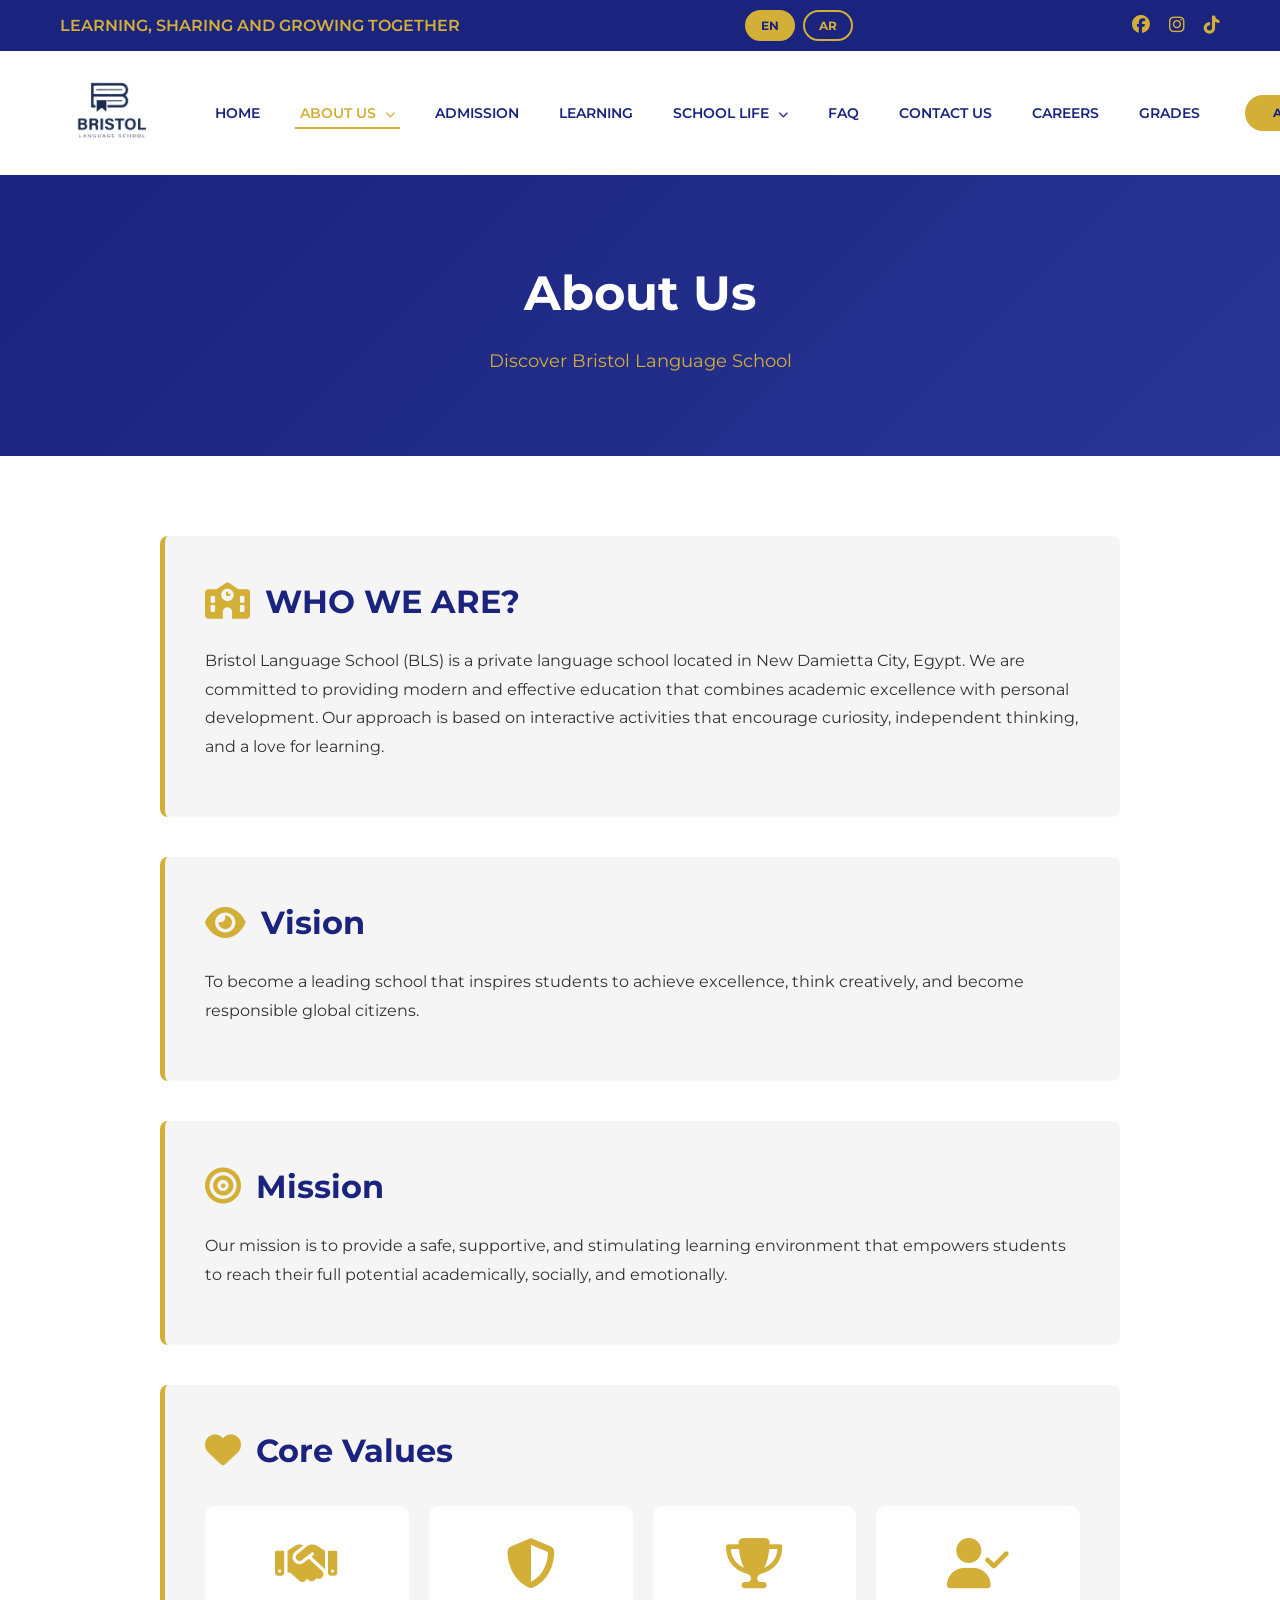
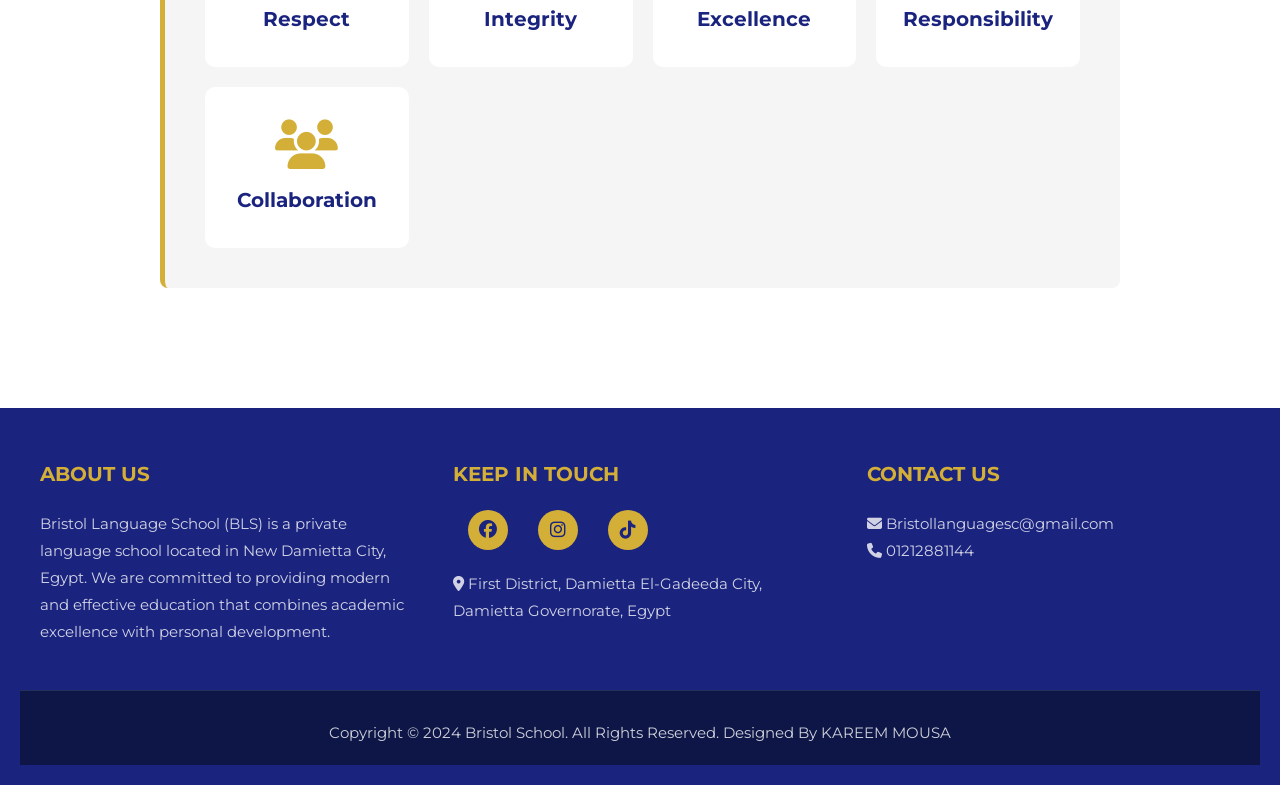
<file: about.html>
<!DOCTYPE html>
<html lang="en">
<head>
    <link rel="stylesheet" href="rtl_styles.css">
    <meta charset="UTF-8">
    <meta name="viewport" content="width=device-width, initial-scale=1.0">
    <title>About Us - Bristol Language School</title>
    <link rel="icon" type="image/png" href="MY DATA/craiyon_045154_image.png">
    <link rel="stylesheet" href="style.css">
    <link rel="preconnect" href="https://fonts.googleapis.com">
    <link href="https://fonts.googleapis.com/css2?family=Montserrat:wght@400;600;700;900&display=swap" rel="stylesheet">
    <link rel="stylesheet" href="https://cdnjs.cloudflare.com/ajax/libs/font-awesome/6.4.0/css/all.min.css">
    
    <style>
        :root {
            --primary-color: #1a237e;
            --secondary-color: #d4af37;
            --text-color: #333333;
            --light-gray: #f5f5f5;
            --white: #ffffff;
            --main-font: 'Montserrat', Arial, sans-serif;
        }
        * {
            margin: 0;
            padding: 0;
            box-sizing: border-box;
        }
        body {
            font-family: var(--main-font);
            color: var(--text-color);
            line-height: 1.6;
        }
        .top-bar {
            background-color: var(--primary-color);
            color: var(--white);
            padding: 10px 0;
        }
        .top-bar .container {
            max-width: 1200px;
            margin: 0 auto;
            padding: 0 20px;
            display: flex;
            justify-content: space-between;
            align-items: center;
        }
        .slogan {
            font-size: 16px;
            text-transform: uppercase;
            font-weight: 600;
            color: var(--secondary-color);
        }
        .social-links a {
            color: var(--secondary-color);
            margin-left: 15px;
            font-size: 18px;
            transition: color 0.3s;
        }
        .social-links a:hover {
            color: var(--white);
        }
        .header {
            background-color: var(--white);
            position: sticky;
            top: 0;
            z-index: 1000;
        }
        .header, .header *, .header::before, .header::after, .header .container, .header .container::before, .header .container::after {
            border: none !important;
            border-top: none !important;
            border-bottom: none !important;
            box-shadow: none !important;
            outline: none !important;
        }
        .header .container {
            max-width: 1200px;
            margin: 0 auto;
            padding: 2px 10px;
            display: flex;
            justify-content: space-between;
            align-items: center;
            gap: 40px;
        }
        .logo {
            flex-shrink: 0;
            display: flex;
            align-items: center;
        }
        .logo img {
            height: 120px;
            width: auto;
            object-fit: contain;
            transition: transform 0.3s ease;
        }
        .logo img:hover {
            transform: scale(1.05);
        }
        .main-menu {
            flex: 1;
            display: flex;
            justify-content: center;
        }
        .nav-menu {
            display: flex;
            list-style: none;
            gap: 30px;
            margin: 0;
            padding: 0;
            align-items: center;
        }
        .nav-menu li {
            margin: 0;
            padding: 0;
        }
        .nav-menu a {
            text-transform: uppercase;
            font-weight: 600;
            font-size: 14px;
            padding: 10px 5px;
            position: relative;
            color: var(--primary-color);
            white-space: nowrap;
            display: inline-block;
            text-decoration: none;
            transition: color 0.3s;
        }
        .nav-menu a:hover, .nav-menu a.active {
            color: var(--secondary-color);
        }
        .nav-menu a::after {
            content: '';
            position: absolute;
            bottom: 5px;
            left: 0;
            width: 0;
            height: 2px;
            background-color: var(--secondary-color);
            transition: width 0.3s ease;
        }
        .nav-menu a:hover::after, .nav-menu a.active::after {
            width: 100%;
        }
        .dropdown {
            position: relative;
        }
        .dropdown > a i {
            font-size: 10px;
            margin-left: 5px;
            transition: transform 0.3s ease;
        }
        .dropdown:hover > a i {
            transform: rotate(180deg);
        }
        .dropdown-menu {
            position: absolute;
            top: 100%;
            left: 0;
            background-color: var(--white);
            box-shadow: 0 5px 15px rgba(0,0,0,0.15);
            border-radius: 8px;
            min-width: 180px;
            opacity: 0;
            visibility: hidden;
            transform: translateY(-10px);
            transition: all 0.3s ease;
            list-style: none;
            padding: 10px 0;
            margin: 0;
            z-index: 100;
        }
        .dropdown:hover .dropdown-menu {
            opacity: 1;
            visibility: visible;
            transform: translateY(0);
        }
        .dropdown-menu li {
            margin: 0;
        }
        .dropdown-menu a {
            display: block;
            padding: 12px 20px;
            color: var(--primary-color);
            font-size: 13px;
            text-transform: uppercase;
            font-weight: 600;
            transition: all 0.3s ease;
        }
        .dropdown-menu a::after {
            display: none;
        }
        .dropdown-menu a:hover {
            background-color: var(--secondary-color);
            color: var(--primary-color);
            padding-left: 25px;
        }
        .btn-apply {
            background-color: var(--secondary-color);
            color: var(--primary-color);
            padding: 12px 28px;
            border-radius: 200px;
            font-weight: 700;
            font-size: 12px;
            text-transform: uppercase;
            white-space: nowrap;
            flex-shrink: 0;
            display: inline-block;
            line-height: 1;
            text-decoration: none;
            transition: all 0.3s;
        }
        .btn-apply:hover {
            background-color: var(--primary-color);
            color: var(--secondary-color);
            border: 2px solid var(--secondary-color);
            padding: 10px 26px;
        }
        .mobile-menu-toggle {
            display: none;
            background: none;
            border: none;
            font-size: 24px;
            color: var(--primary-color);
            cursor: pointer;
            flex-shrink: 0;
        }
        .menu-overlay {
            position: fixed;
            inset: 0;
            background: rgba(0,0,0,0.5);
            z-index: 998;
            opacity: 0;
            visibility: hidden;
            transition: all 0.3s;
        }
        .menu-overlay.active {
            opacity: 1;
            visibility: visible;
        }
        .page-header {
            background: linear-gradient(135deg, var(--primary-color) 0%, #283593 100%);
            padding: 80px 20px;
            text-align: center;
            color: var(--white);
        }
        .page-header h1 {
            font-size: 48px;
            font-weight: 700;
            margin-bottom: 15px;
        }
        .page-header p {
            font-size: 18px;
            color: var(--secondary-color);
        }
        .about-section {
            padding: 80px 20px;
            background-color: var(--white);
        }
        .container {
            max-width: 1000px;
            margin: 0 auto;
        }
        .content-box {
            background-color: var(--light-gray);
            border-left: 5px solid var(--secondary-color);
            padding: 40px;
            margin-bottom: 40px;
            border-radius: 8px;
            transition: all 0.3s ease;
        }
        .content-box:hover {
            transform: translateX(10px);
            box-shadow: 0 5px 20px rgba(0,0,0,0.1);
        }
        .content-box h2 {
            color: var(--primary-color);
            font-size: 32px;
            margin-bottom: 20px;
            font-weight: 700;
            display: flex;
            align-items: center;
            gap: 15px;
        }
        .content-box h2 i {
            color: var(--secondary-color);
            font-size: 36px;
        }
        .content-box p {
            font-size: 16px;
            line-height: 1.8;
            margin-bottom: 15px;
            color: var(--text-color);
        }
        .values-grid {
            display: grid;
            grid-template-columns: repeat(auto-fit, minmax(200px, 1fr));
            gap: 20px;
            margin-top: 30px;
        }
        .value-item {
            background-color: var(--white);
            padding: 30px 20px;
            border-radius: 10px;
            text-align: center;
            transition: all 0.3s ease;
            border: 2px solid transparent;
        }
        .value-item:hover {
            transform: translateY(-10px);
            border-color: var(--secondary-color);
            box-shadow: 0 10px 25px rgba(0,0,0,0.1);
        }
        .value-item i {
            font-size: 50px;
            color: var(--secondary-color);
            margin-bottom: 15px;
            display: block;
        }
        .value-item h3 {
            color: var(--primary-color);
            font-size: 20px;
            font-weight: 700;
        }
        .footer {
            background-color: var(--primary-color);
            color: var(--white);
            padding: 50px 20px 20px;
        }
        .footer-content {
            max-width: 1200px;
            margin: 0 auto;
            display: grid;
            grid-template-columns: repeat(3, 1fr);
            gap: 40px;
            margin-bottom: 30px;
        }
        .footer-col h4 {
            color: var(--secondary-color);
            font-size: 20px;
            font-weight: 700;
            margin-bottom: 20px;
        }
        .footer-col p {
            color: rgba(255,255,255,0.8);
            line-height: 1.8;
            margin-bottom: 15px;
        }
        .footer-social {
            display: flex;
            gap: 15px;
            margin-top: 20px;
        }
        .footer-social a {
            width: 40px;
            height: 40px;
            background-color: var(--secondary-color);
            color: var(--primary-color);
            display: flex;
            align-items: center;
            justify-content: center;
            border-radius: 50%;
            text-decoration: none;
            transition: all 0.3s;
        }
        .footer-social a:hover {
            background-color: var(--white);
            transform: scale(1.1);
        }
        .footer-bottom {
            text-align: center;
            padding-top: 30px;
            border-top: 1px solid rgba(255,255,255,0.1);
            color: rgba(255,255,255,0.8);
        }
        @media (max-width: 1024px) {
            .main-menu {
                position: fixed;
                top: 0;
                left: -100%;
                width: 280px;
                height: 100vh;
                background-color: var(--white);
                box-shadow: 2px 0 10px rgba(0,0,0,0.3);
                transition: left 0.3s ease;
                z-index: 999;
                overflow-y: auto;
                padding-top: 80px;
                display: block;
            }
            .main-menu.active {
                left: 0;
            }
            .nav-menu {
                flex-direction: column;
                gap: 0;
                width: 100%;
            }
            .nav-menu li {
                width: 100%;
                border-bottom: 1px solid #eee;
            }
            .nav-menu a {
                display: block;
                padding: 15px 20px;
                width: 100%;
            }
            .mobile-menu-toggle {
                display: block;
                z-index: 1001;
            }
            .dropdown-menu {
                position: static;
                opacity: 1;
                visibility: visible;
                transform: none;
                box-shadow: none;
                background: var(--light-gray);
                display: none;
                padding: 0;
                border-radius: 0;
            }
            .dropdown.active .dropdown-menu {
                display: block;
            }
            .dropdown-menu li {
                border-bottom: 1px solid #ddd;
            }
            .dropdown-menu a {
                padding: 12px 20px 12px 40px;
                font-size: 14px;
            }
            .footer-content {
                grid-template-columns: 1fr;
            }
            .values-grid {
                grid-template-columns: 1fr;
            }
        }
        @media (max-width: 768px) {
            .top-bar {
                padding: 8px 0;
            }
            .top-bar .container {
                padding: 0 15px;
                gap: 10px;
            }
            .slogan {
                font-size: 9px;
                white-space: normal;
                line-height: 1.3;
                max-width: 58%;
            }
            .social-links {
                display: flex;
                gap: 5px;
                align-items: center;
            }
            .social-links a {
                font-size: 17px;
                margin-left: 0;
                width: 34px;
                height: 34px;
                display: inline-flex;
                align-items: center;
                justify-content: center;
            }
            .header .container {
                padding: 5px 10px;
            }
            .logo img {
                height: 70px;
            }
            .mobile-menu-toggle {
                font-size: 22px;
            }
            .page-header h1 {
                font-size: 36px;
            }
            .content-box {
                padding: 25px 20px;
            }
            .content-box h2 {
                font-size: 26px;
            }
            .about-section {
                padding: 40px 15px;
            }
        }
    </style>
</head>
<body>
<div class="top-bar">
    <div class="container">
        <div class="slogan" data-translate="topBar.slogan">Learning, Sharing and Growing Together</div>
        <div class="lang-switcher">
            <button class="lang-btn active" data-lang="en">EN</button>
            <button class="lang-btn" data-lang="ar">AR</button>
        </div>
        <div class="social-links">
            <a href="https://www.facebook.com/share/1DAwFXqKfG/?mibextid=wwXIfr" target="_blank"><i class="fab fa-facebook"></i></a>
            <a href="#" target="_blank"><i class="fab fa-instagram"></i></a>
            <a href="https://www.tiktok.com/@bristol.schools?is_from_webapp=1&sender_device=pc" target="_blank"><i class="fab fa-tiktok"></i></a>
        </div>
    </div>
</div>

<header class="header">
    <div class="container">
        <div class="logo">
            <img src="mydata/craiyon_045154_image.png" alt="Bristol School Logo">
        </div>
        <nav class="main-menu">
            <ul class="nav-menu">
                <li><a href="index.html" data-translate="nav.home">Home</a></li>
                <li class="dropdown">
                    <a href="about.html" class="active"><span data-translate="nav.about">About Us</span> <i class="fas fa-chevron-down"></i></a>
                    <ul class="dropdown-menu">
                        <li><a href="about.html#who-we-are" data-translate="nav.whoWeAre">Who We Are</a></li>
                        <li><a href="about.html#vision" data-translate="nav.vision">Vision & Mission</a></li>
                        <li><a href="about.html#values" data-translate="nav.values">Core Values</a></li>
                    </ul>
                </li>
                <li><a href="admission.html" data-translate="nav.admission">Admission</a></li>
                <li><a href="learning.html" data-translate="nav.learning">Learning</a></li>
                <li class="dropdown">
                    <a href="#"><span data-translate="nav.schoolLife">School Life</span> <i class="fas fa-chevron-down"></i></a>
                    <ul class="dropdown-menu">
                        <li><a href="gallery.html" data-translate="nav.gallery">Gallery</a></li>
                    </ul>
                </li>
                <li><a href="faq.html" data-translate="nav.faq">FAQ</a></li>
                <li><a href="contact.html" data-translate="nav.contact">Contact Us</a></li>
                <li><a href="careers.html" data-translate="nav.careers">Careers</a></li>
                <li><a href="grades.html" data-translate="nav.grades">Grades</a></li>
            </ul>
        </nav>
        <a href="admission.html" class="btn-apply" data-translate="nav.applyNow">APPLY NOW</a>
        <button class="mobile-menu-toggle">
            <i class="fas fa-bars"></i>
        </button>
    </div>
</header>

<section class="page-header">
    <h1 data-translate="aboutPage.title">About Us</h1>
    <p data-translate="aboutPage.subtitle">Discover Bristol Language School</p>
</section>

<section class="about-section">
    <div class="container">
        <div id="who-we-are" class="content-box" style="scroll-margin-top: 150px;">
            <h2><i class="fas fa-school"></i> <span data-translate="whoWeAre.title">Who We Are</span></h2>
            <p data-translate="whoWeAre.paragraph1">Bristol Language School (BLS) is a leading educational institution located in New Damietta City, Egypt. We are dedicated to providing high-quality education that nurtures academic excellence, character development, and global awareness.</p>
        </div>

        <div id="vision" class="content-box" style="scroll-margin-top: 150px;">
            <h2><i class="fas fa-eye"></i> <span data-translate="aboutPage.visionTitle">Vision</span></h2>
            <p data-translate="aboutPage.visionText">To become a leading school that inspires students to achieve excellence, think creatively, and become responsible global citizens.</p>
        </div>

        <div class="content-box">
            <h2><i class="fas fa-bullseye"></i> <span data-translate="aboutPage.missionTitle">Mission</span></h2>
            <p data-translate="aboutPage.missionText">Our mission is to provide a safe, supportive, and stimulating learning environment that empowers students to reach their full potential academically, socially, and emotionally.</p>
        </div>

        <div id="values" class="content-box">
            <h2><i class="fas fa-heart"></i> <span data-translate="aboutPage.valuesTitle">Core Values</span></h2>
            <div class="values-grid">
                <div class="value-item">
                    <i class="fas fa-handshake"></i>
                    <h3 data-translate="aboutPage.respect">Respect</h3>
                </div>
                <div class="value-item">
                    <i class="fas fa-shield-alt"></i>
                    <h3 data-translate="aboutPage.integrity">Integrity</h3>
                </div>
                <div class="value-item">
                    <i class="fas fa-trophy"></i>
                    <h3 data-translate="aboutPage.excellence">Excellence</h3>
                </div>
                <div class="value-item">
                    <i class="fas fa-user-check"></i>
                    <h3 data-translate="aboutPage.responsibility">Responsibility</h3>
                </div>
                <div class="value-item">
                    <i class="fas fa-users"></i>
                    <h3 data-translate="aboutPage.collaboration">Collaboration</h3>
                </div>
            </div>
        </div>
    </div>
</section>

<footer class="footer">
    <div class="footer-content">
        <div class="footer-col">
            <h4 data-translate="footer.aboutTitle">ABOUT US</h4>
            <p data-translate="footer.aboutText">Bristol Language School (BLS) is a private language school located in New Damietta City, Egypt. We are committed to providing modern and effective education that combines academic excellence with personal development.</p>
        </div>
        <div class="footer-col">
            <h4 data-translate="footer.keepInTouch">KEEP IN TOUCH</h4>
            <div class="footer-social">
                <a href="https://www.facebook.com/share/1DAwFXqKfG/?mibextid=wwXIfr"><i class="fab fa-facebook"></i></a>
                <a href="#"><i class="fab fa-instagram"></i></a>
                <a href="https://www.tiktok.com/@bristol.schools?is_from_webapp=1&sender_device=pc"><i class="fab fa-tiktok"></i></a>
            </div>
            <p style="margin-top: 20px;">
                <i class="fas fa-map-marker-alt"></i> First District, Damietta El-Gadeeda City, Damietta Governorate, Egypt
            </p>
        </div>
        <div class="footer-col">
            <h4 data-translate="footer.contactTitle">CONTACT US</h4>
            <p>
                <i class="fas fa-envelope"></i> Bristollanguagesc@gmail.com<br>
                <i class="fas fa-phone"></i> 01212881144
            </p>
        </div>
    </div>
    <div class="footer-bottom">
        <p data-translate="footer.copyright">Copyright © 2024 Bristol School. All Rights Reserved. Designed By KAREEM MOUSA</p>
    </div>
</footer>

<a href="index.html" class="back-to-home">
    <i class="fas fa-home"></i>
</a>

<a href="#" class="back-to-top">
    <i class="fas fa-chevron-up"></i>
</a>

<div class="menu-overlay"></div>

<script src="script.js"></script>
<script src="translations_file.js"></script>
<script src="language_switcher.js"></script>
</body>
</html>
</file>
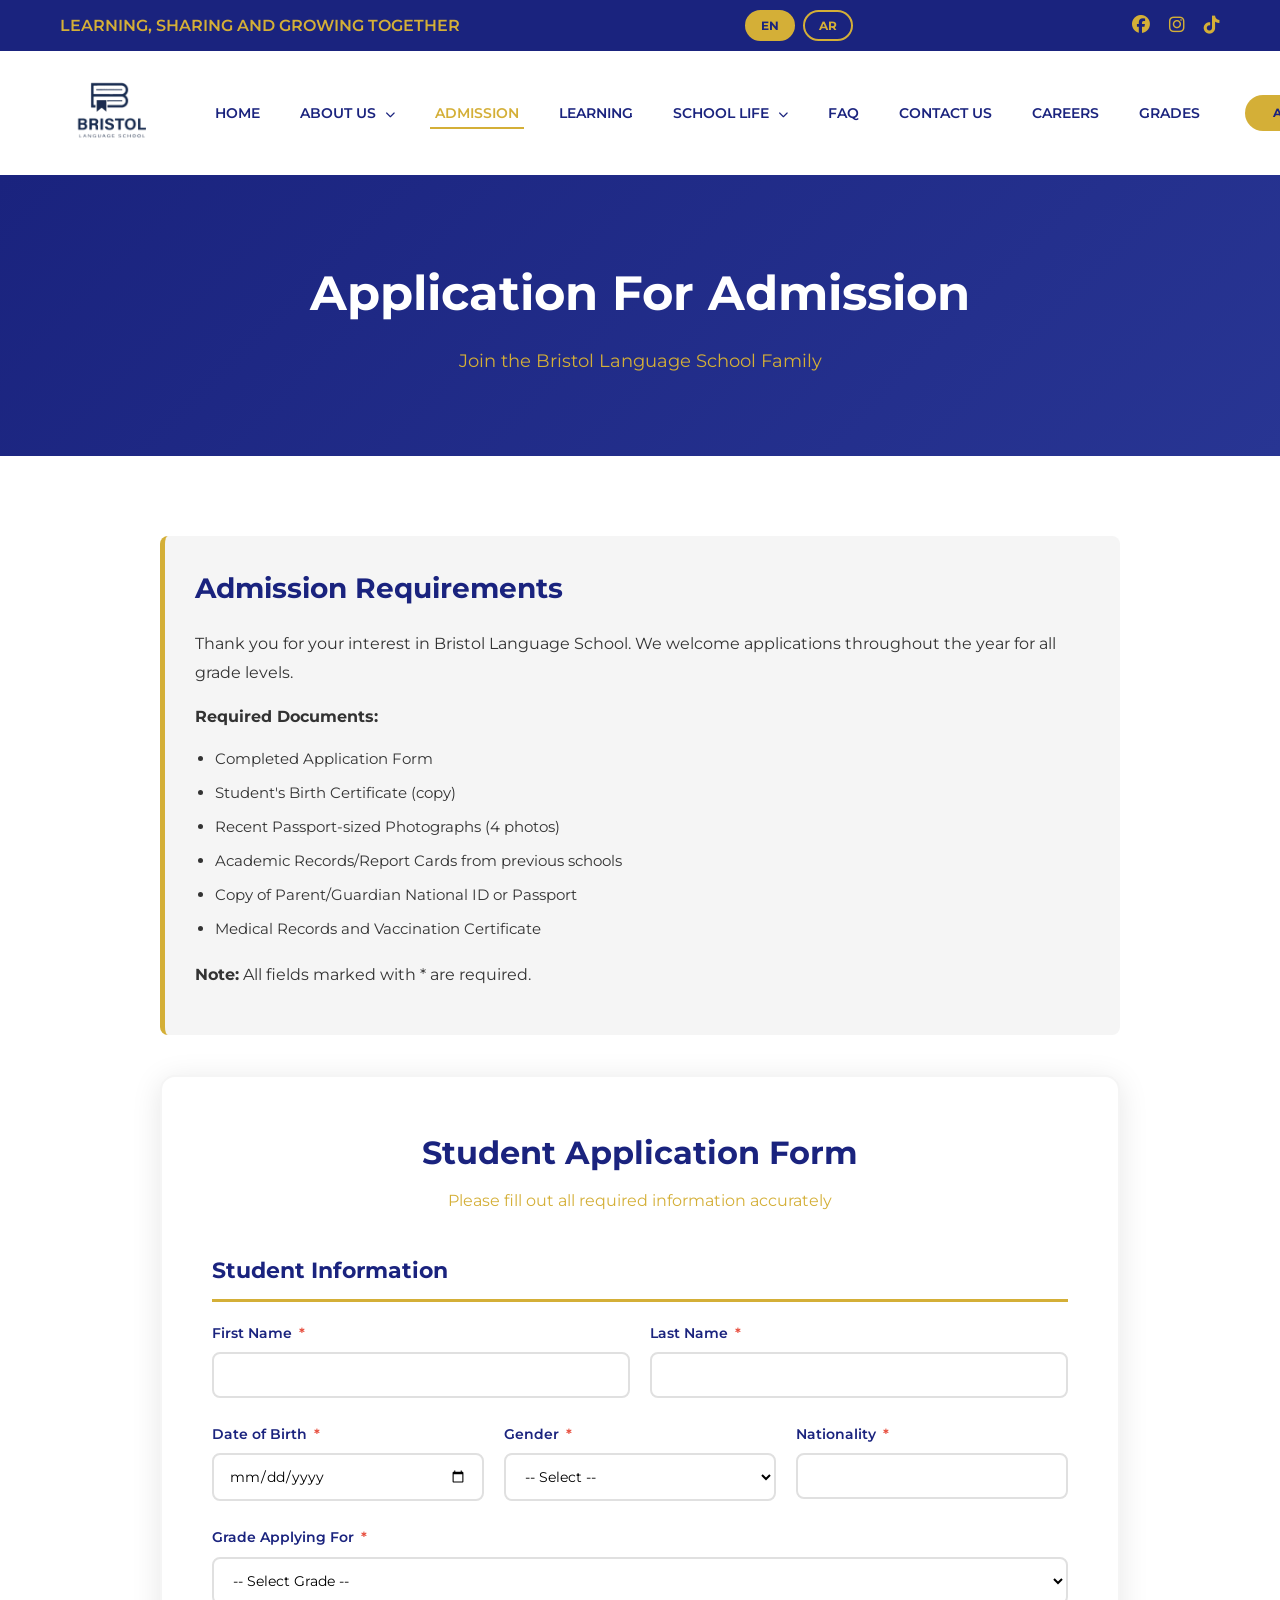
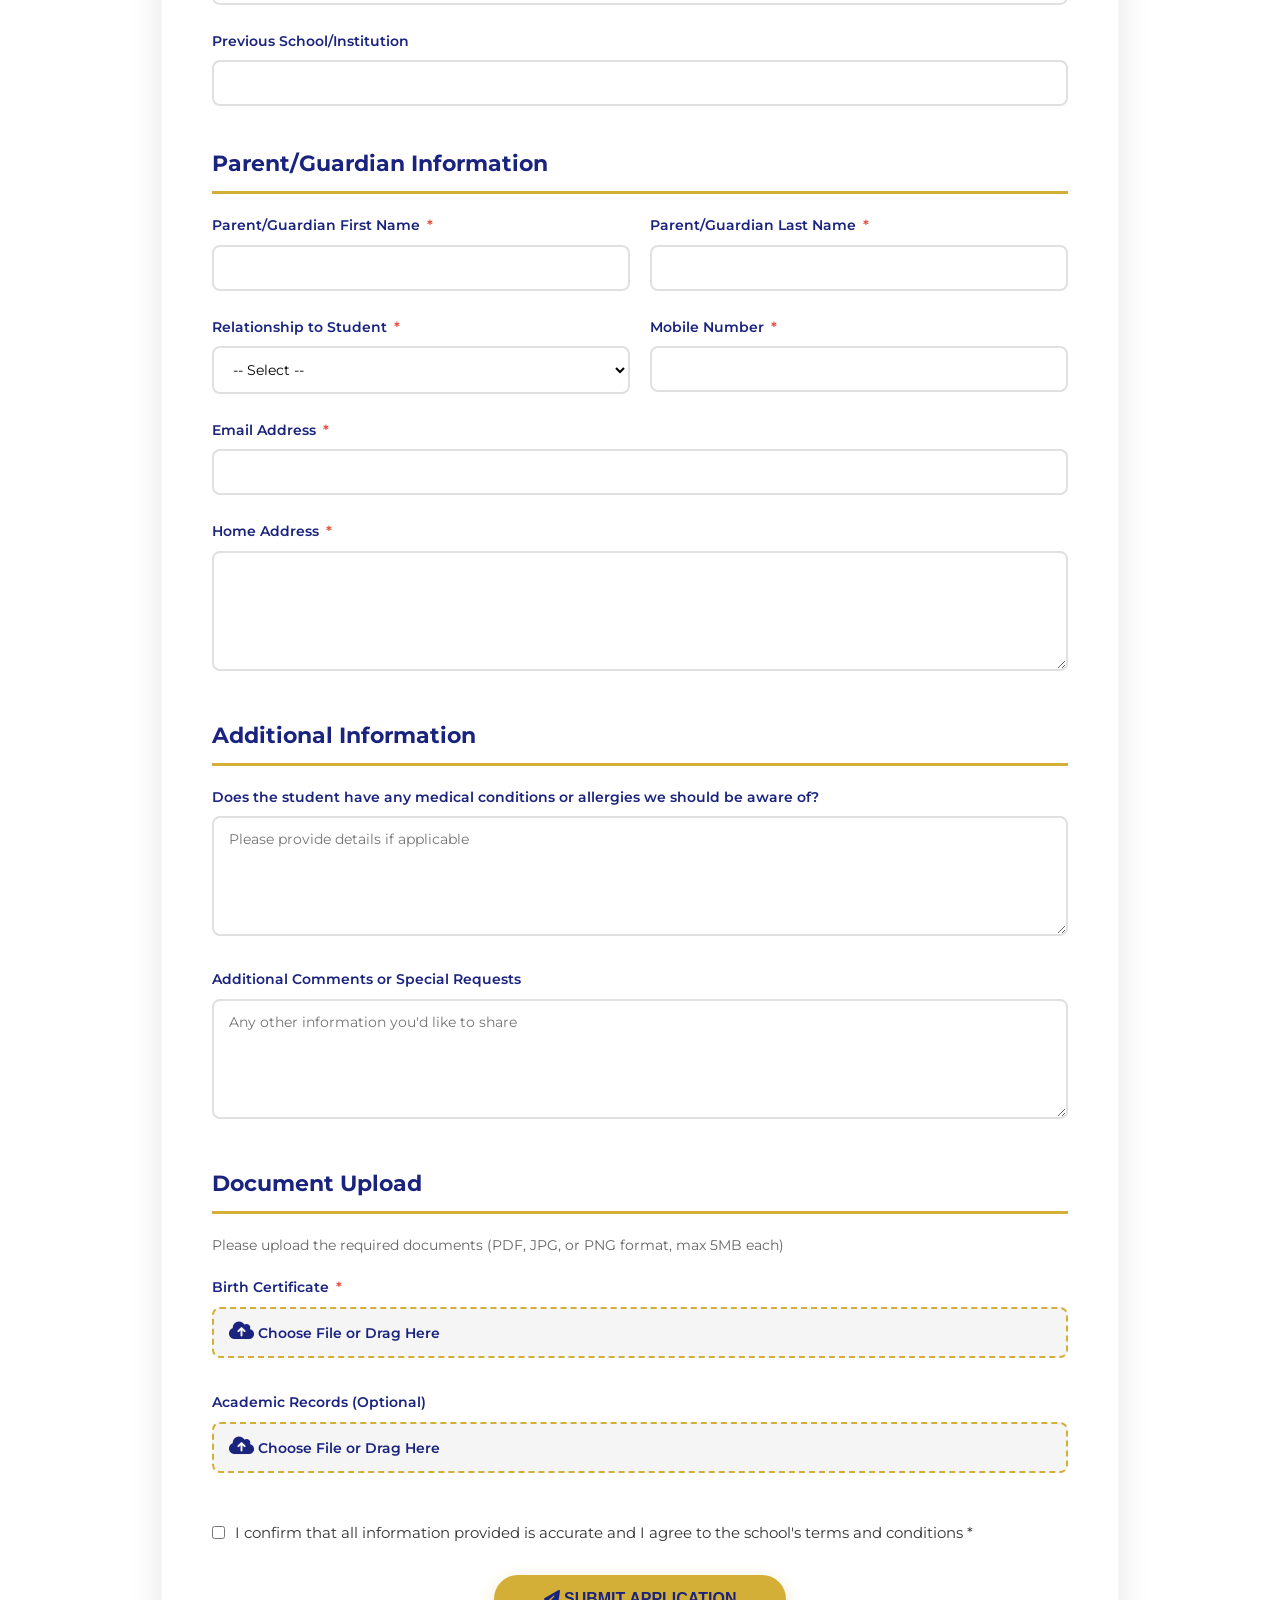
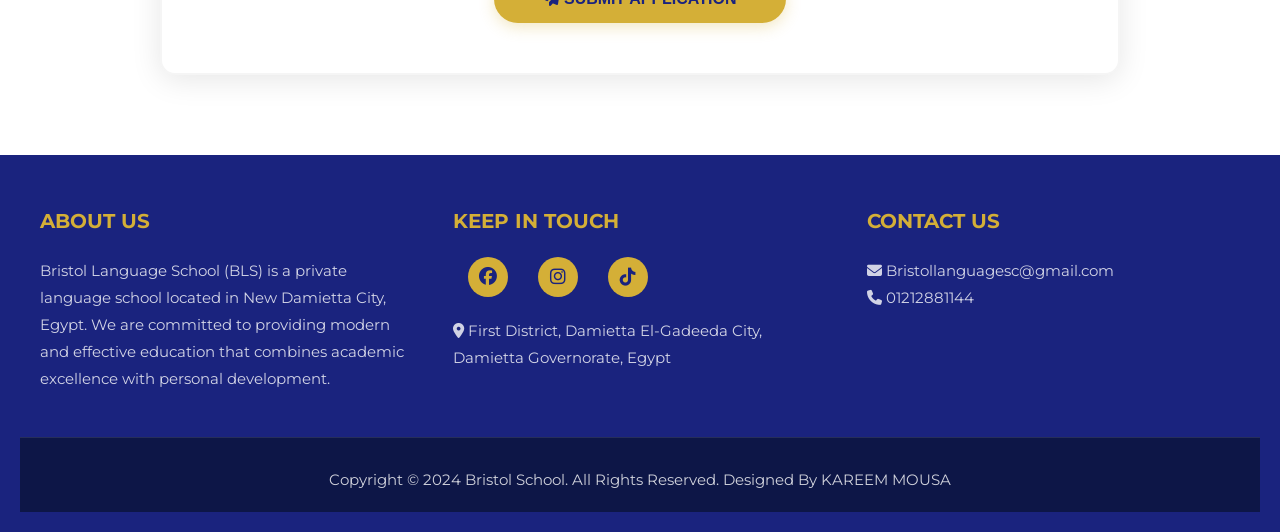
<file: admission.html>
<!DOCTYPE html>
<html lang="en">
<head>
    <link rel="stylesheet" href="rtl_styles.css">
    <meta charset="UTF-8">
    <meta name="viewport" content="width=device-width, initial-scale=1.0">
    <title>Application For Admission - Bristol Language School</title>
    <link rel="icon" type="image/png" href="MY DATA/craiyon_045154_image.png">
    <link rel="stylesheet" href="style.css">
    <link rel="preconnect" href="https://fonts.googleapis.com">
    <link href="https://fonts.googleapis.com/css2?family=Montserrat:wght@400;600;700;900&display=swap" rel="stylesheet">
    <link rel="stylesheet" href="https://cdnjs.cloudflare.com/ajax/libs/font-awesome/6.4.0/css/all.min.css">
    
    <style>
        :root {
            --primary-color: #1a237e;
            --secondary-color: #d4af37;
            --text-color: #333333;
            --light-gray: #f5f5f5;
            --white: #ffffff;
            --main-font: 'Montserrat', Arial, sans-serif;
        }
        * {
            margin: 0;
            padding: 0;
            box-sizing: border-box;
        }
        body {
            font-family: var(--main-font);
            color: var(--text-color);
            line-height: 1.6;
        }
        .top-bar {
            background-color: var(--primary-color);
            color: var(--white);
            padding: 10px 0;
            border: none;
        }
        .top-bar .container {
            max-width: 1200px;
            margin: 0 auto;
            padding: 0 20px;
            display: flex;
            justify-content: space-between;
            align-items: center;
        }
        .slogan {
            font-size: 16px;
            text-transform: uppercase;
            font-weight: 600;
            color: var(--secondary-color);
        }
        .social-links a {
            color: var(--secondary-color);
            margin-left: 15px;
            font-size: 18px;
            transition: color 0.3s;
        }
        .social-links a:hover {
            color: var(--white);
        }
        .header {
            background-color: var(--white);
            position: sticky;
            top: 0;
            z-index: 1000;
        }
        .header, .header *, .header::before, .header::after, .header .container, .header .container::before, .header .container::after {
            border: none !important;
            border-top: none !important;
            border-bottom: none !important;
            box-shadow: none !important;
            outline: none !important;
        }
        .header .container {
            max-width: 1200px;
            margin: 0 auto;
            padding: 2px 10px;
            display: flex;
            justify-content: space-between;
            align-items: center;
            gap: 40px;
        }
        .logo {
            flex-shrink: 0;
            display: flex;
            align-items: center;
        }
        .logo, .logo *, .logo::before, .logo::after, .logo img {
            border: none !important;
            box-shadow: none !important;
            outline: none !important;
        }
        .logo img {
            height: 120px;
            width: auto;
            object-fit: contain;
            transition: transform 0.3s ease;
        }
        .logo img:hover {
            transform: scale(1.05);
        }
        .main-menu {
            flex: 1;
            display: flex;
            justify-content: center;
        }
        .nav-menu {
            display: flex;
            list-style: none;
            gap: 30px;
            margin: 0;
            padding: 0;
            align-items: center;
        }
        .nav-menu li {
            margin: 0;
            padding: 0;
        }
        .nav-menu a {
            text-transform: uppercase;
            font-weight: 600;
            font-size: 14px;
            padding: 10px 5px;
            position: relative;
            color: var(--primary-color);
            white-space: nowrap;
            display: inline-block;
            text-decoration: none;
            transition: color 0.3s;
        }
        .nav-menu a:hover, .nav-menu a.active {
            color: var(--secondary-color);
        }
        .nav-menu a::after {
            content: '';
            position: absolute;
            bottom: 5px;
            left: 0;
            width: 0;
            height: 2px;
            background-color: var(--secondary-color);
            transition: width 0.3s ease;
        }
        .nav-menu a:hover::after, .nav-menu a.active::after {
            width: 100%;
        }
        .dropdown {
            position: relative;
        }
        .dropdown > a i {
            font-size: 10px;
            margin-left: 5px;
            transition: transform 0.3s ease;
        }
        .dropdown:hover > a i {
            transform: rotate(180deg);
        }
        .dropdown-menu {
            position: absolute;
            top: 100%;
            left: 0;
            background-color: var(--white);
            box-shadow: 0 5px 15px rgba(0,0,0,0.15);
            border-radius: 8px;
            min-width: 180px;
            opacity: 0;
            visibility: hidden;
            transform: translateY(-10px);
            transition: all 0.3s ease;
            list-style: none;
            padding: 10px 0;
            margin: 0;
            z-index: 100;
        }
        .dropdown:hover .dropdown-menu {
            opacity: 1;
            visibility: visible;
            transform: translateY(0);
        }
        .dropdown-menu li {
            margin: 0;
        }
        .dropdown-menu a {
            display: block;
            padding: 12px 20px;
            color: var(--primary-color);
            font-size: 13px;
            text-transform: uppercase;
            font-weight: 600;
            transition: all 0.3s ease;
        }
        .dropdown-menu a::after {
            display: none;
        }
        .dropdown-menu a:hover {
            background-color: var(--secondary-color);
            color: var(--primary-color);
            padding-left: 25px;
        }
        .btn-apply {
            background-color: var(--secondary-color);
            color: var(--primary-color);
            padding: 12px 28px;
            border-radius: 200px;
            font-weight: 700;
            font-size: 12px;
            text-transform: uppercase;
            white-space: nowrap;
            flex-shrink: 0;
            display: inline-block;
            line-height: 1;
            text-decoration: none;
            transition: all 0.3s;
        }
        .btn-apply:hover {
            background-color: var(--primary-color);
            color: var(--secondary-color);
            border: 2px solid var(--secondary-color);
            padding: 10px 26px;
        }
        .mobile-menu-toggle {
            display: none;
            background: none;
            border: none;
            font-size: 24px;
            color: var(--primary-color);
            cursor: pointer;
            flex-shrink: 0;
        }
        .menu-overlay {
            position: fixed;
            inset: 0;
            background: rgba(0,0,0,0.5);
            z-index: 998;
            opacity: 0;
            visibility: hidden;
            transition: all 0.3s;
        }
        .menu-overlay.active {
            opacity: 1;
            visibility: visible;
        }
        .page-header {
            background: linear-gradient(135deg, var(--primary-color) 0%, #283593 100%);
            padding: 80px 20px;
            text-align: center;
            color: var(--white);
        }
        .page-header h1 {
            font-size: 48px;
            font-weight: 700;
            margin-bottom: 15px;
        }
        .page-header p {
            font-size: 18px;
            color: var(--secondary-color);
        }
        .admission-section {
            padding: 80px 20px;
            background-color: var(--white);
        }
        .container {
            max-width: 1000px;
            margin: 0 auto;
        }
        .info-box {
            background-color: var(--light-gray);
            border-left: 5px solid var(--secondary-color);
            padding: 30px;
            margin-bottom: 40px;
            border-radius: 8px;
        }
        .info-box h2 {
            color: var(--primary-color);
            font-size: 28px;
            margin-bottom: 20px;
            font-weight: 700;
        }
        .info-box p {
            font-size: 16px;
            line-height: 1.8;
            margin-bottom: 15px;
        }
        .info-box ul {
            margin-left: 20px;
            margin-top: 15px;
        }
        .info-box ul li {
            margin-bottom: 10px;
            font-size: 15px;
        }
        .application-form {
            background-color: var(--white);
            padding: 50px;
            border-radius: 15px;
            box-shadow: 0 5px 30px rgba(0,0,0,0.1);
            border: 2px solid var(--light-gray);
        }
        .application-form h2 {
            color: var(--primary-color);
            font-size: 32px;
            margin-bottom: 10px;
            font-weight: 700;
            text-align: center;
        }
        .application-form .subtitle {
            text-align: center;
            color: var(--secondary-color);
            font-size: 16px;
            margin-bottom: 40px;
        }
        .form-section {
            margin-bottom: 40px;
        }
        .form-section h3 {
            color: var(--primary-color);
            font-size: 22px;
            margin-bottom: 20px;
            font-weight: 700;
            border-bottom: 3px solid var(--secondary-color);
            padding-bottom: 10px;
        }
        .form-group {
            margin-bottom: 25px;
        }
        .form-group label {
            display: block;
            margin-bottom: 8px;
            color: var(--primary-color);
            font-weight: 600;
            font-size: 14px;
        }
        .form-group label .required {
            color: #e74c3c;
            margin-left: 3px;
        }
        .form-group input, .form-group textarea, .form-group select {
            width: 100%;
            padding: 12px 15px;
            border: 2px solid #e0e0e0;
            border-radius: 8px;
            font-family: var(--main-font);
            font-size: 14px;
            transition: border-color 0.3s;
            background-color: var(--white);
        }
        .form-group input:focus, .form-group textarea:focus, .form-group select:focus {
            outline: none;
            border-color: var(--secondary-color);
        }
        .form-group select {
            cursor: pointer;
        }
        .form-group textarea {
            resize: vertical;
            min-height: 120px;
        }
        .form-row {
            display: grid;
            grid-template-columns: 1fr 1fr;
            gap: 20px;
        }
        .form-row-3 {
            display: grid;
            grid-template-columns: 1fr 1fr 1fr;
            gap: 20px;
        }
        .file-upload {
            position: relative;
            display: inline-block;
            width: 100%;
        }
        .file-upload input[type="file"] {
            position: absolute;
            opacity: 0;
            width: 100%;
            height: 100%;
            cursor: pointer;
        }
        .file-upload-label {
            display: flex;
            align-items: center;
            justify-content: center;
            gap: 10px;
            padding: 12px 15px;
            background-color: var(--light-gray);
            border: 2px dashed var(--secondary-color);
            border-radius: 8px;
            cursor: pointer;
            transition: all 0.3s;
        }
        .file-upload-label:hover {
            background-color: var(--secondary-color);
            color: var(--primary-color);
        }
        .file-upload-label i {
            font-size: 20px;
        }
        .checkbox-group {
            display: flex;
            align-items: center;
            gap: 10px;
            margin-bottom: 20px;
        }
        .checkbox-group input[type="checkbox"] {
            width: auto;
            cursor: pointer;
        }
        .checkbox-group label {
            margin: 0;
            cursor: pointer;
            font-weight: 400;
        }
        .submit-btn {
            background-color: var(--secondary-color);
            color: var(--primary-color);
            padding: 15px 50px;
            border: none;
            border-radius: 50px;
            font-weight: 700;
            font-size: 16px;
            text-transform: uppercase;
            cursor: pointer;
            transition: all 0.3s;
            display: block;
            margin: 30px auto 0;
            box-shadow: 0 4px 15px rgba(212, 175, 55, 0.3);
        }
        .submit-btn:hover {
            background-color: var(--primary-color);
            color: var(--secondary-color);
            transform: translateY(-2px);
            box-shadow: 0 6px 20px rgba(0,0,0,0.2);
        }
        .footer {
            background-color: var(--primary-color);
            color: var(--white);
            padding: 50px 20px 20px;
        }
        .footer-content {
            max-width: 1200px;
            margin: 0 auto;
            display: grid;
            grid-template-columns: repeat(3, 1fr);
            gap: 40px;
            margin-bottom: 30px;
        }
        .footer-col h4 {
            color: var(--secondary-color);
            font-size: 20px;
            font-weight: 700;
            margin-bottom: 20px;
        }
        .footer-col p {
            color: rgba(255,255,255,0.8);
            line-height: 1.8;
            margin-bottom: 15px;
        }
        .footer-social {
            display: flex;
            gap: 15px;
            margin-top: 20px;
        }
        .footer-social a {
            width: 40px;
            height: 40px;
            background-color: var(--secondary-color);
            color: var(--primary-color);
            display: flex;
            align-items: center;
            justify-content: center;
            border-radius: 50%;
            text-decoration: none;
            transition: all 0.3s;
        }
        .footer-social a:hover {
            background-color: var(--white);
            transform: scale(1.1);
        }
        .footer-bottom {
            text-align: center;
            padding-top: 30px;
            border-top: 1px solid rgba(255,255,255,0.1);
            color: rgba(255,255,255,0.8);
        }
        @media (max-width: 1024px) {
            .main-menu {
                position: fixed;
                top: 0;
                left: -100%;
                width: 280px;
                height: 100vh;
                background-color: var(--white);
                box-shadow: 2px 0 10px rgba(0,0,0,0.3);
                transition: left 0.3s ease;
                z-index: 999;
                overflow-y: auto;
                padding-top: 80px;
                display: block;
            }
            .main-menu.active {
                left: 0;
            }
            .nav-menu {
                flex-direction: column;
                gap: 0;
                width: 100%;
            }
            .nav-menu li {
                width: 100%;
                border-bottom: 1px solid #eee;
            }
            .nav-menu a {
                display: block;
                padding: 15px 20px;
                width: 100%;
            }
            .mobile-menu-toggle {
                display: block;
                z-index: 1001;
            }
            .dropdown-menu {
                position: static;
                opacity: 1;
                visibility: visible;
                transform: none;
                box-shadow: none;
                background: var(--light-gray);
                display: none !important;
                padding: 0;
                border-radius: 0;
                max-height: 0;
                overflow: hidden;
                transition: max-height 0.3s ease;
            }
            .dropdown.active .dropdown-menu {
                display: block !important;
                max-height: 500px;
            }
            .dropdown-menu li {
                border-bottom: 1px solid #ddd;
            }
            .dropdown-menu a {
                padding: 12px 20px 12px 40px;
                font-size: 14px;
            }
            .footer-content {
                grid-template-columns: 1fr;
            }
        }
        @media (max-width: 768px) {
            .top-bar {
                padding: 8px 0;
            }
            .top-bar .container {
                padding: 0 15px;
                gap: 10px;
            }
            .slogan {
                font-size: 8px;
                white-space: normal;
                line-height: 1.2;
                max-width: 55%;
            }
            .social-links {
                display: flex;
                gap: 5px;
                align-items: center;
            }
            .social-links a {
                font-size: 16px;
                margin-left: 0;
                width: 32px;
                height: 32px;
                display: inline-flex;
                align-items: center;
                justify-content: center;
            }
            .header .container {
                padding: 5px 10px;
            }
            .logo img {
                height: 70px;
            }
            .mobile-menu-toggle {
                font-size: 22px;
            }
            .page-header h1 {
                font-size: 36px;
            }
            .form-row, .form-row-3 {
                grid-template-columns: 1fr;
            }
            .application-form {
                padding: 30px 20px;
            }
            .info-box {
                padding: 20px;
            }
        }
    </style>
</head>
<body>
<div class="top-bar">
    <div class="container">
        <div class="slogan" data-translate="topBar.slogan">Learning, Sharing and Growing Together</div>
        <div class="lang-switcher">
            <button class="lang-btn active" data-lang="en">EN</button>
            <button class="lang-btn" data-lang="ar">AR</button>
        </div>
        <div class="social-links">
            <a href="https://www.facebook.com/share/1DAwFXqKfG/?mibextid=wwXIfr" target="_blank"><i class="fab fa-facebook"></i></a>
            <a href="#" target="_blank"><i class="fab fa-instagram"></i></a>
            <a href="https://www.tiktok.com/@bristol.schools?is_from_webapp=1&sender_device=pc" target="_blank"><i class="fab fa-tiktok"></i></a>
        </div>
    </div>
</div>

<header class="header">
    <div class="container">
        <div class="logo">
            <img src="mydata/craiyon_045154_image.png" alt="Bristol School Logo">
        </div>
        <nav class="main-menu">
            <ul class="nav-menu">
                <li><a href="index.html" data-translate="nav.home">Home</a></li>
                <li class="dropdown">
                    <a href="about.html"><span data-translate="nav.about">About Us</span> <i class="fas fa-chevron-down"></i></a>
                    <ul class="dropdown-menu">
                        <li><a href="about.html#who-we-are" data-translate="nav.whoWeAre">Who We Are</a></li>
                        <li><a href="about.html" data-translate="nav.moreAbout">More About</a></li>
                    </ul>
                </li>
                <li><a href="admission.html" data-translate="nav.admission" class="active">Admission</a></li>
                <li><a href="learning.html" data-translate="nav.learning">Learning</a></li>
                <li class="dropdown">
                    <a href="#"><span data-translate="nav.schoolLife">School Life</span> <i class="fas fa-chevron-down"></i></a>
                    <ul class="dropdown-menu">
                        <li><a href="gallery.html" data-translate="nav.gallery">Gallery</a></li>
                    </ul>
                </li>
                <li><a href="faq.html" data-translate="nav.faq">FAQ</a></li>
                <li><a href="contact.html" data-translate="nav.contact">Contact Us</a></li>
                <li><a href="careers.html" data-translate="nav.careers">Careers</a></li>
                <li><a href="grades.html" data-translate="nav.grades">Grades</a></li>            
            </ul>
        </nav>
        <a href="admission.html" class="btn-apply" data-translate="nav.applyNow">APPLY NOW</a>
        <button class="mobile-menu-toggle">
            <i class="fas fa-bars"></i>
        </button>
    </div>
</header>

<section class="page-header">
    <h1 data-translate="admissionPage.title">Application For Admission</h1>
    <p data-translate="admissionPage.subtitle">Join the Bristol Language School Family</p>
</section>

<section class="admission-section">
    <div class="container">
        <div class="info-box">
            <h2 data-translate="admissionPage.requirementsTitle">Admission Requirements</h2>
            <p data-translate="admissionPage.thankYou">Thank you for your interest in Bristol Language School. We welcome applications throughout the year for all grade levels.</p>
            
            <p><strong data-translate="admissionPage.requiredDocs">Required Documents:</strong></p>
            <ul>
                <li data-translate="admissionPage.doc1">Completed Application Form</li>
                <li data-translate="admissionPage.doc2">Student's Birth Certificate (copy)</li>
                <li data-translate="admissionPage.doc3">Recent Passport-sized Photographs (4 photos)</li>
                <li data-translate="admissionPage.doc4">Academic Records/Report Cards from previous schools</li>
                <li data-translate="admissionPage.doc5">Copy of Parent/Guardian National ID or Passport</li>
                <li data-translate="admissionPage.doc6">Medical Records and Vaccination Certificate</li>
            </ul>

            <p style="margin-top: 20px;"><strong data-translate="admissionPage.note">Note:</strong> <span data-translate="admissionPage.noteText">All fields marked with <span style="color: #e74c3c;">*</span> are required.</span></p>
        </div>

        <div class="application-form">
            <h2 data-translate="admissionPage.formTitle">Student Application Form</h2>
            <p class="subtitle" data-translate="admissionPage.formSubtitle">Please fill out all required information accurately</p>

            <form action="https://formsubmit.co/INFO.Bristol@proton.me" method="POST" enctype="multipart/form-data">
                
                <input type="hidden" name="_subject" value="New Student Application - Bristol Language School">
                <input type="hidden" name="_captcha" value="false">
                <input type="hidden" name="_template" value="table">
                <input type="hidden" name="_next" value="https://bristollanguageschool-bls.netlify.app/thank-you.html">
                
                <div class="form-section">
                    <h3 data-translate="admissionPage.studentInfo">Student Information</h3>
                    
                    <div class="form-row">
                        <div class="form-group">
                            <label for="studentFirstName"><span data-translate="admissionPage.firstName">First Name</span> <span class="required">*</span></label>
                            <input type="text" id="studentFirstName" name="Student_First_Name" required>
                        </div>
                        <div class="form-group">
                            <label for="studentLastName"><span data-translate="admissionPage.lastName">Last Name</span> <span class="required">*</span></label>
                            <input type="text" id="studentLastName" name="Student_Last_Name" required>
                        </div>
                    </div>

                    <div class="form-row-3">
                        <div class="form-group">
                            <label for="dateOfBirth"><span data-translate="admissionPage.dateOfBirth">Date of Birth</span> <span class="required">*</span></label>
                            <input type="date" id="dateOfBirth" name="Date_of_Birth" required>
                        </div>
                        <div class="form-group">
                            <label for="gender"><span data-translate="admissionPage.gender">Gender</span> <span class="required">*</span></label>
                            <select id="gender" name="Gender" required>
                                <option value="" data-translate="admissionPage.selectGender">-- Select --</option>
                                <option value="male" data-translate="admissionPage.male">Male</option>
                                <option value="female" data-translate="admissionPage.female">Female</option>
                            </select>
                        </div>
                        <div class="form-group">
                            <label for="nationality"><span data-translate="admissionPage.nationality">Nationality</span> <span class="required">*</span></label>
                            <input type="text" id="nationality" name="Nationality" required>
                        </div>
                    </div>

                    <div class="form-group">
                        <label for="gradeApplying"><span data-translate="admissionPage.gradeApplying">Grade Applying For</span> <span class="required">*</span></label>
                        <select id="gradeApplying" name="Grade_Applying_For" required>
                            <option value="" data-translate="admissionPage.selectGrade">-- Select Grade --</option>
                            <option value="pre-kg" data-translate="admissionPage.preKg">Pre-Kindergarten</option>
                            <option value="kg1" data-translate="admissionPage.kg1">KG 1</option>
<option value="kg2" data-translate="admissionPage.kg2">KG 2</option>
<option value="grade1" data-translate="admissionPage.grade1">Grade 1</option>
<option value="grade2" data-translate="admissionPage.grade2">Grade 2</option>
<option value="grade3" data-translate="admissionPage.grade3">Grade 3</option>
<option value="grade4" data-translate="admissionPage.grade4">Grade 4</option>
<option value="grade5" data-translate="admissionPage.grade5">Grade 5</option>
<option value="grade6" data-translate="admissionPage.grade6">Grade 6</option>
<option value="grade7" data-translate="admissionPage.grade7">Grade 7</option>
<option value="grade8" data-translate="admissionPage.grade8">Grade 8</option>
<option value="grade9" data-translate="admissionPage.grade9">Grade 9</option>
<option value="grade10" data-translate="admissionPage.grade10">Grade 10</option>
<option value="grade11" data-translate="admissionPage.grade11">Grade 11</option>
<option value="grade12" data-translate="admissionPage.grade12">Grade 12</option>
                        </select>
                    </div>

                    <div class="form-group">
                        <label for="previousSchool" data-translate="admissionPage.previousSchool">Previous School/Institution</label>
                        <input type="text" id="previousSchool" name="Previous_School">
                    </div>
                </div>

                <div class="form-section">
                    <h3 data-translate="admissionPage.parentInfo">Parent/Guardian Information</h3>
                    
                    <div class="form-row">
                        <div class="form-group">
                            <label for="parentFirstName"><span data-translate="admissionPage.parentFirstName">Parent/Guardian First Name</span> <span class="required">*</span></label>
                            <input type="text" id="parentFirstName" name="Parent_First_Name" required>
                        </div>
                        <div class="form-group">
                            <label for="parentLastName"><span data-translate="admissionPage.parentLastName">Parent/Guardian Last Name</span> <span class="required">*</span></label>
                            <input type="text" id="parentLastName" name="Parent_Last_Name" required>
                        </div>
                    </div>

                    <div class="form-row">
                        <div class="form-group">
                            <label for="relationship"><span data-translate="admissionPage.relationship">Relationship to Student</span> <span class="required">*</span></label>
                            <select id="relationship" name="Relationship" required>
                                <option value="" data-translate="admissionPage.selectRelationship">-- Select --</option>
                                <option value="father" data-translate="admissionPage.father">Father</option>
                                <option value="mother" data-translate="admissionPage.mother">Mother</option>
                                <option value="guardian" data-translate="admissionPage.guardian">Legal Guardian</option>
                            </select>
                        </div>
                        <div class="form-group">
                            <label for="parentPhone"><span data-translate="admissionPage.mobileNumber">Mobile Number</span> <span class="required">*</span></label>
                            <input type="tel" id="parentPhone" name="Parent_Phone" required>
                        </div>
                    </div>

                    <div class="form-group">
                        <label for="parentEmail"><span data-translate="admissionPage.emailAddress">Email Address</span> <span class="required">*</span></label>
                        <input type="email" id="parentEmail" name="Parent_Email" required>
                    </div>

                    <div class="form-group">
                        <label for="address"><span data-translate="admissionPage.homeAddress">Home Address</span> <span class="required">*</span></label>
                        <textarea id="address" name="Address" required></textarea>
                    </div>
                </div>

                <div class="form-section">
                    <h3 data-translate="admissionPage.additionalInfo">Additional Information</h3>
                    
                    <div class="form-group">
                        <label for="medicalConditions" data-translate="admissionPage.medicalConditions">Does the student have any medical conditions or allergies we should be aware of?</label>
                        <textarea id="medicalConditions" name="Medical_Conditions" data-translate="admissionPage.medicalPlaceholder" placeholder="Please provide details if applicable"></textarea>
                    </div>

                    <div class="form-group">
                        <label for="additionalInfo" data-translate="admissionPage.additionalComments">Additional Comments or Special Requests</label>
                        <textarea id="additionalInfo" name="Additional_Info" data-translate="admissionPage.additionalPlaceholder" placeholder="Any other information you'd like to share"></textarea>
                    </div>
                </div>

                <div class="form-section">
                    <h3 data-translate="admissionPage.documentUpload">Document Upload</h3>
                    <p style="margin-bottom: 20px; font-size: 14px; color: #666;" data-translate="admissionPage.uploadNote">Please upload the required documents (PDF, JPG, or PNG format, max 5MB each)</p>
                    
                    <div class="form-group">
                        <label><span data-translate="admissionPage.birthCertificate">Birth Certificate</span> <span class="required">*</span></label>
                        <div class="file-upload">
                            <input type="file" id="birthCertificate" name="Birth_Certificate" accept=".pdf,.jpg,.jpeg,.png" required>
                            <label for="birthCertificate" class="file-upload-label">
                                <i class="fas fa-cloud-upload-alt"></i>
                                <span data-translate="admissionPage.chooseFile">Choose File or Drag Here</span>
                            </label>
                        </div>
                    </div>

                    <div class="form-group">
                        <label data-translate="admissionPage.academicRecords">Academic Records (Optional)</label>
                        <div class="file-upload">
                            <input type="file" id="academicRecords" name="Academic_Records" accept=".pdf,.jpg,.jpeg,.png">
                            <label for="academicRecords" class="file-upload-label">
                                <i class="fas fa-cloud-upload-alt"></i>
                                <span data-translate="admissionPage.chooseFile">Choose File or Drag Here</span>
                            </label>
                        </div>
                    </div>
                </div>

                <div class="checkbox-group">
                    <input type="checkbox" id="termsAccept" name="Terms_Accepted" required>
                    <label for="termsAccept"><span data-translate="admissionPage.terms">I confirm that all information provided is accurate and I agree to the school's terms and conditions</span> <span class="required">*</span></label>
                </div>

                <button type="submit" class="submit-btn">
                    <i class="fas fa-paper-plane"></i> <span data-translate="admissionPage.submitBtn">Submit Application</span>
                </button>
            </form>
        </div>
    </div>
</section>

<footer class="footer">
    <div class="footer-content">
        <div class="footer-col">
            <h4 data-translate="footer.aboutTitle">ABOUT US</h4>
            <p data-translate="footer.aboutText">Bristol Language School (BLS) is a private language school located in New Damietta City, Egypt. We are committed to providing modern and effective education that combines academic excellence with personal development.</p>
        </div>
        <div class="footer-col">
            <h4 data-translate="footer.keepInTouch">KEEP IN TOUCH</h4>
            <div class="footer-social">
                <a href="https://www.facebook.com/share/1DAwFXqKfG/?mibextid=wwXIfr"><i class="fab fa-facebook"></i></a>
                <a href="#"><i class="fab fa-instagram"></i></a>
                <a href="https://www.tiktok.com/@bristol.schools?is_from_webapp=1&sender_device=pc"><i class="fab fa-tiktok"></i></a>
            </div>
            <p style="margin-top: 20px;">
                <i class="fas fa-map-marker-alt"></i> First District, Damietta El-Gadeeda City, Damietta Governorate, Egypt
            </p>
        </div>
        <div class="footer-col">
            <h4 data-translate="footer.contactTitle">CONTACT US</h4>
            <p>
                <i class="fas fa-envelope"></i> Bristollanguagesc@gmail.com<br>
                <i class="fas fa-phone"></i> 01212881144
            </p>
        </div>
    </div>
    <div class="footer-bottom">
        <p data-translate="footer.copyright">Copyright © 2024 Bristol School. All Rights Reserved. Designed By KAREEM MOUSA</p>
    </div>
</footer>

<a href="index.html" class="back-to-home">
    <i class="fas fa-home"></i>
</a>

<a href="#" class="back-to-top">
    <i class="fas fa-chevron-up"></i>
</a>

<div class="menu-overlay"></div>

<script src="script.js"></script>
<script>
    document.querySelectorAll('input[type="file"]').forEach(input => {
        input.addEventListener('change', function() {
            const label = this.nextElementSibling?.querySelector('span');
            if (label) {
                if (this.files.length > 0) {
                    label.textContent = this.files[0].name;
                } else {
                    label.textContent = 'Choose File or Drag Here';
                }
            }
        });
    });
</script>
<script src="translations_file.js"></script>
<script src="language_switcher.js"></script>    
</body>
</html>
</file>
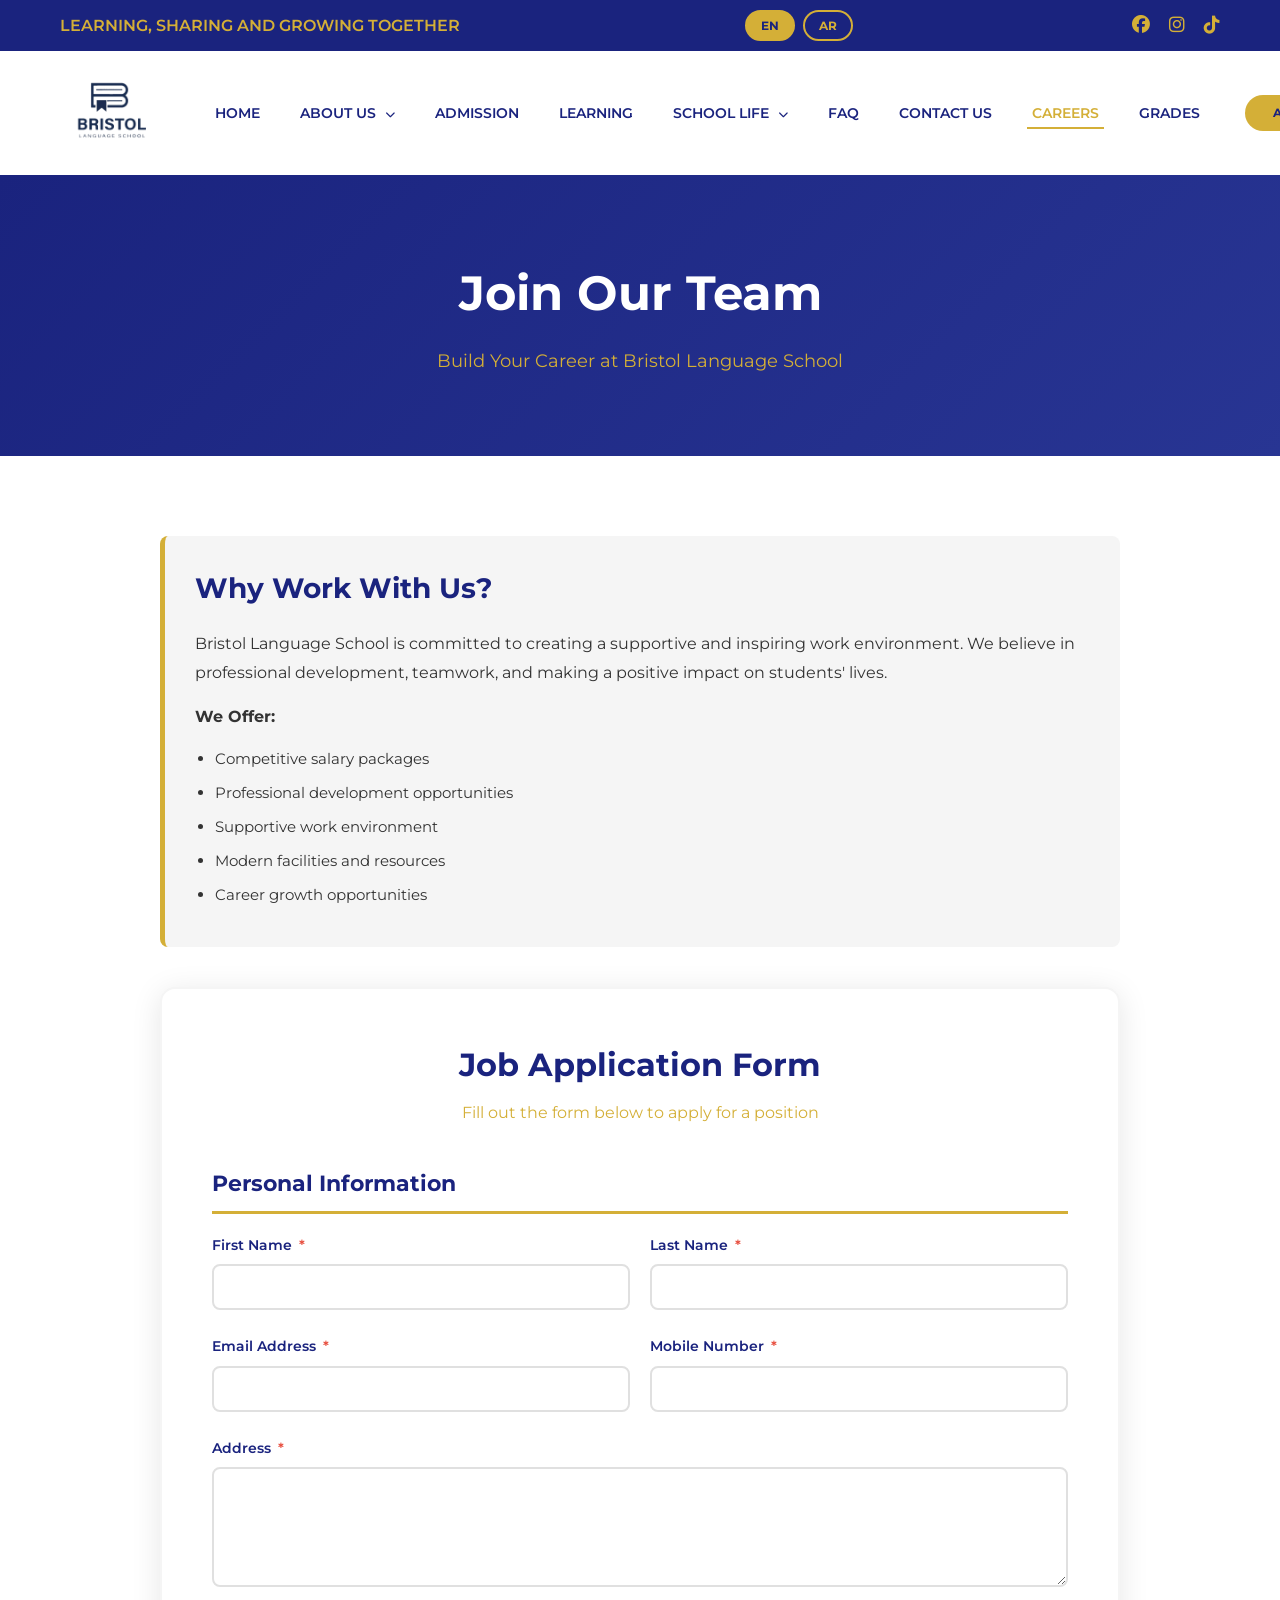
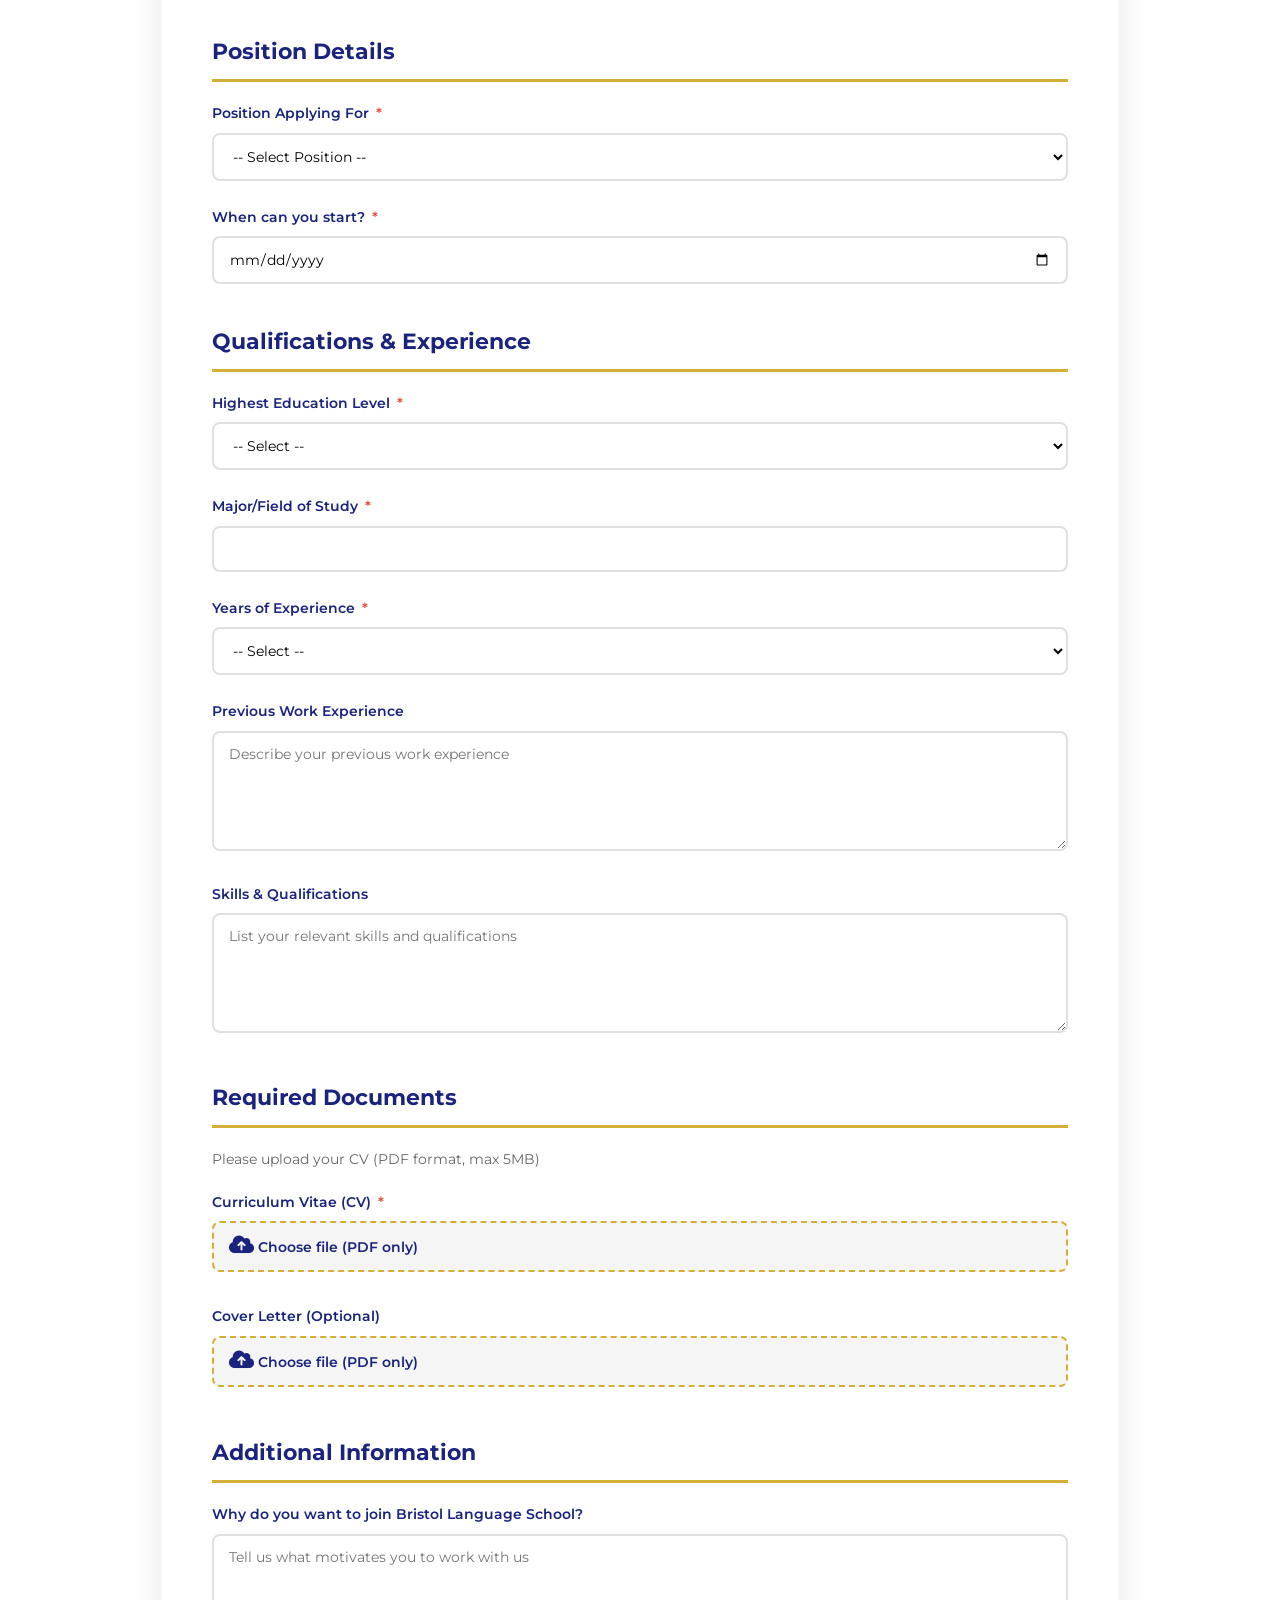
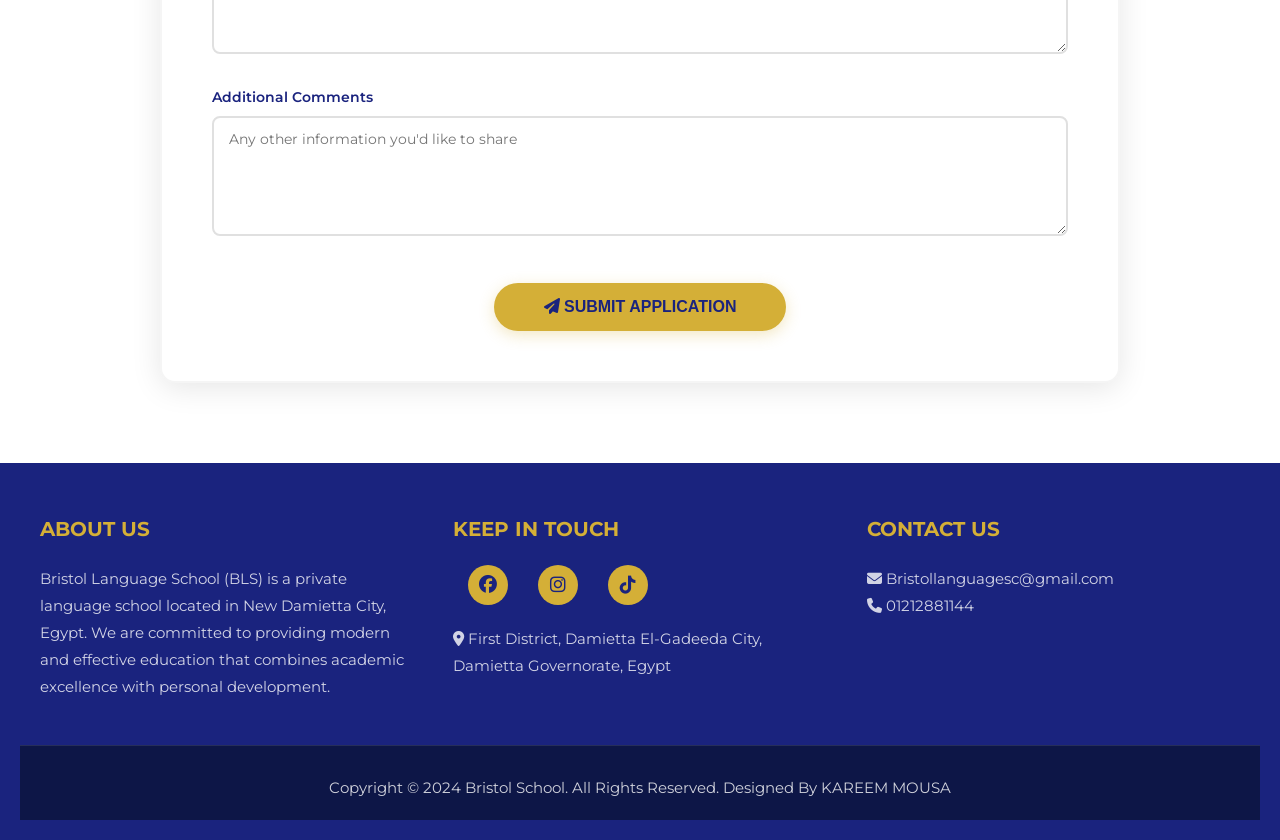
<file: careers.html>
<!DOCTYPE html>
<html lang="en">
<head>
    <!-- RTL Support CSS -->
    <link rel="stylesheet" href="rtl_styles.css">
    <meta charset="UTF-8">
    <meta name="viewport" content="width=device-width, initial-scale=1.0">
    <title>Careers - Bristol Language School</title>
    <link rel="icon" type="image/png" href="MY DATA/craiyon_045154_image.png">
    <link rel="stylesheet" href="style.css">
    <!-- Fonts -->
    <link rel="preconnect" href="https://fonts.googleapis.com">
    <link href="https://fonts.googleapis.com/css2?family=Montserrat:wght@400;600;700;900&display=swap" rel="stylesheet">
    
    <!-- Font Awesome -->
    <link rel="stylesheet" href="https://cdnjs.cloudflare.com/ajax/libs/font-awesome/6.4.0/css/all.min.css">
    
    <style>
        :root {
            --primary-color: #1a237e;
            --secondary-color: #d4af37;
            --text-color: #333333;
            --light-gray: #f5f5f5;
            --white: #ffffff;
            --main-font: 'Montserrat', Arial, sans-serif;
        }

        * {
            margin: 0;
            padding: 0;
            box-sizing: border-box;
        }

        body {
            font-family: var(--main-font);
            color: var(--text-color);
            line-height: 1.6;
        }

        /* Top Bar */
        .top-bar {
            background-color: var(--primary-color);
            color: var(--white);
            padding: 10px 0;
        }

        .top-bar .container {
            max-width: 1200px;
            margin: 0 auto;
            padding: 0 20px;
            display: flex;
            justify-content: space-between;
            align-items: center;
        }

        .slogan {
            font-size: 16px;
            text-transform: uppercase;
            font-weight: 600;
            color: var(--secondary-color);
        }

        .social-links a {
            color: var(--secondary-color);
            margin-left: 15px;
            font-size: 18px;
            transition: color 0.3s;
        }

        .social-links a:hover {
            color: var(--white);
        }

        /* Header */
        .header {
            background-color: var(--white);
            position: sticky;
            top: 0;
            z-index: 1000;
        }

        .header,
        .header *,
        .header::before,
        .header::after,
        .header .container,
        .header .container::before,
        .header .container::after {
            border: none !important;
            box-shadow: none !important;
            outline: none !important;
        }

        .header .container {
            max-width: 1200px;
            margin: 0 auto;
            padding: 2px 10px;
            display: flex;
            justify-content: space-between;
            align-items: center;
            gap: 40px;
        }

        .logo {
            flex-shrink: 0;
            display: flex;
            align-items: center;
        }

        .logo img {
            height: 120px;
            width: auto;
            object-fit: contain;
            transition: transform 0.3s ease;
        }

        .logo img:hover {
            transform: scale(1.05);
        }

        .main-menu {
            flex: 1;
            display: flex;
            justify-content: center;
        }

        .nav-menu {
            display: flex;
            list-style: none;
            gap: 30px;
            margin: 0;
            padding: 0;
            align-items: center;
        }

        .nav-menu li {
            margin: 0;
            padding: 0;
        }

        .nav-menu a {
            text-transform: uppercase;
            font-weight: 600;
            font-size: 14px;
            padding: 10px 5px;
            position: relative;
            color: var(--primary-color);
            white-space: nowrap;
            display: inline-block;
            text-decoration: none;
            transition: color 0.3s;
        }

        .nav-menu a:hover,
        .nav-menu a.active {
            color: var(--secondary-color);
        }

        .nav-menu a::after {
            content: '';
            position: absolute;
            bottom: 5px;
            left: 0;
            width: 0;
            height: 2px;
            background-color: var(--secondary-color);
            transition: width 0.3s ease;
        }

        .nav-menu a:hover::after,
        .nav-menu a.active::after {
            width: 100%;
        }

        /* Dropdown Menu */
        .dropdown {
            position: relative;
        }

        .dropdown > a i {
            font-size: 10px;
            margin-left: 5px;
            transition: transform 0.3s ease;
        }

        .dropdown:hover > a i {
            transform: rotate(180deg);
        }

        .dropdown-menu {
            position: absolute;
            top: 100%;
            left: 0;
            background-color: var(--white);
            box-shadow: 0 5px 15px rgba(0,0,0,0.15);
            border-radius: 8px;
            min-width: 180px;
            opacity: 0;
            visibility: hidden;
            transform: translateY(-10px);
            transition: all 0.3s ease;
            list-style: none;
            padding: 10px 0;
            margin: 0;
            z-index: 100;
        }

        .dropdown:hover .dropdown-menu {
            opacity: 1;
            visibility: visible;
            transform: translateY(0);
        }

        .dropdown-menu li {
            margin: 0;
        }

        .dropdown-menu a {
            display: block;
            padding: 12px 20px;
            color: var(--primary-color);
            font-size: 13px;
            text-transform: uppercase;
            font-weight: 600;
            transition: all 0.3s ease;
        }

        .dropdown-menu a::after {
            display: none;
        }

        .dropdown-menu a:hover {
            background-color: var(--secondary-color);
            color: var(--primary-color);
            padding-left: 25px;
        }

        .btn-apply {
            background-color: var(--secondary-color);
            color: var(--primary-color);
            padding: 12px 28px;
            border-radius: 200px;
            font-weight: 700;
            font-size: 12px;
            text-transform: uppercase;
            white-space: nowrap;
            flex-shrink: 0;
            display: inline-block;
            line-height: 1;
            text-decoration: none;
            transition: all 0.3s;
        }

        .btn-apply:hover {
            background-color: var(--primary-color);
            color: var(--secondary-color);
            border: 2px solid var(--secondary-color);
            padding: 10px 26px;
        }

        .mobile-menu-toggle {
            display: none;
            background: none;
            border: none;
            font-size: 24px;
            color: var(--primary-color);
            cursor: pointer;
            flex-shrink: 0;
        }

        /* Menu Overlay */
        .menu-overlay {
            position: fixed;
            inset: 0;
            background: rgba(0,0,0,0.5);
            z-index: 998;
            opacity: 0;
            visibility: hidden;
            transition: all 0.3s;
        }

        .menu-overlay.active {
            opacity: 1;
            visibility: visible;
        }

        /* Page Header */
        .page-header {
            background: linear-gradient(135deg, var(--primary-color) 0%, #283593 100%);
            padding: 80px 20px;
            text-align: center;
            color: var(--white);
        }

        .page-header h1 {
            font-size: 48px;
            font-weight: 700;
            margin-bottom: 15px;
        }

        .page-header p {
            font-size: 18px;
            color: var(--secondary-color);
        }

        /* Careers Section */
        .careers-section {
            padding: 80px 20px;
            background-color: var(--white);
        }

        .container {
            max-width: 1000px;
            margin: 0 auto;
        }

        /* Info Box */
        .info-box {
            background-color: var(--light-gray);
            border-left: 5px solid var(--secondary-color);
            padding: 30px;
            margin-bottom: 40px;
            border-radius: 8px;
        }

        .info-box h2 {
            color: var(--primary-color);
            font-size: 28px;
            margin-bottom: 20px;
            font-weight: 700;
        }

        .info-box p {
            font-size: 16px;
            line-height: 1.8;
            margin-bottom: 15px;
        }

        .info-box ul {
            margin-left: 20px;
            margin-top: 15px;
        }

        .info-box ul li {
            margin-bottom: 10px;
            font-size: 15px;
        }

        /* Available Positions */
        .positions-grid {
            display: grid;
            grid-template-columns: repeat(auto-fit, minmax(300px, 1fr));
            gap: 25px;
            margin-bottom: 60px;
        }

        .position-card {
            background-color: var(--white);
            border: 2px solid var(--light-gray);
            border-radius: 12px;
            padding: 30px;
            transition: all 0.3s ease;
        }

        .position-card:hover {
            border-color: var(--secondary-color);
            transform: translateY(-5px);
            box-shadow: 0 10px 30px rgba(0,0,0,0.1);
        }

        .position-card i {
            font-size: 40px;
            color: var(--secondary-color);
            margin-bottom: 15px;
            display: block;
        }

        .position-card h3 {
            color: var(--primary-color);
            font-size: 22px;
            font-weight: 700;
            margin-bottom: 10px;
        }

        .position-card p {
            font-size: 14px;
            color: var(--text-color);
            margin-bottom: 15px;
        }

        .position-card .requirements {
            list-style: none;
            padding: 0;
            margin: 15px 0;
        }

        .position-card .requirements li {
            padding: 5px 0;
            font-size: 13px;
            color: var(--text-color);
        }

        .position-card .requirements li::before {
            content: "✓ ";
            color: var(--secondary-color);
            font-weight: bold;
        }

        /* Application Form */
        .application-form {
            background-color: var(--white);
            padding: 50px;
            border-radius: 15px;
            box-shadow: 0 5px 30px rgba(0,0,0,0.1);
            border: 2px solid var(--light-gray);
        }

        .application-form h2 {
            color: var(--primary-color);
            font-size: 32px;
            margin-bottom: 10px;
            font-weight: 700;
            text-align: center;
        }

        .application-form .subtitle {
            text-align: center;
            color: var(--secondary-color);
            font-size: 16px;
            margin-bottom: 40px;
        }

        .form-section {
            margin-bottom: 40px;
        }

        .form-section h3 {
            color: var(--primary-color);
            font-size: 22px;
            margin-bottom: 20px;
            font-weight: 700;
            border-bottom: 3px solid var(--secondary-color);
            padding-bottom: 10px;
        }

        .form-group {
            margin-bottom: 25px;
        }

        .form-group label {
            display: block;
            margin-bottom: 8px;
            color: var(--primary-color);
            font-weight: 600;
            font-size: 14px;
        }

        .form-group label .required {
            color: #e74c3c;
            margin-left: 3px;
        }

        .form-group input,
        .form-group textarea,
        .form-group select {
            width: 100%;
            padding: 12px 15px;
            border: 2px solid #e0e0e0;
            border-radius: 8px;
            font-family: var(--main-font);
            font-size: 14px;
            transition: border-color 0.3s;
            background-color: var(--white);
        }

        .form-group input:focus,
        .form-group textarea:focus,
        .form-group select:focus {
            outline: none;
            border-color: var(--secondary-color);
        }

        .form-group select {
            cursor: pointer;
        }

        .form-group textarea {
            resize: vertical;
            min-height: 120px;
        }

        .form-row {
            display: grid;
            grid-template-columns: 1fr 1fr;
            gap: 20px;
        }

        .file-upload {
            position: relative;
            display: inline-block;
            width: 100%;
        }

        .file-upload input[type="file"] {
            position: absolute;
            opacity: 0;
            width: 100%;
            height: 100%;
            cursor: pointer;
        }

        .file-upload-label {
            display: flex;
            align-items: center;
            justify-content: center;
            gap: 10px;
            padding: 12px 15px;
            background-color: var(--light-gray);
            border: 2px dashed var(--secondary-color);
            border-radius: 8px;
            cursor: pointer;
            transition: all 0.3s;
        }

        .file-upload-label:hover {
            background-color: var(--secondary-color);
            color: var(--primary-color);
        }

        .file-upload-label i {
            font-size: 20px;
        }

        .submit-btn {
            background-color: var(--secondary-color);
            color: var(--primary-color);
            padding: 15px 50px;
            border: none;
            border-radius: 50px;
            font-weight: 700;
            font-size: 16px;
            text-transform: uppercase;
            cursor: pointer;
            transition: all 0.3s;
            display: block;
            margin: 30px auto 0;
            box-shadow: 0 4px 15px rgba(212, 175, 55, 0.3);
        }

        .submit-btn:hover {
            background-color: var(--primary-color);
            color: var(--secondary-color);
            transform: translateY(-2px);
            box-shadow: 0 6px 20px rgba(0,0,0,0.2);
        }

        /* Footer */
        .footer {
            background-color: var(--primary-color);
            color: var(--white);
            padding: 50px 20px 20px;
        }

        .footer-content {
            max-width: 1200px;
            margin: 0 auto;
            display: grid;
            grid-template-columns: repeat(3, 1fr);
            gap: 40px;
            margin-bottom: 30px;
        }

        .footer-col h4 {
            color: var(--secondary-color);
            font-size: 20px;
            font-weight: 700;
            margin-bottom: 20px;
        }

        .footer-col p {
            color: rgba(255,255,255,0.8);
            line-height: 1.8;
            margin-bottom: 15px;
        }

        .footer-social {
            display: flex;
            gap: 15px;
            margin-top: 20px;
        }

        .footer-social a {
            width: 40px;
            height: 40px;
            background-color: var(--secondary-color);
            color: var(--primary-color);
            display: flex;
            align-items: center;
            justify-content: center;
            border-radius: 50%;
            text-decoration: none;
            transition: all 0.3s;
        }

        .footer-social a:hover {
            background-color: var(--white);
            transform: scale(1.1);
        }

        .footer-bottom {
            text-align: center;
            padding-top: 30px;
            border-top: 1px solid rgba(255,255,255,0.1);
            color: rgba(255,255,255,0.8);
        }

        /* Responsive */
        @media (max-width: 1024px) {
            .main-menu {
                position: fixed;
                top: 0;
                left: -100%;
                width: 280px;
                height: 100vh;
                background-color: var(--white);
                box-shadow: 2px 0 10px rgba(0,0,0,0.3);
                transition: left 0.3s ease;
                z-index: 999;
                overflow-y: auto;
                padding-top: 80px;
                display: block;
            }
            
            .main-menu.active {
                left: 0;
            }
            
            .nav-menu {
                flex-direction: column;
                gap: 0;
                width: 100%;
            }
            
            .nav-menu li {
                width: 100%;
                border-bottom: 1px solid #eee;
            }
            
            .nav-menu a {
                display: block;
                padding: 15px 20px;
                width: 100%;
            }
            
            .mobile-menu-toggle {
                display: block;
                z-index: 1001;
            }

            .dropdown-menu {
                position: static;
                opacity: 1;
                visibility: visible;
                transform: none;
                box-shadow: none;
                background: var(--light-gray);
                display: none;
                padding: 0;
                border-radius: 0;
            }
            
            .dropdown.active .dropdown-menu {
                display: block;
            }
            
            .dropdown-menu li {
                border-bottom: 1px solid #ddd;
            }
            
            .dropdown-menu a {
                padding: 12px 20px 12px 40px;
                font-size: 14px;
            }

            .footer-content {
                grid-template-columns: 1fr;
            }

            .positions-grid {
                grid-template-columns: 1fr;
            }
        }

        @media (max-width: 768px) {
            .top-bar {
                padding: 8px 0;
            }
            
            .top-bar .container {
                padding: 0 15px;
                gap: 10px;
            }
            
            .slogan {
                font-size: 9px;
                white-space: normal;
                line-height: 1.3;
                max-width: 58%;
            }
            
            .social-links {
                display: flex;
                gap: 5px;
                align-items: center;
            }
            
            .social-links a {
                font-size: 17px;
                margin-left: 0;
                width: 34px;
                height: 34px;
                display: inline-flex;
                align-items: center;
                justify-content: center;
            }
            
            .header .container {
                padding: 5px 10px;
            }
            
            .logo img {
                height: 70px;
            }
            
            .mobile-menu-toggle {
                font-size: 22px;
            }
            
            .page-header h1 {
                font-size: 36px;
            }

            .form-row {
                grid-template-columns: 1fr;
            }

            .application-form {
                padding: 30px 20px;
            }

            .info-box {
                padding: 20px;
            }
        }
    </style>
</head>
<body>
    <!-- Top Bar -->
<div class="top-bar">
    <div class="container">
        <div class="slogan" data-translate="topBar.slogan">Learning, Sharing and Growing Together</div>
        
        <!-- Language Switcher Buttons -->
        <div class="lang-switcher">
            <button class="lang-btn active" data-lang="en">EN</button>
            <button class="lang-btn" data-lang="ar">AR</button>
        </div>
        
        <div class="social-links">
            <a href="https://www.facebook.com/share/1DAwFXqKfG/?mibextid=wwXIfr" target="_blank"><i class="fab fa-facebook"></i></a>
            <a href="#" target="_blank"><i class="fab fa-instagram"></i></a>
            <a href="https://www.tiktok.com/@bristol.schools?is_from_webapp=1&sender_device=pc" target="_blank"><i class="fab fa-tiktok"></i></a>
        </div>
    </div>
</div>

    <!-- Header -->
    <header class="header">
        <div class="container">
            <div class="logo">
                <img src="mydata/craiyon_045154_image.png" alt="Bristol School Logo">
            </div>
            <nav class="main-menu">
                <ul class="nav-menu">
                    <li><a href="index.html" data-translate="nav.home">Home</a></li>
                    <li class="dropdown">
                        <a href="about.html"><span data-translate="nav.about">About Us</span> <i class="fas fa-chevron-down"></i></a>
                        <ul class="dropdown-menu">
                            <li><a href="about.html#who-we-are" data-translate="nav.whoWeAre">Who We Are</a></li>
                            <li><a href="about.html" data-translate="nav.moreAbout">More About</a></li>
                        </ul>
                    </li>
                    <li><a href="admission.html" data-translate="nav.admission">Admission</a></li>
                    <li><a href="learning.html" data-translate="nav.learning">Learning</a></li>
                    <li class="dropdown">
                        <a href="#"><span data-translate="nav.schoolLife">School Life</span> <i class="fas fa-chevron-down"></i></a>
                        <ul class="dropdown-menu">
                            <li><a href="gallery.html" data-translate="nav.gallery">Gallery</a></li>
                        </ul>
                    </li>
                    <li><a href="faq.html" data-translate="nav.faq">FAQ</a></li>
                    <li><a href="contact.html" data-translate="nav.contact">Contact Us</a></li>
                    <li><a href="careers.html" class="active" data-translate="nav.careers">Careers</a></li>
                    <li><a href="grades.html" data-translate="nav.grades">Grades</a></li>
                </ul>
            </nav>
            
            <a href="admission.html" class="btn-apply" data-translate="nav.applyNow">APPLY NOW</a>
            
            <button class="mobile-menu-toggle">
                <i class="fas fa-bars"></i>
            </button>
        </div>
    </header>

    <!-- Page Header -->
    <section class="page-header">
        <h1 data-translate="careersPage.title">Join Our Team</h1>
        <p data-translate="careersPage.subtitle">Build Your Career at Bristol Language School</p>
    </section>

    <!-- Careers Section -->
    <section class="careers-section">
        <div class="container">
            <!-- Information Box -->
            <div class="info-box">
                <h2 data-translate="careersPage.whyWorkTitle">Why Work With Us?</h2>
                <p data-translate="careersPage.whyWorkText">Bristol Language School is committed to creating a supportive and inspiring work environment. We believe in professional development, teamwork, and making a positive impact on students' lives.</p>
                
                <p><strong data-translate="careersPage.weOffer">We Offer:</strong></p>
                <ul>
                    <li data-translate="careersPage.offer1">Competitive salary packages</li>
                    <li data-translate="careersPage.offer2">Professional development opportunities</li>
                    <li data-translate="careersPage.offer3">Supportive work environment</li>
                    <li data-translate="careersPage.offer4">Modern facilities and resources</li>
                    <li data-translate="careersPage.offer5">Career growth opportunities</li>
                </ul>
            </div>

            <!-- Application Form -->
            <div class="application-form">
                <h2 data-translate="careersPage.formTitle">Employment Application Form</h2>
                <p class="subtitle" data-translate="careersPage.formSubtitle">Fill out the form below to apply for a position</p>

                <form id="careersForm" action="https://formsubmit.co/SAIFMADOY706@GMAIL.COM" method="POST" enctype="multipart/form-data">
                    
                    <input type="hidden" name="_subject" id="emailSubject" value="New Job Application - Bristol Language School">
                    <input type="hidden" name="_captcha" value="false">
                    <input type="hidden" name="_template" value="table">
                    <input type="hidden" name="_next" value="https://bls-tau.vercel.app/thank-you-careers.html">
                    
                    <!-- Personal Information -->
                    <div class="form-section">
                        <h3 data-translate="careersPage.personalInfo">Personal Information</h3>
                        
                        <div class="form-row">
                            <div class="form-group">
                                <label for="firstName"><span data-translate="careersPage.firstName">First Name</span> <span class="required">*</span></label>
                                <input type="text" id="firstName" name="First_Name" required>
                            </div>
                            <div class="form-group">
                                <label for="lastName"><span data-translate="careersPage.lastName">Last Name</span> <span class="required">*</span></label>
                                <input type="text" id="lastName" name="Last_Name" required>
                            </div>
                        </div>

                        <div class="form-row">
                            <div class="form-group">
                                <label for="email"><span data-translate="careersPage.email">Email Address</span> <span class="required">*</span></label>
                                <input type="email" id="email" name="Email" required>
                            </div>
                            <div class="form-group">
                                <label for="phone"><span data-translate="careersPage.phone">Mobile Number</span> <span class="required">*</span></label>
                                <input type="tel" id="phone" name="Phone" required>
                            </div>
                        </div>

                        <div class="form-group">
                            <label for="address"><span data-translate="careersPage.address">Address</span> <span class="required">*</span></label>
                            <textarea id="address" name="Address" required></textarea>
                        </div>
                    </div>

                    <!-- Position Applied For -->
                    <div class="form-section">
                        <h3 data-translate="careersPage.positionDetails">Position Details</h3>
                        
                        <div class="form-group">
                            <label for="position"><span data-translate="careersPage.positionApplying">Position Applied For</span> <span class="required">*</span></label>
                            <select id="position" name="Position" required>
                                <option value="" data-translate="careersPage.selectPosition">-- Select Position --</option>
                                <option value="English Teacher" data-translate="careersPage.englishTeacher">English Teacher</option>
                                <option value="Math Teacher" data-translate="careersPage.mathTeacher">Math Teacher</option>
                                <option value="Science Teacher" data-translate="careersPage.scienceTeacher">Science Teacher</option>
                                <option value="Arabic Teacher" data-translate="careersPage.arabicTeacher">Arabic Teacher</option>
                                <option value="Administrative Staff" data-translate="careersPage.adminStaff">Administrative Staff</option>
                                <option value="IT Support" data-translate="careersPage.itSupport">IT Support</option>
                                <option value="Social Specialist" data-translate="careersPage.specialist">Social Specialist</option>
                                <option value="Security" data-translate="careersPage.security">Security</option>
                                <option value="Cleaning Staff" data-translate="careersPage.cleaningStaff">Cleaning Staff</option>
                                <option value="Kindergarten Teacher" data-translate="careersPage.kindergartenTeacher">Kindergarten Teacher</option>
                                <option value="Physical Education Teacher" data-translate="careersPage.peTeacher">Physical Education Teacher</option>
                                <option value="Music Teacher" data-translate="careersPage.musicTeacher">Music Teacher</option>
                                <option value="Librarian" data-translate="careersPage.librarian">Librarian</option>
                                <option value="Public Relations" data-translate="careersPage.publicRelations">Public Relations</option>
                                <option value="Other" data-translate="careersPage.other">Other</option>
                            </select>
                        </div>

                        <div class="form-group">
                            <label for="availability"><span data-translate="careersPage.availability">When Can You Start?</span> <span class="required">*</span></label>
                            <input type="date" id="availability" name="Start_Date" required>
                        </div>
                    </div>

                    <!-- Qualifications -->
                    <div class="form-section">
                        <h3 data-translate="careersPage.qualifications">Qualifications & Experience</h3>
                        
                        <div class="form-group">
                            <label for="education"><span data-translate="careersPage.education">Highest Education Level</span> <span class="required">*</span></label>
                            <select id="education" name="Education" required>
                                <option value="" data-translate="careersPage.selectEducation">-- Select --</option>
                                <option value="High School" data-translate="careersPage.highSchool">High School</option>
                                <option value="Bachelor's Degree" data-translate="careersPage.bachelors">Bachelor's Degree</option>
                                <option value="Master's Degree" data-translate="careersPage.masters">Master's Degree</option>
                                <option value="PhD" data-translate="careersPage.phd">PhD</option>
                            </select>
                        </div>

                        <div class="form-group">
                            <label for="major"><span data-translate="careersPage.major">Major/Field of Study</span> <span class="required">*</span></label>
                            <input type="text" id="major" name="Major" required>
                        </div>

                        <div class="form-group">
                            <label for="experience"><span data-translate="careersPage.experience">Years of Experience</span> <span class="required">*</span></label>
                            <select id="experience" name="Experience" required>
                                <option value="" data-translate="careersPage.selectExperience">-- Select --</option>
                                <option value="No Experience" data-translate="careersPage.noExp">No Experience</option>
                                <option value="1-2 years" data-translate="careersPage.exp1">1-2 years</option>
                                <option value="3-5 years" data-translate="careersPage.exp2">3-5 years</option>
                                <option value="5+ years" data-translate="careersPage.exp3">5+ years</option>
                            </select>
                        </div>

                        <div class="form-group">
                            <label for="previousWork" data-translate="careersPage.previousWork">Previous Work Experience</label>
                            <textarea id="previousWork" name="Previous_Experience" data-translate="careersPage.previousPlaceholder" placeholder="Describe your previous work experience"></textarea>
                        </div>

                        <div class="form-group">
                            <label for="skills" data-translate="careersPage.skills">Skills & Qualifications</label>
                            <textarea id="skills" name="Skills" data-translate="careersPage.skillsPlaceholder" placeholder="List your relevant skills and qualifications"></textarea>
                        </div>
                    </div>

                    <!-- Documents Upload -->
                    <div class="form-section">
                        <h3 data-translate="careersPage.documents">Required Documents</h3>
                        <p style="margin-bottom: 20px; font-size: 14px; color: #666;" data-translate="careersPage.documentsNote">Please upload your CV/Resume (PDF format, max 5MB)</p>
                        
                        <div class="form-group">
                            <label><span data-translate="careersPage.cv">CV/Resume</span> <span class="required">*</span></label>
                            <div class="file-upload">
                                <input type="file" id="cv" name="CV" accept=".pdf" required>
                                <label for="cv" class="file-upload-label">
                                    <i class="fas fa-cloud-upload-alt"></i>
                                    <span data-translate="careersPage.cvNote">Choose File (PDF only)</span>
                                </label>
                            </div>
                        </div>

                        <div class="form-group">
                            <label data-translate="careersPage.coverLetter">Cover Letter (Optional)</label>
                            <div class="file-upload">
                                <input type="file" id="coverLetter" name="Cover_Letter" accept=".pdf">
                                <label for="coverLetter" class="file-upload-label">
                                    <i class="fas fa-cloud-upload-alt"></i>
                                    <span data-translate="careersPage.cvNote">Choose File (PDF only)</span>
                                </label>
                            </div>
                        </div>
                    </div>

                    <!-- Additional Information -->
                    <div class="form-section">
                        <h3 data-translate="careersPage.additionalInfo">Additional Information</h3>
                        
                        <div class="form-group">
                            <label for="whyJoin" data-translate="careersPage.whyJoin">Why do you want to join Bristol Language School?</label>
                            <textarea id="whyJoin" name="Why_Join_BLS" data-translate="careersPage.whyPlaceholder" placeholder="Tell us what motivates you to work with us"></textarea>
                        </div>

                        <div class="form-group">
                            <label for="additionalInfo" data-translate="careersPage.additionalComments">Additional Comments</label>
                            <textarea id="additionalInfo" name="Additional_Info" data-translate="careersPage.additionalPlaceholder" placeholder="Any other information you'd like to share"></textarea>
                        </div>
                    </div>

                    <button type="submit" class="submit-btn">
                        <i class="fas fa-paper-plane"></i> <span data-translate="careersPage.submit">Submit Application</span>
                    </button>
                </form>
            </div>
        </div>
    </section>

    <!-- Footer -->
    <footer class="footer">
        <div class="footer-content">
            <div class="footer-col">
                <h4 data-translate="footer.aboutTitle">ABOUT US</h4>
                <p data-translate="footer.aboutText">Bristol Language School (BLS) is a private language school located in New Damietta City, Egypt. We are committed to providing modern and effective education that combines academic excellence with personal development.</p>
            </div>
            
            <div class="footer-col">
                <h4 data-translate="footer.keepInTouch">KEEP IN TOUCH</h4>
                <div class="footer-social">
                    <a href="https://www.facebook.com/share/1DAwFXqKfG/?mibextid=wwXIfr"><i class="fab fa-facebook"></i></a>
                    <a href="#"><i class="fab fa-instagram"></i></a>
                    <a href="https://www.tiktok.com/@bristol.schools?is_from_webapp=1&sender_device=pc"><i class="fab fa-tiktok"></i></a>
                </div>
                <p style="margin-top: 20px;">
                    <i class="fas fa-map-marker-alt"></i> First District, Damietta El-Gadeeda City, Damietta Governorate, Egypt
                </p>
            </div>
            
            <div class="footer-col">
                <h4 data-translate="footer.contactTitle">CONTACT US</h4>
                <p>
                    <i class="fas fa-envelope"></i> Bristollanguagesc@gmail.com<br>
                    <i class="fas fa-phone"></i> 01212881144
                </p>
            </div>
        </div>
        
        <div class="footer-bottom">
            <p data-translate="footer.copyright">Copyright © 2024 Bristol School. All Rights Reserved. Designed By KAREEM MOUSA</p>
        </div>
    </footer>

    <!-- Back to Home Button -->
    <a href="index.html" class="back-to-home">
        <i class="fas fa-home"></i>
    </a>

    <!-- Back to Top Button -->
    <a href="#" class="back-to-top">
        <i class="fas fa-chevron-up"></i>
    </a>

    <!-- Menu Overlay -->
    <div class="menu-overlay"></div>

    <!-- JavaScript -->
    <script src="script.js"></script>
    
    <script>
        // File upload label update
        document.querySelectorAll('input[type="file"]').forEach(input => {
            input.addEventListener('change', function() {
                const label = this.nextElementSibling?.querySelector('span');
                if (label) {
                    if (this.files.length > 0) {
                        label.textContent = this.files[0].name;
                    } else {
                        label.textContent = 'Choose File (PDF only)';
                    }
                }
            });
        });

        // Dynamic email subject based on selected position
        document.getElementById('position').addEventListener('change', function() {
            const pos = this.value;
            const subject = pos
                ? 'New Application – ' + pos + ' | Bristol Language School'
                : 'New Job Application - Bristol Language School';
            document.getElementById('emailSubject').value = subject;
        });

        // Form validation for file size
        document.getElementById('careersForm').addEventListener('submit', function(e) {
            const cvFile = document.getElementById('cv').files[0];
            const coverLetterFile = document.getElementById('coverLetter').files[0];
            
            if (cvFile && cvFile.size > 5 * 1024 * 1024) {
                e.preventDefault();
                alert('CV file size must be less than 5MB');
                return false;
            }
            
            if (coverLetterFile && coverLetterFile.size > 5 * 1024 * 1024) {
                e.preventDefault();
                alert('Cover Letter file size must be less than 5MB');
                return false;
            }
        });
    </script>
    <!-- Translation System Scripts -->
    <script src="translations_file.js"></script>
    <script src="language_switcher.js"></script>
</body>
</html>
</file>
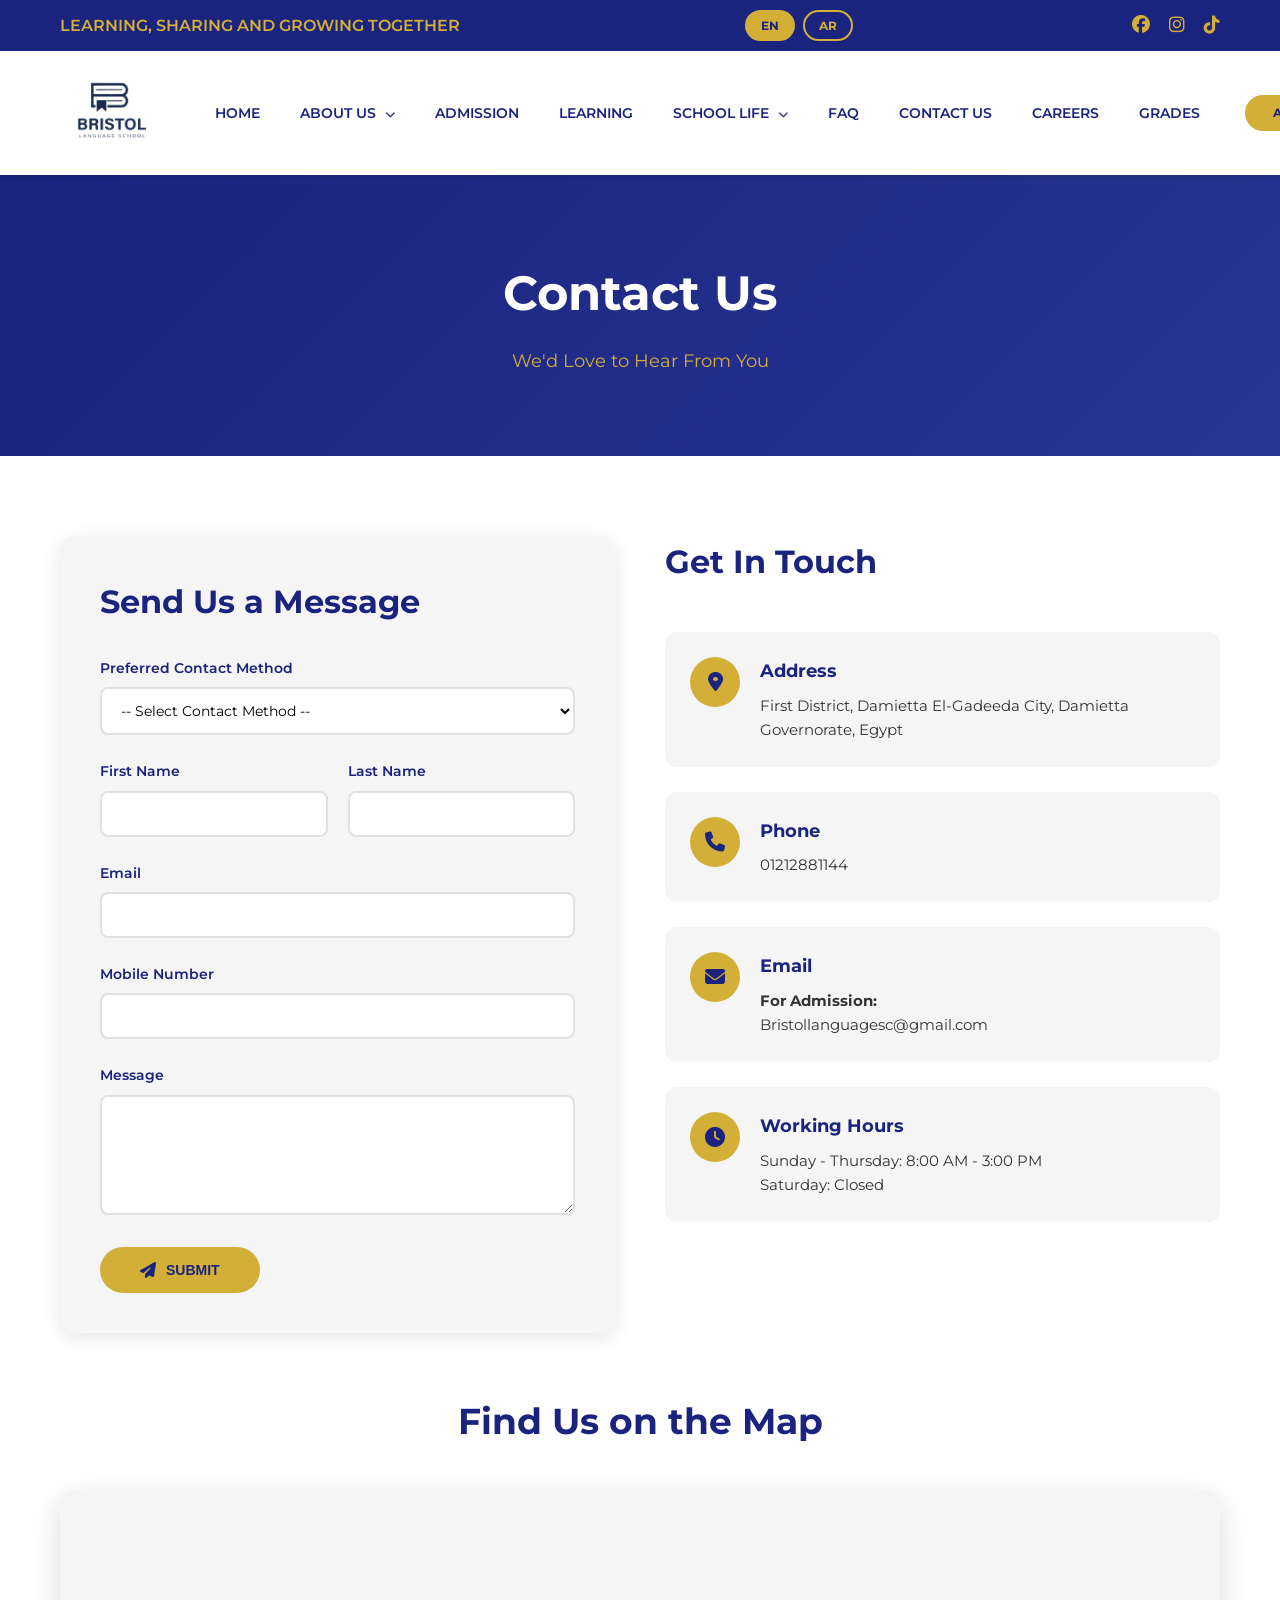
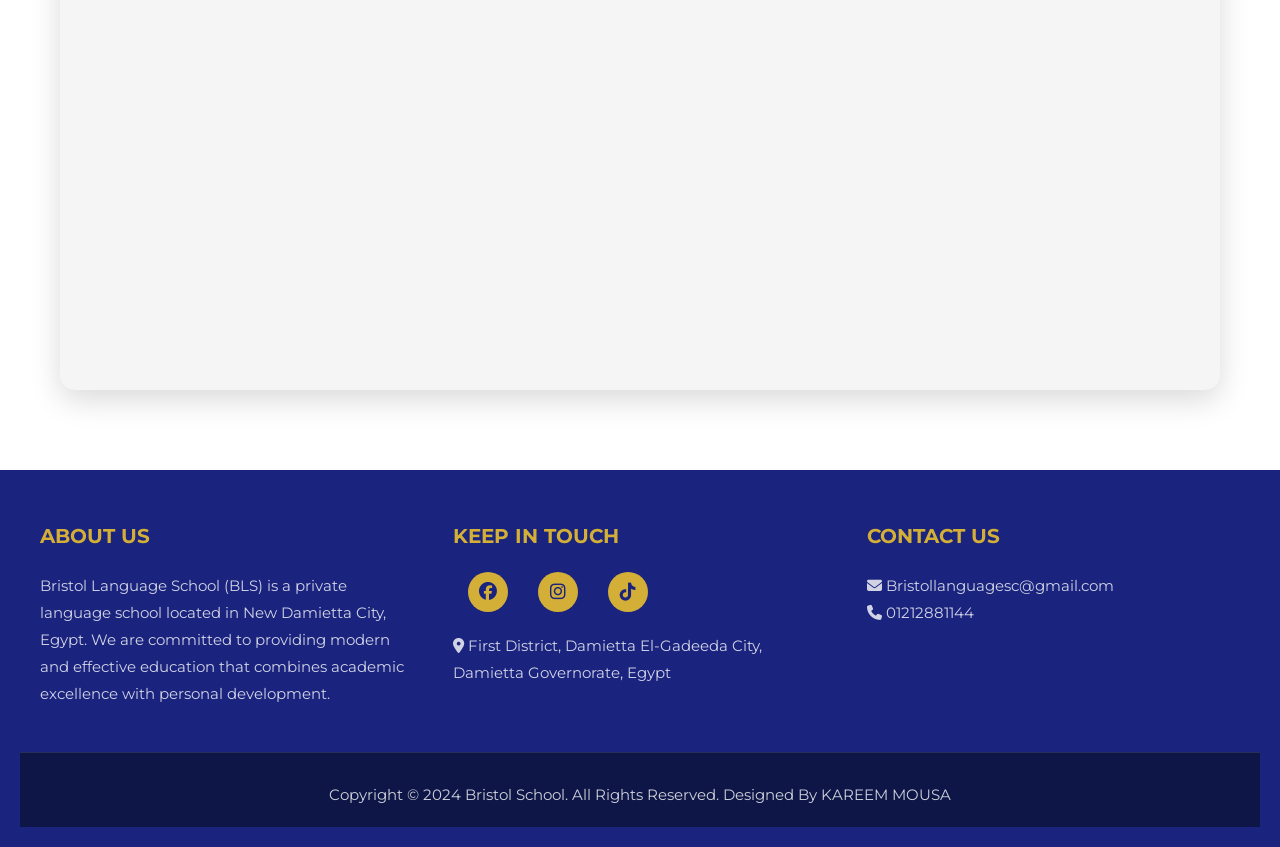
<file: contact.html>
<!DOCTYPE html>
<html lang="en">
<head>
    <link rel="stylesheet" href="rtl_styles.css">
    <meta charset="UTF-8">
    <meta name="viewport" content="width=device-width, initial-scale=1.0">
    <title>Contact Us - Bristol Language School</title>
    <link rel="icon" type="image/png" href="MY DATA/craiyon_045154_image.png">
    <link rel="stylesheet" href="style.css">
    <link rel="preconnect" href="https://fonts.googleapis.com">
    <link href="https://fonts.googleapis.com/css2?family=Montserrat:wght@400;600;700;900&display=swap" rel="stylesheet">
    <link rel="stylesheet" href="https://cdnjs.cloudflare.com/ajax/libs/font-awesome/6.4.0/css/all.min.css">
    
    <style>
        :root {
            --primary-color: #1a237e;
            --secondary-color: #d4af37;
            --text-color: #333333;
            --light-gray: #f5f5f5;
            --white: #ffffff;
            --main-font: 'Montserrat', Arial, sans-serif;
        }

        * {
            margin: 0;
            padding: 0;
            box-sizing: border-box;
        }

        body {
            font-family: var(--main-font);
            color: var(--text-color);
            line-height: 1.6;
        }

        .top-bar {
            background-color: var(--primary-color);
            color: var(--white);
            padding: 10px 0;
        }

        .top-bar .container {
            max-width: 1200px;
            margin: 0 auto;
            padding: 0 20px;
            display: flex;
            justify-content: space-between;
            align-items: center;
        }

        .slogan {
            font-size: 16px;
            text-transform: uppercase;
            font-weight: 600;
            color: var(--secondary-color);
        }

        .social-links a {
            color: var(--secondary-color);
            margin-left: 15px;
            font-size: 18px;
            transition: color 0.3s;
        }

        .social-links a:hover {
            color: var(--white);
        }

        .header {
            background-color: var(--white);
            box-shadow: 0 2px 5px rgba(0,0,0,0.1);
            position: sticky;
            top: 0;
            z-index: 1000;
        }

        .header .container {
            max-width: 1200px;
            margin: 0 auto;
            padding: 2px 10px;
            display: flex;
            justify-content: space-between;
            align-items: center;
            gap: 40px;
        }

        .logo {
            flex-shrink: 0;
            display: flex;
            align-items: center;
        }

        .logo img {
            height: 120px;
            width: auto;
            object-fit: contain;
            transition: transform 0.3s ease;
        }

        .logo img:hover {
            transform: scale(1.05);
        }

        .header,
        .header .container,
        .logo,
        .logo img {
            border: none !important;
            border-bottom: none !important;
        }
        
        .header {
            box-shadow: 0 2px 5px rgba(0,0,0,0.1) !important;
        }

        .main-menu {
            flex: 1;
            display: flex;
            justify-content: center;
        }

        .nav-menu {
            display: flex;
            list-style: none;
            gap: 30px;
            margin: 0;
            padding: 0;
            align-items: center;
        }

        .nav-menu li {
            margin: 0;
            padding: 0;
        }

        .nav-menu a {
            text-transform: uppercase;
            font-weight: 600;
            font-size: 14px;
            padding: 10px 5px;
            position: relative;
            color: var(--primary-color);
            white-space: nowrap;
            display: inline-block;
            text-decoration: none;
            transition: color 0.3s;
        }

        .nav-menu a:hover,
        .nav-menu a.active {
            color: var(--secondary-color);
        }

        .nav-menu a::after {
            content: '';
            position: absolute;
            bottom: 5px;
            left: 0;
            width: 0;
            height: 2px;
            background-color: var(--secondary-color);
            transition: width 0.3s ease;
        }

        .nav-menu a:hover::after,
        .nav-menu a.active::after {
            width: 100%;
        }

        .logo a::after {
            display: none !important;
        }

        .btn-apply {
            background-color: var(--secondary-color);
            color: var(--primary-color);
            padding: 12px 28px;
            border-radius: 200px;
            font-weight: 700;
            font-size: 12px;
            text-transform: uppercase;
            white-space: nowrap;
            flex-shrink: 0;
            display: inline-block;
            line-height: 1;
            text-decoration: none;
            transition: all 0.3s;
        }

        .btn-apply:hover {
            background-color: var(--primary-color);
            color: var(--secondary-color);
            border: 2px solid var(--secondary-color);
            padding: 10px 26px;
        }

        .mobile-menu-toggle {
            display: none;
            background: none;
            border: none;
            font-size: 24px;
            color: var(--primary-color);
            cursor: pointer;
            flex-shrink: 0;
        }

        .menu-overlay {
            position: fixed;
            inset: 0;
            background: rgba(0,0,0,0.5);
            z-index: 998;
            opacity: 0;
            visibility: hidden;
            transition: all 0.3s;
        }

        .menu-overlay.active {
            opacity: 1;
            visibility: visible;
        }

        .dropdown {
            position: relative;
        }

        .dropdown > a i {
            font-size: 10px;
            margin-left: 5px;
            transition: transform 0.3s ease;
        }

        .dropdown:hover > a i {
            transform: rotate(180deg);
        }

        .dropdown-menu {
            position: absolute;
            top: 100%;
            left: 0;
            background-color: var(--white);
            box-shadow: 0 5px 15px rgba(0,0,0,0.15);
            border-radius: 8px;
            min-width: 180px;
            opacity: 0;
            visibility: hidden;
            transform: translateY(-10px);
            transition: all 0.3s ease;
            list-style: none;
            padding: 10px 0;
            margin: 0;
            z-index: 100;
        }

        .dropdown:hover .dropdown-menu {
            opacity: 1;
            visibility: visible;
            transform: translateY(0);
        }

        .dropdown-menu li {
            margin: 0;
        }

        .dropdown-menu a {
            display: block;
            padding: 12px 20px;
            color: var(--primary-color);
            font-size: 13px;
            text-transform: uppercase;
            font-weight: 600;
            transition: all 0.3s ease;
        }

        .dropdown-menu a::after {
            display: none;
        }

        .dropdown-menu a:hover {
            background-color: var(--secondary-color);
            color: var(--primary-color);
            padding-left: 25px;
        }

        .page-header {
            background: linear-gradient(135deg, var(--primary-color) 0%, #283593 100%);
            padding: 80px 20px;
            text-align: center;
            color: var(--white);
        }

        .page-header h1 {
            font-size: 48px;
            font-weight: 700;
            margin-bottom: 15px;
        }

        .page-header p {
            font-size: 18px;
            color: var(--secondary-color);
        }

        .contact-section {
            padding: 80px 20px;
            background-color: var(--white);
        }

        .container {
            max-width: 1200px;
            margin: 0 auto;
        }

        .contact-grid {
            display: grid;
            grid-template-columns: 1fr 1fr;
            gap: 50px;
            margin-bottom: 60px;
        }

        .contact-form {
            background-color: var(--light-gray);
            padding: 40px;
            border-radius: 15px;
            box-shadow: 0 5px 20px rgba(0,0,0,0.1);
        }

        .contact-form h2 {
            color: var(--primary-color);
            font-size: 32px;
            margin-bottom: 30px;
            font-weight: 700;
        }

        .form-group {
            margin-bottom: 25px;
        }

        .form-group label {
            display: block;
            margin-bottom: 8px;
            color: var(--primary-color);
            font-weight: 600;
            font-size: 14px;
        }

        .form-group input,
        .form-group textarea,
        .form-group select {
            width: 100%;
            padding: 12px 15px;
            border: 2px solid #e0e0e0;
            border-radius: 8px;
            font-family: var(--main-font);
            font-size: 14px;
            transition: border-color 0.3s;
            background-color: var(--white);
        }

        .form-group input:focus,
        .form-group textarea:focus,
        .form-group select:focus {
            outline: none;
            border-color: var(--secondary-color);
        }
        
        .form-group select {
            cursor: pointer;
        }

        .form-group textarea {
            resize: vertical;
            min-height: 120px;
        }

        .form-row {
            display: grid;
            grid-template-columns: 1fr 1fr;
            gap: 20px;
        }

        .submit-btn {
            background-color: var(--secondary-color);
            color: var(--primary-color);
            padding: 15px 40px;
            border: none;
            border-radius: 50px;
            font-weight: 700;
            font-size: 14px;
            text-transform: uppercase;
            cursor: pointer;
            transition: all 0.3s;
            display: inline-flex;
            align-items: center;
            gap: 10px;
        }

        .submit-btn:hover {
            background-color: var(--primary-color);
            color: var(--secondary-color);
            transform: translateY(-2px);
            box-shadow: 0 5px 15px rgba(0,0,0,0.2);
        }
        
        .submit-btn i {
            font-size: 16px;
        }

        .contact-info {
            display: flex;
            flex-direction: column;
            gap: 25px;
        }

        .contact-info h2 {
            color: var(--primary-color);
            font-size: 32px;
            margin-bottom: 20px;
            font-weight: 700;
        }

        .info-card {
            background-color: var(--light-gray);
            padding: 25px;
            border-radius: 12px;
            display: flex;
            align-items: flex-start;
            gap: 20px;
            transition: all 0.3s;
        }

        .info-card:hover {
            transform: translateX(10px);
            box-shadow: 0 5px 20px rgba(0,0,0,0.1);
        }

        .info-icon {
            width: 50px;
            height: 50px;
            background-color: var(--secondary-color);
            color: var(--primary-color);
            border-radius: 50%;
            display: flex;
            align-items: center;
            justify-content: center;
            font-size: 20px;
            flex-shrink: 0;
        }

        .info-content h3 {
            color: var(--primary-color);
            font-size: 18px;
            font-weight: 700;
            margin-bottom: 8px;
        }

        .info-content p {
            margin: 0;
            font-size: 15px;
            line-height: 1.6;
        }

        .info-content a {
            color: var(--text-color);
            text-decoration: none;
            transition: color 0.3s;
        }

        .info-content a:hover {
            color: var(--secondary-color);
        }

        .map-section {
            margin-top: 60px;
        }

        .map-section h2 {
            color: var(--primary-color);
            font-size: 36px;
            text-align: center;
            margin-bottom: 40px;
            font-weight: 700;
        }

        .map-container {
            border-radius: 15px;
            overflow: hidden;
            box-shadow: 0 10px 30px rgba(0,0,0,0.15);
            height: 500px;
        }

        .map-container iframe {
            width: 100%;
            height: 100%;
            border: 0;
        }

        .footer {
            background-color: var(--primary-color);
            color: var(--white);
            padding: 50px 20px 20px;
        }

        .footer-content {
            max-width: 1200px;
            margin: 0 auto;
            display: grid;
            grid-template-columns: repeat(3, 1fr);
            gap: 40px;
            margin-bottom: 30px;
        }

        .footer-col h4 {
            color: var(--secondary-color);
            font-size: 20px;
            font-weight: 700;
            margin-bottom: 20px;
        }

        .footer-col p {
            color: rgba(255,255,255,0.8);
            line-height: 1.8;
            margin-bottom: 15px;
        }

        .footer-social {
            display: flex;
            gap: 15px;
            margin-top: 20px;
        }

        .footer-social a {
            width: 40px;
            height: 40px;
            background-color: var(--secondary-color);
            color: var(--primary-color);
            display: flex;
            align-items: center;
            justify-content: center;
            border-radius: 50%;
            text-decoration: none;
            transition: all 0.3s;
        }

        .footer-social a:hover {
            background-color: var(--white);
            transform: scale(1.1);
        }

        .footer-bottom {
            text-align: center;
            padding-top: 30px;
            border-top: 1px solid rgba(255,255,255,0.1);
            color: rgba(255,255,255,0.8);
        }

        .success-message {
            display: none;
            background-color: #4caf50;
            color: white;
            padding: 15px;
            border-radius: 8px;
            margin-bottom: 20px;
            text-align: center;
        }

        .success-message.show {
            display: block;
        }

        @media (max-width: 1024px) {
            .main-menu {
                position: fixed;
                top: 0;
                left: -100%;
                width: 280px;
                height: 100vh;
                background-color: var(--white);
                box-shadow: 2px 0 10px rgba(0,0,0,0.3);
                transition: left 0.3s ease;
                z-index: 999;
                overflow-y: auto;
                padding-top: 80px;
                display: block;
            }
            
            .main-menu.active {
                left: 0;
            }
            
            .nav-menu {
                flex-direction: column;
                gap: 0;
                width: 100%;
            }
            
            .nav-menu li {
                width: 100%;
                border-bottom: 1px solid #eee;
            }
            
            .nav-menu a {
                display: block;
                padding: 15px 20px;
                width: 100%;
            }
            
            .mobile-menu-toggle {
                display: block;
                z-index: 1001;
            }
            
            .dropdown-menu {
                position: static;
                opacity: 1;
                visibility: visible;
                transform: none;
                box-shadow: none;
                background: var(--light-gray);
                display: none;
                padding: 0;
                border-radius: 0;
            }
            
            .dropdown.active .dropdown-menu {
                display: block;
            }
            
            .dropdown-menu li {
                border-bottom: 1px solid #ddd;
            }
            
            .dropdown-menu a {
                padding: 12px 20px 12px 40px;
                font-size: 14px;
            }

            .contact-grid {
                grid-template-columns: 1fr;
            }

            .footer-content {
                grid-template-columns: 1fr;
            }
        }

        @media (max-width: 768px) {
            .top-bar {
                padding: 8px 0;
            }
            
            .top-bar .container {
                padding: 0 15px;
                gap: 10px;
            }
            
            .slogan {
                font-size: 8px;
                white-space: normal;
                line-height: 1.2;
                max-width: 55%;
            }
            
            .social-links {
                display: flex;
                gap: 5px;
                align-items: center;
            }
            
            .social-links a {
                font-size: 16px;
                margin-left: 0;
                width: 32px;
                height: 32px;
                display: inline-flex;
                align-items: center;
                justify-content: center;
            }
            
            .header .container {
                padding: 5px 10px;
            }
            
            .logo img {
                height: 70px;
            }
            
            .mobile-menu-toggle {
                font-size: 22px;
            }
            
            .page-header h1 {
                font-size: 36px;
            }

            .form-row {
                grid-template-columns: 1fr;
            }

            .contact-form {
                padding: 30px 20px;
            }

            .map-container {
                height: 400px;
            }
        }
    </style>
</head>
<body>
<div class="top-bar">
    <div class="container">
        <div class="slogan" data-translate="topBar.slogan">Learning, Sharing and Growing Together</div>
        <div class="lang-switcher">
            <button class="lang-btn active" data-lang="en">EN</button>
            <button class="lang-btn" data-lang="ar">AR</button>
        </div>
        <div class="social-links">
            <a href="https://www.facebook.com/share/1DAwFXqKfG/?mibextid=wwXIfr" target="_blank"><i class="fab fa-facebook"></i></a>
            <a href="#" target="_blank"><i class="fab fa-instagram"></i></a>
            <a href="https://www.tiktok.com/@bristol.schools?is_from_webapp=1&sender_device=pc" target="_blank"><i class="fab fa-tiktok"></i></a>
        </div>
    </div>
</div>

<header class="header">
    <div class="container">
        <div class="logo">
            <img src="mydata/craiyon_045154_image.png" alt="Bristol School Logo">
        </div>
        <nav class="main-menu">
            <ul class="nav-menu">
                <li><a href="index.html" data-translate="nav.home">Home</a></li>
                <li class="dropdown">
                    <a href="about.html"><span data-translate="nav.about">About Us</span> <i class="fas fa-chevron-down"></i></a>
                    <ul class="dropdown-menu">
                        <li><a href="about.html#who-we-are" data-translate="nav.whoWeAre">Who We Are</a></li>
                        <li><a href="about.html" data-translate="nav.moreAbout">More About</a></li>
                    </ul>
                </li>
                <li><a href="admission.html" data-translate="nav.admission">Admission</a></li>
                <li><a href="learning.html" data-translate="nav.learning">Learning</a></li>
                <li class="dropdown">
                    <a href="#"><span data-translate="nav.schoolLife">School Life</span> <i class="fas fa-chevron-down"></i></a>
                    <ul class="dropdown-menu">
                        <li><a href="gallery.html" data-translate="nav.gallery">Gallery</a></li>
                    </ul>
                </li>
                <li><a href="faq.html" data-translate="nav.faq">FAQ</a></li>
                <li><a href="contact.html" data-translate="nav.contact">Contact Us</a></li>
                <li><a href="careers.html" data-translate="nav.careers">Careers</a></li>
                <li><a href="grades.html" data-translate="nav.grades">Grades</a></li>
            </ul>
        </nav>
        <a href="admission.html" class="btn-apply" data-translate="nav.applyNow">APPLY NOW</a>
        <button class="mobile-menu-toggle">
            <i class="fas fa-bars"></i>
        </button>
    </div>
</header>

<section class="page-header">
    <h1 data-translate="contactPage.title">Contact Us</h1>
    <p data-translate="contactPage.subtitle">We'd Love to Hear From You</p>
</section>

<section class="contact-section">
    <div class="container">
        <div class="contact-grid">
            <div class="contact-form">
                <h2 data-translate="contactPage.sendMessage">Send Us a Message</h2>
                <div id="successMessage" class="success-message">
                    Thank you! Your message has been sent successfully.
                </div>
                <form id="contactForm">
                    <div class="form-group">
                        <label for="contactMethod" data-translate="contactPage.contactMethod">Preferred Contact Method *</label>
                        <select id="contactMethod" name="contactMethod" required>
                            <option value="" data-translate="contactPage.selectMethod">-- Select Contact Method --</option>
                            <option value="email" data-translate="contactPage.email">Email</option>
                            <option value="whatsapp" data-translate="contactPage.whatsapp">WhatsApp</option>
                        </select>
                    </div>
                    
                    <div class="form-row">
                        <div class="form-group">
                            <label for="firstName" data-translate="contactPage.firstName">First Name *</label>
                            <input type="text" id="firstName" name="firstName" required>
                        </div>
                        <div class="form-group">
                            <label for="lastName" data-translate="contactPage.lastName">Last Name *</label>
                            <input type="text" id="lastName" name="lastName" required>
                        </div>
                    </div>
                    
                    <div class="form-group" id="emailGroup">
                        <label for="email" data-translate="contactPage.email">Email *</label>
                        <input type="email" id="email" name="email">
                    </div>
                    
                    <div class="form-group">
                        <label for="phone" data-translate="contactPage.mobileNumber">Mobile Number *</label>
                        <input type="tel" id="phone" name="phone" required>
                    </div>
                    
                    <div class="form-group">
                        <label for="message" data-translate="contactPage.message">Message *</label>
                        <textarea id="message" name="message" required></textarea>
                    </div>
                    
                    <button type="submit" class="submit-btn">
                        <i class="fas fa-paper-plane"></i> <span data-translate="contactPage.submit">Submit</span>
                    </button>
                </form>
            </div>

            <div class="contact-info">
                <h2 data-translate="contactPage.getInTouch">Get In Touch</h2>
                
                <div class="info-card">
                    <div class="info-icon">
                        <i class="fas fa-map-marker-alt"></i>
                    </div>
                    <div class="info-content">
                        <h3 data-translate="contactPage.address">Address</h3>
                        <p>First District, Damietta El-Gadeeda City, Damietta Governorate, Egypt</p>
                    </div>
                </div>

                <div class="info-card">
                    <div class="info-icon">
                        <i class="fas fa-phone"></i>
                    </div>
                    <div class="info-content">
                        <h3 data-translate="contactPage.phone">Phone</h3>
                        <p><a href="tel:01212881144">01212881144</a></p>
                    </div>
                </div>

                <div class="info-card">
                    <div class="info-icon">
                        <i class="fas fa-envelope"></i>
                    </div>
                    <div class="info-content">
                        <h3 data-translate="contactPage.email">Email</h3>
                        <p><strong data-translate="contactPage.forAdmission">For Admission:</strong><br>
                        <a href="mailto:Bristollanguagesc@gmail.com">Bristollanguagesc@gmail.com</a></p>
                    </div>
                </div>

                <div class="info-card">
                    <div class="info-icon">
                        <i class="fas fa-clock"></i>
                    </div>
                    <div class="info-content">
                        <h3 data-translate="contactPage.workingHours">Working Hours</h3>
                        <p data-translate="contactPage.hours">Sunday - Thursday: 8:00 AM - 3:00 PM<br>Saturday: Closed</p>
                    </div>
                </div>
            </div>
        </div>

        <div class="map-section">
            <h2 data-translate="contactPage.findUs">Find Us on the Map</h2>
            <div class="map-container">
                <iframe 
                    src="https://www.google.com/maps/embed?pb=!1m18!1m12!1m3!1d1653.7174971897933!2d31.67949469606075!3d31.432024218041263!2m3!1f0!2f0!3f0!3m2!1i1024!2i768!4f13.1!3m3!1m2!1s0x14f9e3a1984d339f%3A0x6a761fa4770bb7f7!2z2KfZhNit2Ykg2KfZhNin2YjZhCwgRGFtaWV0dGEgRWwtR2FkZWVkYSBDaXR5LCBEYW1pZXR0YSBHb3Zlcm5vcmF0ZQ!5e0!3m2!1sen!2seg!4v1768697957029!5m2!1sen!2seg"
                    allowfullscreen="" 
                    loading="lazy">
                </iframe>
            </div>
        </div>
    </div>
</section>

<footer class="footer">
    <div class="footer-content">
        <div class="footer-col">
            <h4 data-translate="footer.aboutTitle">ABOUT US</h4>
            <p data-translate="footer.aboutText">Bristol Language School (BLS) is a private language school located in New Damietta City, Egypt. We are committed to providing modern and effective education that combines academic excellence with personal development.</p>
        </div>
        <div class="footer-col">
            <h4 data-translate="footer.keepInTouch">KEEP IN TOUCH</h4>
            <div class="footer-social">
                <a href="https://www.facebook.com/share/1DAwFXqKfG/?mibextid=wwXIfr"><i class="fab fa-facebook"></i></a>
                <a href="#"><i class="fab fa-instagram"></i></a>
                <a href="https://www.tiktok.com/@bristol.schools?is_from_webapp=1&sender_device=pc"><i class="fab fa-tiktok"></i></a>
            </div>
            <p style="margin-top: 20px;">
                <i class="fas fa-map-marker-alt"></i> First District, Damietta El-Gadeeda City, Damietta Governorate, Egypt
            </p>
        </div>
        <div class="footer-col">
            <h4 data-translate="footer.contactTitle">CONTACT US</h4>
            <p>
                <i class="fas fa-envelope"></i> Bristollanguagesc@gmail.com<br>
                <i class="fas fa-phone"></i> 01212881144
            </p>
        </div>
    </div>
    <div class="footer-bottom">
        <p data-translate="footer.copyright">Copyright © 2024 Bristol School. All Rights Reserved. Designed By KAREEM MOUSA</p>
    </div>
</footer>

<div class="menu-overlay"></div>
<a href="index.html" class="back-to-home">
    <i class="fas fa-home"></i>
</a>

<a href="#" class="back-to-top">
    <i class="fas fa-chevron-up"></i>
</a>

<div class="menu-overlay"></div>

<script src="script.js"></script>

<script>
    // Contact Form Handler ONLY
    const contactForm = document.getElementById('contactForm');
    const contactMethodSelect = document.getElementById('contactMethod');
    const emailGroup = document.getElementById('emailGroup');
    const emailInput = document.getElementById('email');

    // إظهار/إخفاء حقل الإيميل حسب الاختيار
    if (contactMethodSelect) {
        contactMethodSelect.addEventListener('change', function() {
            if (this.value === 'whatsapp') {
                emailGroup.style.display = 'none';
                emailInput.required = false;
                emailInput.value = '';
            } else if (this.value === 'email') {
                emailGroup.style.display = 'block';
                emailInput.required = true;
            } else {
                emailGroup.style.display = 'block';
                emailInput.required = false;
            }
        });
    }

    // معالجة إرسال الفورم
    if (contactForm) {
        contactForm.addEventListener('submit', function(e) {
            e.preventDefault();

            const contactMethod = document.getElementById('contactMethod').value;
            const firstName = document.getElementById('firstName').value.trim();
            const lastName = document.getElementById('lastName').value.trim();
            const phone = document.getElementById('phone').value.trim();
            const message = document.getElementById('message').value.trim();
            const email = document.getElementById('email').value.trim();

            if (!contactMethod) {
                alert('Please select a contact method');
                return;
            }

            if (contactMethod === 'whatsapp') {
                const whatsappMessage = `*Hello Bristol Language School*%0A%0A*Name:* ${firstName} ${lastName}%0A*Phone:* ${phone}%0A%0A*Message:*%0A${message}%0A%0A_Thank you for your interest in Bristol Language School!_`;
                const schoolWhatsApp = '201212881144';
                const whatsappURL = `https://wa.me/${schoolWhatsApp}?text=${whatsappMessage}`;
                window.open(whatsappURL, '_blank');
                
            } else if (contactMethod === 'email') {
                if (!email) {
                    alert('Please enter your email address');
                    return;
                }
                
                const subject = `Contact Form Submission - ${firstName} ${lastName}`;
                const body = `Name: ${firstName} ${lastName}%0D%0AEmail: ${email}%0D%0APhone: ${phone}%0D%0A%0D%0AMessage:%0D%0A${message}`;
                const schoolEmail = 'Bristollanguagesc@gmail.com';
                const mailtoURL = `mailto:${schoolEmail}?subject=${subject}&body=${body}`;
                window.location.href = mailtoURL;
            }

            setTimeout(function() {
                contactForm.reset();
                emailGroup.style.display = 'block';
            }, 1000);
        });
    }
</script>

<!-- Translation System Scripts -->
<script src="translations_file.js"></script>
<script src="language_switcher.js"></script>
</body>
</html>
</file>
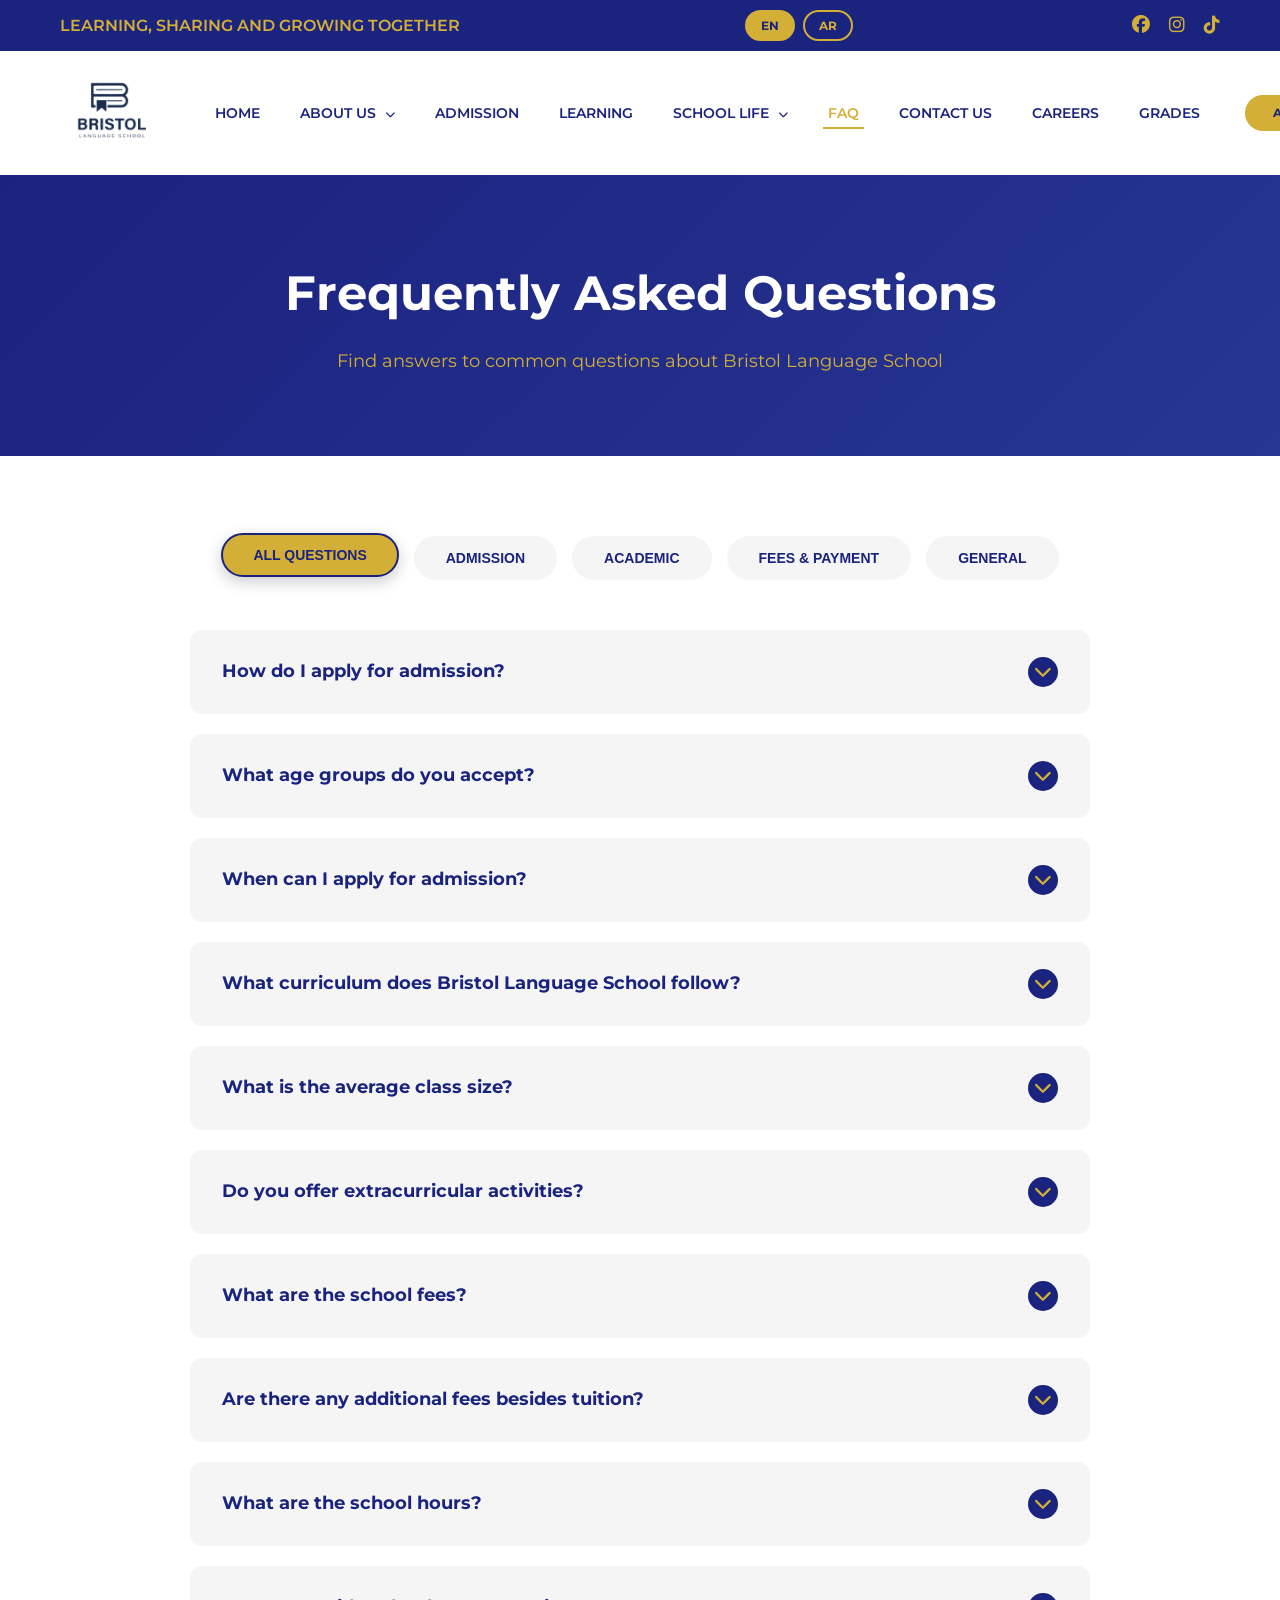
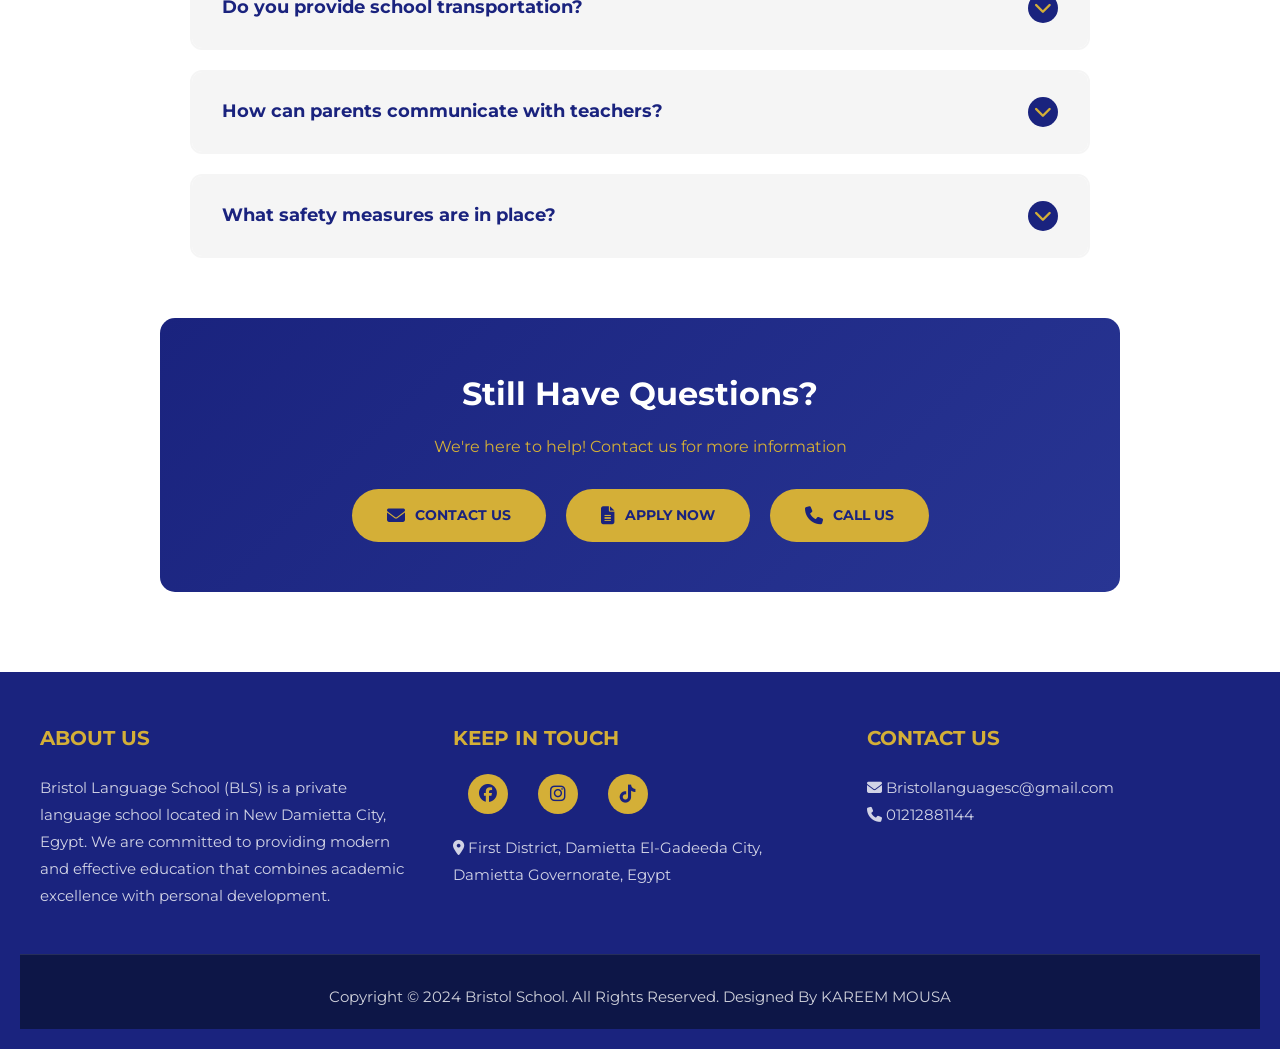
<file: faq.html>
<!DOCTYPE html>
<html lang="en">
<head>
    <link rel="stylesheet" href="rtl_styles.css">
    <meta charset="UTF-8">
    <meta name="viewport" content="width=device-width, initial-scale=1.0">
    <title>FAQ - Bristol Language School</title>
    <link rel="icon" type="image/png" href="MY DATA/craiyon_045154_image.png">
    <link rel="stylesheet" href="style.css">
    <link rel="preconnect" href="https://fonts.googleapis.com">
    <link href="https://fonts.googleapis.com/css2?family=Montserrat:wght@400;600;700;900&display=swap" rel="stylesheet">
    <link rel="stylesheet" href="https://cdnjs.cloudflare.com/ajax/libs/font-awesome/6.4.0/css/all.min.css">
    
    <style>
        :root {
            --primary-color: #1a237e;
            --secondary-color: #d4af37;
            --text-color: #333333;
            --light-gray: #f5f5f5;
            --white: #ffffff;
            --main-font: 'Montserrat', Arial, sans-serif;
        }

        * {
            margin: 0;
            padding: 0;
            box-sizing: border-box;
        }

        body {
            font-family: var(--main-font);
            color: var(--text-color);
            line-height: 1.6;
        }

        .top-bar {
            background-color: var(--primary-color);
            color: var(--white);
            padding: 10px 0;
        }

        .top-bar .container {
            max-width: 1200px;
            margin: 0 auto;
            padding: 0 20px;
            display: flex;
            justify-content: space-between;
            align-items: center;
        }

        .slogan {
            font-size: 16px;
            text-transform: uppercase;
            font-weight: 600;
            color: var(--secondary-color);
        }

        .social-links a {
            color: var(--secondary-color);
            margin-left: 15px;
            font-size: 18px;
            transition: color 0.3s;
        }

        .social-links a:hover {
            color: var(--white);
        }

        .header {
            background-color: var(--white);
            position: sticky;
            top: 0;
            z-index: 1000;
        }

        .header,
        .header *,
        .header::before,
        .header::after,
        .header .container,
        .header .container::before,
        .header .container::after {
            border: none !important;
            border-top: none !important;
            border-bottom: none !important;
            box-shadow: none !important;
            outline: none !important;
        }

        .header .container {
            max-width: 1200px;
            margin: 0 auto;
            padding: 2px 10px;
            display: flex;
            justify-content: space-between;
            align-items: center;
            gap: 40px;
        }

        .logo {
            flex-shrink: 0;
            display: flex;
            align-items: center;
        }

        .logo img {
            height: 120px;
            width: auto;
            object-fit: contain;
            transition: transform 0.3s ease;
        }

        .logo img:hover {
            transform: scale(1.05);
        }

        .main-menu {
            flex: 1;
            display: flex;
            justify-content: center;
        }

        .nav-menu {
            display: flex;
            list-style: none;
            gap: 30px;
            margin: 0;
            padding: 0;
            align-items: center;
        }

        .nav-menu li {
            margin: 0;
            padding: 0;
        }

        .nav-menu a {
            text-transform: uppercase;
            font-weight: 600;
            font-size: 14px;
            padding: 10px 5px;
            position: relative;
            color: var(--primary-color);
            white-space: nowrap;
            display: inline-block;
            text-decoration: none;
            transition: color 0.3s;
        }

        .nav-menu a:hover,
        .nav-menu a.active {
            color: var(--secondary-color);
        }

        .nav-menu a::after {
            content: '';
            position: absolute;
            bottom: 5px;
            left: 0;
            width: 0;
            height: 2px;
            background-color: var(--secondary-color);
            transition: width 0.3s ease;
        }

        .nav-menu a:hover::after,
        .nav-menu a.active::after {
            width: 100%;
        }

        .dropdown {
            position: relative;
        }

        .dropdown > a i {
            font-size: 10px;
            margin-left: 5px;
            transition: transform 0.3s ease;
        }

        .dropdown:hover > a i {
            transform: rotate(180deg);
        }

        .dropdown-menu {
            position: absolute;
            top: 100%;
            left: 0;
            background-color: var(--white);
            box-shadow: 0 5px 15px rgba(0,0,0,0.15);
            border-radius: 8px;
            min-width: 180px;
            opacity: 0;
            visibility: hidden;
            transform: translateY(-10px);
            transition: all 0.3s ease;
            list-style: none;
            padding: 10px 0;
            margin: 0;
            z-index: 100;
        }

        .dropdown:hover .dropdown-menu {
            opacity: 1;
            visibility: visible;
            transform: translateY(0);
        }

        .dropdown-menu li {
            margin: 0;
        }

        .dropdown-menu a {
            display: block;
            padding: 12px 20px;
            color: var(--primary-color);
            font-size: 13px;
            text-transform: uppercase;
            font-weight: 600;
            transition: all 0.3s ease;
        }

        .dropdown-menu a::after {
            display: none;
        }

        .dropdown-menu a:hover {
            background-color: var(--secondary-color);
            color: var(--primary-color);
            padding-left: 25px;
        }

        .btn-apply {
            background-color: var(--secondary-color);
            color: var(--primary-color);
            padding: 12px 28px;
            border-radius: 200px;
            font-weight: 700;
            font-size: 12px;
            text-transform: uppercase;
            white-space: nowrap;
            flex-shrink: 0;
            display: inline-block;
            line-height: 1;
            text-decoration: none;
            transition: all 0.3s;
        }

        .btn-apply:hover {
            background-color: var(--primary-color);
            color: var(--secondary-color);
            border: 2px solid var(--secondary-color);
            padding: 10px 26px;
        }

        .mobile-menu-toggle {
            display: none;
            background: none;
            border: none;
            font-size: 24px;
            color: var(--primary-color);
            cursor: pointer;
            flex-shrink: 0;
        }

        .menu-overlay {
            position: fixed;
            inset: 0;
            background: rgba(0,0,0,0.5);
            z-index: 998;
            opacity: 0;
            visibility: hidden;
            transition: all 0.3s;
        }

        .menu-overlay.active {
            opacity: 1;
            visibility: visible;
        }

        .page-header {
            background: linear-gradient(135deg, var(--primary-color) 0%, #283593 100%);
            padding: 80px 20px;
            text-align: center;
            color: var(--white);
        }

        .page-header h1 {
            font-size: 48px;
            font-weight: 700;
            margin-bottom: 15px;
        }

        .page-header p {
            font-size: 18px;
            color: var(--secondary-color);
        }

        .faq-section {
            padding: 80px 20px;
            background-color: var(--white);
        }

        .container {
            max-width: 1000px;
            margin: 0 auto;
        }

        .faq-categories {
            display: flex;
            justify-content: center;
            gap: 15px;
            margin-bottom: 50px;
            flex-wrap: wrap;
        }

        .category-tab {
            background-color: var(--light-gray);
            color: var(--primary-color);
            padding: 12px 30px;
            border: 2px solid transparent;
            border-radius: 50px;
            font-weight: 700;
            font-size: 14px;
            text-transform: uppercase;
            cursor: pointer;
            transition: all 0.3s;
        }

        .category-tab:hover,
        .category-tab.active {
            background-color: var(--secondary-color);
            color: var(--primary-color);
            border-color: var(--primary-color);
            transform: translateY(-3px);
            box-shadow: 0 5px 15px rgba(0,0,0,0.2);
        }

        .faq-container {
            max-width: 900px;
            margin: 0 auto;
        }

        .faq-item {
            background-color: var(--white);
            border: 2px solid var(--light-gray);
            border-radius: 12px;
            margin-bottom: 20px;
            overflow: hidden;
            transition: all 0.3s ease;
        }

        .faq-item:hover {
            border-color: var(--secondary-color);
            box-shadow: 0 5px 20px rgba(0,0,0,0.1);
        }

        .faq-question {
            padding: 25px 30px;
            cursor: pointer;
            display: flex;
            justify-content: space-between;
            align-items: center;
            gap: 20px;
            background-color: var(--light-gray);
            transition: all 0.3s ease;
        }

        .faq-item.active .faq-question {
            background-color: var(--secondary-color);
        }

        .faq-question h3 {
            color: var(--primary-color);
            font-size: 18px;
            font-weight: 700;
            margin: 0;
            flex: 1;
        }

        .faq-icon {
            width: 30px;
            height: 30px;
            background-color: var(--primary-color);
            color: var(--secondary-color);
            border-radius: 50%;
            display: flex;
            align-items: center;
            justify-content: center;
            font-size: 18px;
            transition: all 0.3s ease;
            flex-shrink: 0;
        }

        .faq-item.active .faq-icon {
            transform: rotate(180deg);
            background-color: var(--primary-color);
        }

        .faq-answer {
            max-height: 0;
            overflow: hidden;
            transition: max-height 0.4s ease;
        }

        .faq-item.active .faq-answer {
            max-height: 500px;
        }

        .faq-answer-content {
            padding: 25px 30px;
            color: var(--text-color);
            font-size: 15px;
            line-height: 1.8;
            background-color: var(--white);
        }

        .faq-answer-content p {
            margin-bottom: 15px;
        }

        .faq-answer-content ul {
            margin-left: 20px;
            margin-top: 10px;
        }

        .faq-answer-content li {
            margin-bottom: 8px;
        }

        .faq-cta {
            background: linear-gradient(135deg, var(--primary-color) 0%, #283593 100%);
            padding: 50px 30px;
            text-align: center;
            border-radius: 15px;
            margin-top: 60px;
        }

        .faq-cta h2 {
            color: var(--white);
            font-size: 32px;
            font-weight: 700;
            margin-bottom: 15px;
        }

        .faq-cta p {
            color: var(--secondary-color);
            font-size: 16px;
            margin-bottom: 30px;
        }

        .cta-buttons {
            display: flex;
            gap: 20px;
            justify-content: center;
            flex-wrap: wrap;
        }

        .btn-cta {
            background-color: var(--secondary-color);
            color: var(--primary-color);
            padding: 15px 35px;
            border-radius: 50px;
            font-weight: 700;
            font-size: 14px;
            text-transform: uppercase;
            text-decoration: none;
            display: inline-flex;
            align-items: center;
            gap: 10px;
            transition: all 0.3s;
        }

        .btn-cta:hover {
            background-color: var(--white);
            transform: translateY(-3px);
            box-shadow: 0 10px 30px rgba(0,0,0,0.3);
        }

        .btn-cta i {
            font-size: 18px;
        }

        .footer {
            background-color: var(--primary-color);
            color: var(--white);
            padding: 50px 20px 20px;
        }

        .footer-content {
            max-width: 1200px;
            margin: 0 auto;
            display: grid;
            grid-template-columns: repeat(3, 1fr);
            gap: 40px;
            margin-bottom: 30px;
        }

        .footer-col h4 {
            color: var(--secondary-color);
            font-size: 20px;
            font-weight: 700;
            margin-bottom: 20px;
        }

        .footer-col p {
            color: rgba(255,255,255,0.8);
            line-height: 1.8;
            margin-bottom: 15px;
        }

        .footer-social {
            display: flex;
            gap: 15px;
            margin-top: 20px;
        }

        .footer-social a {
            width: 40px;
            height: 40px;
            background-color: var(--secondary-color);
            color: var(--primary-color);
            display: flex;
            align-items: center;
            justify-content: center;
            border-radius: 50%;
            text-decoration: none;
            transition: all 0.3s;
        }

        .footer-social a:hover {
            background-color: var(--white);
            transform: scale(1.1);
        }

        .footer-bottom {
            text-align: center;
            padding-top: 30px;
            border-top: 1px solid rgba(255,255,255,0.1);
            color: rgba(255,255,255,0.8);
        }

        @media (max-width: 1024px) {
            .main-menu {
                position: fixed;
                top: 0;
                left: -100%;
                width: 280px;
                height: 100vh;
                background-color: var(--white);
                box-shadow: 2px 0 10px rgba(0,0,0,0.3);
                transition: left 0.3s ease;
                z-index: 999;
                overflow-y: auto;
                padding-top: 80px;
                display: block;
            }
            
            .main-menu.active {
                left: 0;
            }
            
            .nav-menu {
                flex-direction: column;
                gap: 0;
                width: 100%;
            }
            
            .nav-menu li {
                width: 100%;
                border-bottom: 1px solid #eee;
            }
            
            .nav-menu a {
                display: block;
                padding: 15px 20px;
                width: 100%;
            }
            
            .mobile-menu-toggle {
                display: block;
                z-index: 1001;
            }

            .dropdown-menu {
                position: static;
                opacity: 1;
                visibility: visible;
                transform: none;
                box-shadow: none;
                background: var(--light-gray);
                display: none;
                padding: 0;
                border-radius: 0;
            }
            
            .dropdown.active .dropdown-menu {
                display: block;
            }
            
            .dropdown-menu li {
                border-bottom: 1px solid #ddd;
            }
            
            .dropdown-menu a {
                padding: 12px 20px 12px 40px;
                font-size: 14px;
            }

            .footer-content {
                grid-template-columns: 1fr;
            }

            .faq-categories {
                gap: 10px;
            }

            .category-tab {
                padding: 10px 20px;
                font-size: 12px;
            }
        }

        @media (max-width: 768px) {
            .top-bar {
                padding: 8px 0;
            }
            
            .top-bar .container {
                padding: 0 15px;
                gap: 10px;
            }
            
            .slogan {
                font-size: 9px;
                white-space: normal;
                line-height: 1.3;
                max-width: 58%;
            }
            
            .social-links {
                display: flex;
                gap: 5px;
                align-items: center;
            }
            
            .social-links a {
                font-size: 17px;
                margin-left: 0;
                width: 34px;
                height: 34px;
                display: inline-flex;
                align-items: center;
                justify-content: center;
            }
            
            .header .container {
                padding: 5px 10px;
            }
            
            .logo img {
                height: 70px;
            }
            
            .mobile-menu-toggle {
                font-size: 22px;
            }
            
            .page-header h1 {
                font-size: 36px;
            }

            .faq-section {
                padding: 40px 15px;
            }

            .faq-categories {
                flex-direction: column;
                gap: 10px;
            }

            .category-tab {
                width: 100%;
            }

            .faq-question {
                padding: 20px;
            }

            .faq-question h3 {
                font-size: 16px;
            }

            .faq-answer-content {
                padding: 20px;
                font-size: 14px;
            }

            .faq-cta {
                padding: 30px 20px;
            }

            .faq-cta h2 {
                font-size: 24px;
            }

            .cta-buttons {
                flex-direction: column;
            }

            .btn-cta {
                width: 100%;
                justify-content: center;
            }
        }
    </style>
</head>
<body>
<div class="top-bar">
    <div class="container">
        <div class="slogan" data-translate="topBar.slogan">Learning, Sharing and Growing Together</div>
        <div class="lang-switcher">
            <button class="lang-btn active" data-lang="en">EN</button>
            <button class="lang-btn" data-lang="ar">AR</button>
        </div>
        <div class="social-links">
            <a href="https://www.facebook.com/share/1DAwFXqKfG/?mibextid=wwXIfr" target="_blank"><i class="fab fa-facebook"></i></a>
            <a href="#" target="_blank"><i class="fab fa-instagram"></i></a>
            <a href="https://www.tiktok.com/@bristol.schools?is_from_webapp=1&sender_device=pc" target="_blank"><i class="fab fa-tiktok"></i></a>
        </div>
    </div>
</div>

<header class="header">
    <div class="container">
        <div class="logo">
            <img src="mydata/craiyon_045154_image.png" alt="Bristol School Logo">
        </div>
        <nav class="main-menu">
            <ul class="nav-menu">
                <li><a href="index.html" data-translate="nav.home">Home</a></li>
                <li class="dropdown">
                    <a href="about.html"><span data-translate="nav.about">About Us</span> <i class="fas fa-chevron-down"></i></a>
                    <ul class="dropdown-menu">
                        <li><a href="about.html#who-we-are" data-translate="nav.whoWeAre">Who We Are</a></li>
                        <li><a href="about.html" data-translate="nav.moreAbout">More About</a></li>
                    </ul>
                </li>
                <li><a href="admission.html" data-translate="nav.admission">Admission</a></li>
                <li><a href="learning.html" data-translate="nav.learning">Learning</a></li>
                <li class="dropdown">
                    <a href="#"><span data-translate="nav.schoolLife">School Life</span> <i class="fas fa-chevron-down"></i></a>
                    <ul class="dropdown-menu">
                        <li><a href="gallery.html" data-translate="nav.gallery">Gallery</a></li>
                    </ul>
                </li>
                <li><a href="faq.html" data-translate="nav.faq" class="active">FAQ</a></li>
                <li><a href="contact.html" data-translate="nav.contact">Contact Us</a></li>
                <li><a href="careers.html" data-translate="nav.careers">Careers</a></li>
                <li><a href="grades.html" data-translate="nav.grades">Grades</a></li>
            </ul>
        </nav>
        <a href="admission.html" class="btn-apply" data-translate="nav.applyNow">APPLY NOW</a>
        <button class="mobile-menu-toggle">
            <i class="fas fa-bars"></i>
        </button>
    </div>
</header>

<section class="page-header">
    <h1 data-translate="faqPage.title">Frequently Asked Questions</h1>
    <p data-translate="faqPage.subtitle">Find Answers to Common Questions</p>
</section>

<section class="faq-section">
    <div class="container">
        
        <div class="faq-categories">
            <button class="category-tab active" data-category="all" data-translate="faqPage.allQuestions">All Questions</button>
            <button class="category-tab" data-category="admission" data-translate="faqPage.admission">Admission</button>
            <button class="category-tab" data-category="academic" data-translate="faqPage.academic">Academic</button>
            <button class="category-tab" data-category="fees" data-translate="faqPage.fees">Fees & Payment</button>
            <button class="category-tab" data-category="general" data-translate="faqPage.general">General</button>
        </div>

        <div class="faq-container">
            
            <!-- Admission Questions -->
            <div class="faq-item" data-category="admission">
                <div class="faq-question">
                    <h3 data-translate="faqPage.q1">What is the admission process at Bristol Language School?</h3>
                    <div class="faq-icon"><i class="fas fa-chevron-down"></i></div>
                </div>
                <div class="faq-answer">
                    <div class="faq-answer-content">
                        <p data-translate="faqPage.a1_intro">The admission process includes the following steps:</p>
                        <ul>
                            <li data-translate="faqPage.a1_step1">Complete the online application form on our website</li>
                            <li data-translate="faqPage.a1_step2">Submit required documents (birth certificate, photos, medical records)</li>
                            <li data-translate="faqPage.a1_step3">Attend an interview with the admissions team</li>
                            <li data-translate="faqPage.a1_step4">Receive admission decision within 5-7 working days</li>
                            <li data-translate="faqPage.a1_step5">Complete registration and pay required fees</li>
                        </ul>
                        <p data-translate="faqPage.a1_outro">For more details, please visit our Admission page or contact our admissions office.</p>
                    </div>
                </div>
            </div>

            <div class="faq-item" data-category="admission">
                <div class="faq-question">
                    <h3 data-translate="faqPage.q2">What age groups do you accept?</h3>
                    <div class="faq-icon"><i class="fas fa-chevron-down"></i></div>
                </div>
                <div class="faq-answer">
                    <div class="faq-answer-content">
                        <p data-translate="faqPage.a2">Bristol Language School accepts students from Pre-Kindergarten through Grade 12. We welcome children starting from age 3 up to 18 years old across all educational stages including Kindergarten, Primary, Preparatory, and Secondary levels.</p>
                    </div>
                </div>
            </div>

            <div class="faq-item" data-category="admission">
                <div class="faq-question">
                    <h3 data-translate="faqPage.q3">When can I apply for admission?</h3>
                    <div class="faq-icon"><i class="fas fa-chevron-down"></i></div>
                </div>
                <div class="faq-answer">
                    <div class="faq-answer-content">
                        <p data-translate="faqPage.a3">We accept applications throughout the year. However, we recommend applying early to secure your child's place. The main admission period is typically from March to June for the upcoming academic year starting in September.</p>
                    </div>
                </div>
            </div>

            <!-- Academic Questions -->
            <div class="faq-item" data-category="academic">
                <div class="faq-question">
                    <h3 data-translate="faqPage.q4">What curriculum does Bristol Language School follow?</h3>
                    <div class="faq-icon"><i class="fas fa-chevron-down"></i></div>
                </div>
                <div class="faq-answer">
                    <div class="faq-answer-content">
                        <p data-translate="faqPage.a4">We follow an internationally recognized curriculum that combines academic excellence with the Egyptian National Curriculum requirements. Our approach focuses on developing critical thinking, creativity, and global citizenship while respecting local values and culture.</p>
                    </div>
                </div>
            </div>

            <div class="faq-item" data-category="academic">
                <div class="faq-question">
                    <h3 data-translate="faqPage.q5">What is the average class size?</h3>
                    <div class="faq-icon"><i class="fas fa-chevron-down"></i></div>
                </div>
                <div class="faq-answer">
                    <div class="faq-answer-content">
                        <p data-translate="faqPage.a5">We maintain small class sizes to ensure personalized attention for each student. Our average class size is 20-25 students, allowing teachers to focus on individual learning needs and provide quality education.</p>
                    </div>
                </div>
            </div>

            <div class="faq-item" data-category="academic">
                <div class="faq-question">
                    <h3 data-translate="faqPage.q6">Do you offer extra-curricular activities?</h3>
                    <div class="faq-icon"><i class="fas fa-chevron-down"></i></div>
                </div>
                <div class="faq-answer">
                    <div class="faq-answer-content">
                        <p data-translate="faqPage.a6_intro">Yes! We offer a wide range of extra-curricular activities including:</p>
                        <ul>
                            <li data-translate="faqPage.a6_item1">Sports (football, basketball, swimming)</li>
                            <li data-translate="faqPage.a6_item2">Arts and crafts</li>
                            <li data-translate="faqPage.a6_item3">Music and drama</li>
                            <li data-translate="faqPage.a6_item4">Technology and robotics clubs</li>
                            <li data-translate="faqPage.a6_item5">Language clubs</li>
                        </ul>
                    </div>
                </div>
            </div>

            <!-- Fees Questions -->
            <div class="faq-item" data-category="fees">
                <div class="faq-question">
                    <h3 data-translate="faqPage.q7">What are the school fees?</h3>
                    <div class="faq-icon"><i class="fas fa-chevron-down"></i></div>
                </div>
                <div class="faq-answer">
                    <div class="faq-answer-content">
                        <p data-translate="faqPage.a7">School fees vary depending on the grade level. For detailed information about tuition fees and payment plans, please contact our admissions office at 01212881144 or email Bristollanguagesc@gmail.com. We offer flexible payment options to support families.</p>
                    </div>
                </div>
            </div>

            <div class="faq-item" data-category="fees">
                <div class="faq-question">
                    <h3 data-translate="faqPage.q8">Are there any additional fees besides tuition?</h3>
                    <div class="faq-icon"><i class="fas fa-chevron-down"></i></div>
                </div>
                <div class="faq-answer">
                    <div class="faq-answer-content">
                        <p data-translate="faqPage.a8_intro">In addition to tuition, there may be fees for:</p>
                        <ul>
                            <li data-translate="faqPage.a8_item1">Registration and admission</li>
                            <li data-translate="faqPage.a8_item2">Books and materials</li>
                            <li data-translate="faqPage.a8_item3">Uniforms</li>
                            <li data-translate="faqPage.a8_item4">Transportation (optional)</li>
                            <li data-translate="faqPage.a8_item5">Extra-curricular activities (optional)</li>
                        </ul>
                        <p data-translate="faqPage.a8_outro">A complete breakdown of all fees will be provided during the admission process.</p>
                    </div>
                </div>
            </div>

            <!-- General Questions -->
            <div class="faq-item" data-category="general">
                <div class="faq-question">
                    <h3 data-translate="faqPage.q9">What are the school hours?</h3>
                    <div class="faq-icon"><i class="fas fa-chevron-down"></i></div>
                </div>
                <div class="faq-answer">
                    <div class="faq-answer-content">
                        <p data-translate="faqPage.a9">Our regular school hours are Sunday through Thursday, from 8:00 AM to 3:00 PM. The school is closed on Fridays and Saturdays. Specific schedules may vary by grade level.</p>
                    </div>
                </div>
            </div>

            <div class="faq-item" data-category="general">
                <div class="faq-question">
                    <h3 data-translate="faqPage.q10">Do you provide school transportation?</h3>
                    <div class="faq-icon"><i class="fas fa-chevron-down"></i></div>
                </div>
                <div class="faq-answer">
                    <div class="faq-answer-content">
                        <p data-translate="faqPage.a10">Yes, we offer safe and reliable school bus services covering various areas in New Damietta City. Transportation fees are separate from tuition. Please contact our office for routes and availability.</p>
                    </div>
                </div>
            </div>

            <div class="faq-item" data-category="general">
                <div class="faq-question">
                    <h3 data-translate="faqPage.q11">How can parents communicate with teachers?</h3>
                    <div class="faq-icon"><i class="fas fa-chevron-down"></i></div>
                </div>
                <div class="faq-answer">
                    <div class="faq-answer-content">
                        <p data-translate="faqPage.a11_intro">We encourage open communication between parents and teachers through:</p>
                        <ul>
                            <li data-translate="faqPage.a11_item1">Parent-teacher meetings (scheduled throughout the year)</li>
                            <li data-translate="faqPage.a11_item2">Email communication</li>
                            <li data-translate="faqPage.a11_item3">School communication app</li>
                            <li data-translate="faqPage.a11_item4">Phone calls for urgent matters</li>
                            <li data-translate="faqPage.a11_item5">Progress reports sent home regularly</li>
                        </ul>
                    </div>
                </div>
            </div>

            <div class="faq-item" data-category="general">
                <div class="faq-question">
                    <h3 data-translate="faqPage.q12">What safety measures are in place?</h3>
                    <div class="faq-icon"><i class="fas fa-chevron-down"></i></div>
                </div>
                <div class="faq-answer">
                    <div class="faq-answer-content">
                        <p data-translate="faqPage.a12_intro">Student safety is our top priority. We have:</p>
                        <ul>
                            <li data-translate="faqPage.a12_item1">Secure campus with controlled entry points</li>
                            <li data-translate="faqPage.a12_item2">CCTV surveillance throughout the school</li>
                            <li data-translate="faqPage.a12_item3">Trained security staff on-site</li>
                            <li data-translate="faqPage.a12_item4">Emergency response procedures</li>
                            <li data-translate="faqPage.a12_item5">Regular safety drills</li>
                            <li data-translate="faqPage.a12_item6">Health clinic with qualified nurse</li>
                        </ul>
                    </div>
                </div>
            </div>

        </div>

        <!-- Contact CTA -->
        <div class="faq-cta">
            <h2 data-translate="faqPage.stillQuestions">Still Have Questions?</h2>
            <p data-translate="faqPage.stillQuestionsText">We're here to help! Contact us for more information</p>
            <div class="cta-buttons">
                <a href="contact.html" class="btn-cta">
                    <i class="fas fa-envelope"></i>
                    <span data-translate="faqPage.contactUs">Contact Us</span>
                </a>
                <a href="admission.html" class="btn-cta">
                    <i class="fas fa-file-alt"></i>
                    <span data-translate="faqPage.applyNow">Apply Now</span>
                </a>
                <a href="tel:01212881144" class="btn-cta">
                    <i class="fas fa-phone"></i>
                    <span data-translate="faqPage.callUs">Call Us</span>
                </a>
            </div>
        </div>

    </div>
</section>

<footer class="footer">
    <div class="footer-content">
        <div class="footer-col">
            <h4 data-translate="footer.aboutTitle">ABOUT US</h4>
            <p data-translate="footer.aboutText">Bristol Language School (BLS) is a private language school located in New Damietta City, Egypt. We are committed to providing modern and effective education that combines academic excellence with personal development.</p>
        </div>
        <div class="footer-col">
            <h4 data-translate="footer.keepInTouch">KEEP IN TOUCH</h4>
            <div class="footer-social">
                <a href="https://www.facebook.com/share/1DAwFXqKfG/?mibextid=wwXIfr"><i class="fab fa-facebook"></i></a>
                <a href="#"><i class="fab fa-instagram"></i></a>
                <a href="https://www.tiktok.com/@bristol.schools?is_from_webapp=1&sender_device=pc"><i class="fab fa-tiktok"></i></a>
            </div>
            <p style="margin-top: 20px;">
                <i class="fas fa-map-marker-alt"></i> First District, Damietta El-Gadeeda City, Damietta Governorate, Egypt
            </p>
        </div>
        <div class="footer-col">
            <h4 data-translate="footer.contactTitle">CONTACT US</h4>
            <p>
                <i class="fas fa-envelope"></i> Bristollanguagesc@gmail.com<br>
                <i class="fas fa-phone"></i> 01212881144
            </p>
        </div>
    </div>
    <div class="footer-bottom">
        <p data-translate="footer.copyright">Copyright © 2024 Bristol School. All Rights Reserved. Designed By KAREEM MOUSA</p>
    </div>
</footer>

<a href="index.html" class="back-to-home">
    <i class="fas fa-home"></i>
</a>

<a href="#" class="back-to-top">
    <i class="fas fa-chevron-up"></i>
</a>

<div class="menu-overlay"></div>

<script src="script.js"></script>
<script>
    // FAQ Accordion Functionality
    document.querySelectorAll('.faq-question').forEach(question => {
        question.addEventListener('click', () => {
            const faqItem = question.parentElement;
            const isActive = faqItem.classList.contains('active');
            
            // Close all other FAQs
            document.querySelectorAll('.faq-item').forEach(item => {
                item.classList.remove('active');
            });
            
            // Toggle current FAQ
            if (!isActive) {
                faqItem.classList.add('active');
            }
        });
    });

    // Category Filter Functionality
    document.querySelectorAll('.category-tab').forEach(tab => {
        tab.addEventListener('click', () => {
            // Remove active from all tabs
            document.querySelectorAll('.category-tab').forEach(t => t.classList.remove('active'));
            tab.classList.add('active');

            const category = tab.dataset.category;

            // Filter FAQ items
            document.querySelectorAll('.faq-item').forEach(item => {
                if (category === 'all' || item.dataset.category === category) {
                    item.style.display = 'block';
                    setTimeout(() => {
                        item.style.opacity = '1';
                        item.style.transform = 'translateY(0)';
                    }, 10);
                } else {
                    item.style.opacity = '0';
                    item.style.transform = 'translateY(20px)';
                    setTimeout(() => {
                        item.style.display = 'none';
                    }, 300);
                }
            });

            // Close all active FAQs when switching categories
            document.querySelectorAll('.faq-item').forEach(item => {
                item.classList.remove('active');
            });
        });
    });
</script>
<script src="translations_file.js"></script>
<script src="language_switcher.js"></script>
</body>
</html>
</file>
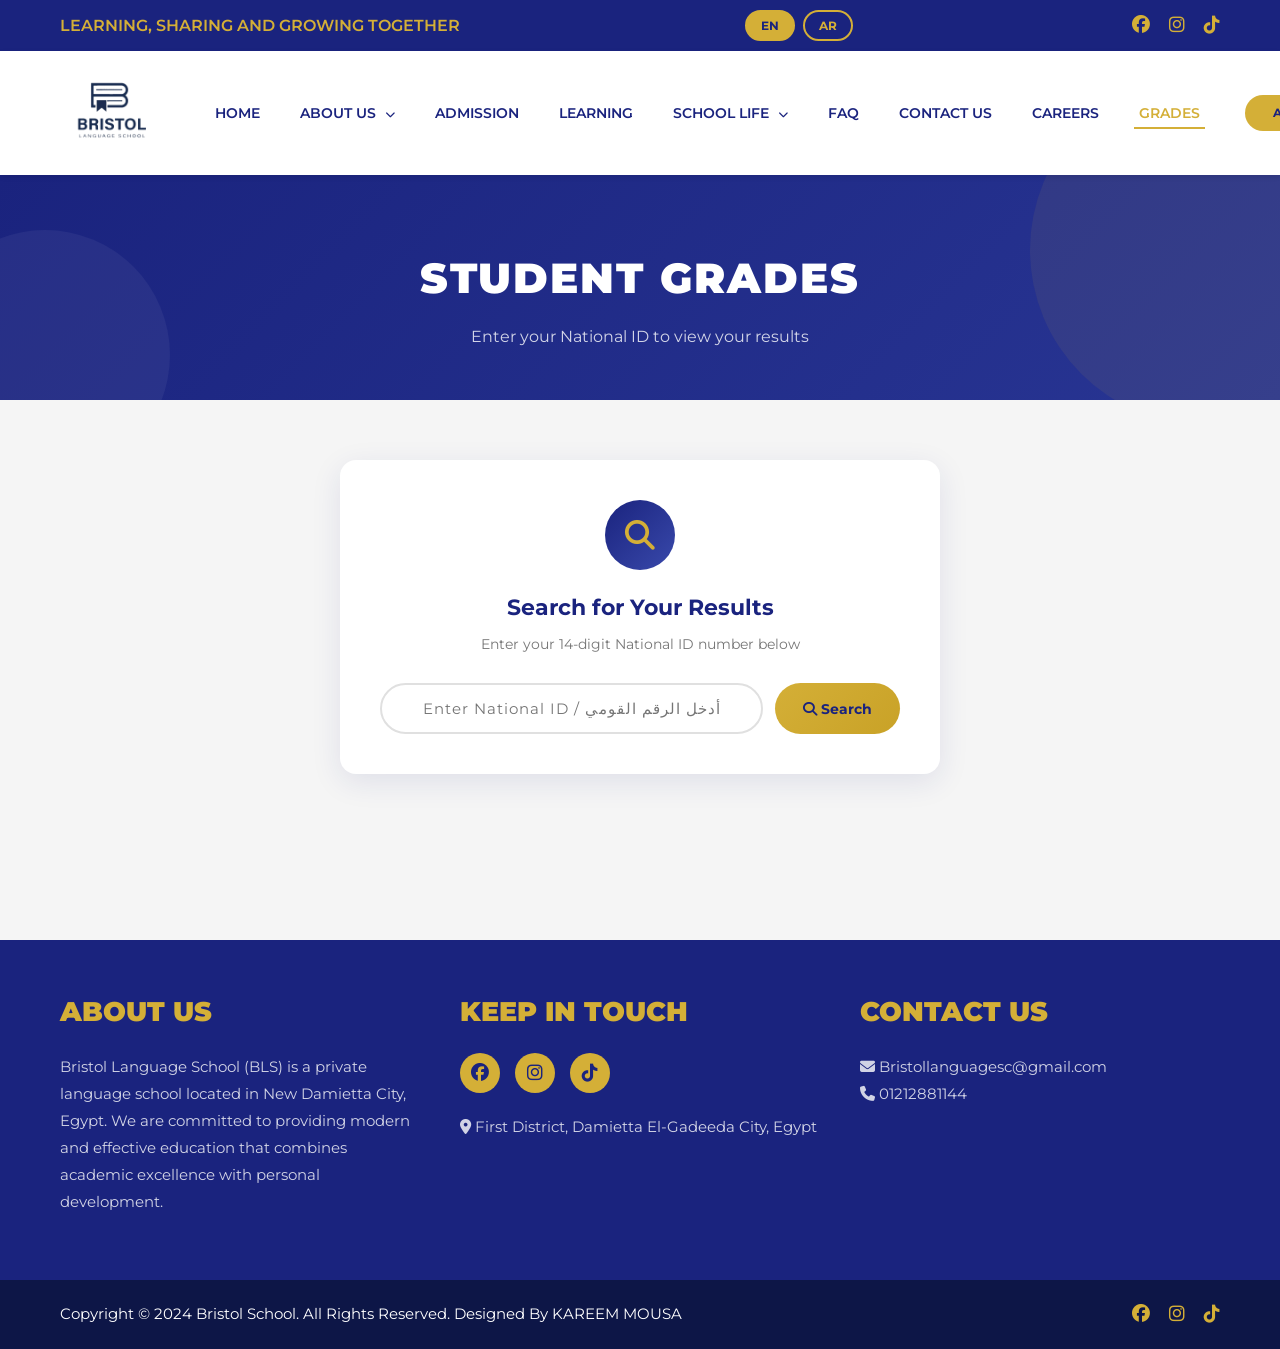
<file: grades.html>
<!DOCTYPE html>
<html lang="en">
<head>
    <link rel="stylesheet" href="rtl_styles.css">
    <meta charset="UTF-8">
    <meta name="viewport" content="width=device-width, initial-scale=1.0">
    <title>Student Grades - Bristol Language School</title>
    <link rel="icon" type="image/png" href="mydata/craiyon_045154_image.png">
    <link rel="preconnect" href="https://fonts.googleapis.com">
    <link href="https://fonts.googleapis.com/css2?family=Montserrat:wght@400;600;700;900&display=swap" rel="stylesheet">
    <link rel="stylesheet" href="https://cdnjs.cloudflare.com/ajax/libs/font-awesome/6.4.0/css/all.min.css">
    <link rel="stylesheet" href="style.css">

    <style>
        /* ===========================
           Page Header
        =========================== */
        .page-header {
            background: linear-gradient(135deg, var(--primary-color) 0%, #283593 100%);
            color: var(--white);
            padding: 70px 0 50px;
            text-align: center;
            position: relative;
            overflow: hidden;
        }

        .page-header::before {
            content: '';
            position: absolute;
            width: 350px; height: 350px;
            background: rgba(212,175,55,0.08);
            border-radius: 50%;
            top: -100px; right: -100px;
        }

        .page-header::after {
            content: '';
            position: absolute;
            width: 250px; height: 250px;
            background: rgba(255,255,255,0.05);
            border-radius: 50%;
            bottom: -80px; left: -80px;
        }

        .page-header h1 {
            font-size: 42px;
            font-weight: 900;
            text-transform: uppercase;
            letter-spacing: 2px;
            margin-bottom: 12px;
            position: relative;
            z-index: 1;
        }

        .page-header h1 span {
            color: var(--secondary-color);
        }

        .page-header p {
            font-size: 16px;
            color: rgba(255,255,255,0.8);
            position: relative;
            z-index: 1;
        }

        /* ===========================
           Search Section
        =========================== */
        .grades-section {
            padding: 60px 0;
            background: var(--light-gray);
            min-height: 60vh;
        }

        .search-card {
            background: var(--white);
            border-radius: 16px;
            padding: 40px;
            box-shadow: 0 8px 30px rgba(26,35,126,0.1);
            max-width: 600px;
            margin: 0 auto 40px;
            text-align: center;
        }

        .search-card .search-icon-wrap {
            width: 70px; height: 70px;
            background: linear-gradient(135deg, var(--primary-color), #3949ab);
            border-radius: 50%;
            display: flex;
            align-items: center;
            justify-content: center;
            margin: 0 auto 20px;
        }

        .search-card .search-icon-wrap i {
            font-size: 30px;
            color: var(--secondary-color);
        }

        .search-card h2 {
            color: var(--primary-color);
            font-size: 22px;
            font-weight: 700;
            margin-bottom: 8px;
        }

        .search-card p {
            color: #777;
            font-size: 14px;
            margin-bottom: 28px;
        }

        .search-input-group {
            display: flex;
            gap: 12px;
            align-items: stretch;
        }

        .search-input-group input {
            flex: 1;
            padding: 14px 20px;
            border: 2px solid #e0e0e0;
            border-radius: 50px;
            font-size: 15px;
            font-family: var(--main-font);
            outline: none;
            transition: border-color 0.3s;
            text-align: center;
            letter-spacing: 1px;
            direction: ltr;
        }

        .search-input-group input:focus {
            border-color: var(--primary-color);
        }

        .search-btn {
            background: linear-gradient(135deg, var(--secondary-color), #c9a227);
            color: var(--primary-color);
            border: none;
            padding: 14px 28px;
            border-radius: 50px;
            font-weight: 700;
            font-size: 14px;
            cursor: pointer;
            font-family: var(--main-font);
            transition: all 0.3s;
            white-space: nowrap;
        }

        .search-btn:hover {
            transform: translateY(-2px);
            box-shadow: 0 6px 20px rgba(212,175,55,0.4);
        }

        /* ===========================
           Error Message
        =========================== */
        .error-msg {
            display: none;
            background: #fff3f3;
            border: 1px solid #ffcdd2;
            border-radius: 10px;
            padding: 14px 20px;
            color: #c62828;
            font-size: 14px;
            margin-top: 16px;
            text-align: center;
        }

        .error-msg.show { display: block; }

        /* ===========================
           Result Card
        =========================== */
        .result-wrapper {
            display: none;
            max-width: 800px;
            margin: 0 auto;
            animation: slideUp 0.5s ease;
        }

        .result-wrapper.show { display: block; }

        @keyframes slideUp {
            from { opacity: 0; transform: translateY(30px); }
            to { opacity: 1; transform: translateY(0); }
        }

        .result-card {
            background: var(--white);
            border-radius: 16px;
            overflow: hidden;
            box-shadow: 0 10px 40px rgba(26,35,126,0.12);
        }

        /* Student Header */
        .student-header {
            background: linear-gradient(135deg, var(--primary-color) 0%, #283593 100%);
            padding: 28px 32px;
            display: flex;
            align-items: center;
            gap: 20px;
        }

        .student-avatar {
            width: 65px; height: 65px;
            background: var(--secondary-color);
            border-radius: 50%;
            display: flex;
            align-items: center;
            justify-content: center;
            flex-shrink: 0;
        }

        .student-avatar i {
            font-size: 28px;
            color: var(--primary-color);
        }

        .student-info h3 {
            color: var(--white);
            font-size: 20px;
            font-weight: 700;
            margin-bottom: 5px;
        }

        .student-info .meta {
            display: flex;
            gap: 16px;
            flex-wrap: wrap;
        }

        .student-info .meta span {
            color: rgba(255,255,255,0.75);
            font-size: 13px;
            display: flex;
            align-items: center;
            gap: 5px;
        }

        .student-info .meta span i {
            color: var(--secondary-color);
            font-size: 12px;
        }

        /* Result Badge */
        .result-badge-section {
            padding: 24px 32px;
            background: #f8f9ff;
            border-bottom: 1px solid #eee;
            display: flex;
            align-items: center;
            justify-content: space-between;
            flex-wrap: wrap;
            gap: 16px;
        }

        .result-badge {
            display: inline-flex;
            align-items: center;
            gap: 10px;
            padding: 10px 24px;
            border-radius: 50px;
            font-weight: 700;
            font-size: 16px;
        }

        .result-badge.pass {
            background: #e8f5e9;
            color: #2e7d32;
            border: 2px solid #a5d6a7;
        }

        .result-badge.fail {
            background: #ffebee;
            color: #c62828;
            border: 2px solid #ef9a9a;
        }

        .total-score {
            text-align: center;
        }

        .total-score .score-num {
            font-size: 32px;
            font-weight: 900;
            color: var(--primary-color);
            line-height: 1;
        }

        .total-score .score-label {
            font-size: 12px;
            color: #999;
            margin-top: 4px;
        }

        /* Subjects Grid */
        .subjects-section {
            padding: 28px 32px;
        }

        .subjects-section h4 {
            font-size: 14px;
            font-weight: 700;
            text-transform: uppercase;
            letter-spacing: 1px;
            color: #999;
            margin-bottom: 18px;
        }

        .subjects-grid {
            display: grid;
            grid-template-columns: repeat(auto-fill, minmax(200px, 1fr));
            gap: 14px;
        }

        .subject-item {
            background: #f8f9ff;
            border-radius: 12px;
            padding: 16px;
            border: 1px solid #eef0ff;
            transition: transform 0.2s, box-shadow 0.2s;
        }

        .subject-item:hover {
            transform: translateY(-3px);
            box-shadow: 0 6px 20px rgba(26,35,126,0.08);
        }

        .subject-item .subj-name {
            font-size: 13px;
            color: #777;
            margin-bottom: 8px;
            font-weight: 600;
        }

        .subject-item .subj-score-row {
            display: flex;
            align-items: baseline;
            gap: 4px;
            margin-bottom: 8px;
        }

        .subject-item .subj-score {
            font-size: 26px;
            font-weight: 900;
            color: var(--primary-color);
            line-height: 1;
        }

        .subject-item .subj-max {
            font-size: 13px;
            color: #aaa;
        }

        .subject-item .subj-bar-bg {
            height: 5px;
            background: #e8eaf6;
            border-radius: 10px;
            overflow: hidden;
        }

        .subject-item .subj-bar-fill {
            height: 100%;
            border-radius: 10px;
            background: linear-gradient(90deg, var(--primary-color), #5c6bc0);
            transition: width 0.8s ease;
        }

        .subject-item .subj-bar-fill.high { background: linear-gradient(90deg, #2e7d32, #66bb6a); }
        .subject-item .subj-bar-fill.mid  { background: linear-gradient(90deg, #e65100, #ffa726); }
        .subject-item .subj-bar-fill.low  { background: linear-gradient(90deg, #c62828, #ef5350); }

        /* Print / New Search buttons */
        .result-actions {
            padding: 20px 32px;
            background: #f8f9ff;
            border-top: 1px solid #eee;
            display: flex;
            gap: 12px;
            flex-wrap: wrap;
            justify-content: center;
        }

        .btn-action {
            padding: 11px 26px;
            border-radius: 50px;
            font-weight: 700;
            font-size: 13px;
            cursor: pointer;
            font-family: var(--main-font);
            transition: all 0.3s;
            display: inline-flex;
            align-items: center;
            gap: 8px;
            text-decoration: none;
            border: none;
        }

        .btn-action.primary {
            background: var(--primary-color);
            color: var(--white);
        }

        .btn-action.primary:hover {
            background: #283593;
            transform: translateY(-2px);
        }

        .btn-action.outline {
            background: transparent;
            color: var(--primary-color);
            border: 2px solid var(--primary-color);
        }

        .btn-action.outline:hover {
            background: var(--primary-color);
            color: var(--white);
        }

        /* ===========================
           RTL Support
        =========================== */
        body.rtl .search-input-group {
            flex-direction: row-reverse;
        }

        body.rtl .student-header {
            flex-direction: row-reverse;
        }

        body.rtl .student-info h3,
        body.rtl .student-info .meta {
            text-align: right;
        }

        body.rtl .result-badge-section {
            flex-direction: row-reverse;
        }

        body.rtl .subjects-section h4,
        body.rtl .subject-item .subj-name {
            text-align: right;
        }

        body.rtl .subject-item .subj-score-row {
            flex-direction: row-reverse;
        }

        body.rtl .subj-bar-fill {
            background: linear-gradient(270deg, var(--primary-color), #5c6bc0);
        }

        body.rtl .subj-bar-fill.high { background: linear-gradient(270deg, #2e7d32, #66bb6a); }
        body.rtl .subj-bar-fill.mid  { background: linear-gradient(270deg, #e65100, #ffa726); }
        body.rtl .subj-bar-fill.low  { background: linear-gradient(270deg, #c62828, #ef5350); }

        /* ===========================
           Responsive
        =========================== */
        @media (max-width: 768px) {
            .page-header h1 { font-size: 28px; }

            .search-card { padding: 28px 20px; }

            .search-input-group { flex-direction: column; }

            .search-btn { border-radius: 50px; }

            .student-header { padding: 20px; flex-wrap: wrap; }

            .result-badge-section { flex-direction: column; text-align: center; }

            .subjects-section { padding: 20px; }

            .subjects-grid { grid-template-columns: repeat(2, 1fr); }

            .result-actions { padding: 16px 20px; }
        }

        @media (max-width: 480px) {
            .subjects-grid { grid-template-columns: 1fr 1fr; gap: 10px; }
            .subject-item { padding: 12px; }
            .subject-item .subj-score { font-size: 22px; }
        }

        @media print {
            .top-bar, .header, .result-actions, .search-card, .back-to-top { display: none !important; }
            .result-wrapper { display: block !important; }
            .grades-section { padding: 10px 0; background: white; }
        }
    </style>
</head>
<body>

<!-- TOP BAR -->
<div class="top-bar">
    <div class="container">
        <div class="slogan" data-translate="topBar.slogan">Learning, Sharing and Growing Together</div>
        <div class="lang-switcher">
            <button class="lang-btn active" data-lang="en">EN</button>
            <button class="lang-btn" data-lang="ar">AR</button>
        </div>
        <div class="social-links">
            <a href="https://www.facebook.com/share/1DAwFXqKfG/?mibextid=wwXIfr" target="_blank"><i class="fab fa-facebook"></i></a>
            <a href="#" target="_blank"><i class="fab fa-instagram"></i></a>
            <a href="https://www.tiktok.com/@bristol.schools?is_from_webapp=1&sender_device=pc" target="_blank"><i class="fab fa-tiktok"></i></a>
        </div>
    </div>
</div>

<!-- HEADER -->
<header class="header">
    <div class="container">
        <div class="logo">
            <img src="mydata/craiyon_045154_image.png" alt="Bristol School Logo">
        </div>
        <nav class="main-menu">
            <ul>
                <li><a href="index.html" data-translate="nav.home">Home</a></li>
                <li class="dropdown">
                    <a href="about.html"><span data-translate="nav.about">About Us</span> <i class="fas fa-chevron-down"></i></a>
                    <ul class="dropdown-menu">
                        <li><a href="about.html#who-we-are" data-translate="nav.whoWeAre">Who We Are</a></li>
                        <li><a href="about.html" data-translate="nav.moreAbout">More About</a></li>
                    </ul>
                </li>
                <li><a href="admission.html" data-translate="nav.admission">Admission</a></li>
                <li><a href="learning.html" data-translate="nav.learning">Learning</a></li>
                <li class="dropdown">
                    <a href="#"><span data-translate="nav.schoolLife">School Life</span> <i class="fas fa-chevron-down"></i></a>
                    <ul class="dropdown-menu">
                        <li><a href="gallery.html" data-translate="nav.gallery">Gallery</a></li>
                    </ul>
                </li>
                <li><a href="faq.html" data-translate="nav.faq">FAQ</a></li>
                <li><a href="contact.html" data-translate="nav.contact">Contact Us</a></li>
                <li><a href="careers.html" data-translate="nav.careers">Careers</a></li>
                <li><a href="grades.html" class="active" data-translate="nav.grades">Grades</a></li>
            </ul>
            <a href="admission.html" class="btn-apply mobile-only" data-translate="nav.applyNow">APPLY NOW</a>
        </nav>
        <a href="admission.html" class="btn-apply desktop-only" data-translate="nav.applyNow">APPLY NOW</a>
        <button class="mobile-menu-toggle"><i class="fas fa-bars"></i></button>
    </div>
</header>

<!-- PAGE HEADER -->
<section class="page-header">
    <div class="container">
        <h1 data-translate="grades.pageTitle">STUDENT <span>GRADES</span></h1>
        <p data-translate="grades.pageSubtitle">Enter your National ID to view your results</p>
    </div>
</section>

<!-- GRADES SECTION -->
<section class="grades-section">
    <div class="container">

        <!-- Search Card -->
        <div class="search-card scroll-animate">
            <div class="search-icon-wrap">
                <i class="fas fa-search"></i>
            </div>
            <h2 data-translate="grades.searchTitle">Search for Your Results</h2>
            <p data-translate="grades.searchSubtitle">Enter your 14-digit National ID number below</p>

            <div class="search-input-group">
                <input
                    type="text"
                    id="nationalIdInput"
                    maxlength="14"
                    inputmode="numeric"
                    pattern="[0-9]*"
                    data-translate-placeholder="grades.inputPlaceholder"
                    placeholder="Enter National ID / أدخل الرقم القومي"
                >
                <button class="search-btn" onclick="searchStudent()">
                    <i class="fas fa-search"></i>
                    <span data-translate="grades.searchBtn">Search</span>
                </button>
            </div>

            <div class="error-msg" id="errorMsg">
                <i class="fas fa-exclamation-circle"></i>
                <span id="errorText">National ID not found. Please check and try again.</span>
            </div>
        </div>

        <!-- Result -->
        <div class="result-wrapper" id="resultWrapper">
            <div class="result-card">

                <!-- Student Header -->
                <div class="student-header">
                    <div class="student-avatar">
                        <i class="fas fa-user-graduate"></i>
                    </div>
                    <div class="student-info">
                        <h3 id="resultName">—</h3>
                        <div class="meta">
                            <span><i class="fas fa-id-card"></i> <span id="resultId">—</span></span>
                            <span><i class="fas fa-graduation-cap"></i> <span id="resultGrade" data-translate="grades.grade3">Grade 3</span></span>
                            <span><i class="fas fa-calendar"></i> <span data-translate="grades.term1">Term 2 — 2025/2026</span></span>
                        </div>
                    </div>
                </div>

                <!-- Result Badge -->
                <div class="result-badge-section">
                    <div class="result-badge" id="resultBadge">
                        <i class="fas fa-check-circle"></i>
                        <span id="resultStatus">PASS</span>
                    </div>
                    <div class="total-score">
                        <div class="score-num" id="resultTotal">—</div>
                        <div class="score-label" data-translate="grades.outOf45">out of 45</div>
                    </div>
                </div>

                <!-- Subjects -->
                <div class="subjects-section">
                    <h4 data-translate="grades.subjectsTitle">Subject Grades</h4>
                    <div class="subjects-grid" id="subjectsGrid">
                        <!-- filled by JS -->
                    </div>
                </div>

                <!-- Actions -->
                <div class="result-actions">
                    <button class="btn-action primary" onclick="window.print()">
                        <i class="fas fa-print"></i>
                        <span data-translate="grades.print">Print Result</span>
                    </button>
                    <button class="btn-action outline" onclick="resetSearch()">
                        <i class="fas fa-redo"></i>
                        <span data-translate="grades.newSearch">New Search</span>
                    </button>
                </div>

            </div>
        </div>

    </div>
</section>

<!-- FOOTER -->
<footer class="footer scroll-animate">
    <div class="footer-widgets">
        <div class="container">
            <div class="footer-col">
                <h4 data-translate="footer.aboutTitle">ABOUT US</h4>
                <p data-translate="footer.aboutText">Bristol Language School (BLS) is a private language school located in New Damietta City, Egypt.</p>
            </div>
            <div class="footer-col scroll-animate" data-delay="0.2">
                <h4 data-translate="footer.keepInTouch">KEEP IN TOUCH</h4>
                <div class="social-icons">
                    <a href="https://www.facebook.com/share/1DAwFXqKfG/?mibextid=wwXIfr"><i class="fab fa-facebook"></i></a>
                    <a href="#"><i class="fab fa-instagram"></i></a>
                    <a href="https://www.tiktok.com/@bristol.schools?is_from_webapp=1&sender_device=pc"><i class="fab fa-tiktok"></i></a>
                </div>
                <p class="address"><i class="fas fa-map-marker-alt"></i> First District, Damietta El-Gadeeda City, Egypt</p>
            </div>
            <div class="footer-col scroll-animate" data-delay="0.3">
                <h4 data-translate="footer.contactTitle">CONTACT US</h4>
                <p><i class="fas fa-envelope"></i> Bristollanguagesc@gmail.com<br><i class="fas fa-phone"></i> 01212881144</p>
            </div>
        </div>
    </div>
    <div class="footer-bottom">
        <div class="container">
            <p data-translate="footer.copyright">Copyright © 2024 Bristol School. All Rights Reserved. Designed By KAREEM MOUSA</p>
            <div class="footer-social">
                <a href="https://www.facebook.com/share/1DAwFXqKfG/?mibextid=wwXIfr"><i class="fab fa-facebook"></i></a>
                <a href="#"><i class="fab fa-instagram"></i></a>
                <a href="https://www.tiktok.com/@bristol.schools?is_from_webapp=1&sender_device=pc"><i class="fab fa-tiktok"></i></a>
            </div>
        </div>
    </div>
</footer>

<a href="#" class="back-to-top"><i class="fas fa-chevron-up"></i></a>
<div class="menu-overlay"></div>



<script src="script.js"></script>
<script src="translations_file.js"></script>
<script src="language_switcher.js"></script>

<script>
// ============================================================
// ALL STUDENTS DATA - auto-generated from Excel sheets
// ============================================================
const ALL_STUDENTS_DATA = [{"id":"31612041100269","name":"آيسل أيمن السيد لطفى أبو النور","grade":"grade3","gradeName":"الصف الثالث الابتدائي","subjects":{"لغة عربية":98.75,"لغة انجليزية":98.5,"رياضيات":93.25,"تربية دينية":96.5,"لغة انجليزية (مستوى رفيع)":97.25,"لغة اجنبية ثانية":100.0,"القيم واحترام الاخر":100.0,"متعدد الخصائص":100.0,"تربية فنية":"اجتاز","تربية بدنية":"اجتاز","تربية موسيقية":"اجتاز","أنشطة التوكاتسو":"اجتاز"}},{"id":"31607281100467","name":"آيسل ابراهيم ابراهيم ابراهيم طه الصواف","grade":"grade3","gradeName":"الصف الثالث الابتدائي","subjects":{"لغة عربية":83.125,"لغة انجليزية":91.75,"رياضيات":68.125,"تربية دينية":74.0,"لغة انجليزية (مستوى رفيع)":70.625,"لغة اجنبية ثانية":99.0,"القيم واحترام الاخر":100.0,"متعدد الخصائص":100.0,"تربية فنية":"اجتاز","تربية بدنية":"اجتاز","تربية موسيقية":"اجتاز","أنشطة التوكاتسو":"اجتاز"}},{"id":"31702271100283","name":"ايلين ايمن السيد احمد المنير","grade":"grade3","gradeName":"الصف الثالث الابتدائي","subjects":{"لغة عربية":93.875,"لغة انجليزية":99.0,"رياضيات":97.5,"تربية دينية":84.625,"لغة انجليزية (مستوى رفيع)":91.75,"لغة اجنبية ثانية":100.0,"القيم واحترام الاخر":100.0,"متعدد الخصائص":100.0,"تربية فنية":"اجتاز","تربية بدنية":"اجتاز","تربية موسيقية":"اجتاز","أنشطة التوكاتسو":"اجتاز"}},{"id":"31610011100741","name":"ايلين حسام محمد ابراهيم الطنطاوى","grade":"grade3","gradeName":"الصف الثالث الابتدائي","subjects":{"لغة عربية":96.5,"لغة انجليزية":99.75,"رياضيات":92.75,"تربية دينية":97.625,"لغة انجليزية (مستوى رفيع)":99.125,"لغة اجنبية ثانية":100.0,"القيم واحترام الاخر":100.0,"متعدد الخصائص":100.0,"تربية فنية":"اجتاز","تربية بدنية":"اجتاز","تربية موسيقية":"اجتاز","أنشطة التوكاتسو":"اجتاز"}},{"id":"31609101100564","name":"أروي محمود عبدالله المتولي خيرالدين","grade":"grade3","gradeName":"الصف الثالث الابتدائي","subjects":{"لغة عربية":100.0,"لغة انجليزية":99.5,"رياضيات":100.0,"تربية دينية":97.875,"لغة انجليزية (مستوى رفيع)":98.25,"لغة اجنبية ثانية":100.0,"القيم واحترام الاخر":100.0,"متعدد الخصائص":100.0,"تربية فنية":"اجتاز","تربية بدنية":"اجتاز","تربية موسيقية":"اجتاز","أنشطة التوكاتسو":"اجتاز"}},{"id":"31708261101387","name":"أسمى محمد يكن ابراهيم خالد","grade":"grade3","gradeName":"الصف الثالث الابتدائي","subjects":{"لغة عربية":93.125,"لغة انجليزية":96.75,"رياضيات":93.625,"تربية دينية":87.0,"لغة انجليزية (مستوى رفيع)":85.0,"لغة اجنبية ثانية":99.25,"القيم واحترام الاخر":100.0,"متعدد الخصائص":100.0,"تربية فنية":"اجتاز","تربية بدنية":"اجتاز","تربية موسيقية":"اجتاز","أنشطة التوكاتسو":"اجتاز"}},{"id":"31703111100046","name":"تاليا احمد حسن فاضل ابراهيم المتولى","grade":"grade3","gradeName":"الصف الثالث الابتدائي","subjects":{"لغة عربية":100.0,"لغة انجليزية":99.25,"رياضيات":99.0,"تربية دينية":97.625,"لغة انجليزية (مستوى رفيع)":98.5,"لغة اجنبية ثانية":100.0,"القيم واحترام الاخر":100.0,"متعدد الخصائص":100.0,"تربية فنية":"اجتاز","تربية بدنية":"اجتاز","تربية موسيقية":"اجتاز","أنشطة التوكاتسو":"اجتاز"}},{"id":"31606161100726","name":"تلا عاصم عطيه عطوه حامد الحوره","grade":"grade3","gradeName":"الصف الثالث الابتدائي","subjects":{"لغة عربية":96.875,"لغة انجليزية":99.5,"رياضيات":100.0,"تربية دينية":98.875,"لغة انجليزية (مستوى رفيع)":98.75,"لغة اجنبية ثانية":100.0,"القيم واحترام الاخر":100.0,"متعدد الخصائص":100.0,"تربية فنية":"اجتاز","تربية بدنية":"اجتاز","تربية موسيقية":"اجتاز","أنشطة التوكاتسو":"اجتاز"}},{"id":"31703141100288","name":"حبيبه ثروت وفيق عبدالرحمن سلامه","grade":"grade3","gradeName":"الصف الثالث الابتدائي","subjects":{"لغة عربية":93.875,"لغة انجليزية":97.0,"رياضيات":96.125,"تربية دينية":95.5,"لغة انجليزية (مستوى رفيع)":87.25,"لغة اجنبية ثانية":99.75,"القيم واحترام الاخر":100.0,"متعدد الخصائص":100.0,"تربية فنية":"اجتاز","تربية بدنية":"اجتاز","تربية موسيقية":"اجتاز","أنشطة التوكاتسو":"اجتاز"}},{"id":"31611021202425","name":"خديجه محمد حامد عبده ابراهيم","grade":"grade3","gradeName":"الصف الثالث الابتدائي","subjects":{"لغة عربية":97.25,"لغة انجليزية":98.25,"رياضيات":90.0,"تربية دينية":95.5,"لغة انجليزية (مستوى رفيع)":85.875,"لغة اجنبية ثانية":100.0,"القيم واحترام الاخر":100.0,"متعدد الخصائص":100.0,"تربية فنية":"اجتاز","تربية بدنية":"اجتاز","تربية موسيقية":"اجتاز","أنشطة التوكاتسو":"اجتاز"}},{"id":"31604121101042","name":"خديجه منير عبد المجيد احمد شلاطه","grade":"grade3","gradeName":"الصف الثالث الابتدائي","subjects":{"لغة عربية":91.375,"لغة انجليزية":99.5,"رياضيات":91.0,"تربية دينية":73.0,"لغة انجليزية (مستوى رفيع)":98.125,"لغة اجنبية ثانية":100.0,"القيم واحترام الاخر":100.0,"متعدد الخصائص":100.0,"تربية فنية":"اجتاز","تربية بدنية":"اجتاز","تربية موسيقية":"اجتاز","أنشطة التوكاتسو":"اجتاز"}},{"id":"31705221101148","name":"خديجه محمد محمد احمد احمد عامر","grade":"grade3","gradeName":"الصف الثالث الابتدائي","subjects":{"لغة عربية":94.25,"لغة انجليزية":100.0,"رياضيات":97.875,"تربية دينية":91.75,"لغة انجليزية (مستوى رفيع)":97.0,"لغة اجنبية ثانية":100.0,"القيم واحترام الاخر":100.0,"متعدد الخصائص":100.0,"تربية فنية":"اجتاز","تربية بدنية":"اجتاز","تربية موسيقية":"اجتاز","أنشطة التوكاتسو":"اجتاز"}},{"id":"31703171100223","name":"رناس محمد ياسين سعدا","grade":"grade3","gradeName":"الصف الثالث الابتدائي","subjects":{"لغة عربية":94.75,"لغة انجليزية":95.75,"رياضيات":92.25,"تربية دينية":90.875,"لغة انجليزية (مستوى رفيع)":91.5,"لغة اجنبية ثانية":100.0,"القيم واحترام الاخر":100.0,"متعدد الخصائص":100.0,"تربية فنية":"اجتاز","تربية بدنية":"اجتاز","تربية موسيقية":"اجتاز","أنشطة التوكاتسو":"اجتاز"}},{"id":"31707308801203","name":"رهف شادي حسن على على الشيخ","grade":"grade3","gradeName":"الصف الثالث الابتدائي","subjects":{"لغة عربية":97.75,"لغة انجليزية":98.75,"رياضيات":99.0,"تربية دينية":97.25,"لغة انجليزية (مستوى رفيع)":96.75,"لغة اجنبية ثانية":100.0,"القيم واحترام الاخر":100.0,"متعدد الخصائص":100.0,"تربية فنية":"اجتاز","تربية بدنية":"اجتاز","تربية موسيقية":"اجتاز","أنشطة التوكاتسو":"اجتاز"}},{"id":"31702281100206","name":"روفان محمد فايز ابو هبره","grade":"grade3","gradeName":"الصف الثالث الابتدائي","subjects":{"لغة عربية":"غ","لغة انجليزية":"غ","رياضيات":"غ","تربية دينية":"غ","لغة انجليزية (مستوى رفيع)":"غ","لغة اجنبية ثانية":"غ","القيم واحترام الاخر":"غ","متعدد الخصائص":"غ","تربية فنية":"غ","تربية بدنية":"غ","تربية موسيقية":"غ","أنشطة التوكاتسو":"غ"}},{"id":"31701011108306","name":"ريتال علاء عبدالرحمن عبدالحميد بدران","grade":"grade3","gradeName":"الصف الثالث الابتدائي","subjects":{"لغة عربية":96.25,"لغة انجليزية":99.25,"رياضيات":94.375,"تربية دينية":88.75,"لغة انجليزية (مستوى رفيع)":89.75,"لغة اجنبية ثانية":100.0,"القيم واحترام الاخر":100.0,"متعدد الخصائص":100.0,"تربية فنية":"اجتاز","تربية بدنية":"اجتاز","تربية موسيقية":"اجتاز","أنشطة التوكاتسو":"اجتاز"}},{"id":"31704111100646","name":"ريفان احمد عبدالحليم محمد الشناوى","grade":"grade3","gradeName":"الصف الثالث الابتدائي","subjects":{"لغة عربية":98.5,"لغة انجليزية":97.0,"رياضيات":100.0,"تربية دينية":98.875,"لغة انجليزية (مستوى رفيع)":98.75,"لغة اجنبية ثانية":100.0,"القيم واحترام الاخر":100.0,"متعدد الخصائص":100.0,"تربية فنية":"اجتاز","تربية بدنية":"اجتاز","تربية موسيقية":"اجتاز","أنشطة التوكاتسو":"اجتاز"}},{"id":"31701051100944","name":"ريماس اسلام جمال عبدالناصر سعد سليم","grade":"grade3","gradeName":"الصف الثالث الابتدائي","subjects":{"لغة عربية":99.75,"لغة انجليزية":100.0,"رياضيات":99.5,"تربية دينية":88.875,"لغة انجليزية (مستوى رفيع)":98.75,"لغة اجنبية ثانية":100.0,"القيم واحترام الاخر":100.0,"متعدد الخصائص":100.0,"تربية فنية":"اجتاز","تربية بدنية":"اجتاز","تربية موسيقية":"اجتاز","أنشطة التوكاتسو":"اجتاز"}},{"id":"31609121100129","name":"زينه محمود علي محمد عزو","grade":"grade3","gradeName":"الصف الثالث الابتدائي","subjects":{"لغة عربية":97.625,"لغة انجليزية":99.25,"رياضيات":99.0,"تربية دينية":94.25,"لغة انجليزية (مستوى رفيع)":95.125,"لغة اجنبية ثانية":100.0,"القيم واحترام الاخر":100.0,"متعدد الخصائص":100.0,"تربية فنية":"اجتاز","تربية بدنية":"اجتاز","تربية موسيقية":"اجتاز","أنشطة التوكاتسو":"اجتاز"}},{"id":"31702021100628","name":"سدره محمد عبد الله حمزه نوفل","grade":"grade3","gradeName":"الصف الثالث الابتدائي","subjects":{"لغة عربية":88.0,"لغة انجليزية":96.5,"رياضيات":83.625,"تربية دينية":89.0,"لغة انجليزية (مستوى رفيع)":80.0,"لغة اجنبية ثانية":100.0,"القيم واحترام الاخر":100.0,"متعدد الخصائص":100.0,"تربية فنية":"اجتاز","تربية بدنية":"اجتاز","تربية موسيقية":"اجتاز","أنشطة التوكاتسو":"اجتاز"}},{"id":"31706251200848","name":"سيلا محمد المهدي عبد الغني محمد","grade":"grade3","gradeName":"الصف الثالث الابتدائي","subjects":{"لغة عربية":92.375,"لغة انجليزية":97.5,"رياضيات":94.25,"تربية دينية":94.0,"لغة انجليزية (مستوى رفيع)":93.75,"لغة اجنبية ثانية":99.5,"القيم واحترام الاخر":100.0,"متعدد الخصائص":100.0,"تربية فنية":"اجتاز","تربية بدنية":"اجتاز","تربية موسيقية":"اجتاز","أنشطة التوكاتسو":"اجتاز"}},{"id":"31706201101482","name":"سيلا محمود محمد محمود خليل عكاش","grade":"grade3","gradeName":"الصف الثالث الابتدائي","subjects":{"لغة عربية":94.5,"لغة انجليزية":100.0,"رياضيات":97.75,"تربية دينية":90.375,"لغة انجليزية (مستوى رفيع)":99.25,"لغة اجنبية ثانية":100.0,"القيم واحترام الاخر":100.0,"متعدد الخصائص":100.0,"تربية فنية":"اجتاز","تربية بدنية":"اجتاز","تربية موسيقية":"اجتاز","أنشطة التوكاتسو":"اجتاز"}},{"id":"31608041203745","name":"صبا ايهاب سعيد على على القط","grade":"grade3","gradeName":"الصف الثالث الابتدائي","subjects":{"لغة عربية":96.875,"لغة انجليزية":99.0,"رياضيات":95.75,"تربية دينية":90.875,"لغة انجليزية (مستوى رفيع)":98.0,"لغة اجنبية ثانية":95.0,"القيم واحترام الاخر":100.0,"متعدد الخصائص":100.0,"تربية فنية":"اجتاز","تربية بدنية":"اجتاز","تربية موسيقية":"اجتاز","أنشطة التوكاتسو":"اجتاز"}},{"id":"31706011101184","name":"عاليا محمد علي محمد نصر الدين البساطي","grade":"grade3","gradeName":"الصف الثالث الابتدائي","subjects":{"لغة عربية":96.875,"لغة انجليزية":98.25,"رياضيات":96.75,"تربية دينية":98.5,"لغة انجليزية (مستوى رفيع)":98.0,"لغة اجنبية ثانية":100.0,"القيم واحترام الاخر":100.0,"متعدد الخصائص":100.0,"تربية فنية":"اجتاز","تربية بدنية":"اجتاز","تربية موسيقية":"اجتاز","أنشطة التوكاتسو":"اجتاز"}},{"id":"31709181100408","name":"فريدة عز الدين احمد عز الدين ناصف","grade":"grade3","gradeName":"الصف الثالث الابتدائي","subjects":{"لغة عربية":96.625,"لغة انجليزية":95.5,"رياضيات":93.625,"تربية دينية":87.0,"لغة انجليزية (مستوى رفيع)":75.875,"لغة اجنبية ثانية":100.0,"القيم واحترام الاخر":100.0,"متعدد الخصائص":100.0,"تربية فنية":"اجتاز","تربية بدنية":"اجتاز","تربية موسيقية":"اجتاز","أنشطة التوكاتسو":"اجتاز"}},{"id":"31603021100727","name":"فريدة محمد على ظريف عياد","grade":"grade3","gradeName":"الصف الثالث الابتدائي","subjects":{"لغة عربية":74.875,"لغة انجليزية":77.875,"رياضيات":79.75,"تربية دينية":56.375,"لغة انجليزية (مستوى رفيع)":58.375,"لغة اجنبية ثانية":99.5,"القيم واحترام الاخر":100.0,"متعدد الخصائص":100.0,"تربية فنية":"اجتاز","تربية بدنية":"اجتاز","تربية موسيقية":"اجتاز","أنشطة التوكاتسو":"اجتاز"}},{"id":"31707251100165","name":"فريدة محمد محمود ابراهيم محمد الغزنوى","grade":"grade3","gradeName":"الصف الثالث الابتدائي","subjects":{"لغة عربية":93.25,"لغة انجليزية":99.25,"رياضيات":95.875,"تربية دينية":83.875,"لغة انجليزية (مستوى رفيع)":86.5,"لغة اجنبية ثانية":94.0,"القيم واحترام الاخر":100.0,"متعدد الخصائص":100.0,"تربية فنية":"اجتاز","تربية بدنية":"اجتاز","تربية موسيقية":"اجتاز","أنشطة التوكاتسو":"اجتاز"}},{"id":"31607141101242","name":"فيروز عمرو عبد الفتاح عبدالله عامر","grade":"grade3","gradeName":"الصف الثالث الابتدائي","subjects":{"لغة عربية":98.875,"لغة انجليزية":99.0,"رياضيات":99.75,"تربية دينية":99.0,"لغة انجليزية (مستوى رفيع)":98.0,"لغة اجنبية ثانية":100.0,"القيم واحترام الاخر":100.0,"متعدد الخصائص":100.0,"تربية فنية":"اجتاز","تربية بدنية":"اجتاز","تربية موسيقية":"اجتاز","أنشطة التوكاتسو":"اجتاز"}},{"id":"31606261101401","name":"كادى رامي صادق مصطفي اسماعيل سليم","grade":"grade3","gradeName":"الصف الثالث الابتدائي","subjects":{"لغة عربية":96.0,"لغة انجليزية":99.5,"رياضيات":94.0,"تربية دينية":94.125,"لغة انجليزية (مستوى رفيع)":95.875,"لغة اجنبية ثانية":100.0,"القيم واحترام الاخر":100.0,"متعدد الخصائص":100.0,"تربية فنية":"اجتاز","تربية بدنية":"اجتاز","تربية موسيقية":"اجتاز","أنشطة التوكاتسو":"اجتاز"}},{"id":"31606161100866","name":"كارما اسلام محمد احمد على المسعودي","grade":"grade3","gradeName":"الصف الثالث الابتدائي","subjects":{"لغة عربية":99.375,"لغة انجليزية":98.0,"رياضيات":99.625,"تربية دينية":98.25,"لغة انجليزية (مستوى رفيع)":98.875,"لغة اجنبية ثانية":100.0,"القيم واحترام الاخر":100.0,"متعدد الخصائص":100.0,"تربية فنية":"اجتاز","تربية بدنية":"اجتاز","تربية موسيقية":"اجتاز","أنشطة التوكاتسو":"اجتاز"}},{"id":"31707151101768","name":"كارما اشرف رمضان مختار الجوجرى","grade":"grade3","gradeName":"الصف الثالث الابتدائي","subjects":{"لغة عربية":97.25,"لغة انجليزية":100.0,"رياضيات":96.0,"تربية دينية":97.75,"لغة انجليزية (مستوى رفيع)":95.0,"لغة اجنبية ثانية":100.0,"القيم واحترام الاخر":100.0,"متعدد الخصائص":100.0,"تربية فنية":"اجتاز","تربية بدنية":"اجتاز","تربية موسيقية":"اجتاز","أنشطة التوكاتسو":"اجتاز"}},{"id":"31703061100244","name":"كارما محمد احمد لطفي عبدالله","grade":"grade3","gradeName":"الصف الثالث الابتدائي","subjects":{"لغة عربية":97.375,"لغة انجليزية":100.0,"رياضيات":99.375,"تربية دينية":98.0,"لغة انجليزية (مستوى رفيع)":95.0,"لغة اجنبية ثانية":100.0,"القيم واحترام الاخر":100.0,"متعدد الخصائص":100.0,"تربية فنية":"اجتاز","تربية بدنية":"اجتاز","تربية موسيقية":"اجتاز","أنشطة التوكاتسو":"اجتاز"}},{"id":"31710011102161","name":"كارما محمود جمال فتحى ربيع الخضري","grade":"grade3","gradeName":"الصف الثالث الابتدائي","subjects":{"لغة عربية":97.25,"لغة انجليزية":96.5,"رياضيات":99.125,"تربية دينية":95.125,"لغة انجليزية (مستوى رفيع)":93.625,"لغة اجنبية ثانية":100.0,"القيم واحترام الاخر":100.0,"متعدد الخصائص":100.0,"تربية فنية":"اجتاز","تربية بدنية":"اجتاز","تربية موسيقية":"اجتاز","أنشطة التوكاتسو":"اجتاز"}},{"id":"31707071100329","name":"كارما نبيه نبيه نبيه عبدالعزيز حسن","grade":"grade3","gradeName":"الصف الثالث الابتدائي","subjects":{"لغة عربية":97.0,"لغة انجليزية":98.75,"رياضيات":92.625,"تربية دينية":80.0,"لغة انجليزية (مستوى رفيع)":94.0,"لغة اجنبية ثانية":100.0,"القيم واحترام الاخر":100.0,"متعدد الخصائص":100.0,"تربية فنية":"اجتاز","تربية بدنية":"اجتاز","تربية موسيقية":"اجتاز","أنشطة التوكاتسو":"اجتاز"}},{"id":"31710301100669","name":"كارميلا خالد محمد صفوت محمود الرملي","grade":"grade3","gradeName":"الصف الثالث الابتدائي","subjects":{"لغة عربية":94.75,"لغة انجليزية":99.125,"رياضيات":99.375,"تربية دينية":97.0,"لغة انجليزية (مستوى رفيع)":97.75,"لغة اجنبية ثانية":100.0,"القيم واحترام الاخر":100.0,"متعدد الخصائص":100.0,"تربية فنية":"اجتاز","تربية بدنية":"اجتاز","تربية موسيقية":"اجتاز","أنشطة التوكاتسو":"اجتاز"}},{"id":"31703101100528","name":"كرمة كريم اسامه محمد العزب","grade":"grade3","gradeName":"الصف الثالث الابتدائي","subjects":{"لغة عربية":95.125,"لغة انجليزية":99.25,"رياضيات":95.875,"تربية دينية":85.0,"لغة انجليزية (مستوى رفيع)":96.75,"لغة اجنبية ثانية":99.25,"القيم واحترام الاخر":100.0,"متعدد الخصائص":100.0,"تربية فنية":"اجتاز","تربية بدنية":"اجتاز","تربية موسيقية":"اجتاز","أنشطة التوكاتسو":"اجتاز"}},{"id":"31608231100764","name":"لارا خالد محمد عيسى احمد ابو الخير","grade":"grade3","gradeName":"الصف الثالث الابتدائي","subjects":{"لغة عربية":"غ","لغة انجليزية":"غ","رياضيات":"غ","تربية دينية":"غ","لغة انجليزية (مستوى رفيع)":"غ","لغة اجنبية ثانية":"غ","القيم واحترام الاخر":"غ","متعدد الخصائص":"غ","تربية فنية":"غ","تربية بدنية":"غ","تربية موسيقية":"غ","أنشطة التوكاتسو":"غ"}},{"id":"31707298800963","name":"لارا علاء الدين محمد الراجحي محمد شلبي","grade":"grade3","gradeName":"الصف الثالث الابتدائي","subjects":{"لغة عربية":96.25,"لغة انجليزية":92.375,"رياضيات":93.0,"تربية دينية":89.625,"لغة انجليزية (مستوى رفيع)":83.625,"لغة اجنبية ثانية":100.0,"القيم واحترام الاخر":100.0,"متعدد الخصائص":100.0,"تربية فنية":"اجتاز","تربية بدنية":"اجتاز","تربية موسيقية":"اجتاز","أنشطة التوكاتسو":"اجتاز"}},{"id":"31703111100283","name":"لارين معتز محمد اسماعيل عبده شلبي","grade":"grade3","gradeName":"الصف الثالث الابتدائي","subjects":{"لغة عربية":96.625,"لغة انجليزية":99.0,"رياضيات":86.375,"تربية دينية":87.875,"لغة انجليزية (مستوى رفيع)":95.75,"لغة اجنبية ثانية":97.0,"القيم واحترام الاخر":100.0,"متعدد الخصائص":100.0,"تربية فنية":"اجتاز","تربية بدنية":"اجتاز","تربية موسيقية":"اجتاز","أنشطة التوكاتسو":"اجتاز"}},{"id":"31610011105085","name":"لانا محمد ممدوح على كسبه","grade":"grade3","gradeName":"الصف الثالث الابتدائي","subjects":{"لغة عربية":96.875,"لغة انجليزية":98.0,"رياضيات":99.0,"تربية دينية":92.0,"لغة انجليزية (مستوى رفيع)":88.75,"لغة اجنبية ثانية":100.0,"القيم واحترام الاخر":100.0,"متعدد الخصائص":100.0,"تربية فنية":"اجتاز","تربية بدنية":"اجتاز","تربية موسيقية":"اجتاز","أنشطة التوكاتسو":"اجتاز"}},{"id":"31707271101583","name":"لانا محمد منصور عبدالقادر ابراهيم","grade":"grade3","gradeName":"الصف الثالث الابتدائي","subjects":{"لغة عربية":91.125,"لغة انجليزية":97.25,"رياضيات":99.0,"تربية دينية":94.0,"لغة انجليزية (مستوى رفيع)":94.75,"لغة اجنبية ثانية":100.0,"القيم واحترام الاخر":100.0,"متعدد الخصائص":100.0,"تربية فنية":"اجتاز","تربية بدنية":"اجتاز","تربية موسيقية":"اجتاز","أنشطة التوكاتسو":"اجتاز"}},{"id":"31701011104424","name":"ليان نادر الدسوقي محمد على هلال","grade":"grade3","gradeName":"الصف الثالث الابتدائي","subjects":{"لغة عربية":97.5,"لغة انجليزية":97.5,"رياضيات":97.0,"تربية دينية":97.5,"لغة انجليزية (مستوى رفيع)":91.25,"لغة اجنبية ثانية":100.0,"القيم واحترام الاخر":100.0,"متعدد الخصائص":100.0,"تربية فنية":"اجتاز","تربية بدنية":"اجتاز","تربية موسيقية":"اجتاز","أنشطة التوكاتسو":"اجتاز"}},{"id":"31610011105107","name":"لين محمد ممدوح على كسبه","grade":"grade3","gradeName":"الصف الثالث الابتدائي","subjects":{"لغة عربية":97.25,"لغة انجليزية":96.75,"رياضيات":99.0,"تربية دينية":98.75,"لغة انجليزية (مستوى رفيع)":97.625,"لغة اجنبية ثانية":100.0,"القيم واحترام الاخر":100.0,"متعدد الخصائص":100.0,"تربية فنية":"اجتاز","تربية بدنية":"اجتاز","تربية موسيقية":"اجتاز","أنشطة التوكاتسو":"اجتاز"}},{"id":"31801051100663","name":"ماريه عبدالله على على حسن سكرانه","grade":"grade3","gradeName":"الصف الثالث الابتدائي","subjects":{"لغة عربية":87.625,"لغة انجليزية":84.5,"رياضيات":84.875,"تربية دينية":78.5,"لغة انجليزية (مستوى رفيع)":69.5,"لغة اجنبية ثانية":100.0,"القيم واحترام الاخر":100.0,"متعدد الخصائص":100.0,"تربية فنية":"اجتاز","تربية بدنية":"اجتاز","تربية موسيقية":"اجتاز","أنشطة التوكاتسو":"اجتاز"}},{"id":"31612221100526","name":"مايا محمود عبدالخالق محمود عبدالسلام عطا","grade":"grade3","gradeName":"الصف الثالث الابتدائي","subjects":{"لغة عربية":94.875,"لغة انجليزية":97.0,"رياضيات":95.75,"تربية دينية":90.75,"لغة انجليزية (مستوى رفيع)":83.375,"لغة اجنبية ثانية":100.0,"القيم واحترام الاخر":100.0,"متعدد الخصائص":100.0,"تربية فنية":"اجتاز","تربية بدنية":"اجتاز","تربية موسيقية":"اجتاز","أنشطة التوكاتسو":"اجتاز"}},{"id":"31706101100225","name":"نسرين عبد الهادي محمد ابو النصر على","grade":"grade3","gradeName":"الصف الثالث الابتدائي","subjects":{"لغة عربية":"غ","لغة انجليزية":"غ","رياضيات":"غ","تربية دينية":"غ","لغة انجليزية (مستوى رفيع)":"غ","لغة اجنبية ثانية":"غ","القيم واحترام الاخر":"غ","متعدد الخصائص":"غ","تربية فنية":"غ","تربية بدنية":"غ","تربية موسيقية":"غ","أنشطة التوكاتسو":"غ"}},{"id":"31606060300503","name":"نور محمد محمد الشعباني","grade":"grade3","gradeName":"الصف الثالث الابتدائي","subjects":{"لغة عربية":90.0,"لغة انجليزية":98.0,"رياضيات":95.75,"تربية دينية":93.875,"لغة انجليزية (مستوى رفيع)":90.375,"لغة اجنبية ثانية":100.0,"القيم واحترام الاخر":100.0,"متعدد الخصائص":100.0,"تربية فنية":"اجتاز","تربية بدنية":"اجتاز","تربية موسيقية":"اجتاز","أنشطة التوكاتسو":"اجتاز"}},{"id":"31605211202464","name":"هنا محمد العدل محمد العدل","grade":"grade3","gradeName":"الصف الثالث الابتدائي","subjects":{"لغة عربية":94.75,"لغة انجليزية":97.0,"رياضيات":96.125,"تربية دينية":92.25,"لغة انجليزية (مستوى رفيع)":90.5,"لغة اجنبية ثانية":100.0,"القيم واحترام الاخر":100.0,"متعدد الخصائص":100.0,"تربية فنية":"اجتاز","تربية بدنية":"اجتاز","تربية موسيقية":"اجتاز","أنشطة التوكاتسو":"اجتاز"}},{"id":"31709281100367","name":"ياسمينا اسامه عبدالسلام الهادى محمود","grade":"grade3","gradeName":"الصف الثالث الابتدائي","subjects":{"لغة عربية":94.75,"لغة انجليزية":92.875,"رياضيات":91.875,"تربية دينية":88.5,"لغة انجليزية (مستوى رفيع)":78.25,"لغة اجنبية ثانية":99.5,"القيم واحترام الاخر":100.0,"متعدد الخصائص":100.0,"تربية فنية":"اجتاز","تربية بدنية":"اجتاز","تربية موسيقية":"اجتاز","أنشطة التوكاتسو":"اجتاز"}},{"id":"31704091204415","name":"ابراهيم احمد ابراهيم عبد الحافظ محمد","grade":"grade3","gradeName":"الصف الثالث الابتدائي","subjects":{"لغة عربية":90.5,"لغة انجليزية":96.125,"رياضيات":92.0,"تربية دينية":94.625,"لغة انجليزية (مستوى رفيع)":89.125,"لغة اجنبية ثانية":96.75,"القيم واحترام الاخر":100.0,"متعدد الخصائص":100.0,"تربية فنية":"اجتاز","تربية بدنية":"اجتاز","تربية موسيقية":"اجتاز","أنشطة التوكاتسو":"اجتاز"}},{"id":"31707031205659","name":"ابراهيم أمجد عبدالعزيز عبدالحليم حمزه","grade":"grade3","gradeName":"الصف الثالث الابتدائي","subjects":{"لغة عربية":66.625,"لغة انجليزية":88.5,"رياضيات":92.375,"تربية دينية":63.25,"لغة انجليزية (مستوى رفيع)":79.5,"لغة اجنبية ثانية":96.5,"القيم واحترام الاخر":100.0,"متعدد الخصائص":100.0,"تربية فنية":"اجتاز","تربية بدنية":"اجتاز","تربية موسيقية":"اجتاز","أنشطة التوكاتسو":"اجتاز"}},{"id":"31608041101411","name":"أحمد محمد احمد السيد بلبول","grade":"grade3","gradeName":"الصف الثالث الابتدائي","subjects":{"لغة عربية":96.625,"لغة انجليزية":99.5,"رياضيات":99.625,"تربية دينية":97.125,"لغة انجليزية (مستوى رفيع)":98.5,"لغة اجنبية ثانية":100.0,"القيم واحترام الاخر":100.0,"متعدد الخصائص":100.0,"تربية فنية":"اجتاز","تربية بدنية":"اجتاز","تربية موسيقية":"اجتاز","أنشطة التوكاتسو":"اجتاز"}},{"id":"31705111100391","name":"أحمد محمد عبدالسلام عبده الحطاب","grade":"grade3","gradeName":"الصف الثالث الابتدائي","subjects":{"لغة عربية":92.0,"لغة انجليزية":96.0,"رياضيات":98.625,"تربية دينية":90.25,"لغة انجليزية (مستوى رفيع)":92.75,"لغة اجنبية ثانية":100.0,"القيم واحترام الاخر":100.0,"متعدد الخصائص":100.0,"تربية فنية":"اجتاز","تربية بدنية":"اجتاز","تربية موسيقية":"اجتاز","أنشطة التوكاتسو":"اجتاز"}},{"id":"31703031100118","name":"آدم محمد عصام مختار السيد ابراهيم تفاحه","grade":"grade3","gradeName":"الصف الثالث الابتدائي","subjects":{"لغة عربية":58.375,"لغة انجليزية":54.875,"رياضيات":71.5,"تربية دينية":55.0,"لغة انجليزية (مستوى رفيع)":53.375,"لغة اجنبية ثانية":100.0,"القيم واحترام الاخر":100.0,"متعدد الخصائص":100.0,"تربية فنية":"اجتاز","تربية بدنية":"اجتاز","تربية موسيقية":"اجتاز","أنشطة التوكاتسو":"اجتاز"}},{"id":"31710161100833","name":"آدم محمد محمودى عبد السيد العيوطي","grade":"grade3","gradeName":"الصف الثالث الابتدائي","subjects":{"لغة عربية":98.0,"لغة انجليزية":98.75,"رياضيات":98.75,"تربية دينية":98.125,"لغة انجليزية (مستوى رفيع)":97.625,"لغة اجنبية ثانية":100.0,"القيم واحترام الاخر":100.0,"متعدد الخصائص":100.0,"تربية فنية":"اجتاز","تربية بدنية":"اجتاز","تربية موسيقية":"اجتاز","أنشطة التوكاتسو":"اجتاز"}},{"id":"31710011102676","name":"آدم محمود جمال فتحي ربيع الخضري","grade":"grade3","gradeName":"الصف الثالث الابتدائي","subjects":{"لغة عربية":83.875,"لغة انجليزية":93.0,"رياضيات":92.125,"تربية دينية":87.625,"لغة انجليزية (مستوى رفيع)":79.5,"لغة اجنبية ثانية":100.0,"القيم واحترام الاخر":100.0,"متعدد الخصائص":100.0,"تربية فنية":"اجتاز","تربية بدنية":"اجتاز","تربية موسيقية":"اجتاز","أنشطة التوكاتسو":"اجتاز"}},{"id":"31706011100293","name":"آدم محمود صبرى احمد عربانو","grade":"grade3","gradeName":"الصف الثالث الابتدائي","subjects":{"لغة عربية":97.375,"لغة انجليزية":89.875,"رياضيات":95.125,"تربية دينية":86.5,"لغة انجليزية (مستوى رفيع)":85.25,"لغة اجنبية ثانية":100.0,"القيم واحترام الاخر":100.0,"متعدد الخصائص":100.0,"تربية فنية":"اجتاز","تربية بدنية":"اجتاز","تربية موسيقية":"اجتاز","أنشطة التوكاتسو":"اجتاز"}},{"id":"31610011100679","name":"آدم محمود محمد المرسى عبدالحميد ابو النور بدران","grade":"grade3","gradeName":"الصف الثالث الابتدائي","subjects":{"لغة عربية":91.125,"لغة انجليزية":98.75,"رياضيات":93.75,"تربية دينية":93.625,"لغة انجليزية (مستوى رفيع)":98.625,"لغة اجنبية ثانية":100.0,"القيم واحترام الاخر":100.0,"متعدد الخصائص":100.0,"تربية فنية":"اجتاز","تربية بدنية":"اجتاز","تربية موسيقية":"اجتاز","أنشطة التوكاتسو":"اجتاز"}},{"id":"31705131100894","name":"آسر احمد صلاح محمد السيد ابو العينين","grade":"grade3","gradeName":"الصف الثالث الابتدائي","subjects":{"لغة عربية":93.375,"لغة انجليزية":98.75,"رياضيات":96.25,"تربية دينية":95.25,"لغة انجليزية (مستوى رفيع)":96.5,"لغة اجنبية ثانية":93.0,"القيم واحترام الاخر":100.0,"متعدد الخصائص":100.0,"تربية فنية":"اجتاز","تربية بدنية":"اجتاز","تربية موسيقية":"اجتاز","أنشطة التوكاتسو":"اجتاز"}},{"id":"31705211100615","name":"آسر حسام فوزي عبدالعزيز محمد عماره","grade":"grade3","gradeName":"الصف الثالث الابتدائي","subjects":{"لغة عربية":99.625,"لغة انجليزية":99.0,"رياضيات":99.375,"تربية دينية":99.75,"لغة انجليزية (مستوى رفيع)":100.0,"لغة اجنبية ثانية":100.0,"القيم واحترام الاخر":100.0,"متعدد الخصائص":100.0,"تربية فنية":"اجتاز","تربية بدنية":"اجتاز","تربية موسيقية":"اجتاز","أنشطة التوكاتسو":"اجتاز"}},{"id":"31606201101577","name":"آسر محمد احمد طاهر الشامخ","grade":"grade3","gradeName":"الصف الثالث الابتدائي","subjects":{"لغة عربية":99.0,"لغة انجليزية":96.25,"رياضيات":98.875,"تربية دينية":95.75,"لغة انجليزية (مستوى رفيع)":96.0,"لغة اجنبية ثانية":100.0,"القيم واحترام الاخر":100.0,"متعدد الخصائص":100.0,"تربية فنية":"اجتاز","تربية بدنية":"اجتاز","تربية موسيقية":"اجتاز","أنشطة التوكاتسو":"اجتاز"}},{"id":"31707071207751","name":"آمن حماده السعيد حسن على","grade":"grade3","gradeName":"الصف الثالث الابتدائي","subjects":{"لغة عربية":95.625,"لغة انجليزية":92.125,"رياضيات":92.5,"تربية دينية":95.75,"لغة انجليزية (مستوى رفيع)":69.375,"لغة اجنبية ثانية":97.0,"القيم واحترام الاخر":100.0,"متعدد الخصائص":100.0,"تربية فنية":"اجتاز","تربية بدنية":"اجتاز","تربية موسيقية":"اجتاز","أنشطة التوكاتسو":"اجتاز"}},{"id":"31706201100338","name":"آمن محمد مسعد أنور الامام","grade":"grade3","gradeName":"الصف الثالث الابتدائي","subjects":{"لغة عربية":92.625,"لغة انجليزية":96.5,"رياضيات":89.0,"تربية دينية":88.75,"لغة انجليزية (مستوى رفيع)":89.75,"لغة اجنبية ثانية":100.0,"القيم واحترام الاخر":100.0,"متعدد الخصائص":100.0,"تربية فنية":"اجتاز","تربية بدنية":"اجتاز","تربية موسيقية":"اجتاز","أنشطة التوكاتسو":"اجتاز"}},{"id":"31604181101076","name":"انس احمد السيد السيد بلبول","grade":"grade3","gradeName":"الصف الثالث الابتدائي","subjects":{"لغة عربية":90.0,"لغة انجليزية":95.5,"رياضيات":91.75,"تربية دينية":92.625,"لغة انجليزية (مستوى رفيع)":95.25,"لغة اجنبية ثانية":100.0,"القيم واحترام الاخر":100.0,"متعدد الخصائص":100.0,"تربية فنية":"اجتاز","تربية بدنية":"اجتاز","تربية موسيقية":"اجتاز","أنشطة التوكاتسو":"اجتاز"}},{"id":"31706288800373","name":"انس عبدالله محمد نصر سعد خطاب","grade":"grade3","gradeName":"الصف الثالث الابتدائي","subjects":{"لغة عربية":91.625,"لغة انجليزية":95.625,"رياضيات":98.875,"تربية دينية":94.0,"لغة انجليزية (مستوى رفيع)":96.75,"لغة اجنبية ثانية":100.0,"القيم واحترام الاخر":100.0,"متعدد الخصائص":100.0,"تربية فنية":"اجتاز","تربية بدنية":"اجتاز","تربية موسيقية":"اجتاز","أنشطة التوكاتسو":"اجتاز"}},{"id":"31604151201955","name":"اياد احمد حمدي حسن السيد قنديل","grade":"grade3","gradeName":"الصف الثالث الابتدائي","subjects":{"لغة عربية":98.875,"لغة انجليزية":98.5,"رياضيات":98.0,"تربية دينية":91.75,"لغة انجليزية (مستوى رفيع)":92.5,"لغة اجنبية ثانية":99.5,"القيم واحترام الاخر":100.0,"متعدد الخصائص":100.0,"تربية فنية":"اجتاز","تربية بدنية":"اجتاز","تربية موسيقية":"اجتاز","أنشطة التوكاتسو":"اجتاز"}},{"id":"31611031201575","name":"حازم كارم ابراهيم محمد السيد الديسطي","grade":"grade3","gradeName":"الصف الثالث الابتدائي","subjects":{"لغة عربية":98.5,"لغة انجليزية":99.5,"رياضيات":99.75,"تربية دينية":95.875,"لغة انجليزية (مستوى رفيع)":94.5,"لغة اجنبية ثانية":100.0,"القيم واحترام الاخر":100.0,"متعدد الخصائص":100.0,"تربية فنية":"اجتاز","تربية بدنية":"اجتاز","تربية موسيقية":"اجتاز","أنشطة التوكاتسو":"اجتاز"}},{"id":"31707191100314","name":"حمزه عمر طاهر عمر الشافعي","grade":"grade3","gradeName":"الصف الثالث الابتدائي","subjects":{"لغة عربية":97.75,"لغة انجليزية":96.25,"رياضيات":99.375,"تربية دينية":92.625,"لغة انجليزية (مستوى رفيع)":97.0,"لغة اجنبية ثانية":100.0,"القيم واحترام الاخر":100.0,"متعدد الخصائص":100.0,"تربية فنية":"اجتاز","تربية بدنية":"اجتاز","تربية موسيقية":"اجتاز","أنشطة التوكاتسو":"اجتاز"}},{"id":"31606261101355","name":"ريان رامي صادق مصطفى اسماعيل سليم","grade":"grade3","gradeName":"الصف الثالث الابتدائي","subjects":{"لغة عربية":96.875,"لغة انجليزية":93.75,"رياضيات":99.0,"تربية دينية":90.125,"لغة انجليزية (مستوى رفيع)":88.875,"لغة اجنبية ثانية":100.0,"القيم واحترام الاخر":100.0,"متعدد الخصائص":100.0,"تربية فنية":"اجتاز","تربية بدنية":"اجتاز","تربية موسيقية":"اجتاز","أنشطة التوكاتسو":"اجتاز"}},{"id":"31606171100473","name":"زياد محمد مسعد محمد مصطفى المشمشى","grade":"grade3","gradeName":"الصف الثالث الابتدائي","subjects":{"لغة عربية":97.25,"لغة انجليزية":99.25,"رياضيات":93.125,"تربية دينية":92.625,"لغة انجليزية (مستوى رفيع)":96.125,"لغة اجنبية ثانية":100.0,"القيم واحترام الاخر":100.0,"متعدد الخصائص":100.0,"تربية فنية":"اجتاز","تربية بدنية":"اجتاز","تربية موسيقية":"اجتاز","أنشطة التوكاتسو":"اجتاز"}},{"id":"31607028800118","name":"زين الدين  محمد رمضان المرسى جاد على","grade":"grade3","gradeName":"الصف الثالث الابتدائي","subjects":{"لغة عربية":93.625,"لغة انجليزية":92.5,"رياضيات":97.625,"تربية دينية":95.0,"لغة انجليزية (مستوى رفيع)":81.875,"لغة اجنبية ثانية":100.0,"القيم واحترام الاخر":100.0,"متعدد الخصائص":100.0,"تربية فنية":"اجتاز","تربية بدنية":"اجتاز","تربية موسيقية":"اجتاز","أنشطة التوكاتسو":"اجتاز"}},{"id":"31606171100457","name":"زين الدين محمد مسعد محمد مصطفى المشمشى","grade":"grade3","gradeName":"الصف الثالث الابتدائي","subjects":{"لغة عربية":92.75,"لغة انجليزية":100.0,"رياضيات":100.0,"تربية دينية":97.25,"لغة انجليزية (مستوى رفيع)":99.0,"لغة اجنبية ثانية":100.0,"القيم واحترام الاخر":100.0,"متعدد الخصائص":100.0,"تربية فنية":"اجتاز","تربية بدنية":"اجتاز","تربية موسيقية":"اجتاز","أنشطة التوكاتسو":"اجتاز"}},{"id":"31703140201072","name":"سليم محمد حامد محمد عبدالخالق الحوراني","grade":"grade3","gradeName":"الصف الثالث الابتدائي","subjects":{"لغة عربية":99.125,"لغة انجليزية":98.375,"رياضيات":100.0,"تربية دينية":97.0,"لغة انجليزية (مستوى رفيع)":96.25,"لغة اجنبية ثانية":100.0,"القيم واحترام الاخر":100.0,"متعدد الخصائص":100.0,"تربية فنية":"اجتاز","تربية بدنية":"اجتاز","تربية موسيقية":"اجتاز","أنشطة التوكاتسو":"اجتاز"}},{"id":"31707131101354","name":"سيف محمد ابراهيم عرفه مصطفي","grade":"grade3","gradeName":"الصف الثالث الابتدائي","subjects":{"لغة عربية":95.625,"لغة انجليزية":96.75,"رياضيات":99.375,"تربية دينية":96.25,"لغة انجليزية (مستوى رفيع)":93.25,"لغة اجنبية ثانية":99.75,"القيم واحترام الاخر":100.0,"متعدد الخصائص":100.0,"تربية فنية":"اجتاز","تربية بدنية":"اجتاز","تربية موسيقية":"اجتاز","أنشطة التوكاتسو":"اجتاز"}},{"id":"31706018801939","name":"عمر احمد محمد احمد مشالي","grade":"grade3","gradeName":"الصف الثالث الابتدائي","subjects":{"لغة عربية":92.375,"لغة انجليزية":99.5,"رياضيات":93.875,"تربية دينية":84.25,"لغة انجليزية (مستوى رفيع)":93.25,"لغة اجنبية ثانية":100.0,"القيم واحترام الاخر":100.0,"متعدد الخصائص":100.0,"تربية فنية":"اجتاز","تربية بدنية":"اجتاز","تربية موسيقية":"اجتاز","أنشطة التوكاتسو":"اجتاز"}},{"id":"31702221100657","name":"عمر مصطفي فرج مصطفي النجار","grade":"grade3","gradeName":"الصف الثالث الابتدائي","subjects":{"لغة عربية":92.25,"لغة انجليزية":97.125,"رياضيات":92.375,"تربية دينية":87.875,"لغة انجليزية (مستوى رفيع)":95.875,"لغة اجنبية ثانية":100.0,"القيم واحترام الاخر":100.0,"متعدد الخصائص":100.0,"تربية فنية":"اجتاز","تربية بدنية":"اجتاز","تربية موسيقية":"اجتاز","أنشطة التوكاتسو":"اجتاز"}},{"id":"31610061101854","name":"عمران محمود المتولى على المتولى قنديل","grade":"grade3","gradeName":"الصف الثالث الابتدائي","subjects":{"لغة عربية":98.375,"لغة انجليزية":98.25,"رياضيات":96.25,"تربية دينية":90.25,"لغة انجليزية (مستوى رفيع)":98.375,"لغة اجنبية ثانية":99.75,"القيم واحترام الاخر":100.0,"متعدد الخصائص":100.0,"تربية فنية":"اجتاز","تربية بدنية":"اجتاز","تربية موسيقية":"اجتاز","أنشطة التوكاتسو":"اجتاز"}},{"id":"31801011105212","name":"مازن مصطفى محمد وهبه محمد الادهم","grade":"grade3","gradeName":"الصف الثالث الابتدائي","subjects":{"لغة عربية":96.125,"لغة انجليزية":91.5,"رياضيات":91.5,"تربية دينية":92.0,"لغة انجليزية (مستوى رفيع)":86.75,"لغة اجنبية ثانية":100.0,"القيم واحترام الاخر":100.0,"متعدد الخصائص":100.0,"تربية فنية":"اجتاز","تربية بدنية":"اجتاز","تربية موسيقية":"اجتاز","أنشطة التوكاتسو":"اجتاز"}},{"id":"31609038800097","name":"مالك احمد احمد السيد محمد المزين","grade":"grade3","gradeName":"الصف الثالث الابتدائي","subjects":{"لغة عربية":93.125,"لغة انجليزية":99.5,"رياضيات":96.125,"تربية دينية":94.0,"لغة انجليزية (مستوى رفيع)":94.25,"لغة اجنبية ثانية":100.0,"القيم واحترام الاخر":100.0,"متعدد الخصائص":100.0,"تربية فنية":"اجتاز","تربية بدنية":"اجتاز","تربية موسيقية":"اجتاز","أنشطة التوكاتسو":"اجتاز"}},{"id":"31708011402772","name":"مالك رشاد محمد عبدالفتاح محمد","grade":"grade3","gradeName":"الصف الثالث الابتدائي","subjects":{"لغة عربية":95.375,"لغة انجليزية":93.0,"رياضيات":96.375,"تربية دينية":94.375,"لغة انجليزية (مستوى رفيع)":92.25,"لغة اجنبية ثانية":100.0,"القيم واحترام الاخر":100.0,"متعدد الخصائص":100.0,"تربية فنية":"اجتاز","تربية بدنية":"اجتاز","تربية موسيقية":"اجتاز","أنشطة التوكاتسو":"اجتاز"}},{"id":"31603161100794","name":"مالك محمد احمد حسن الفار","grade":"grade3","gradeName":"الصف الثالث الابتدائي","subjects":{"لغة عربية":74.625,"لغة انجليزية":79.75,"رياضيات":65.25,"تربية دينية":65.5,"لغة انجليزية (مستوى رفيع)":63.5,"لغة اجنبية ثانية":99.75,"القيم واحترام الاخر":100.0,"متعدد الخصائص":100.0,"تربية فنية":"اجتاز","تربية بدنية":"اجتاز","تربية موسيقية":"اجتاز","أنشطة التوكاتسو":"اجتاز"}},{"id":"31708241101119","name":"مالك محمود محمد عبدالباقي حبيش","grade":"grade3","gradeName":"الصف الثالث الابتدائي","subjects":{"لغة عربية":98.875,"لغة انجليزية":97.0,"رياضيات":97.75,"تربية دينية":98.0,"لغة انجليزية (مستوى رفيع)":99.25,"لغة اجنبية ثانية":100.0,"القيم واحترام الاخر":100.0,"متعدد الخصائص":100.0,"تربية فنية":"اجتاز","تربية بدنية":"اجتاز","تربية موسيقية":"اجتاز","أنشطة التوكاتسو":"اجتاز"}},{"id":"31711031100536","name":"محمد احمد عبدالهادى السعيد العوادلي","grade":"grade3","gradeName":"الصف الثالث الابتدائي","subjects":{"لغة عربية":91.875,"لغة انجليزية":90.25,"رياضيات":87.875,"تربية دينية":91.375,"لغة انجليزية (مستوى رفيع)":64.125,"لغة اجنبية ثانية":100.0,"القيم واحترام الاخر":100.0,"متعدد الخصائص":100.0,"تربية فنية":"اجتاز","تربية بدنية":"اجتاز","تربية موسيقية":"اجتاز","أنشطة التوكاتسو":"اجتاز"}},{"id":"31603091100597","name":"محمد سعد شوقي محمد أحمد أبو احمد","grade":"grade3","gradeName":"الصف الثالث الابتدائي","subjects":{"لغة عربية":95.625,"لغة انجليزية":95.75,"رياضيات":96.125,"تربية دينية":99.25,"لغة انجليزية (مستوى رفيع)":97.5,"لغة اجنبية ثانية":99.75,"القيم واحترام الاخر":100.0,"متعدد الخصائص":100.0,"تربية فنية":"اجتاز","تربية بدنية":"اجتاز","تربية موسيقية":"اجتاز","أنشطة التوكاتسو":"اجتاز"}},{"id":"31703211101457","name":"محمد سمير الشربيني لبيب محمد","grade":"grade3","gradeName":"الصف الثالث الابتدائي","subjects":{"لغة عربية":97.125,"لغة انجليزية":98.5,"رياضيات":98.75,"تربية دينية":94.25,"لغة انجليزية (مستوى رفيع)":98.5,"لغة اجنبية ثانية":100.0,"القيم واحترام الاخر":100.0,"متعدد الخصائص":100.0,"تربية فنية":"اجتاز","تربية بدنية":"اجتاز","تربية موسيقية":"اجتاز","أنشطة التوكاتسو":"اجتاز"}},{"id":"31705311100213","name":"محمد على سمير على مصطفى المى","grade":"grade3","gradeName":"الصف الثالث الابتدائي","subjects":{"لغة عربية":97.875,"لغة انجليزية":98.0,"رياضيات":95.625,"تربية دينية":98.75,"لغة انجليزية (مستوى رفيع)":94.75,"لغة اجنبية ثانية":100.0,"القيم واحترام الاخر":100.0,"متعدد الخصائص":100.0,"تربية فنية":"اجتاز","تربية بدنية":"اجتاز","تربية موسيقية":"اجتاز","أنشطة التوكاتسو":"اجتاز"}},{"id":"31603141100232","name":"محمد عماد محمد زكي الطوخي","grade":"grade3","gradeName":"الصف الثالث الابتدائي","subjects":{"لغة عربية":79.125,"لغة انجليزية":84.625,"رياضيات":90.5,"تربية دينية":66.5,"لغة انجليزية (مستوى رفيع)":61.875,"لغة اجنبية ثانية":90.5,"القيم واحترام الاخر":100.0,"متعدد الخصائص":100.0,"تربية فنية":"اجتاز","تربية بدنية":"اجتاز","تربية موسيقية":"اجتاز","أنشطة التوكاتسو":"اجتاز"}},{"id":"31606301100896","name":"محمد محمود ابراهيم عباس المحجوب","grade":"grade3","gradeName":"الصف الثالث الابتدائي","subjects":{"لغة عربية":99.625,"لغة انجليزية":98.625,"رياضيات":100.0,"تربية دينية":98.5,"لغة انجليزية (مستوى رفيع)":96.75,"لغة اجنبية ثانية":100.0,"القيم واحترام الاخر":100.0,"متعدد الخصائص":100.0,"تربية فنية":"اجتاز","تربية بدنية":"اجتاز","تربية موسيقية":"اجتاز","أنشطة التوكاتسو":"اجتاز"}},{"id":"31704211100694","name":"محمد معتز عوض بركات عوض العدل","grade":"grade3","gradeName":"الصف الثالث الابتدائي","subjects":{"لغة عربية":97.875,"لغة انجليزية":96.5,"رياضيات":89.5,"تربية دينية":94.5,"لغة انجليزية (مستوى رفيع)":88.5,"لغة اجنبية ثانية":100.0,"القيم واحترام الاخر":100.0,"متعدد الخصائص":100.0,"تربية فنية":"اجتاز","تربية بدنية":"اجتاز","تربية موسيقية":"اجتاز","أنشطة التوكاتسو":"اجتاز"}},{"id":"31705011100254","name":"مروان رامي سلامه عباس سلامه","grade":"grade3","gradeName":"الصف الثالث الابتدائي","subjects":{"لغة عربية":95.0,"لغة انجليزية":99.5,"رياضيات":99.875,"تربية دينية":98.875,"لغة انجليزية (مستوى رفيع)":98.5,"لغة اجنبية ثانية":99.75,"القيم واحترام الاخر":100.0,"متعدد الخصائص":100.0,"تربية فنية":"اجتاز","تربية بدنية":"اجتاز","تربية موسيقية":"اجتاز","أنشطة التوكاتسو":"اجتاز"}},{"id":"31801221203012","name":"مصطفى محمد محب عبدالمهدي ابراهيم","grade":"grade3","gradeName":"الصف الثالث الابتدائي","subjects":{"لغة عربية":99.5,"لغة انجليزية":95.625,"رياضيات":97.875,"تربية دينية":94.0,"لغة انجليزية (مستوى رفيع)":97.75,"لغة اجنبية ثانية":99.5,"القيم واحترام الاخر":100.0,"متعدد الخصائص":100.0,"تربية فنية":"اجتاز","تربية بدنية":"اجتاز","تربية موسيقية":"اجتاز","أنشطة التوكاتسو":"اجتاز"}},{"id":"31704281100136","name":"معاذ عبدالرحمن محمد احمد محمد","grade":"grade3","gradeName":"الصف الثالث الابتدائي","subjects":{"لغة عربية":99.75,"لغة انجليزية":99.75,"رياضيات":99.0,"تربية دينية":100.0,"لغة انجليزية (مستوى رفيع)":97.5,"لغة اجنبية ثانية":100.0,"القيم واحترام الاخر":100.0,"متعدد الخصائص":100.0,"تربية فنية":"اجتاز","تربية بدنية":"اجتاز","تربية موسيقية":"اجتاز","أنشطة التوكاتسو":"اجتاز"}},{"id":"31706091100639","name":"مليك مجدي اسامه محمود خليل","grade":"grade3","gradeName":"الصف الثالث الابتدائي","subjects":{"لغة عربية":98.125,"لغة انجليزية":99.25,"رياضيات":98.375,"تربية دينية":99.0,"لغة انجليزية (مستوى رفيع)":92.0,"لغة اجنبية ثانية":100.0,"القيم واحترام الاخر":100.0,"متعدد الخصائص":100.0,"تربية فنية":"اجتاز","تربية بدنية":"اجتاز","تربية موسيقية":"اجتاز","أنشطة التوكاتسو":"اجتاز"}},{"id":"31604081101095","name":"ياسين عبدالمنعم عاطف صديق سعيد","grade":"grade3","gradeName":"الصف الثالث الابتدائي","subjects":{"لغة عربية":84.5,"لغة انجليزية":89.5,"رياضيات":95.25,"تربية دينية":86.875,"لغة انجليزية (مستوى رفيع)":82.875,"لغة اجنبية ثانية":100.0,"القيم واحترام الاخر":100.0,"متعدد الخصائص":100.0,"تربية فنية":"اجتاز","تربية بدنية":"اجتاز","تربية موسيقية":"اجتاز","أنشطة التوكاتسو":"اجتاز"}},{"id":"31606261101517","name":"ياسين مصطفى ابراهيم امين جبر","grade":"grade3","gradeName":"الصف الثالث الابتدائي","subjects":{"لغة عربية":95.25,"لغة انجليزية":99.25,"رياضيات":92.75,"تربية دينية":93.125,"لغة انجليزية (مستوى رفيع)":97.25,"لغة اجنبية ثانية":100.0,"القيم واحترام الاخر":100.0,"متعدد الخصائص":100.0,"تربية فنية":"اجتاز","تربية بدنية":"اجتاز","تربية موسيقية":"اجتاز","أنشطة التوكاتسو":"اجتاز"}},{"id":"31703041100256","name":"يامن تامر محمد محمد الشريف","grade":"grade3","gradeName":"الصف الثالث الابتدائي","subjects":{"لغة عربية":97.25,"لغة انجليزية":95.375,"رياضيات":95.75,"تربية دينية":90.625,"لغة انجليزية (مستوى رفيع)":81.125,"لغة اجنبية ثانية":97.0,"القيم واحترام الاخر":100.0,"متعدد الخصائص":100.0,"تربية فنية":"اجتاز","تربية بدنية":"اجتاز","تربية موسيقية":"اجتاز","أنشطة التوكاتسو":"اجتاز"}},{"id":"31607041100338","name":"يزيد ابراهيم محمد السيد نبهان","grade":"grade3","gradeName":"الصف الثالث الابتدائي","subjects":{"لغة عربية":86.25,"لغة انجليزية":99.75,"رياضيات":93.5,"تربية دينية":95.375,"لغة انجليزية (مستوى رفيع)":95.875,"لغة اجنبية ثانية":99.75,"القيم واحترام الاخر":100.0,"متعدد الخصائص":100.0,"تربية فنية":"اجتاز","تربية بدنية":"اجتاز","تربية موسيقية":"اجتاز","أنشطة التوكاتسو":"اجتاز"}},{"id":"31706121101058","name":"يوسف احمد السيد احمد ابراهيم موافي","grade":"grade3","gradeName":"الصف الثالث الابتدائي","subjects":{"لغة عربية":99.625,"لغة انجليزية":100.0,"رياضيات":99.875,"تربية دينية":99.0,"لغة انجليزية (مستوى رفيع)":90.0,"لغة اجنبية ثانية":100.0,"القيم واحترام الاخر":100.0,"متعدد الخصائص":100.0,"تربية فنية":"اجتاز","تربية بدنية":"اجتاز","تربية موسيقية":"اجتاز","أنشطة التوكاتسو":"اجتاز"}},{"id":"31711201100137","name":"يوسف احمد مصطفى كامل طاهرابو الخير","grade":"grade3","gradeName":"الصف الثالث الابتدائي","subjects":{"لغة عربية":97.0,"لغة انجليزية":94.5,"رياضيات":98.5,"تربية دينية":94.875,"لغة انجليزية (مستوى رفيع)":92.375,"لغة اجنبية ثانية":100.0,"القيم واحترام الاخر":100.0,"متعدد الخصائص":100.0,"تربية فنية":"اجتاز","تربية بدنية":"اجتاز","تربية موسيقية":"اجتاز","أنشطة التوكاتسو":"اجتاز"}},{"id":"31707068801219","name":"يوسف حازم عز الرجال عبداللطيف السيد","grade":"grade3","gradeName":"الصف الثالث الابتدائي","subjects":{"لغة عربية":73.0,"لغة انجليزية":61.875,"رياضيات":86.375,"تربية دينية":67.875,"لغة انجليزية (مستوى رفيع)":52.25,"لغة اجنبية ثانية":93.0,"القيم واحترام الاخر":100.0,"متعدد الخصائص":100.0,"تربية فنية":"اجتاز","تربية بدنية":"اجتاز","تربية موسيقية":"اجتاز","أنشطة التوكاتسو":"اجتاز"}},{"id":"31605261100298","name":"يوسف عمرو محمد عصام محمد السعيد عيسي","grade":"grade3","gradeName":"الصف الثالث الابتدائي","subjects":{"لغة عربية":98.125,"لغة انجليزية":97.5,"رياضيات":95.875,"تربية دينية":100.0,"لغة انجليزية (مستوى رفيع)":100.0,"لغة اجنبية ثانية":100.0,"القيم واحترام الاخر":100.0,"متعدد الخصائص":100.0,"تربية فنية":"اجتاز","تربية بدنية":"اجتاز","تربية موسيقية":"اجتاز","أنشطة التوكاتسو":"اجتاز"}},{"id":"31609071603914","name":"يوسف محمد فهمى محمد مهدى فارس","grade":"grade3","gradeName":"الصف الثالث الابتدائي","subjects":{"لغة عربية":95.375,"لغة انجليزية":95.5,"رياضيات":98.5,"تربية دينية":95.875,"لغة انجليزية (مستوى رفيع)":84.5,"لغة اجنبية ثانية":99.5,"القيم واحترام الاخر":100.0,"متعدد الخصائص":100.0,"تربية فنية":"اجتاز","تربية بدنية":"اجتاز","تربية موسيقية":"اجتاز","أنشطة التوكاتسو":"اجتاز"}},{"id":"31502021100548","name":"أميره ابراهيم ابراهيم ابراهيم طه الصواف","grade":"grade4","gradeName":"الصف الرابع الابتدائي","subjects":{"لغة عربية":96.875,"لغة انجليزية":93.25,"رياضيات":82.75,"علوم":75.375,"دراسات":96.75,"تكنولوجيا المعلومات":71.5,"تربية دينية":96.125,"لغة انجليزية (مستوى رفيع)":86.5,"لغة اجنبية ثانية":98.75,"مهارات مهنية":100.0,"القيم واحترام الاخر":100.0,"تربية فنية":"اجتاز","تربية بدنية":"اجتاز","تربية موسيقية":"اجتاز","أنشطة التوكاتسو":"اجتاز"}},{"id":"31508268801083","name":"أيسل هاني محمد محمد الجندى","grade":"grade4","gradeName":"الصف الرابع الابتدائي","subjects":{"لغة عربية":98.0,"لغة انجليزية":99.875,"رياضيات":88.0,"علوم":91.0,"دراسات":92.25,"تكنولوجيا المعلومات":88.0,"تربية دينية":95.0,"لغة انجليزية (مستوى رفيع)":98.25,"لغة اجنبية ثانية":97.125,"مهارات مهنية":100.0,"القيم واحترام الاخر":100.0,"تربية فنية":"اجتاز","تربية بدنية":"اجتاز","تربية موسيقية":"اجتاز","أنشطة التوكاتسو":"اجتاز"}},{"id":"31604061100149","name":"ايلين عاطف جمال يحى حسين","grade":"grade4","gradeName":"الصف الرابع الابتدائي","subjects":{"لغة عربية":97.25,"لغة انجليزية":98.5,"رياضيات":89.0,"علوم":85.375,"دراسات":89.0,"تكنولوجيا المعلومات":84.0,"تربية دينية":89.875,"لغة انجليزية (مستوى رفيع)":95.875,"لغة اجنبية ثانية":99.0,"مهارات مهنية":100.0,"القيم واحترام الاخر":100.0,"تربية فنية":"اجتاز","تربية بدنية":"اجتاز","تربية موسيقية":"اجتاز","أنشطة التوكاتسو":"اجتاز"}},{"id":"31604111100587","name":"تالا اشرف ابراهيم علي علي زهران","grade":"grade4","gradeName":"الصف الرابع الابتدائي","subjects":{"لغة عربية":"غ","لغة انجليزية":"غ","رياضيات":"غ","علوم":"غ","دراسات":"غ","تكنولوجيا المعلومات":"غ","تربية دينية":"غ","لغة انجليزية (مستوى رفيع)":"غ","لغة اجنبية ثانية":"غ","مهارات مهنية":"غ","القيم واحترام الاخر":"غ","تربية فنية":"غ","تربية بدنية":"غ","تربية موسيقية":"غ","أنشطة التوكاتسو":"غ"}},{"id":"31604201101701","name":"جورى حامد محمد عبدالحميد الطنطاوى","grade":"grade4","gradeName":"الصف الرابع الابتدائي","subjects":{"لغة عربية":89.875,"لغة انجليزية":95.375,"رياضيات":91.125,"علوم":79.5,"دراسات":77.25,"تكنولوجيا المعلومات":89.0,"تربية دينية":86.75,"لغة انجليزية (مستوى رفيع)":96.25,"لغة اجنبية ثانية":99.0,"مهارات مهنية":100.0,"القيم واحترام الاخر":100.0,"تربية فنية":"اجتاز","تربية بدنية":"اجتاز","تربية موسيقية":"اجتاز","أنشطة التوكاتسو":"اجتاز"}},{"id":"31512061100341","name":"جورى رائف محمد احمد الملاح","grade":"grade4","gradeName":"الصف الرابع الابتدائي","subjects":{"لغة عربية":95.25,"لغة انجليزية":96.875,"رياضيات":83.875,"علوم":86.625,"دراسات":84.25,"تكنولوجيا المعلومات":85.25,"تربية دينية":91.625,"لغة انجليزية (مستوى رفيع)":94.125,"لغة اجنبية ثانية":86.0,"مهارات مهنية":100.0,"القيم واحترام الاخر":100.0,"تربية فنية":"اجتاز","تربية بدنية":"اجتاز","تربية موسيقية":"اجتاز","أنشطة التوكاتسو":"اجتاز"}},{"id":"31603251100548","name":"جوليا مصطفي كامل محمد رجب","grade":"grade4","gradeName":"الصف الرابع الابتدائي","subjects":{"لغة عربية":92.875,"لغة انجليزية":88.75,"رياضيات":63.0,"علوم":72.0,"دراسات":83.25,"تكنولوجيا المعلومات":66.0,"تربية دينية":79.75,"لغة انجليزية (مستوى رفيع)":70.875,"لغة اجنبية ثانية":82.0,"مهارات مهنية":100.0,"القيم واحترام الاخر":100.0,"تربية فنية":"اجتاز","تربية بدنية":"اجتاز","تربية موسيقية":"اجتاز","أنشطة التوكاتسو":"اجتاز"}},{"id":"31511031101207","name":"ديالا سامح ابراهيم مصطفى الدهشان","grade":"grade4","gradeName":"الصف الرابع الابتدائي","subjects":{"لغة عربية":89.375,"لغة انجليزية":87.625,"رياضيات":67.875,"علوم":51.0,"دراسات":74.75,"تكنولوجيا المعلومات":53.5,"تربية دينية":64.0,"لغة انجليزية (مستوى رفيع)":70.375,"لغة اجنبية ثانية":87.125,"مهارات مهنية":100.0,"القيم واحترام الاخر":100.0,"تربية فنية":"اجتاز","تربية بدنية":"اجتاز","تربية موسيقية":"اجتاز","أنشطة التوكاتسو":"اجتاز"}},{"id":"31604250201967","name":"ديمة حسن فاضل مصطفى ابراهيم","grade":"grade4","gradeName":"الصف الرابع الابتدائي","subjects":{"لغة عربية":85.875,"لغة انجليزية":97.25,"رياضيات":77.0,"علوم":80.25,"دراسات":69.75,"تكنولوجيا المعلومات":85.5,"تربية دينية":72.5,"لغة انجليزية (مستوى رفيع)":98.0,"لغة اجنبية ثانية":96.5,"مهارات مهنية":100.0,"القيم واحترام الاخر":100.0,"تربية فنية":"اجتاز","تربية بدنية":"اجتاز","تربية موسيقية":"اجتاز","أنشطة التوكاتسو":"اجتاز"}},{"id":"31611201101562","name":"رهف عمار رضا السيد البهنسي","grade":"grade4","gradeName":"الصف الرابع الابتدائي","subjects":{"لغة عربية":94.625,"لغة انجليزية":93.5,"رياضيات":88.375,"علوم":87.0,"دراسات":89.75,"تكنولوجيا المعلومات":81.25,"تربية دينية":93.375,"لغة انجليزية (مستوى رفيع)":85.375,"لغة اجنبية ثانية":89.375,"مهارات مهنية":100.0,"القيم واحترام الاخر":100.0,"تربية فنية":"اجتاز","تربية بدنية":"اجتاز","تربية موسيقية":"اجتاز","أنشطة التوكاتسو":"اجتاز"}},{"id":"31603151100303","name":"ريتال احمد محمد مسعود السروى","grade":"grade4","gradeName":"الصف الرابع الابتدائي","subjects":{"لغة عربية":95.875,"لغة انجليزية":99.125,"رياضيات":85.125,"علوم":84.5,"دراسات":85.0,"تكنولوجيا المعلومات":86.75,"تربية دينية":89.5,"لغة انجليزية (مستوى رفيع)":91.25,"لغة اجنبية ثانية":100.0,"مهارات مهنية":100.0,"القيم واحترام الاخر":100.0,"تربية فنية":"اجتاز","تربية بدنية":"اجتاز","تربية موسيقية":"اجتاز","أنشطة التوكاتسو":"اجتاز"}},{"id":"31509191100849","name":"ريتال محمد محمد السيد درويش","grade":"grade4","gradeName":"الصف الرابع الابتدائي","subjects":{"لغة عربية":92.75,"لغة انجليزية":99.0,"رياضيات":99.5,"علوم":92.75,"دراسات":96.25,"تكنولوجيا المعلومات":100.0,"تربية دينية":97.25,"لغة انجليزية (مستوى رفيع)":94.75,"لغة اجنبية ثانية":100.0,"مهارات مهنية":100.0,"القيم واحترام الاخر":100.0,"تربية فنية":"اجتاز","تربية بدنية":"اجتاز","تربية موسيقية":"اجتاز","أنشطة التوكاتسو":"اجتاز"}},{"id":"31508131500086","name":"زينه عبدالعزيز ابراهيم عبدالعزيز","grade":"grade4","gradeName":"الصف الرابع الابتدائي","subjects":{"لغة عربية":97.375,"لغة انجليزية":97.375,"رياضيات":99.75,"علوم":92.25,"دراسات":98.75,"تكنولوجيا المعلومات":95.75,"تربية دينية":98.875,"لغة انجليزية (مستوى رفيع)":96.625,"لغة اجنبية ثانية":99.75,"مهارات مهنية":100.0,"القيم واحترام الاخر":100.0,"تربية فنية":"اجتاز","تربية بدنية":"اجتاز","تربية موسيقية":"اجتاز","أنشطة التوكاتسو":"اجتاز"}},{"id":"31701258800903","name":"ساره سامر حسام الدين عبدالكريم عطا الله","grade":"grade4","gradeName":"الصف الرابع الابتدائي","subjects":{"لغة عربية":97.0,"لغة انجليزية":98.0,"رياضيات":93.0,"علوم":82.625,"دراسات":88.75,"تكنولوجيا المعلومات":79.5,"تربية دينية":88.875,"لغة انجليزية (مستوى رفيع)":91.75,"لغة اجنبية ثانية":99.75,"مهارات مهنية":100.0,"القيم واحترام الاخر":100.0,"تربية فنية":"اجتاز","تربية بدنية":"اجتاز","تربية موسيقية":"اجتاز","أنشطة التوكاتسو":"اجتاز"}},{"id":"31609211101221","name":"سيلا سامح عوض عبدة البرش","grade":"grade4","gradeName":"الصف الرابع الابتدائي","subjects":{"لغة عربية":95.5,"لغة انجليزية":96.125,"رياضيات":95.625,"علوم":95.875,"دراسات":96.25,"تكنولوجيا المعلومات":87.75,"تربية دينية":89.125,"لغة انجليزية (مستوى رفيع)":92.625,"لغة اجنبية ثانية":94.25,"مهارات مهنية":100.0,"القيم واحترام الاخر":100.0,"تربية فنية":"اجتاز","تربية بدنية":"اجتاز","تربية موسيقية":"اجتاز","أنشطة التوكاتسو":"اجتاز"}},{"id":"31607161101508","name":"عائشه عبدالرحمن محمد محمد جادو","grade":"grade4","gradeName":"الصف الرابع الابتدائي","subjects":{"لغة عربية":94.625,"لغة انجليزية":99.5,"رياضيات":94.625,"علوم":93.625,"دراسات":90.75,"تكنولوجيا المعلومات":95.0,"تربية دينية":92.875,"لغة انجليزية (مستوى رفيع)":89.25,"لغة اجنبية ثانية":99.75,"مهارات مهنية":100.0,"القيم واحترام الاخر":100.0,"تربية فنية":"اجتاز","تربية بدنية":"اجتاز","تربية موسيقية":"اجتاز","أنشطة التوكاتسو":"اجتاز"}},{"id":"31509271100041","name":"فريدة محمد ابراهيم علي سالم سلام","grade":"grade4","gradeName":"الصف الرابع الابتدائي","subjects":{"لغة عربية":93.625,"لغة انجليزية":94.0,"رياضيات":75.625,"علوم":88.875,"دراسات":91.0,"تكنولوجيا المعلومات":89.5,"تربية دينية":89.875,"لغة انجليزية (مستوى رفيع)":94.25,"لغة اجنبية ثانية":99.375,"مهارات مهنية":100.0,"القيم واحترام الاخر":100.0,"تربية فنية":"اجتاز","تربية بدنية":"اجتاز","تربية موسيقية":"اجتاز","أنشطة التوكاتسو":"اجتاز"}},{"id":"31607221100549","name":"فريده محمد مدحت محمد مسعد سخسوخ","grade":"grade4","gradeName":"الصف الرابع الابتدائي","subjects":{"لغة عربية":98.625,"لغة انجليزية":98.375,"رياضيات":94.125,"علوم":97.125,"دراسات":95.75,"تكنولوجيا المعلومات":97.5,"تربية دينية":94.375,"لغة انجليزية (مستوى رفيع)":96.0,"لغة اجنبية ثانية":100.0,"مهارات مهنية":100.0,"القيم واحترام الاخر":100.0,"تربية فنية":"اجتاز","تربية بدنية":"اجتاز","تربية موسيقية":"اجتاز","أنشطة التوكاتسو":"اجتاز"}},{"id":"31611111101709","name":"كارما احمد ابراهيم ابراهيم الشناوى","grade":"grade4","gradeName":"الصف الرابع الابتدائي","subjects":{"لغة عربية":99.25,"لغة انجليزية":97.875,"رياضيات":99.875,"علوم":95.875,"دراسات":98.25,"تكنولوجيا المعلومات":97.75,"تربية دينية":98.25,"لغة انجليزية (مستوى رفيع)":99.75,"لغة اجنبية ثانية":99.75,"مهارات مهنية":100.0,"القيم واحترام الاخر":100.0,"تربية فنية":"اجتاز","تربية بدنية":"اجتاز","تربية موسيقية":"اجتاز","أنشطة التوكاتسو":"اجتاز"}},{"id":"31509111100649","name":"كيندا بهاء ابو المكارم ابراهيم اسماعيل منصور","grade":"grade4","gradeName":"الصف الرابع الابتدائي","subjects":{"لغة عربية":94.75,"لغة انجليزية":93.625,"رياضيات":80.375,"علوم":77.0,"دراسات":86.0,"تكنولوجيا المعلومات":94.75,"تربية دينية":93.875,"لغة انجليزية (مستوى رفيع)":86.25,"لغة اجنبية ثانية":96.75,"مهارات مهنية":100.0,"القيم واحترام الاخر":100.0,"تربية فنية":"اجتاز","تربية بدنية":"اجتاز","تربية موسيقية":"اجتاز","أنشطة التوكاتسو":"اجتاز"}},{"id":"31603041100227","name":"لانا محمد عبد المنعم محمد البياع","grade":"grade4","gradeName":"الصف الرابع الابتدائي","subjects":{"لغة عربية":99.0,"لغة انجليزية":100.0,"رياضيات":100.0,"علوم":95.5,"دراسات":96.75,"تكنولوجيا المعلومات":99.0,"تربية دينية":97.5,"لغة انجليزية (مستوى رفيع)":98.5,"لغة اجنبية ثانية":98.0,"مهارات مهنية":100.0,"القيم واحترام الاخر":100.0,"تربية فنية":"اجتاز","تربية بدنية":"اجتاز","تربية موسيقية":"اجتاز","أنشطة التوكاتسو":"اجتاز"}},{"id":"31608251100728","name":"لجين محمد احمد محمد شمخ","grade":"grade4","gradeName":"الصف الرابع الابتدائي","subjects":{"لغة عربية":92.5,"لغة انجليزية":89.75,"رياضيات":77.75,"علوم":64.125,"دراسات":72.75,"تكنولوجيا المعلومات":73.75,"تربية دينية":77.5,"لغة انجليزية (مستوى رفيع)":71.5,"لغة اجنبية ثانية":88.25,"مهارات مهنية":100.0,"القيم واحترام الاخر":100.0,"تربية فنية":"اجتاز","تربية بدنية":"اجتاز","تربية موسيقية":"اجتاز","أنشطة التوكاتسو":"اجتاز"}},{"id":"31602221205462","name":"ليان محمد محب عبدالمهدي ابراهيم","grade":"grade4","gradeName":"الصف الرابع الابتدائي","subjects":{"لغة عربية":99.75,"لغة انجليزية":98.875,"رياضيات":94.75,"علوم":90.75,"دراسات":91.75,"تكنولوجيا المعلومات":92.5,"تربية دينية":94.625,"لغة انجليزية (مستوى رفيع)":96.75,"لغة اجنبية ثانية":99.5,"مهارات مهنية":100.0,"القيم واحترام الاخر":100.0,"تربية فنية":"اجتاز","تربية بدنية":"اجتاز","تربية موسيقية":"اجتاز","أنشطة التوكاتسو":"اجتاز"}},{"id":"31508201102148","name":"لين محمد ابراهيم السيد سعد","grade":"grade4","gradeName":"الصف الرابع الابتدائي","subjects":{"لغة عربية":94.875,"لغة انجليزية":94.625,"رياضيات":95.0,"علوم":89.75,"دراسات":91.75,"تكنولوجيا المعلومات":89.25,"تربية دينية":90.125,"لغة انجليزية (مستوى رفيع)":94.75,"لغة اجنبية ثانية":93.875,"مهارات مهنية":100.0,"القيم واحترام الاخر":100.0,"تربية فنية":"اجتاز","تربية بدنية":"اجتاز","تربية موسيقية":"اجتاز","أنشطة التوكاتسو":"اجتاز"}},{"id":"31601011221108","name":"مريم محمد عصمت امين محمد","grade":"grade4","gradeName":"الصف الرابع الابتدائي","subjects":{"لغة عربية":95.75,"لغة انجليزية":94.125,"رياضيات":98.0,"علوم":95.125,"دراسات":95.75,"تكنولوجيا المعلومات":92.5,"تربية دينية":98.25,"لغة انجليزية (مستوى رفيع)":96.5,"لغة اجنبية ثانية":100.0,"مهارات مهنية":100.0,"القيم واحترام الاخر":100.0,"تربية فنية":"اجتاز","تربية بدنية":"اجتاز","تربية موسيقية":"اجتاز","أنشطة التوكاتسو":"اجتاز"}},{"id":"31605171100388","name":"مريم محمد محمد السعيد يوسف الجزار","grade":"grade4","gradeName":"الصف الرابع الابتدائي","subjects":{"لغة عربية":98.25,"لغة انجليزية":93.875,"رياضيات":96.5,"علوم":91.625,"دراسات":90.75,"تكنولوجيا المعلومات":94.0,"تربية دينية":97.875,"لغة انجليزية (مستوى رفيع)":92.5,"لغة اجنبية ثانية":100.0,"مهارات مهنية":100.0,"القيم واحترام الاخر":100.0,"تربية فنية":"اجتاز","تربية بدنية":"اجتاز","تربية موسيقية":"اجتاز","أنشطة التوكاتسو":"اجتاز"}},{"id":"31509081100045","name":"مريم محمود المتولى على المتولى قنديل","grade":"grade4","gradeName":"الصف الرابع الابتدائي","subjects":{"لغة عربية":95.625,"لغة انجليزية":94.375,"رياضيات":78.25,"علوم":87.75,"دراسات":79.5,"تكنولوجيا المعلومات":90.0,"تربية دينية":79.5,"لغة انجليزية (مستوى رفيع)":87.75,"لغة اجنبية ثانية":98.25,"مهارات مهنية":100.0,"القيم واحترام الاخر":100.0,"تربية فنية":"اجتاز","تربية بدنية":"اجتاز","تربية موسيقية":"اجتاز","أنشطة التوكاتسو":"اجتاز"}},{"id":"31511260101563","name":"ملك محمد طلال السيد عبدالبارى","grade":"grade4","gradeName":"الصف الرابع الابتدائي","subjects":{"لغة عربية":91.0,"لغة انجليزية":93.75,"رياضيات":82.75,"علوم":87.875,"دراسات":82.25,"تكنولوجيا المعلومات":78.25,"تربية دينية":88.625,"لغة انجليزية (مستوى رفيع)":79.0,"لغة اجنبية ثانية":99.5,"مهارات مهنية":100.0,"القيم واحترام الاخر":100.0,"تربية فنية":"اجتاز","تربية بدنية":"اجتاز","تربية موسيقية":"اجتاز","أنشطة التوكاتسو":"اجتاز"}},{"id":"31607131101104","name":"مليكه احمد ايمن صالح أبو العز","grade":"grade4","gradeName":"الصف الرابع الابتدائي","subjects":{"لغة عربية":85.625,"لغة انجليزية":79.25,"رياضيات":69.875,"علوم":69.0,"دراسات":79.0,"تكنولوجيا المعلومات":74.25,"تربية دينية":72.375,"لغة انجليزية (مستوى رفيع)":69.875,"لغة اجنبية ثانية":86.0,"مهارات مهنية":100.0,"القيم واحترام الاخر":100.0,"تربية فنية":"اجتاز","تربية بدنية":"اجتاز","تربية موسيقية":"اجتاز","أنشطة التوكاتسو":"اجتاز"}},{"id":"N015103179","name":"مني محمد فراس دلال","grade":"grade4","gradeName":"الصف الرابع الابتدائي","subjects":{"لغة عربية":90.0,"لغة انجليزية":81.125,"رياضيات":51.625,"علوم":55.5,"دراسات":71.75,"تكنولوجيا المعلومات":65.75,"تربية دينية":95.125,"لغة انجليزية (مستوى رفيع)":72.0,"لغة اجنبية ثانية":94.75,"مهارات مهنية":100.0,"القيم واحترام الاخر":100.0,"تربية فنية":"اجتاز","تربية بدنية":"اجتاز","تربية موسيقية":"اجتاز","أنشطة التوكاتسو":"اجتاز"}},{"id":"31610101100988","name":"همسه خالد محمد حامد مطاوع","grade":"grade4","gradeName":"الصف الرابع الابتدائي","subjects":{"لغة عربية":92.75,"لغة انجليزية":96.5,"رياضيات":87.75,"علوم":76.75,"دراسات":73.25,"تكنولوجيا المعلومات":71.75,"تربية دينية":87.25,"لغة انجليزية (مستوى رفيع)":91.375,"لغة اجنبية ثانية":89.75,"مهارات مهنية":100.0,"القيم واحترام الاخر":100.0,"تربية فنية":"اجتاز","تربية بدنية":"اجتاز","تربية موسيقية":"اجتاز","أنشطة التوكاتسو":"اجتاز"}},{"id":"31606060110763","name":"هنا احمد على محمود على شحاته","grade":"grade4","gradeName":"الصف الرابع الابتدائي","subjects":{"لغة عربية":90.75,"لغة انجليزية":94.75,"رياضيات":50.125,"علوم":55.5,"دراسات":76.5,"تكنولوجيا المعلومات":75.25,"تربية دينية":62.125,"لغة انجليزية (مستوى رفيع)":85.5,"لغة اجنبية ثانية":97.75,"مهارات مهنية":100.0,"القيم واحترام الاخر":100.0,"تربية فنية":"اجتاز","تربية بدنية":"اجتاز","تربية موسيقية":"اجتاز","أنشطة التوكاتسو":"اجتاز"}},{"id":"31501011106029","name":"هنا السيد السيد الغنيمي على","grade":"grade4","gradeName":"الصف الرابع الابتدائي","subjects":{"لغة عربية":96.625,"لغة انجليزية":97.125,"رياضيات":90.125,"علوم":93.25,"دراسات":81.25,"تكنولوجيا المعلومات":87.25,"تربية دينية":89.5,"لغة انجليزية (مستوى رفيع)":95.0,"لغة اجنبية ثانية":95.0,"مهارات مهنية":100.0,"القيم واحترام الاخر":100.0,"تربية فنية":"اجتاز","تربية بدنية":"اجتاز","تربية موسيقية":"اجتاز","أنشطة التوكاتسو":"اجتاز"}},{"id":"31608101100169","name":"هنا محمد طلعت طاهر يسن","grade":"grade4","gradeName":"الصف الرابع الابتدائي","subjects":{"لغة عربية":91.375,"لغة انجليزية":95.25,"رياضيات":80.875,"علوم":64.0,"دراسات":81.75,"تكنولوجيا المعلومات":88.5,"تربية دينية":86.75,"لغة انجليزية (مستوى رفيع)":92.0,"لغة اجنبية ثانية":99.0,"مهارات مهنية":100.0,"القيم واحترام الاخر":100.0,"تربية فنية":"اجتاز","تربية بدنية":"اجتاز","تربية موسيقية":"اجتاز","أنشطة التوكاتسو":"اجتاز"}},{"id":"31506081100593","name":"أحمد حسام محمد سعد احمد العيسوى","grade":"grade4","gradeName":"الصف الرابع الابتدائي","subjects":{"لغة عربية":95.5,"لغة انجليزية":94.875,"رياضيات":82.75,"علوم":77.875,"دراسات":87.75,"تكنولوجيا المعلومات":79.5,"تربية دينية":82.25,"لغة انجليزية (مستوى رفيع)":83.25,"لغة اجنبية ثانية":99.75,"مهارات مهنية":100.0,"القيم واحترام الاخر":100.0,"تربية فنية":"اجتاز","تربية بدنية":"اجتاز","تربية موسيقية":"اجتاز","أنشطة التوكاتسو":"اجتاز"}},{"id":"31610221101716","name":"أحمد ساري السيد عبدالفتاح الشناوى","grade":"grade4","gradeName":"الصف الرابع الابتدائي","subjects":{"لغة عربية":94.625,"لغة انجليزية":89.75,"رياضيات":96.0,"علوم":90.25,"دراسات":91.5,"تكنولوجيا المعلومات":93.0,"تربية دينية":93.0,"لغة انجليزية (مستوى رفيع)":93.0,"لغة اجنبية ثانية":97.25,"مهارات مهنية":100.0,"القيم واحترام الاخر":100.0,"تربية فنية":"اجتاز","تربية بدنية":"اجتاز","تربية موسيقية":"اجتاز","أنشطة التوكاتسو":"اجتاز"}},{"id":"31605121100077","name":"أحمد محمد محمد محمود الكاتب","grade":"grade4","gradeName":"الصف الرابع الابتدائي","subjects":{"لغة عربية":97.25,"لغة انجليزية":97.75,"رياضيات":93.75,"علوم":94.75,"دراسات":95.25,"تكنولوجيا المعلومات":93.5,"تربية دينية":91.375,"لغة انجليزية (مستوى رفيع)":91.75,"لغة اجنبية ثانية":94.875,"مهارات مهنية":100.0,"القيم واحترام الاخر":100.0,"تربية فنية":"اجتاز","تربية بدنية":"اجتاز","تربية موسيقية":"اجتاز","أنشطة التوكاتسو":"اجتاز"}},{"id":"31501071100577","name":"آدم احمد السيد السيد بلبول","grade":"grade4","gradeName":"الصف الرابع الابتدائي","subjects":{"لغة عربية":96.125,"لغة انجليزية":99.25,"رياضيات":85.875,"علوم":92.625,"دراسات":83.25,"تكنولوجيا المعلومات":88.25,"تربية دينية":88.125,"لغة انجليزية (مستوى رفيع)":94.25,"لغة اجنبية ثانية":97.0,"مهارات مهنية":100.0,"القيم واحترام الاخر":100.0,"تربية فنية":"اجتاز","تربية بدنية":"اجتاز","تربية موسيقية":"اجتاز","أنشطة التوكاتسو":"اجتاز"}},{"id":"31603031100172","name":"آدم محمد رضا السيد رمضان الدهرانى","grade":"grade4","gradeName":"الصف الرابع الابتدائي","subjects":{"لغة عربية":96.875,"لغة انجليزية":98.5,"رياضيات":96.25,"علوم":93.5,"دراسات":94.0,"تكنولوجيا المعلومات":97.0,"تربية دينية":97.5,"لغة انجليزية (مستوى رفيع)":95.25,"لغة اجنبية ثانية":100.0,"مهارات مهنية":100.0,"القيم واحترام الاخر":100.0,"تربية فنية":"اجتاز","تربية بدنية":"اجتاز","تربية موسيقية":"اجتاز","أنشطة التوكاتسو":"اجتاز"}},{"id":"31505201100235","name":"أدهم وليد محمد المتولي محيسن","grade":"grade4","gradeName":"الصف الرابع الابتدائي","subjects":{"لغة عربية":98.625,"لغة انجليزية":97.75,"رياضيات":94.5,"علوم":87.0,"دراسات":93.0,"تكنولوجيا المعلومات":89.5,"تربية دينية":84.125,"لغة انجليزية (مستوى رفيع)":91.125,"لغة اجنبية ثانية":96.5,"مهارات مهنية":100.0,"القيم واحترام الاخر":100.0,"تربية فنية":"اجتاز","تربية بدنية":"اجتاز","تربية موسيقية":"اجتاز","أنشطة التوكاتسو":"اجتاز"}},{"id":"31505151200659","name":"آسر احمد حمدي حسن السيد قنديل","grade":"grade4","gradeName":"الصف الرابع الابتدائي","subjects":{"لغة عربية":97.75,"لغة انجليزية":99.125,"رياضيات":98.25,"علوم":94.875,"دراسات":98.25,"تكنولوجيا المعلومات":96.75,"تربية دينية":98.0,"لغة انجليزية (مستوى رفيع)":94.25,"لغة اجنبية ثانية":96.0,"مهارات مهنية":100.0,"القيم واحترام الاخر":100.0,"تربية فنية":"اجتاز","تربية بدنية":"اجتاز","تربية موسيقية":"اجتاز","أنشطة التوكاتسو":"اجتاز"}},{"id":"31605291100152","name":"آسر رفعت محمد حامد شبانه","grade":"grade4","gradeName":"الصف الرابع الابتدائي","subjects":{"لغة عربية":98.25,"لغة انجليزية":97.125,"رياضيات":96.25,"علوم":88.0,"دراسات":95.25,"تكنولوجيا المعلومات":93.0,"تربية دينية":97.0,"لغة انجليزية (مستوى رفيع)":95.0,"لغة اجنبية ثانية":95.0,"مهارات مهنية":100.0,"القيم واحترام الاخر":100.0,"تربية فنية":"اجتاز","تربية بدنية":"اجتاز","تربية موسيقية":"اجتاز","أنشطة التوكاتسو":"اجتاز"}},{"id":"31510011104815","name":"أواب محمد عبدالعظيم احمد مطر","grade":"grade4","gradeName":"الصف الرابع الابتدائي","subjects":{"لغة عربية":94.0,"لغة انجليزية":96.875,"رياضيات":88.875,"علوم":97.875,"دراسات":93.0,"تكنولوجيا المعلومات":97.5,"تربية دينية":92.75,"لغة انجليزية (مستوى رفيع)":90.25,"لغة اجنبية ثانية":94.5,"مهارات مهنية":100.0,"القيم واحترام الاخر":100.0,"تربية فنية":"اجتاز","تربية بدنية":"اجتاز","تربية موسيقية":"اجتاز","أنشطة التوكاتسو":"اجتاز"}},{"id":"31603191100292","name":"إياد احمد حمدى احمد احمد","grade":"grade4","gradeName":"الصف الرابع الابتدائي","subjects":{"لغة عربية":99.75,"لغة انجليزية":100.0,"رياضيات":99.75,"علوم":99.625,"دراسات":99.75,"تكنولوجيا المعلومات":100.0,"تربية دينية":99.75,"لغة انجليزية (مستوى رفيع)":98.5,"لغة اجنبية ثانية":100.0,"مهارات مهنية":100.0,"القيم واحترام الاخر":100.0,"تربية فنية":"اجتاز","تربية بدنية":"اجتاز","تربية موسيقية":"اجتاز","أنشطة التوكاتسو":"اجتاز"}},{"id":"31510011101131","name":"إياد حسام حسن حسن الشرباصي","grade":"grade4","gradeName":"الصف الرابع الابتدائي","subjects":{"لغة عربية":97.25,"لغة انجليزية":94.5,"رياضيات":86.125,"علوم":96.875,"دراسات":95.75,"تكنولوجيا المعلومات":100.0,"تربية دينية":92.5,"لغة انجليزية (مستوى رفيع)":96.875,"لغة اجنبية ثانية":94.0,"مهارات مهنية":100.0,"القيم واحترام الاخر":100.0,"تربية فنية":"اجتاز","تربية بدنية":"اجتاز","تربية موسيقية":"اجتاز","أنشطة التوكاتسو":"اجتاز"}},{"id":"31605118800157","name":"اياد على مصطفى عبدالرازق على شرف","grade":"grade4","gradeName":"الصف الرابع الابتدائي","subjects":{"لغة عربية":80.875,"لغة انجليزية":83.375,"رياضيات":81.0,"علوم":60.0,"دراسات":67.25,"تكنولوجيا المعلومات":77.75,"تربية دينية":63.0,"لغة انجليزية (مستوى رفيع)":66.375,"لغة اجنبية ثانية":85.25,"مهارات مهنية":100.0,"القيم واحترام الاخر":100.0,"تربية فنية":"اجتاز","تربية بدنية":"اجتاز","تربية موسيقية":"اجتاز","أنشطة التوكاتسو":"اجتاز"}},{"id":"31606271100314","name":"اياد محمود محمود عبداللطيف الرشيدى","grade":"grade4","gradeName":"الصف الرابع الابتدائي","subjects":{"لغة عربية":94.75,"لغة انجليزية":97.5,"رياضيات":93.75,"علوم":80.75,"دراسات":86.0,"تكنولوجيا المعلومات":82.25,"تربية دينية":82.0,"لغة انجليزية (مستوى رفيع)":89.625,"لغة اجنبية ثانية":100.0,"مهارات مهنية":100.0,"القيم واحترام الاخر":100.0,"تربية فنية":"اجتاز","تربية بدنية":"اجتاز","تربية موسيقية":"اجتاز","أنشطة التوكاتسو":"اجتاز"}},{"id":"31611211100378","name":"حمزه احمد محمود احمد زوف النيل","grade":"grade4","gradeName":"الصف الرابع الابتدائي","subjects":{"لغة عربية":99.625,"لغة انجليزية":98.75,"رياضيات":93.0,"علوم":91.125,"دراسات":95.75,"تكنولوجيا المعلومات":93.75,"تربية دينية":94.5,"لغة انجليزية (مستوى رفيع)":93.5,"لغة اجنبية ثانية":98.0,"مهارات مهنية":100.0,"القيم واحترام الاخر":100.0,"تربية فنية":"اجتاز","تربية بدنية":"اجتاز","تربية موسيقية":"اجتاز","أنشطة التوكاتسو":"اجتاز"}},{"id":"31508141100396","name":"حمزه أحمد محمد وهبه المنسي","grade":"grade4","gradeName":"الصف الرابع الابتدائي","subjects":{"لغة عربية":98.5,"لغة انجليزية":95.875,"رياضيات":99.5,"علوم":93.0,"دراسات":95.0,"تكنولوجيا المعلومات":96.5,"تربية دينية":96.875,"لغة انجليزية (مستوى رفيع)":96.375,"لغة اجنبية ثانية":96.5,"مهارات مهنية":100.0,"القيم واحترام الاخر":100.0,"تربية فنية":"اجتاز","تربية بدنية":"اجتاز","تربية موسيقية":"اجتاز","أنشطة التوكاتسو":"اجتاز"}},{"id":"31603021100158","name":"زياد خالد محمود سعد شبانه حسب النبى","grade":"grade4","gradeName":"الصف الرابع الابتدائي","subjects":{"لغة عربية":96.875,"لغة انجليزية":98.375,"رياضيات":96.5,"علوم":98.25,"دراسات":95.25,"تكنولوجيا المعلومات":91.5,"تربية دينية":95.625,"لغة انجليزية (مستوى رفيع)":96.5,"لغة اجنبية ثانية":99.0,"مهارات مهنية":100.0,"القيم واحترام الاخر":100.0,"تربية فنية":"اجتاز","تربية بدنية":"اجتاز","تربية موسيقية":"اجتاز","أنشطة التوكاتسو":"اجتاز"}},{"id":"31608171100115","name":"زين خالد محمد زين العابدين محمد شحاته نحله","grade":"grade4","gradeName":"الصف الرابع الابتدائي","subjects":{"لغة عربية":90.25,"لغة انجليزية":88.0,"رياضيات":66.375,"علوم":69.375,"دراسات":79.75,"تكنولوجيا المعلومات":79.75,"تربية دينية":76.375,"لغة انجليزية (مستوى رفيع)":80.375,"لغة اجنبية ثانية":81.5,"مهارات مهنية":100.0,"القيم واحترام الاخر":100.0,"تربية فنية":"اجتاز","تربية بدنية":"اجتاز","تربية موسيقية":"اجتاز","أنشطة التوكاتسو":"اجتاز"}},{"id":"31511111206093","name":"صهيب محمد عبدالعزيز عبدالسلام عبدالحليم بلح","grade":"grade4","gradeName":"الصف الرابع الابتدائي","subjects":{"لغة عربية":95.75,"لغة انجليزية":96.875,"رياضيات":95.625,"علوم":59.875,"دراسات":84.0,"تكنولوجيا المعلومات":79.25,"تربية دينية":88.75,"لغة انجليزية (مستوى رفيع)":91.0,"لغة اجنبية ثانية":94.75,"مهارات مهنية":100.0,"القيم واحترام الاخر":100.0,"تربية فنية":"اجتاز","تربية بدنية":"اجتاز","تربية موسيقية":"اجتاز","أنشطة التوكاتسو":"اجتاز"}},{"id":"31608041201033","name":"عمر احمد عبدالمجيد عوض القريعي","grade":"grade4","gradeName":"الصف الرابع الابتدائي","subjects":{"لغة عربية":99.75,"لغة انجليزية":99.625,"رياضيات":97.5,"علوم":99.75,"دراسات":96.5,"تكنولوجيا المعلومات":94.75,"تربية دينية":95.875,"لغة انجليزية (مستوى رفيع)":98.75,"لغة اجنبية ثانية":100.0,"مهارات مهنية":100.0,"القيم واحترام الاخر":100.0,"تربية فنية":"اجتاز","تربية بدنية":"اجتاز","تربية موسيقية":"اجتاز","أنشطة التوكاتسو":"اجتاز"}},{"id":"31601011105094","name":"عمر احمد محمد الدسوقي علي صالح","grade":"grade4","gradeName":"الصف الرابع الابتدائي","subjects":{"لغة عربية":90.75,"لغة انجليزية":96.5,"رياضيات":87.875,"علوم":96.75,"دراسات":95.75,"تكنولوجيا المعلومات":91.5,"تربية دينية":87.125,"لغة انجليزية (مستوى رفيع)":92.5,"لغة اجنبية ثانية":99.75,"مهارات مهنية":100.0,"القيم واحترام الاخر":100.0,"تربية فنية":"اجتاز","تربية بدنية":"اجتاز","تربية موسيقية":"اجتاز","أنشطة التوكاتسو":"اجتاز"}},{"id":"31604181201798","name":"عمر اسلام ابراهيم محمد ابراهيم","grade":"grade4","gradeName":"الصف الرابع الابتدائي","subjects":{"لغة عربية":100.0,"لغة انجليزية":100.0,"رياضيات":97.5,"علوم":99.125,"دراسات":97.75,"تكنولوجيا المعلومات":100.0,"تربية دينية":99.625,"لغة انجليزية (مستوى رفيع)":99.875,"لغة اجنبية ثانية":100.0,"مهارات مهنية":100.0,"القيم واحترام الاخر":100.0,"تربية فنية":"اجتاز","تربية بدنية":"اجتاز","تربية موسيقية":"اجتاز","أنشطة التوكاتسو":"اجتاز"}},{"id":"31603201802452","name":"عمر احمد خميس شحاته شقيدف","grade":"grade4","gradeName":"الصف الرابع الابتدائي","subjects":{"لغة عربية":94.875,"لغة انجليزية":98.0,"رياضيات":96.125,"علوم":92.625,"دراسات":93.5,"تكنولوجيا المعلومات":92.75,"تربية دينية":94.0,"لغة انجليزية (مستوى رفيع)":93.25,"لغة اجنبية ثانية":96.625,"مهارات مهنية":100.0,"القيم واحترام الاخر":100.0,"تربية فنية":"اجتاز","تربية بدنية":"اجتاز","تربية موسيقية":"اجتاز","أنشطة التوكاتسو":"اجتاز"}},{"id":"31603031601651","name":"عمر خالد عبدالحليم كامل محمد بدر","grade":"grade4","gradeName":"الصف الرابع الابتدائي","subjects":{"لغة عربية":98.125,"لغة انجليزية":99.0,"رياضيات":95.625,"علوم":98.125,"دراسات":94.25,"تكنولوجيا المعلومات":96.0,"تربية دينية":96.5,"لغة انجليزية (مستوى رفيع)":96.125,"لغة اجنبية ثانية":99.25,"مهارات مهنية":100.0,"القيم واحترام الاخر":100.0,"تربية فنية":"اجتاز","تربية بدنية":"اجتاز","تربية موسيقية":"اجتاز","أنشطة التوكاتسو":"اجتاز"}},{"id":"31501191100635","name":"عمر محمد احمد حلبى محمد عبدالله","grade":"grade4","gradeName":"الصف الرابع الابتدائي","subjects":{"لغة عربية":98.25,"لغة انجليزية":99.125,"رياضيات":97.5,"علوم":97.25,"دراسات":95.5,"تكنولوجيا المعلومات":97.0,"تربية دينية":97.5,"لغة انجليزية (مستوى رفيع)":98.5,"لغة اجنبية ثانية":100.0,"مهارات مهنية":100.0,"القيم واحترام الاخر":100.0,"تربية فنية":"اجتاز","تربية بدنية":"اجتاز","تربية موسيقية":"اجتاز","أنشطة التوكاتسو":"اجتاز"}},{"id":"31609061205198","name":"عمر محمد محمد نجيب خالد على نور الدين","grade":"grade4","gradeName":"الصف الرابع الابتدائي","subjects":{"لغة عربية":89.625,"لغة انجليزية":84.5,"رياضيات":73.875,"علوم":66.5,"دراسات":85.5,"تكنولوجيا المعلومات":85.5,"تربية دينية":86.25,"لغة انجليزية (مستوى رفيع)":83.5,"لغة اجنبية ثانية":98.0,"مهارات مهنية":100.0,"القيم واحترام الاخر":100.0,"تربية فنية":"اجتاز","تربية بدنية":"اجتاز","تربية موسيقية":"اجتاز","أنشطة التوكاتسو":"اجتاز"}},{"id":"31508261100314","name":"فادى محمد محمد محمد سلامة زغلول","grade":"grade4","gradeName":"الصف الرابع الابتدائي","subjects":{"لغة عربية":94.625,"لغة انجليزية":94.375,"رياضيات":84.75,"علوم":85.375,"دراسات":98.25,"تكنولوجيا المعلومات":70.25,"تربية دينية":88.625,"لغة انجليزية (مستوى رفيع)":87.0,"لغة اجنبية ثانية":92.75,"مهارات مهنية":100.0,"القيم واحترام الاخر":100.0,"تربية فنية":"اجتاز","تربية بدنية":"اجتاز","تربية موسيقية":"اجتاز","أنشطة التوكاتسو":"اجتاز"}},{"id":"31508032900714","name":"كريم احمد محمود عبدالواحد محمد على","grade":"grade4","gradeName":"الصف الرابع الابتدائي","subjects":{"لغة عربية":98.125,"لغة انجليزية":99.5,"رياضيات":99.125,"علوم":97.625,"دراسات":98.0,"تكنولوجيا المعلومات":96.0,"تربية دينية":96.625,"لغة انجليزية (مستوى رفيع)":90.875,"لغة اجنبية ثانية":100.0,"مهارات مهنية":100.0,"القيم واحترام الاخر":100.0,"تربية فنية":"اجتاز","تربية بدنية":"اجتاز","تربية موسيقية":"اجتاز","أنشطة التوكاتسو":"اجتاز"}},{"id":"31504081100671","name":"مازن احمد عبدالسلام الهادي محمود","grade":"grade4","gradeName":"الصف الرابع الابتدائي","subjects":{"لغة عربية":98.125,"لغة انجليزية":97.25,"رياضيات":90.625,"علوم":98.0,"دراسات":96.25,"تكنولوجيا المعلومات":91.75,"تربية دينية":95.25,"لغة انجليزية (مستوى رفيع)":99.0,"لغة اجنبية ثانية":99.75,"مهارات مهنية":100.0,"القيم واحترام الاخر":100.0,"تربية فنية":"اجتاز","تربية بدنية":"اجتاز","تربية موسيقية":"اجتاز","أنشطة التوكاتسو":"اجتاز"}},{"id":"31506171101297","name":"مالك محمد ابراهيم محمد المتبولي","grade":"grade4","gradeName":"الصف الرابع الابتدائي","subjects":{"لغة عربية":99.25,"لغة انجليزية":98.5,"رياضيات":96.75,"علوم":89.125,"دراسات":97.5,"تكنولوجيا المعلومات":89.25,"تربية دينية":94.25,"لغة انجليزية (مستوى رفيع)":92.875,"لغة اجنبية ثانية":99.5,"مهارات مهنية":100.0,"القيم واحترام الاخر":100.0,"تربية فنية":"اجتاز","تربية بدنية":"اجتاز","تربية موسيقية":"اجتاز","أنشطة التوكاتسو":"اجتاز"}},{"id":"31601251102017","name":"مالك محمد محمود التابعى رزق","grade":"grade4","gradeName":"الصف الرابع الابتدائي","subjects":{"لغة عربية":92.0,"لغة انجليزية":97.375,"رياضيات":98.0,"علوم":85.0,"دراسات":84.25,"تكنولوجيا المعلومات":90.25,"تربية دينية":86.625,"لغة انجليزية (مستوى رفيع)":93.75,"لغة اجنبية ثانية":97.375,"مهارات مهنية":100.0,"القيم واحترام الاخر":100.0,"تربية فنية":"اجتاز","تربية بدنية":"اجتاز","تربية موسيقية":"اجتاز","أنشطة التوكاتسو":"اجتاز"}},{"id":"31602151100137","name":"مالك ممدوح محمد عزب عبدالعاطي","grade":"grade4","gradeName":"الصف الرابع الابتدائي","subjects":{"لغة عربية":92.125,"لغة انجليزية":95.75,"رياضيات":89.0,"علوم":98.0,"دراسات":80.5,"تكنولوجيا المعلومات":93.25,"تربية دينية":79.0,"لغة انجليزية (مستوى رفيع)":95.125,"لغة اجنبية ثانية":95.25,"مهارات مهنية":100.0,"القيم واحترام الاخر":100.0,"تربية فنية":"اجتاز","تربية بدنية":"اجتاز","تربية موسيقية":"اجتاز","أنشطة التوكاتسو":"اجتاز"}},{"id":"31507141100632","name":"محسن ابراهيم عطيه محمود المهدى","grade":"grade4","gradeName":"الصف الرابع الابتدائي","subjects":{"لغة عربية":99.75,"لغة انجليزية":99.75,"رياضيات":100.0,"علوم":100.0,"دراسات":100.0,"تكنولوجيا المعلومات":100.0,"تربية دينية":100.0,"لغة انجليزية (مستوى رفيع)":98.0,"لغة اجنبية ثانية":100.0,"مهارات مهنية":100.0,"القيم واحترام الاخر":100.0,"تربية فنية":"اجتاز","تربية بدنية":"اجتاز","تربية موسيقية":"اجتاز","أنشطة التوكاتسو":"اجتاز"}},{"id":"31602071100276","name":"محمد سامح محمد محمد مسعد الزيات","grade":"grade4","gradeName":"الصف الرابع الابتدائي","subjects":{"لغة عربية":89.25,"لغة انجليزية":82.875,"رياضيات":72.75,"علوم":50.625,"دراسات":85.5,"تكنولوجيا المعلومات":77.5,"تربية دينية":80.625,"لغة انجليزية (مستوى رفيع)":69.375,"لغة اجنبية ثانية":93.25,"مهارات مهنية":100.0,"القيم واحترام الاخر":100.0,"تربية فنية":"اجتاز","تربية بدنية":"اجتاز","تربية موسيقية":"اجتاز","أنشطة التوكاتسو":"اجتاز"}},{"id":"31501101101336","name":"محمد طارق محمد كامل طه العوادلى","grade":"grade4","gradeName":"الصف الرابع الابتدائي","subjects":{"لغة عربية":97.75,"لغة انجليزية":97.75,"رياضيات":99.25,"علوم":92.625,"دراسات":97.75,"تكنولوجيا المعلومات":94.75,"تربية دينية":93.375,"لغة انجليزية (مستوى رفيع)":95.0,"لغة اجنبية ثانية":99.75,"مهارات مهنية":100.0,"القيم واحترام الاخر":100.0,"تربية فنية":"اجتاز","تربية بدنية":"اجتاز","تربية موسيقية":"اجتاز","أنشطة التوكاتسو":"اجتاز"}},{"id":"EP6618522","name":"محمد عبود طه","grade":"grade4","gradeName":"الصف الرابع الابتدائي","subjects":{"لغة عربية":53.375,"لغة انجليزية":87.75,"رياضيات":71.125,"علوم":63.375,"دراسات":33.5,"تكنولوجيا المعلومات":72.75,"تربية دينية":55.625,"لغة انجليزية (مستوى رفيع)":88.5,"لغة اجنبية ثانية":90.125,"مهارات مهنية":100.0,"القيم واحترام الاخر":100.0,"تربية فنية":"اجتاز","تربية بدنية":"اجتاز","تربية موسيقية":"اجتاز","أنشطة التوكاتسو":"اجتاز"}},{"id":"31512031100959","name":"مروان اسلام عادل الدسوقى شريشر","grade":"grade4","gradeName":"الصف الرابع الابتدائي","subjects":{"لغة عربية":97.375,"لغة انجليزية":97.625,"رياضيات":90.25,"علوم":91.625,"دراسات":94.5,"تكنولوجيا المعلومات":92.0,"تربية دينية":93.5,"لغة انجليزية (مستوى رفيع)":93.75,"لغة اجنبية ثانية":99.25,"مهارات مهنية":100.0,"القيم واحترام الاخر":100.0,"تربية فنية":"اجتاز","تربية بدنية":"اجتاز","تربية موسيقية":"اجتاز","أنشطة التوكاتسو":"اجتاز"}},{"id":"31509291100951","name":"مروان سامح محمد محمد فؤاد التابعي","grade":"grade4","gradeName":"الصف الرابع الابتدائي","subjects":{"لغة عربية":85.625,"لغة انجليزية":92.25,"رياضيات":86.375,"علوم":81.25,"دراسات":85.75,"تكنولوجيا المعلومات":84.5,"تربية دينية":90.5,"لغة انجليزية (مستوى رفيع)":79.5,"لغة اجنبية ثانية":95.25,"مهارات مهنية":100.0,"القيم واحترام الاخر":100.0,"تربية فنية":"اجتاز","تربية بدنية":"اجتاز","تربية موسيقية":"اجتاز","أنشطة التوكاتسو":"اجتاز"}},{"id":"31507291100398","name":"مهاب مصطفي محمد وهبه محمد الادهم","grade":"grade4","gradeName":"الصف الرابع الابتدائي","subjects":{"لغة عربية":95.75,"لغة انجليزية":95.75,"رياضيات":92.75,"علوم":88.125,"دراسات":94.25,"تكنولوجيا المعلومات":98.0,"تربية دينية":89.25,"لغة انجليزية (مستوى رفيع)":95.75,"لغة اجنبية ثانية":99.5,"مهارات مهنية":100.0,"القيم واحترام الاخر":100.0,"تربية فنية":"اجتاز","تربية بدنية":"اجتاز","تربية موسيقية":"اجتاز","أنشطة التوكاتسو":"اجتاز"}},{"id":"31605161100479","name":"ياسين عمرو وهدان رمضان امين","grade":"grade4","gradeName":"الصف الرابع الابتدائي","subjects":{"لغة عربية":88.625,"لغة انجليزية":95.75,"رياضيات":80.875,"علوم":84.25,"دراسات":85.25,"تكنولوجيا المعلومات":89.5,"تربية دينية":88.25,"لغة انجليزية (مستوى رفيع)":80.0,"لغة اجنبية ثانية":98.75,"مهارات مهنية":100.0,"القيم واحترام الاخر":100.0,"تربية فنية":"اجتاز","تربية بدنية":"اجتاز","تربية موسيقية":"اجتاز","أنشطة التوكاتسو":"اجتاز"}},{"id":"31610011104593","name":"ياسين محمد رمضان محمود محمود قنون","grade":"grade4","gradeName":"الصف الرابع الابتدائي","subjects":{"لغة عربية":90.75,"لغة انجليزية":95.5,"رياضيات":75.625,"علوم":87.625,"دراسات":88.75,"تكنولوجيا المعلومات":68.75,"تربية دينية":90.25,"لغة انجليزية (مستوى رفيع)":87.75,"لغة اجنبية ثانية":99.5,"مهارات مهنية":100.0,"القيم واحترام الاخر":100.0,"تربية فنية":"اجتاز","تربية بدنية":"اجتاز","تربية موسيقية":"اجتاز","أنشطة التوكاتسو":"اجتاز"}},{"id":"31603238801235","name":"ياسين محمد نبيل احمد المنير","grade":"grade4","gradeName":"الصف الرابع الابتدائي","subjects":{"لغة عربية":84.75,"لغة انجليزية":90.875,"رياضيات":82.625,"علوم":67.0,"دراسات":62.5,"تكنولوجيا المعلومات":64.75,"تربية دينية":61.125,"لغة انجليزية (مستوى رفيع)":73.5,"لغة اجنبية ثانية":91.75,"مهارات مهنية":100.0,"القيم واحترام الاخر":100.0,"تربية فنية":"اجتاز","تربية بدنية":"اجتاز","تربية موسيقية":"اجتاز","أنشطة التوكاتسو":"اجتاز"}},{"id":"31601281100736","name":"ياسين مسعد محمد الامام مطاوع","grade":"grade4","gradeName":"الصف الرابع الابتدائي","subjects":{"لغة عربية":86.75,"لغة انجليزية":92.5,"رياضيات":84.375,"علوم":89.0,"دراسات":90.25,"تكنولوجيا المعلومات":76.75,"تربية دينية":79.875,"لغة انجليزية (مستوى رفيع)":89.25,"لغة اجنبية ثانية":98.0,"مهارات مهنية":100.0,"القيم واحترام الاخر":100.0,"تربية فنية":"اجتاز","تربية بدنية":"اجتاز","تربية موسيقية":"اجتاز","أنشطة التوكاتسو":"اجتاز"}},{"id":"31601281100752","name":"يامن مسعد محمد الامام مطاوع","grade":"grade4","gradeName":"الصف الرابع الابتدائي","subjects":{"لغة عربية":92.875,"لغة انجليزية":96.0,"رياضيات":85.375,"علوم":83.875,"دراسات":86.0,"تكنولوجيا المعلومات":78.5,"تربية دينية":83.375,"لغة انجليزية (مستوى رفيع)":88.0,"لغة اجنبية ثانية":99.75,"مهارات مهنية":100.0,"القيم واحترام الاخر":100.0,"تربية فنية":"اجتاز","تربية بدنية":"اجتاز","تربية موسيقية":"اجتاز","أنشطة التوكاتسو":"اجتاز"}},{"id":"31609251202012","name":"يحيي اسلام مدحت رزق البيومى حسن","grade":"grade4","gradeName":"الصف الرابع الابتدائي","subjects":{"لغة عربية":96.875,"لغة انجليزية":94.875,"رياضيات":97.5,"علوم":96.5,"دراسات":97.75,"تكنولوجيا المعلومات":96.75,"تربية دينية":94.375,"لغة انجليزية (مستوى رفيع)":93.5,"لغة اجنبية ثانية":100.0,"مهارات مهنية":100.0,"القيم واحترام الاخر":100.0,"تربية فنية":"اجتاز","تربية بدنية":"اجتاز","تربية موسيقية":"اجتاز","أنشطة التوكاتسو":"اجتاز"}},{"id":"31509041100433","name":"يحيى السيد احمد ابراهيم مقلد","grade":"grade4","gradeName":"الصف الرابع الابتدائي","subjects":{"لغة عربية":94.5,"لغة انجليزية":94.875,"رياضيات":74.875,"علوم":68.5,"دراسات":87.75,"تكنولوجيا المعلومات":91.5,"تربية دينية":94.0,"لغة انجليزية (مستوى رفيع)":80.625,"لغة اجنبية ثانية":95.25,"مهارات مهنية":100.0,"القيم واحترام الاخر":100.0,"تربية فنية":"اجتاز","تربية بدنية":"اجتاز","تربية موسيقية":"اجتاز","أنشطة التوكاتسو":"اجتاز"}},{"id":"31510071500213","name":"يوسف عمرو صبرى جمعه الفرجانى","grade":"grade4","gradeName":"الصف الرابع الابتدائي","subjects":{"لغة عربية":92.875,"لغة انجليزية":99.25,"رياضيات":88.625,"علوم":94.625,"دراسات":94.5,"تكنولوجيا المعلومات":89.0,"تربية دينية":91.125,"لغة انجليزية (مستوى رفيع)":97.0,"لغة اجنبية ثانية":99.75,"مهارات مهنية":100.0,"القيم واحترام الاخر":100.0,"تربية فنية":"اجتاز","تربية بدنية":"اجتاز","تربية موسيقية":"اجتاز","أنشطة التوكاتسو":"اجتاز"}},{"id":"31610241100732","name":"يوسف محمد احمد المتولي عطوه","grade":"grade4","gradeName":"الصف الرابع الابتدائي","subjects":{"لغة عربية":93.75,"لغة انجليزية":96.5,"رياضيات":85.125,"علوم":82.625,"دراسات":82.75,"تكنولوجيا المعلومات":78.25,"تربية دينية":89.5,"لغة انجليزية (مستوى رفيع)":82.875,"لغة اجنبية ثانية":96.25,"مهارات مهنية":100.0,"القيم واحترام الاخر":100.0,"تربية فنية":"اجتاز","تربية بدنية":"اجتاز","تربية موسيقية":"اجتاز","أنشطة التوكاتسو":"اجتاز"}},{"id":"31604041100231","name":"يوسف محمود يوسف ابو العنين ريشه","grade":"grade4","gradeName":"الصف الرابع الابتدائي","subjects":{"لغة عربية":96.5,"لغة انجليزية":97.625,"رياضيات":94.875,"علوم":94.375,"دراسات":94.5,"تكنولوجيا المعلومات":95.75,"تربية دينية":93.5,"لغة انجليزية (مستوى رفيع)":91.875,"لغة اجنبية ثانية":100.0,"مهارات مهنية":100.0,"القيم واحترام الاخر":100.0,"تربية فنية":"اجتاز","تربية بدنية":"اجتاز","تربية موسيقية":"اجتاز","أنشطة التوكاتسو":"اجتاز"}},{"id":"31502211100927","name":"ايلين محمود محمود عبداللطيف الرشيدي","grade":"grade5","gradeName":"الصف الخامس الابتدائي","subjects":{"لغة عربية":95.875,"لغة انجليزية":93.875,"رياضيات":87.25,"علوم":99.125,"دراسات":93.0,"تكنولوجيا المعلومات":81.0,"تربية دينية":81.625,"لغة انجليزية (مستوى رفيع)":88.5,"لغة اجنبية ثانية":92.5,"مهارات مهنية":100.0,"القيم واحترام الاخر":100.0,"تربية فنية":"اجتاز","تربية بدنية":"اجتاز","تربية موسيقية":"اجتاز","أنشطة التوكاتسو":"اجتاز"}},{"id":"31504133400121","name":"بيسان نشأت سعيد عبد الحميد حبيب عروج","grade":"grade5","gradeName":"الصف الخامس الابتدائي","subjects":{"لغة عربية":92.625,"لغة انجليزية":90.5,"رياضيات":81.625,"علوم":80.75,"دراسات":77.5,"تكنولوجيا المعلومات":83.0,"تربية دينية":70.0,"لغة انجليزية (مستوى رفيع)":77.75,"لغة اجنبية ثانية":76.625,"مهارات مهنية":100.0,"القيم واحترام الاخر":100.0,"تربية فنية":"اجتاز","تربية بدنية":"اجتاز","تربية موسيقية":"اجتاز","أنشطة التوكاتسو":"اجتاز"}},{"id":"31509038801463","name":"تقى ابراهيم عبدالرحمن احمد محمد","grade":"grade5","gradeName":"الصف الخامس الابتدائي","subjects":{"لغة عربية":78.75,"لغة انجليزية":88.875,"رياضيات":72.5,"علوم":88.875,"دراسات":82.25,"تكنولوجيا المعلومات":73.0,"تربية دينية":67.75,"لغة انجليزية (مستوى رفيع)":68.375,"لغة اجنبية ثانية":80.75,"مهارات مهنية":100.0,"القيم واحترام الاخر":100.0,"تربية فنية":"اجتاز","تربية بدنية":"اجتاز","تربية موسيقية":"اجتاز","أنشطة التوكاتسو":"اجتاز"}},{"id":"31508111100847","name":"جنى سعد احمد على على الفار","grade":"grade5","gradeName":"الصف الخامس الابتدائي","subjects":{"لغة عربية":86.875,"لغة انجليزية":93.5,"رياضيات":79.125,"علوم":92.0,"دراسات":85.0,"تكنولوجيا المعلومات":72.0,"تربية دينية":76.5,"لغة انجليزية (مستوى رفيع)":85.25,"لغة اجنبية ثانية":90.5,"مهارات مهنية":100.0,"القيم واحترام الاخر":100.0,"تربية فنية":"اجتاز","تربية بدنية":"اجتاز","تربية موسيقية":"اجتاز","أنشطة التوكاتسو":"اجتاز"}},{"id":"31508111100863","name":"جورى سعد احمد على على الفار","grade":"grade5","gradeName":"الصف الخامس الابتدائي","subjects":{"لغة عربية":69.375,"لغة انجليزية":73.75,"رياضيات":73.375,"علوم":59.875,"دراسات":54.0,"تكنولوجيا المعلومات":57.5,"تربية دينية":58.5,"لغة انجليزية (مستوى رفيع)":56.5,"لغة اجنبية ثانية":86.0,"مهارات مهنية":100.0,"القيم واحترام الاخر":100.0,"تربية فنية":"اجتاز","تربية بدنية":"اجتاز","تربية موسيقية":"اجتاز","أنشطة التوكاتسو":"اجتاز"}},{"id":"31503281100904","name":"جوري محمد النقراشي محمد خفاجي","grade":"grade5","gradeName":"الصف الخامس الابتدائي","subjects":{"لغة عربية":97.0,"لغة انجليزية":97.5,"رياضيات":99.25,"علوم":96.875,"دراسات":98.75,"تكنولوجيا المعلومات":91.0,"تربية دينية":93.875,"لغة انجليزية (مستوى رفيع)":94.75,"لغة اجنبية ثانية":99.75,"مهارات مهنية":100.0,"القيم واحترام الاخر":100.0,"تربية فنية":"اجتاز","تربية بدنية":"اجتاز","تربية موسيقية":"اجتاز","أنشطة التوكاتسو":"اجتاز"}},{"id":"31402261100567","name":"حبيبه ايمن مجدي علي الرفاعي","grade":"grade5","gradeName":"الصف الخامس الابتدائي","subjects":{"لغة عربية":93.0,"لغة انجليزية":94.125,"رياضيات":92.125,"علوم":99.5,"دراسات":95.5,"تكنولوجيا المعلومات":84.5,"تربية دينية":89.375,"لغة انجليزية (مستوى رفيع)":88.5,"لغة اجنبية ثانية":94.5,"مهارات مهنية":100.0,"القيم واحترام الاخر":100.0,"تربية فنية":"اجتاز","تربية بدنية":"اجتاز","تربية موسيقية":"اجتاز","أنشطة التوكاتسو":"اجتاز"}},{"id":"31408181100041","name":"حلا يحيى محمد طلعت عاشور ابو الخير","grade":"grade5","gradeName":"الصف الخامس الابتدائي","subjects":{"لغة عربية":96.5,"لغة انجليزية":98.0,"رياضيات":93.75,"علوم":97.375,"دراسات":95.0,"تكنولوجيا المعلومات":99.5,"تربية دينية":89.125,"لغة انجليزية (مستوى رفيع)":91.0,"لغة اجنبية ثانية":99.75,"مهارات مهنية":100.0,"القيم واحترام الاخر":100.0,"تربية فنية":"اجتاز","تربية بدنية":"اجتاز","تربية موسيقية":"اجتاز","أنشطة التوكاتسو":"اجتاز"}},{"id":"31408191100309","name":"حور ياسر السيد عبدالعظيم اسماعيل","grade":"grade5","gradeName":"الصف الخامس الابتدائي","subjects":{"لغة عربية":93.5,"لغة انجليزية":91.75,"رياضيات":67.125,"علوم":76.75,"دراسات":86.5,"تكنولوجيا المعلومات":88.0,"تربية دينية":77.5,"لغة انجليزية (مستوى رفيع)":82.875,"لغة اجنبية ثانية":100.0,"مهارات مهنية":100.0,"القيم واحترام الاخر":100.0,"تربية فنية":"اجتاز","تربية بدنية":"اجتاز","تربية موسيقية":"اجتاز","أنشطة التوكاتسو":"اجتاز"}},{"id":"31405251100223","name":"روزينا عبدالمنعم عاطف صديق سعيد","grade":"grade5","gradeName":"الصف الخامس الابتدائي","subjects":{"لغة عربية":95.25,"لغة انجليزية":95.625,"رياضيات":92.625,"علوم":100.0,"دراسات":98.0,"تكنولوجيا المعلومات":95.5,"تربية دينية":89.625,"لغة انجليزية (مستوى رفيع)":95.375,"لغة اجنبية ثانية":99.5,"مهارات مهنية":100.0,"القيم واحترام الاخر":100.0,"تربية فنية":"اجتاز","تربية بدنية":"اجتاز","تربية موسيقية":"اجتاز","أنشطة التوكاتسو":"اجتاز"}},{"id":"31412171100806","name":"ريتال اسامه محمد امين حسن","grade":"grade5","gradeName":"الصف الخامس الابتدائي","subjects":{"لغة عربية":90.0,"لغة انجليزية":95.75,"رياضيات":94.125,"علوم":96.625,"دراسات":93.75,"تكنولوجيا المعلومات":84.0,"تربية دينية":81.75,"لغة انجليزية (مستوى رفيع)":83.125,"لغة اجنبية ثانية":89.5,"مهارات مهنية":100.0,"القيم واحترام الاخر":100.0,"تربية فنية":"اجتاز","تربية بدنية":"اجتاز","تربية موسيقية":"اجتاز","أنشطة التوكاتسو":"اجتاز"}},{"id":"31411061100863","name":"ريتال عمار رضا السيد البهنسى","grade":"grade5","gradeName":"الصف الخامس الابتدائي","subjects":{"لغة عربية":97.125,"لغة انجليزية":97.5,"رياضيات":93.25,"علوم":98.75,"دراسات":93.25,"تكنولوجيا المعلومات":91.0,"تربية دينية":94.0,"لغة انجليزية (مستوى رفيع)":93.5,"لغة اجنبية ثانية":93.25,"مهارات مهنية":100.0,"القيم واحترام الاخر":100.0,"تربية فنية":"اجتاز","تربية بدنية":"اجتاز","تربية موسيقية":"اجتاز","أنشطة التوكاتسو":"اجتاز"}},{"id":"31507141101221","name":"سدرة بلال ابراهيم الدسوقى مختار الزهار","grade":"grade5","gradeName":"الصف الخامس الابتدائي","subjects":{"لغة عربية":92.0,"لغة انجليزية":93.25,"رياضيات":83.75,"علوم":96.875,"دراسات":85.25,"تكنولوجيا المعلومات":90.5,"تربية دينية":85.875,"لغة انجليزية (مستوى رفيع)":88.125,"لغة اجنبية ثانية":89.25,"مهارات مهنية":100.0,"القيم واحترام الاخر":100.0,"تربية فنية":"اجتاز","تربية بدنية":"اجتاز","تربية موسيقية":"اجتاز","أنشطة التوكاتسو":"اجتاز"}},{"id":"31503151100325","name":"سدرة محمد احمد حسن اللتقاني","grade":"grade5","gradeName":"الصف الخامس الابتدائي","subjects":{"لغة عربية":90.75,"لغة انجليزية":90.375,"رياضيات":67.0,"علوم":92.375,"دراسات":86.0,"تكنولوجيا المعلومات":81.0,"تربية دينية":86.875,"لغة انجليزية (مستوى رفيع)":80.25,"لغة اجنبية ثانية":89.0,"مهارات مهنية":100.0,"القيم واحترام الاخر":100.0,"تربية فنية":"اجتاز","تربية بدنية":"اجتاز","تربية موسيقية":"اجتاز","أنشطة التوكاتسو":"اجتاز"}},{"id":"EQ0053345","name":"عاليا عبود طه","grade":"grade5","gradeName":"الصف الخامس الابتدائي","subjects":{"لغة عربية":57.75,"لغة انجليزية":94.875,"رياضيات":66.75,"علوم":76.125,"دراسات":53.0,"تكنولوجيا المعلومات":92.5,"تربية دينية":55.875,"لغة انجليزية (مستوى رفيع)":94.25,"لغة اجنبية ثانية":76.625,"مهارات مهنية":100.0,"القيم واحترام الاخر":100.0,"تربية فنية":"اجتاز","تربية بدنية":"اجتاز","تربية موسيقية":"اجتاز","أنشطة التوكاتسو":"اجتاز"}},{"id":"31502251100245","name":"فريده عبدالله نصحى الشحات احمد فرحات","grade":"grade5","gradeName":"الصف الخامس الابتدائي","subjects":{"لغة عربية":94.75,"لغة انجليزية":91.875,"رياضيات":92.375,"علوم":88.375,"دراسات":74.0,"تكنولوجيا المعلومات":83.0,"تربية دينية":86.375,"لغة انجليزية (مستوى رفيع)":77.25,"لغة اجنبية ثانية":90.5,"مهارات مهنية":100.0,"القيم واحترام الاخر":100.0,"تربية فنية":"اجتاز","تربية بدنية":"اجتاز","تربية موسيقية":"اجتاز","أنشطة التوكاتسو":"اجتاز"}},{"id":"31501221204724","name":"كادى محمد نبيل على العطار","grade":"grade5","gradeName":"الصف الخامس الابتدائي","subjects":{"لغة عربية":97.5,"لغة انجليزية":96.125,"رياضيات":85.375,"علوم":95.0,"دراسات":93.75,"تكنولوجيا المعلومات":79.0,"تربية دينية":85.0,"لغة انجليزية (مستوى رفيع)":91.0,"لغة اجنبية ثانية":82.5,"مهارات مهنية":100.0,"القيم واحترام الاخر":100.0,"تربية فنية":"اجتاز","تربية بدنية":"اجتاز","تربية موسيقية":"اجتاز","أنشطة التوكاتسو":"اجتاز"}},{"id":"31401061100043","name":"كادى محمد جاب الله الشربيني عبدالواحد","grade":"grade5","gradeName":"الصف الخامس الابتدائي","subjects":{"لغة عربية":97.875,"لغة انجليزية":98.25,"رياضيات":94.5,"علوم":98.5,"دراسات":99.75,"تكنولوجيا المعلومات":93.0,"تربية دينية":87.0,"لغة انجليزية (مستوى رفيع)":97.125,"لغة اجنبية ثانية":100.0,"مهارات مهنية":100.0,"القيم واحترام الاخر":100.0,"تربية فنية":"اجتاز","تربية بدنية":"اجتاز","تربية موسيقية":"اجتاز","أنشطة التوكاتسو":"اجتاز"}},{"id":"31508251100847","name":"كارما محمد الحاج محمد عضمه","grade":"grade5","gradeName":"الصف الخامس الابتدائي","subjects":{"لغة عربية":98.5,"لغة انجليزية":99.375,"رياضيات":99.5,"علوم":99.875,"دراسات":96.75,"تكنولوجيا المعلومات":100.0,"تربية دينية":92.875,"لغة انجليزية (مستوى رفيع)":95.25,"لغة اجنبية ثانية":100.0,"مهارات مهنية":100.0,"القيم واحترام الاخر":100.0,"تربية فنية":"اجتاز","تربية بدنية":"اجتاز","تربية موسيقية":"اجتاز","أنشطة التوكاتسو":"اجتاز"}},{"id":"31502151101449","name":"لارا اشرف رمضان مختار الجوجرى","grade":"grade5","gradeName":"الصف الخامس الابتدائي","subjects":{"لغة عربية":98.75,"لغة انجليزية":100.0,"رياضيات":98.875,"علوم":99.625,"دراسات":94.75,"تكنولوجيا المعلومات":99.5,"تربية دينية":87.5,"لغة انجليزية (مستوى رفيع)":96.875,"لغة اجنبية ثانية":100.0,"مهارات مهنية":100.0,"القيم واحترام الاخر":100.0,"تربية فنية":"اجتاز","تربية بدنية":"اجتاز","تربية موسيقية":"اجتاز","أنشطة التوكاتسو":"اجتاز"}},{"id":"31412051100225","name":"لمار محمد عوض عوض طقيه","grade":"grade5","gradeName":"الصف الخامس الابتدائي","subjects":{"لغة عربية":93.875,"لغة انجليزية":93.875,"رياضيات":90.75,"علوم":97.875,"دراسات":85.5,"تكنولوجيا المعلومات":90.5,"تربية دينية":86.875,"لغة انجليزية (مستوى رفيع)":83.5,"لغة اجنبية ثانية":95.5,"مهارات مهنية":100.0,"القيم واحترام الاخر":100.0,"تربية فنية":"اجتاز","تربية بدنية":"اجتاز","تربية موسيقية":"اجتاز","أنشطة التوكاتسو":"اجتاز"}},{"id":"31508131204223","name":"لوجينا محمد عزمى محمد المتولي","grade":"grade5","gradeName":"الصف الخامس الابتدائي","subjects":{"لغة عربية":87.375,"لغة انجليزية":93.0,"رياضيات":87.5,"علوم":82.625,"دراسات":91.75,"تكنولوجيا المعلومات":63.5,"تربية دينية":68.25,"لغة انجليزية (مستوى رفيع)":74.5,"لغة اجنبية ثانية":67.0,"مهارات مهنية":100.0,"القيم واحترام الاخر":100.0,"تربية فنية":"اجتاز","تربية بدنية":"اجتاز","تربية موسيقية":"اجتاز","أنشطة التوكاتسو":"اجتاز"}},{"id":"31506171100584","name":"ليان احمد مقبل محمد خليل مقبل الشاوى","grade":"grade5","gradeName":"الصف الخامس الابتدائي","subjects":{"لغة عربية":92.375,"لغة انجليزية":97.5,"رياضيات":85.625,"علوم":93.125,"دراسات":89.5,"تكنولوجيا المعلومات":93.0,"تربية دينية":85.5,"لغة انجليزية (مستوى رفيع)":91.75,"لغة اجنبية ثانية":95.25,"مهارات مهنية":100.0,"القيم واحترام الاخر":100.0,"تربية فنية":"اجتاز","تربية بدنية":"اجتاز","تربية موسيقية":"اجتاز","أنشطة التوكاتسو":"اجتاز"}},{"id":"31503291100724","name":"ليان محمد طلعت طاهر يسن","grade":"grade5","gradeName":"الصف الخامس الابتدائي","subjects":{"لغة عربية":96.5,"لغة انجليزية":94.75,"رياضيات":85.875,"علوم":98.5,"دراسات":93.5,"تكنولوجيا المعلومات":86.0,"تربية دينية":92.0,"لغة انجليزية (مستوى رفيع)":88.75,"لغة اجنبية ثانية":97.75,"مهارات مهنية":100.0,"القيم واحترام الاخر":100.0,"تربية فنية":"اجتاز","تربية بدنية":"اجتاز","تربية موسيقية":"اجتاز","أنشطة التوكاتسو":"اجتاز"}},{"id":"31408111100761","name":"ليندا احمد سعد سعد محمد ابو الخير","grade":"grade5","gradeName":"الصف الخامس الابتدائي","subjects":{"لغة عربية":95.375,"لغة انجليزية":99.0,"رياضيات":92.0,"علوم":93.375,"دراسات":97.5,"تكنولوجيا المعلومات":95.5,"تربية دينية":88.875,"لغة انجليزية (مستوى رفيع)":97.125,"لغة اجنبية ثانية":96.75,"مهارات مهنية":100.0,"القيم واحترام الاخر":100.0,"تربية فنية":"اجتاز","تربية بدنية":"اجتاز","تربية موسيقية":"اجتاز","أنشطة التوكاتسو":"اجتاز"}},{"id":"31507148801423","name":"مريم خالد عبده عبده زرمبه","grade":"grade5","gradeName":"الصف الخامس الابتدائي","subjects":{"لغة عربية":94.0,"لغة انجليزية":97.375,"رياضيات":88.375,"علوم":98.125,"دراسات":98.75,"تكنولوجيا المعلومات":94.5,"تربية دينية":79.25,"لغة انجليزية (مستوى رفيع)":94.375,"لغة اجنبية ثانية":99.125,"مهارات مهنية":100.0,"القيم واحترام الاخر":100.0,"تربية فنية":"اجتاز","تربية بدنية":"اجتاز","تربية موسيقية":"اجتاز","أنشطة التوكاتسو":"اجتاز"}},{"id":"31408221100902","name":"مليكه أحمد عبده عبدالسلام الاتربي","grade":"grade5","gradeName":"الصف الخامس الابتدائي","subjects":{"لغة عربية":95.75,"لغة انجليزية":94.875,"رياضيات":94.875,"علوم":98.375,"دراسات":87.25,"تكنولوجيا المعلومات":81.5,"تربية دينية":84.625,"لغة انجليزية (مستوى رفيع)":95.75,"لغة اجنبية ثانية":94.5,"مهارات مهنية":100.0,"القيم واحترام الاخر":100.0,"تربية فنية":"اجتاز","تربية بدنية":"اجتاز","تربية موسيقية":"اجتاز","أنشطة التوكاتسو":"اجتاز"}},{"id":"31409241100506","name":"مليكه محمد مصطفى محمد سرحان","grade":"grade5","gradeName":"الصف الخامس الابتدائي","subjects":{"لغة عربية":99.5,"لغة انجليزية":99.5,"رياضيات":99.0,"علوم":100.0,"دراسات":100.0,"تكنولوجيا المعلومات":95.5,"تربية دينية":98.0,"لغة انجليزية (مستوى رفيع)":96.0,"لغة اجنبية ثانية":100.0,"مهارات مهنية":100.0,"القيم واحترام الاخر":100.0,"تربية فنية":"اجتاز","تربية بدنية":"اجتاز","تربية موسيقية":"اجتاز","أنشطة التوكاتسو":"اجتاز"}},{"id":"31407131100745","name":"منه الله راضي ابراهيم علي ابو الجود","grade":"grade5","gradeName":"الصف الخامس الابتدائي","subjects":{"لغة عربية":91.5,"لغة انجليزية":89.0,"رياضيات":86.125,"علوم":98.25,"دراسات":86.0,"تكنولوجيا المعلومات":83.0,"تربية دينية":94.625,"لغة انجليزية (مستوى رفيع)":79.5,"لغة اجنبية ثانية":100.0,"مهارات مهنية":100.0,"القيم واحترام الاخر":100.0,"تربية فنية":"اجتاز","تربية بدنية":"اجتاز","تربية موسيقية":"اجتاز","أنشطة التوكاتسو":"اجتاز"}},{"id":"31505151100603","name":"ميرال محمد محمود القصير","grade":"grade5","gradeName":"الصف الخامس الابتدائي","subjects":{"لغة عربية":93.875,"لغة انجليزية":99.0,"رياضيات":84.75,"علوم":97.75,"دراسات":97.75,"تكنولوجيا المعلومات":86.0,"تربية دينية":84.875,"لغة انجليزية (مستوى رفيع)":89.75,"لغة اجنبية ثانية":96.75,"مهارات مهنية":100.0,"القيم واحترام الاخر":100.0,"تربية فنية":"اجتاز","تربية بدنية":"اجتاز","تربية موسيقية":"اجتاز","أنشطة التوكاتسو":"اجتاز"}},{"id":"31410011104683","name":"ميرنا احمد السعيد عثمان البحيرى","grade":"grade5","gradeName":"الصف الخامس الابتدائي","subjects":{"لغة عربية":93.0,"لغة انجليزية":80.375,"رياضيات":63.0,"علوم":74.125,"دراسات":95.75,"تكنولوجيا المعلومات":63.0,"تربية دينية":73.0,"لغة انجليزية (مستوى رفيع)":63.375,"لغة اجنبية ثانية":80.375,"مهارات مهنية":100.0,"القيم واحترام الاخر":100.0,"تربية فنية":"اجتاز","تربية بدنية":"اجتاز","تربية موسيقية":"اجتاز","أنشطة التوكاتسو":"اجتاز"}},{"id":"31401291202503","name":"نغم وائل مجدى علي الحفناوى","grade":"grade5","gradeName":"الصف الخامس الابتدائي","subjects":{"لغة عربية":84.0,"لغة انجليزية":79.0,"رياضيات":81.75,"علوم":81.25,"دراسات":76.5,"تكنولوجيا المعلومات":65.0,"تربية دينية":50.75,"لغة انجليزية (مستوى رفيع)":63.375,"لغة اجنبية ثانية":78.5,"مهارات مهنية":100.0,"القيم واحترام الاخر":100.0,"تربية فنية":"اجتاز","تربية بدنية":"اجتاز","تربية موسيقية":"اجتاز","أنشطة التوكاتسو":"اجتاز"}},{"id":"31407121101247","name":"نيره سمير الشربيني لبيب محمد","grade":"grade5","gradeName":"الصف الخامس الابتدائي","subjects":{"لغة عربية":98.5,"لغة انجليزية":97.5,"رياضيات":99.5,"علوم":100.0,"دراسات":97.75,"تكنولوجيا المعلومات":91.0,"تربية دينية":92.25,"لغة انجليزية (مستوى رفيع)":93.5,"لغة اجنبية ثانية":98.5,"مهارات مهنية":100.0,"القيم واحترام الاخر":100.0,"تربية فنية":"اجتاز","تربية بدنية":"اجتاز","تربية موسيقية":"اجتاز","أنشطة التوكاتسو":"اجتاز"}},{"id":"31507061202388","name":"يارا طارق مصطفى كامل السيد على","grade":"grade5","gradeName":"الصف الخامس الابتدائي","subjects":{"لغة عربية":99.75,"لغة انجليزية":97.5,"رياضيات":96.625,"علوم":99.875,"دراسات":94.25,"تكنولوجيا المعلومات":97.5,"تربية دينية":93.25,"لغة انجليزية (مستوى رفيع)":96.5,"لغة اجنبية ثانية":92.625,"مهارات مهنية":100.0,"القيم واحترام الاخر":100.0,"تربية فنية":"اجتاز","تربية بدنية":"اجتاز","تربية موسيقية":"اجتاز","أنشطة التوكاتسو":"اجتاز"}},{"id":"31512121100052","name":"آدم حسام السعيد السعيد  الدبسي","grade":"grade5","gradeName":"الصف الخامس الابتدائي","subjects":{"لغة عربية":89.0,"لغة انجليزية":94.125,"رياضيات":84.75,"علوم":87.375,"دراسات":76.0,"تكنولوجيا المعلومات":88.0,"تربية دينية":79.75,"لغة انجليزية (مستوى رفيع)":85.875,"لغة اجنبية ثانية":92.25,"مهارات مهنية":100.0,"القيم واحترام الاخر":100.0,"تربية فنية":"اجتاز","تربية بدنية":"اجتاز","تربية موسيقية":"اجتاز","أنشطة التوكاتسو":"اجتاز"}},{"id":"31501301100199","name":"آدم سامح عوض عبدة البرش","grade":"grade5","gradeName":"الصف الخامس الابتدائي","subjects":{"لغة عربية":96.375,"لغة انجليزية":98.375,"رياضيات":96.0,"علوم":99.75,"دراسات":95.75,"تكنولوجيا المعلومات":95.5,"تربية دينية":98.5,"لغة انجليزية (مستوى رفيع)":95.875,"لغة اجنبية ثانية":92.625,"مهارات مهنية":100.0,"القيم واحترام الاخر":100.0,"تربية فنية":"اجتاز","تربية بدنية":"اجتاز","تربية موسيقية":"اجتاز","أنشطة التوكاتسو":"اجتاز"}},{"id":"31406111100696","name":"آسر محمد محمد السيد درويش","grade":"grade5","gradeName":"الصف الخامس الابتدائي","subjects":{"لغة عربية":91.125,"لغة انجليزية":92.75,"رياضيات":88.25,"علوم":98.25,"دراسات":96.0,"تكنولوجيا المعلومات":96.5,"تربية دينية":85.375,"لغة انجليزية (مستوى رفيع)":82.125,"لغة اجنبية ثانية":93.75,"مهارات مهنية":100.0,"القيم واحترام الاخر":100.0,"تربية فنية":"اجتاز","تربية بدنية":"اجتاز","تربية موسيقية":"اجتاز","أنشطة التوكاتسو":"اجتاز"}},{"id":"31505181100837","name":"آسر محمد مسعد أنور الامام","grade":"grade5","gradeName":"الصف الخامس الابتدائي","subjects":{"لغة عربية":95.25,"لغة انجليزية":97.0,"رياضيات":98.5,"علوم":97.25,"دراسات":95.25,"تكنولوجيا المعلومات":89.5,"تربية دينية":93.5,"لغة انجليزية (مستوى رفيع)":92.75,"لغة اجنبية ثانية":100.0,"مهارات مهنية":100.0,"القيم واحترام الاخر":100.0,"تربية فنية":"اجتاز","تربية بدنية":"اجتاز","تربية موسيقية":"اجتاز","أنشطة التوكاتسو":"اجتاز"}},{"id":"31409191100712","name":"اياد حاتم شوقى ابوالفتوح  شوشه","grade":"grade5","gradeName":"الصف الخامس الابتدائي","subjects":{"لغة عربية":91.75,"لغة انجليزية":94.0,"رياضيات":95.375,"علوم":94.0,"دراسات":90.0,"تكنولوجيا المعلومات":96.0,"تربية دينية":85.375,"لغة انجليزية (مستوى رفيع)":88.25,"لغة اجنبية ثانية":97.0,"مهارات مهنية":100.0,"القيم واحترام الاخر":100.0,"تربية فنية":"اجتاز","تربية بدنية":"اجتاز","تربية موسيقية":"اجتاز","أنشطة التوكاتسو":"اجتاز"}},{"id":"31410241100431","name":"اياد محمد السعيد عبدالرؤف بسيوني","grade":"grade5","gradeName":"الصف الخامس الابتدائي","subjects":{"لغة عربية":98.875,"لغة انجليزية":97.75,"رياضيات":98.5,"علوم":99.875,"دراسات":98.75,"تكنولوجيا المعلومات":100.0,"تربية دينية":90.5,"لغة انجليزية (مستوى رفيع)":93.0,"لغة اجنبية ثانية":99.25,"مهارات مهنية":100.0,"القيم واحترام الاخر":100.0,"تربية فنية":"اجتاز","تربية بدنية":"اجتاز","تربية موسيقية":"اجتاز","أنشطة التوكاتسو":"اجتاز"}},{"id":"31408178801012","name":"براء  محمد رمضان المرسى جاد على","grade":"grade5","gradeName":"الصف الخامس الابتدائي","subjects":{"لغة عربية":98.875,"لغة انجليزية":96.75,"رياضيات":98.75,"علوم":98.25,"دراسات":98.75,"تكنولوجيا المعلومات":95.5,"تربية دينية":91.375,"لغة انجليزية (مستوى رفيع)":92.125,"لغة اجنبية ثانية":99.25,"مهارات مهنية":100.0,"القيم واحترام الاخر":100.0,"تربية فنية":"اجتاز","تربية بدنية":"اجتاز","تربية موسيقية":"اجتاز","أنشطة التوكاتسو":"اجتاز"}},{"id":"31410251207838","name":"حمزة محمد حامد عبده ابراهيم","grade":"grade5","gradeName":"الصف الخامس الابتدائي","subjects":{"لغة عربية":90.5,"لغة انجليزية":91.625,"رياضيات":84.0,"علوم":93.625,"دراسات":81.25,"تكنولوجيا المعلومات":71.5,"تربية دينية":89.625,"لغة انجليزية (مستوى رفيع)":82.75,"لغة اجنبية ثانية":68.75,"مهارات مهنية":100.0,"القيم واحترام الاخر":100.0,"تربية فنية":"اجتاز","تربية بدنية":"اجتاز","تربية موسيقية":"اجتاز","أنشطة التوكاتسو":"اجتاز"}},{"id":"31407041100193","name":"حمزه محمد مصطفى مصطفى موسى","grade":"grade5","gradeName":"الصف الخامس الابتدائي","subjects":{"لغة عربية":95.0,"لغة انجليزية":97.0,"رياضيات":92.75,"علوم":96.5,"دراسات":91.0,"تكنولوجيا المعلومات":90.5,"تربية دينية":89.125,"لغة انجليزية (مستوى رفيع)":92.5,"لغة اجنبية ثانية":96.75,"مهارات مهنية":100.0,"القيم واحترام الاخر":100.0,"تربية فنية":"اجتاز","تربية بدنية":"اجتاز","تربية موسيقية":"اجتاز","أنشطة التوكاتسو":"اجتاز"}},{"id":"31511048800753","name":"سفيان امير احمد عبد المقصود ابو المعانى","grade":"grade5","gradeName":"الصف الخامس الابتدائي","subjects":{"لغة عربية":94.5,"لغة انجليزية":98.0,"رياضيات":90.75,"علوم":99.125,"دراسات":99.75,"تكنولوجيا المعلومات":78.0,"تربية دينية":82.125,"لغة انجليزية (مستوى رفيع)":91.125,"لغة اجنبية ثانية":96.0,"مهارات مهنية":100.0,"القيم واحترام الاخر":100.0,"تربية فنية":"اجتاز","تربية بدنية":"اجتاز","تربية موسيقية":"اجتاز","أنشطة التوكاتسو":"اجتاز"}},{"id":"31411031100036","name":"سيف أحمد حسن فاضل ابراهيم المتولى","grade":"grade5","gradeName":"الصف الخامس الابتدائي","subjects":{"لغة عربية":98.5,"لغة انجليزية":96.0,"رياضيات":95.5,"علوم":100.0,"دراسات":94.5,"تكنولوجيا المعلومات":99.0,"تربية دينية":94.25,"لغة انجليزية (مستوى رفيع)":95.125,"لغة اجنبية ثانية":99.5,"مهارات مهنية":100.0,"القيم واحترام الاخر":100.0,"تربية فنية":"اجتاز","تربية بدنية":"اجتاز","تربية موسيقية":"اجتاز","أنشطة التوكاتسو":"اجتاز"}},{"id":"31507091100938","name":"سيف عبدالحميد احمد عبداللطيف شلبي","grade":"grade5","gradeName":"الصف الخامس الابتدائي","subjects":{"لغة عربية":88.75,"لغة انجليزية":85.125,"رياضيات":72.625,"علوم":81.875,"دراسات":85.5,"تكنولوجيا المعلومات":83.5,"تربية دينية":87.125,"لغة انجليزية (مستوى رفيع)":79.0,"لغة اجنبية ثانية":89.25,"مهارات مهنية":100.0,"القيم واحترام الاخر":100.0,"تربية فنية":"اجتاز","تربية بدنية":"اجتاز","تربية موسيقية":"اجتاز","أنشطة التوكاتسو":"اجتاز"}},{"id":"31508051100931","name":"سيف علي صبري محمد جاد","grade":"grade5","gradeName":"الصف الخامس الابتدائي","subjects":{"لغة عربية":91.75,"لغة انجليزية":90.875,"رياضيات":80.625,"علوم":87.25,"دراسات":91.75,"تكنولوجيا المعلومات":81.0,"تربية دينية":85.875,"لغة انجليزية (مستوى رفيع)":90.75,"لغة اجنبية ثانية":86.5,"مهارات مهنية":100.0,"القيم واحترام الاخر":100.0,"تربية فنية":"اجتاز","تربية بدنية":"اجتاز","تربية موسيقية":"اجتاز","أنشطة التوكاتسو":"اجتاز"}},{"id":"31405301201212","name":"عبدالرحمن حماده عبدالحميد حافظ علي حواس","grade":"grade5","gradeName":"الصف الخامس الابتدائي","subjects":{"لغة عربية":87.775,"لغة انجليزية":97.225,"رياضيات":95.15,"علوم":97.0,"دراسات":84.1,"تكنولوجيا المعلومات":86.15,"تربية دينية":90.775,"لغة انجليزية (مستوى رفيع)":94.375,"لغة اجنبية ثانية":76.25,"مهارات مهنية":100.0,"القيم واحترام الاخر":100.0,"تربية فنية":"اجتاز","تربية بدنية":"اجتاز","تربية موسيقية":"اجتاز","أنشطة التوكاتسو":"اجتاز"}},{"id":"31507158800573","name":"عبدالله محمد خالد عزت عبدالرحمن","grade":"grade5","gradeName":"الصف الخامس الابتدائي","subjects":{"لغة عربية":98.5,"لغة انجليزية":99.375,"رياضيات":94.875,"علوم":99.625,"دراسات":98.5,"تكنولوجيا المعلومات":94.5,"تربية دينية":93.0,"لغة انجليزية (مستوى رفيع)":99.375,"لغة اجنبية ثانية":100.0,"مهارات مهنية":100.0,"القيم واحترام الاخر":100.0,"تربية فنية":"اجتاز","تربية بدنية":"اجتاز","تربية موسيقية":"اجتاز","أنشطة التوكاتسو":"اجتاز"}},{"id":"31501231100838","name":"على عبد الله على على حسن سكرانه","grade":"grade5","gradeName":"الصف الخامس الابتدائي","subjects":{"لغة عربية":76.125,"لغة انجليزية":78.5,"رياضيات":58.25,"علوم":60.0,"دراسات":70.75,"تكنولوجيا المعلومات":52.5,"تربية دينية":71.125,"لغة انجليزية (مستوى رفيع)":51.75,"لغة اجنبية ثانية":77.125,"مهارات مهنية":100.0,"القيم واحترام الاخر":100.0,"تربية فنية":"اجتاز","تربية بدنية":"اجتاز","تربية موسيقية":"اجتاز","أنشطة التوكاتسو":"اجتاز"}},{"id":"31503201100097","name":"عمر احمد حسين يوسف محمد عبداللطيف","grade":"grade5","gradeName":"الصف الخامس الابتدائي","subjects":{"لغة عربية":97.25,"لغة انجليزية":99.375,"رياضيات":95.25,"علوم":98.375,"دراسات":97.75,"تكنولوجيا المعلومات":100.0,"تربية دينية":96.625,"لغة انجليزية (مستوى رفيع)":98.375,"لغة اجنبية ثانية":100.0,"مهارات مهنية":100.0,"القيم واحترام الاخر":100.0,"تربية فنية":"اجتاز","تربية بدنية":"اجتاز","تربية موسيقية":"اجتاز","أنشطة التوكاتسو":"اجتاز"}},{"id":"31508281100353","name":"عمر عصام عمر احمد احمد عمر","grade":"grade5","gradeName":"الصف الخامس الابتدائي","subjects":{"لغة عربية":92.625,"لغة انجليزية":93.75,"رياضيات":77.625,"علوم":96.75,"دراسات":96.0,"تكنولوجيا المعلومات":89.5,"تربية دينية":87.5,"لغة انجليزية (مستوى رفيع)":89.5,"لغة اجنبية ثانية":99.125,"مهارات مهنية":100.0,"القيم واحترام الاخر":100.0,"تربية فنية":"اجتاز","تربية بدنية":"اجتاز","تربية موسيقية":"اجتاز","أنشطة التوكاتسو":"اجتاز"}},{"id":"N010939180","name":"عمر فاروق عبدالرحيم  خولانى","grade":"grade5","gradeName":"الصف الخامس الابتدائي","subjects":{"لغة عربية":96.625,"لغة انجليزية":97.5,"رياضيات":97.0,"علوم":93.875,"دراسات":96.75,"تكنولوجيا المعلومات":90.0,"تربية دينية":92.0,"لغة انجليزية (مستوى رفيع)":89.5,"لغة اجنبية ثانية":88.25,"مهارات مهنية":100.0,"القيم واحترام الاخر":100.0,"تربية فنية":"اجتاز","تربية بدنية":"اجتاز","تربية موسيقية":"اجتاز","أنشطة التوكاتسو":"اجتاز"}},{"id":"31506261202157","name":"عمر محمد عبد الرحمن عزت محمد حال","grade":"grade5","gradeName":"الصف الخامس الابتدائي","subjects":{"لغة عربية":90.5,"لغة انجليزية":94.375,"رياضيات":75.25,"علوم":92.0,"دراسات":83.0,"تكنولوجيا المعلومات":83.0,"تربية دينية":82.75,"لغة انجليزية (مستوى رفيع)":87.25,"لغة اجنبية ثانية":93.0,"مهارات مهنية":100.0,"القيم واحترام الاخر":100.0,"تربية فنية":"اجتاز","تربية بدنية":"اجتاز","تربية موسيقية":"اجتاز","أنشطة التوكاتسو":"اجتاز"}},{"id":"31410011101056","name":"عمر محمد عبد الفتاح السيد محمد العزونى","grade":"grade5","gradeName":"الصف الخامس الابتدائي","subjects":{"لغة عربية":99.75,"لغة انجليزية":97.5,"رياضيات":95.875,"علوم":96.5,"دراسات":96.75,"تكنولوجيا المعلومات":98.5,"تربية دينية":94.5,"لغة انجليزية (مستوى رفيع)":95.5,"لغة اجنبية ثانية":99.25,"مهارات مهنية":100.0,"القيم واحترام الاخر":100.0,"تربية فنية":"اجتاز","تربية بدنية":"اجتاز","تربية موسيقية":"اجتاز","أنشطة التوكاتسو":"اجتاز"}},{"id":"31410301100959","name":"فارس رامى اشرف التهامى السقا عيد","grade":"grade5","gradeName":"الصف الخامس الابتدائي","subjects":{"لغة عربية":80.875,"لغة انجليزية":81.625,"رياضيات":61.0,"علوم":51.125,"دراسات":66.75,"تكنولوجيا المعلومات":58.5,"تربية دينية":67.5,"لغة انجليزية (مستوى رفيع)":66.25,"لغة اجنبية ثانية":70.0,"مهارات مهنية":100.0,"القيم واحترام الاخر":100.0,"تربية فنية":"اجتاز","تربية بدنية":"اجتاز","تربية موسيقية":"اجتاز","أنشطة التوكاتسو":"اجتاز"}},{"id":"31501051100155","name":"مازن حاكم يحيى عبده احمد وفا","grade":"grade5","gradeName":"الصف الخامس الابتدائي","subjects":{"لغة عربية":99.0,"لغة انجليزية":99.5,"رياضيات":98.25,"علوم":99.875,"دراسات":98.5,"تكنولوجيا المعلومات":95.5,"تربية دينية":91.0,"لغة انجليزية (مستوى رفيع)":90.125,"لغة اجنبية ثانية":97.75,"مهارات مهنية":100.0,"القيم واحترام الاخر":100.0,"تربية فنية":"اجتاز","تربية بدنية":"اجتاز","تربية موسيقية":"اجتاز","أنشطة التوكاتسو":"اجتاز"}},{"id":"31409091100693","name":"مالك عادل السيد عبد العظيم اسماعيل","grade":"grade5","gradeName":"الصف الخامس الابتدائي","subjects":{"لغة عربية":95.0,"لغة انجليزية":97.5,"رياضيات":95.75,"علوم":98.75,"دراسات":95.5,"تكنولوجيا المعلومات":88.5,"تربية دينية":86.75,"لغة انجليزية (مستوى رفيع)":95.625,"لغة اجنبية ثانية":100.0,"مهارات مهنية":100.0,"القيم واحترام الاخر":100.0,"تربية فنية":"اجتاز","تربية بدنية":"اجتاز","تربية موسيقية":"اجتاز","أنشطة التوكاتسو":"اجتاز"}},{"id":"31312251100675","name":"محمد ايمن يوسف فتحى رخا","grade":"grade5","gradeName":"الصف الخامس الابتدائي","subjects":{"لغة عربية":85.0,"لغة انجليزية":75.625,"رياضيات":73.0,"علوم":79.875,"دراسات":87.0,"تكنولوجيا المعلومات":70.5,"تربية دينية":68.25,"لغة انجليزية (مستوى رفيع)":54.625,"لغة اجنبية ثانية":67.5,"مهارات مهنية":100.0,"القيم واحترام الاخر":100.0,"تربية فنية":"اجتاز","تربية بدنية":"اجتاز","تربية موسيقية":"اجتاز","أنشطة التوكاتسو":"اجتاز"}},{"id":"31402058800898","name":"محمد علي محمد عبدالرازق حواس","grade":"grade5","gradeName":"الصف الخامس الابتدائي","subjects":{"لغة عربية":90.875,"لغة انجليزية":92.0,"رياضيات":77.25,"علوم":98.125,"دراسات":87.5,"تكنولوجيا المعلومات":77.5,"تربية دينية":84.625,"لغة انجليزية (مستوى رفيع)":87.5,"لغة اجنبية ثانية":99.5,"مهارات مهنية":100.0,"القيم واحترام الاخر":100.0,"تربية فنية":"اجتاز","تربية بدنية":"اجتاز","تربية موسيقية":"اجتاز","أنشطة التوكاتسو":"اجتاز"}},{"id":"31402251100895","name":"مصطفى احمد محمد محمود الكومى","grade":"grade5","gradeName":"الصف الخامس الابتدائي","subjects":{"لغة عربية":98.875,"لغة انجليزية":98.25,"رياضيات":86.375,"علوم":100.0,"دراسات":97.5,"تكنولوجيا المعلومات":95.0,"تربية دينية":93.5,"لغة انجليزية (مستوى رفيع)":95.0,"لغة اجنبية ثانية":99.25,"مهارات مهنية":100.0,"القيم واحترام الاخر":100.0,"تربية فنية":"اجتاز","تربية بدنية":"اجتاز","تربية موسيقية":"اجتاز","أنشطة التوكاتسو":"اجتاز"}},{"id":"31402181100612","name":"مصطفى محمد مصطفى كامل طاهر ابو الخير","grade":"grade5","gradeName":"الصف الخامس الابتدائي","subjects":{"لغة عربية":87.875,"لغة انجليزية":89.875,"رياضيات":89.5,"علوم":93.75,"دراسات":90.5,"تكنولوجيا المعلومات":83.5,"تربية دينية":86.0,"لغة انجليزية (مستوى رفيع)":82.25,"لغة اجنبية ثانية":93.0,"مهارات مهنية":100.0,"القيم واحترام الاخر":100.0,"تربية فنية":"اجتاز","تربية بدنية":"اجتاز","تربية موسيقية":"اجتاز","أنشطة التوكاتسو":"اجتاز"}},{"id":"31504231204233","name":"مهاب محمد خضر هاشم محمد","grade":"grade5","gradeName":"الصف الخامس الابتدائي","subjects":{"لغة عربية":82.875,"لغة انجليزية":85.125,"رياضيات":74.375,"علوم":95.75,"دراسات":92.0,"تكنولوجيا المعلومات":78.5,"تربية دينية":71.875,"لغة انجليزية (مستوى رفيع)":67.375,"لغة اجنبية ثانية":88.375,"مهارات مهنية":100.0,"القيم واحترام الاخر":100.0,"تربية فنية":"اجتاز","تربية بدنية":"اجتاز","تربية موسيقية":"اجتاز","أنشطة التوكاتسو":"اجتاز"}},{"id":"31411051100571","name":"يزيد محمد على محمد العراقى","grade":"grade5","gradeName":"الصف الخامس الابتدائي","subjects":{"لغة عربية":90.25,"لغة انجليزية":89.625,"رياضيات":60.5,"علوم":72.375,"دراسات":73.5,"تكنولوجيا المعلومات":62.5,"تربية دينية":62.0,"لغة انجليزية (مستوى رفيع)":75.5,"لغة اجنبية ثانية":69.625,"مهارات مهنية":100.0,"القيم واحترام الاخر":100.0,"تربية فنية":"اجتاز","تربية بدنية":"اجتاز","تربية موسيقية":"اجتاز","أنشطة التوكاتسو":"اجتاز"}},{"id":"31312011101593","name":"يوسف ابراهيم محمد السيد نبهان","grade":"grade5","gradeName":"الصف الخامس الابتدائي","subjects":{"لغة عربية":95.375,"لغة انجليزية":97.25,"رياضيات":90.125,"علوم":97.75,"دراسات":93.0,"تكنولوجيا المعلومات":95.0,"تربية دينية":92.125,"لغة انجليزية (مستوى رفيع)":94.5,"لغة اجنبية ثانية":97.5,"مهارات مهنية":100.0,"القيم واحترام الاخر":100.0,"تربية فنية":"اجتاز","تربية بدنية":"اجتاز","تربية موسيقية":"اجتاز","أنشطة التوكاتسو":"اجتاز"}},{"id":"31508281100116","name":"يوسف محمد ابراهيم محمد نصر","grade":"grade5","gradeName":"الصف الخامس الابتدائي","subjects":{"لغة عربية":89.5,"لغة انجليزية":95.125,"رياضيات":80.75,"علوم":69.375,"دراسات":88.25,"تكنولوجيا المعلومات":88.5,"تربية دينية":79.25,"لغة انجليزية (مستوى رفيع)":79.875,"لغة اجنبية ثانية":78.25,"مهارات مهنية":100.0,"القيم واحترام الاخر":100.0,"تربية فنية":"اجتاز","تربية بدنية":"اجتاز","تربية موسيقية":"اجتاز","أنشطة التوكاتسو":"اجتاز"}},{"id":"31407138800998","name":"يوسف محمد العدل محمد العدل","grade":"grade5","gradeName":"الصف الخامس الابتدائي","subjects":{"لغة عربية":98.375,"لغة انجليزية":98.0,"رياضيات":100.0,"علوم":99.375,"دراسات":99.5,"تكنولوجيا المعلومات":100.0,"تربية دينية":96.75,"لغة انجليزية (مستوى رفيع)":94.5,"لغة اجنبية ثانية":100.0,"مهارات مهنية":100.0,"القيم واحترام الاخر":100.0,"تربية فنية":"اجتاز","تربية بدنية":"اجتاز","تربية موسيقية":"اجتاز","أنشطة التوكاتسو":"اجتاز"}},{"id":"31306121100843","name":"تاليا اسلام محمد احمد على المسعودى","grade":"grade6","gradeName":"الصف السادس الابتدائي","subjects":{"لغة عربية":98.0,"لغة انجليزية":98.0,"رياضيات":99.0,"علوم":100.0,"دراسات":100.0,"تكنولوجيا المعلومات":97.0,"تربية دينية":99.75,"لغة انجليزية (مستوى رفيع)":100.0,"لغة اجنبية ثانية":98.0,"مهارات مهنية":100.0,"القيم واحترام الاخر":100.0,"تربية فنية":"اجتاز","تربية بدنية":"اجتاز","تربية موسيقية":"اجتاز","أنشطة التوكاتسو":"اجتاز"}},{"id":"31406011101202","name":"تاليا احمد محمد مسعود السروى","grade":"grade6","gradeName":"الصف السادس الابتدائي","subjects":{"لغة عربية":97.5,"لغة انجليزية":98.625,"رياضيات":90.25,"علوم":98.375,"دراسات":98.5,"تكنولوجيا المعلومات":89.0,"تربية دينية":95.75,"لغة انجليزية (مستوى رفيع)":96.0,"لغة اجنبية ثانية":99.375,"مهارات مهنية":100.0,"القيم واحترام الاخر":100.0,"تربية فنية":"اجتاز","تربية بدنية":"اجتاز","تربية موسيقية":"اجتاز","أنشطة التوكاتسو":"اجتاز"}},{"id":"31404201100544","name":"جنه محمد محمودي عبد السيد العيوطى","grade":"grade6","gradeName":"الصف السادس الابتدائي","subjects":{"لغة عربية":98.25,"لغة انجليزية":99.5,"رياضيات":99.25,"علوم":96.125,"دراسات":97.75,"تكنولوجيا المعلومات":100.0,"تربية دينية":95.5,"لغة انجليزية (مستوى رفيع)":100.0,"لغة اجنبية ثانية":100.0,"مهارات مهنية":100.0,"القيم واحترام الاخر":100.0,"تربية فنية":"اجتاز","تربية بدنية":"اجتاز","تربية موسيقية":"اجتاز","أنشطة التوكاتسو":"اجتاز"}},{"id":"31301251200821","name":"جودى هشام خيرت عبد الحميد بركات","grade":"grade6","gradeName":"الصف السادس الابتدائي","subjects":{"لغة عربية":97.0,"لغة انجليزية":98.5,"رياضيات":94.25,"علوم":97.375,"دراسات":91.5,"تكنولوجيا المعلومات":84.5,"تربية دينية":91.0,"لغة انجليزية (مستوى رفيع)":90.0,"لغة اجنبية ثانية":99.75,"مهارات مهنية":100.0,"القيم واحترام الاخر":100.0,"تربية فنية":"اجتاز","تربية بدنية":"اجتاز","تربية موسيقية":"اجتاز","أنشطة التوكاتسو":"اجتاز"}},{"id":"31407171101442","name":"جودى مصطفى كامل محمد رجب","grade":"grade6","gradeName":"الصف السادس الابتدائي","subjects":{"لغة عربية":84.0,"لغة انجليزية":93.375,"رياضيات":54.0,"علوم":80.875,"دراسات":71.0,"تكنولوجيا المعلومات":81.0,"تربية دينية":87.25,"لغة انجليزية (مستوى رفيع)":79.25,"لغة اجنبية ثانية":83.25,"مهارات مهنية":100.0,"القيم واحترام الاخر":100.0,"تربية فنية":"اجتاز","تربية بدنية":"اجتاز","تربية موسيقية":"اجتاز","أنشطة التوكاتسو":"اجتاز"}},{"id":"31310161100169","name":"حلا احمد عبدالرحمن محمد جوده","grade":"grade6","gradeName":"الصف السادس الابتدائي","subjects":{"لغة عربية":97.75,"لغة انجليزية":96.5,"رياضيات":99.0,"علوم":94.875,"دراسات":97.0,"تكنولوجيا المعلومات":100.0,"تربية دينية":100.0,"لغة انجليزية (مستوى رفيع)":95.0,"لغة اجنبية ثانية":98.0,"مهارات مهنية":100.0,"القيم واحترام الاخر":100.0,"تربية فنية":"اجتاز","تربية بدنية":"اجتاز","تربية موسيقية":"اجتاز","أنشطة التوكاتسو":"اجتاز"}},{"id":"31410151205706","name":"دالين احمد محمود احمد احمد جاديه","grade":"grade6","gradeName":"الصف السادس الابتدائي","subjects":{"لغة عربية":92.25,"لغة انجليزية":91.875,"رياضيات":97.0,"علوم":92.25,"دراسات":86.0,"تكنولوجيا المعلومات":89.0,"تربية دينية":93.125,"لغة انجليزية (مستوى رفيع)":90.375,"لغة اجنبية ثانية":98.875,"مهارات مهنية":100.0,"القيم واحترام الاخر":100.0,"تربية فنية":"اجتاز","تربية بدنية":"اجتاز","تربية موسيقية":"اجتاز","أنشطة التوكاتسو":"اجتاز"}},{"id":"31406288800809","name":"ديما محمود عبد الخالق محمود عبد السلام عطا","grade":"grade6","gradeName":"الصف السادس الابتدائي","subjects":{"لغة عربية":99.25,"لغة انجليزية":99.25,"رياضيات":96.25,"علوم":96.25,"دراسات":99.0,"تكنولوجيا المعلومات":89.5,"تربية دينية":98.25,"لغة انجليزية (مستوى رفيع)":98.625,"لغة اجنبية ثانية":99.75,"مهارات مهنية":100.0,"القيم واحترام الاخر":100.0,"تربية فنية":"اجتاز","تربية بدنية":"اجتاز","تربية موسيقية":"اجتاز","أنشطة التوكاتسو":"اجتاز"}},{"id":"31408268800147","name":"رغد هانى السعيد الشريعى","grade":"grade6","gradeName":"الصف السادس الابتدائي","subjects":{"لغة عربية":97.875,"لغة انجليزية":100.0,"رياضيات":97.0,"علوم":98.5,"دراسات":99.0,"تكنولوجيا المعلومات":95.5,"تربية دينية":99.0,"لغة انجليزية (مستوى رفيع)":97.375,"لغة اجنبية ثانية":99.25,"مهارات مهنية":100.0,"القيم واحترام الاخر":100.0,"تربية فنية":"اجتاز","تربية بدنية":"اجتاز","تربية موسيقية":"اجتاز","أنشطة التوكاتسو":"اجتاز"}},{"id":"N009766853","name":"روان فاروق عبد الرحيم خولانى","grade":"grade6","gradeName":"الصف السادس الابتدائي","subjects":{"لغة عربية":91.25,"لغة انجليزية":94.0,"رياضيات":86.5,"علوم":85.875,"دراسات":83.0,"تكنولوجيا المعلومات":95.5,"تربية دينية":91.75,"لغة انجليزية (مستوى رفيع)":94.625,"لغة اجنبية ثانية":95.5,"مهارات مهنية":100.0,"القيم واحترام الاخر":100.0,"تربية فنية":"اجتاز","تربية بدنية":"اجتاز","تربية موسيقية":"اجتاز","أنشطة التوكاتسو":"اجتاز"}},{"id":"31311251101241","name":"ساره احمد مصطفى محمد سرحان","grade":"grade6","gradeName":"الصف السادس الابتدائي","subjects":{"لغة عربية":99.0,"لغة انجليزية":99.75,"رياضيات":96.25,"علوم":96.75,"دراسات":100.0,"تكنولوجيا المعلومات":97.5,"تربية دينية":97.25,"لغة انجليزية (مستوى رفيع)":99.625,"لغة اجنبية ثانية":100.0,"مهارات مهنية":100.0,"القيم واحترام الاخر":100.0,"تربية فنية":"اجتاز","تربية بدنية":"اجتاز","تربية موسيقية":"اجتاز","أنشطة التوكاتسو":"اجتاز"}},{"id":"31303221100086","name":"سما علاء الدين طاهر حامد جلال","grade":"grade6","gradeName":"الصف السادس الابتدائي","subjects":{"لغة عربية":96.625,"لغة انجليزية":91.625,"رياضيات":91.75,"علوم":83.375,"دراسات":92.0,"تكنولوجيا المعلومات":89.0,"تربية دينية":89.875,"لغة انجليزية (مستوى رفيع)":90.375,"لغة اجنبية ثانية":98.625,"مهارات مهنية":100.0,"القيم واحترام الاخر":100.0,"تربية فنية":"اجتاز","تربية بدنية":"اجتاز","تربية موسيقية":"اجتاز","أنشطة التوكاتسو":"اجتاز"}},{"id":"31405241201862","name":"فرح  احمد محمد عبدالنبى حامد علام","grade":"grade6","gradeName":"الصف السادس الابتدائي","subjects":{"لغة عربية":88.5,"لغة انجليزية":84.375,"رياضيات":75.5,"علوم":67.875,"دراسات":75.5,"تكنولوجيا المعلومات":61.0,"تربية دينية":76.125,"لغة انجليزية (مستوى رفيع)":73.25,"لغة اجنبية ثانية":80.0,"مهارات مهنية":100.0,"القيم واحترام الاخر":100.0,"تربية فنية":"اجتاز","تربية بدنية":"اجتاز","تربية موسيقية":"اجتاز","أنشطة التوكاتسو":"اجتاز"}},{"id":"31307231100888","name":"كنزى محمد الحديدى رزق عبدالعزيز","grade":"grade6","gradeName":"الصف السادس الابتدائي","subjects":{"لغة عربية":96.625,"لغة انجليزية":97.0,"رياضيات":99.5,"علوم":95.5,"دراسات":88.0,"تكنولوجيا المعلومات":91.5,"تربية دينية":95.25,"لغة انجليزية (مستوى رفيع)":96.625,"لغة اجنبية ثانية":99.75,"مهارات مهنية":100.0,"القيم واحترام الاخر":100.0,"تربية فنية":"اجتاز","تربية بدنية":"اجتاز","تربية موسيقية":"اجتاز","أنشطة التوكاتسو":"اجتاز"}},{"id":"31409091207064","name":"ليان احمد على محمد ابراهيم ابو ريشه","grade":"grade6","gradeName":"الصف السادس الابتدائي","subjects":{"لغة عربية":96.75,"لغة انجليزية":93.625,"رياضيات":94.5,"علوم":90.625,"دراسات":89.75,"تكنولوجيا المعلومات":80.0,"تربية دينية":91.375,"لغة انجليزية (مستوى رفيع)":92.125,"لغة اجنبية ثانية":93.375,"مهارات مهنية":100.0,"القيم واحترام الاخر":100.0,"تربية فنية":"اجتاز","تربية بدنية":"اجتاز","تربية موسيقية":"اجتاز","أنشطة التوكاتسو":"اجتاز"}},{"id":"31307201807103","name":"مريم احمد خميس شحاته شقيدف","grade":"grade6","gradeName":"الصف السادس الابتدائي","subjects":{"لغة عربية":92.5,"لغة انجليزية":99.0,"رياضيات":87.625,"علوم":87.625,"دراسات":91.0,"تكنولوجيا المعلومات":88.5,"تربية دينية":87.5,"لغة انجليزية (مستوى رفيع)":96.125,"لغة اجنبية ثانية":99.75,"مهارات مهنية":100.0,"القيم واحترام الاخر":100.0,"تربية فنية":"اجتاز","تربية بدنية":"اجتاز","تربية موسيقية":"اجتاز","أنشطة التوكاتسو":"اجتاز"}},{"id":"31307141101087","name":"نيللى رامى احمد فؤاد محمود البسيونى","grade":"grade6","gradeName":"الصف السادس الابتدائي","subjects":{"لغة عربية":98.25,"لغة انجليزية":99.0,"رياضيات":98.25,"علوم":96.0,"دراسات":97.5,"تكنولوجيا المعلومات":95.0,"تربية دينية":97.125,"لغة انجليزية (مستوى رفيع)":98.625,"لغة اجنبية ثانية":100.0,"مهارات مهنية":100.0,"القيم واحترام الاخر":100.0,"تربية فنية":"اجتاز","تربية بدنية":"اجتاز","تربية موسيقية":"اجتاز","أنشطة التوكاتسو":"اجتاز"}},{"id":"31405251101289","name":"هنا محمد احمد حسن الفار","grade":"grade6","gradeName":"الصف السادس الابتدائي","subjects":{"لغة عربية":87.0,"لغة انجليزية":90.5,"رياضيات":74.25,"علوم":70.625,"دراسات":68.75,"تكنولوجيا المعلومات":75.0,"تربية دينية":79.0,"لغة انجليزية (مستوى رفيع)":92.375,"لغة اجنبية ثانية":87.375,"مهارات مهنية":100.0,"القيم واحترام الاخر":100.0,"تربية فنية":"اجتاز","تربية بدنية":"اجتاز","تربية موسيقية":"اجتاز","أنشطة التوكاتسو":"اجتاز"}},{"id":"31410238800635","name":"احمد عبده احمد حسين عبدالعال","grade":"grade6","gradeName":"الصف السادس الابتدائي","subjects":{"لغة عربية":97.0,"لغة انجليزية":99.75,"رياضيات":97.0,"علوم":97.5,"دراسات":97.0,"تكنولوجيا المعلومات":100.0,"تربية دينية":99.0,"لغة انجليزية (مستوى رفيع)":95.875,"لغة اجنبية ثانية":100.0,"مهارات مهنية":100.0,"القيم واحترام الاخر":100.0,"تربية فنية":"اجتاز","تربية بدنية":"اجتاز","تربية موسيقية":"اجتاز","أنشطة التوكاتسو":"اجتاز"}},{"id":"31407011102698","name":"أحمد سامح سعد محمد بدر الدين","grade":"grade6","gradeName":"الصف السادس الابتدائي","subjects":{"لغة عربية":96.875,"لغة انجليزية":99.875,"رياضيات":94.0,"علوم":98.125,"دراسات":96.75,"تكنولوجيا المعلومات":97.0,"تربية دينية":83.0,"لغة انجليزية (مستوى رفيع)":97.75,"لغة اجنبية ثانية":99.5,"مهارات مهنية":100.0,"القيم واحترام الاخر":100.0,"تربية فنية":"اجتاز","تربية بدنية":"اجتاز","تربية موسيقية":"اجتاز","أنشطة التوكاتسو":"اجتاز"}},{"id":"31404141209614","name":"أحمد محمد صلاح كامل محمد","grade":"grade6","gradeName":"الصف السادس الابتدائي","subjects":{"لغة عربية":98.25,"لغة انجليزية":99.25,"رياضيات":98.0,"علوم":100.0,"دراسات":95.25,"تكنولوجيا المعلومات":100.0,"تربية دينية":97.25,"لغة انجليزية (مستوى رفيع)":97.125,"لغة اجنبية ثانية":97.0,"مهارات مهنية":100.0,"القيم واحترام الاخر":100.0,"تربية فنية":"اجتاز","تربية بدنية":"اجتاز","تربية موسيقية":"اجتاز","أنشطة التوكاتسو":"اجتاز"}},{"id":"31307231101191","name":"آسر محمد الحديدى رزق عبدالعزيز","grade":"grade6","gradeName":"الصف السادس الابتدائي","subjects":{"لغة عربية":97.75,"لغة انجليزية":100.0,"رياضيات":98.0,"علوم":99.25,"دراسات":87.0,"تكنولوجيا المعلومات":98.0,"تربية دينية":96.0,"لغة انجليزية (مستوى رفيع)":99.0,"لغة اجنبية ثانية":100.0,"مهارات مهنية":100.0,"القيم واحترام الاخر":100.0,"تربية فنية":"اجتاز","تربية بدنية":"اجتاز","تربية موسيقية":"اجتاز","أنشطة التوكاتسو":"اجتاز"}},{"id":"31312191100433","name":"آسر وليد محمد المتولى محيسن","grade":"grade6","gradeName":"الصف السادس الابتدائي","subjects":{"لغة عربية":85.5,"لغة انجليزية":81.625,"رياضيات":74.25,"علوم":73.0,"دراسات":81.25,"تكنولوجيا المعلومات":69.5,"تربية دينية":81.5,"لغة انجليزية (مستوى رفيع)":77.75,"لغة اجنبية ثانية":81.25,"مهارات مهنية":100.0,"القيم واحترام الاخر":100.0,"تربية فنية":"اجتاز","تربية بدنية":"اجتاز","تربية موسيقية":"اجتاز","أنشطة التوكاتسو":"اجتاز"}},{"id":"31403181100775","name":"أناب وئام اسماعيل ابراهيم محمد","grade":"grade6","gradeName":"الصف السادس الابتدائي","subjects":{"لغة عربية":91.125,"لغة انجليزية":90.5,"رياضيات":87.25,"علوم":81.25,"دراسات":77.0,"تكنولوجيا المعلومات":92.0,"تربية دينية":91.125,"لغة انجليزية (مستوى رفيع)":82.625,"لغة اجنبية ثانية":88.875,"مهارات مهنية":100.0,"القيم واحترام الاخر":100.0,"تربية فنية":"اجتاز","تربية بدنية":"اجتاز","تربية موسيقية":"اجتاز","أنشطة التوكاتسو":"اجتاز"}},{"id":"31409131203911","name":"أنس حماده السعيد حسن على","grade":"grade6","gradeName":"الصف السادس الابتدائي","subjects":{"لغة عربية":98.875,"لغة انجليزية":99.75,"رياضيات":98.25,"علوم":99.75,"دراسات":100.0,"تكنولوجيا المعلومات":90.5,"تربية دينية":97.0,"لغة انجليزية (مستوى رفيع)":96.375,"لغة اجنبية ثانية":98.0,"مهارات مهنية":100.0,"القيم واحترام الاخر":100.0,"تربية فنية":"اجتاز","تربية بدنية":"اجتاز","تربية موسيقية":"اجتاز","أنشطة التوكاتسو":"اجتاز"}},{"id":"31309291101258","name":"جمال محمد جمال ابراهيم اللحامه","grade":"grade6","gradeName":"الصف السادس الابتدائي","subjects":{"لغة عربية":93.5,"لغة انجليزية":92.0,"رياضيات":92.375,"علوم":93.125,"دراسات":91.75,"تكنولوجيا المعلومات":90.0,"تربية دينية":95.375,"لغة انجليزية (مستوى رفيع)":83.25,"لغة اجنبية ثانية":96.75,"مهارات مهنية":100.0,"القيم واحترام الاخر":100.0,"تربية فنية":"اجتاز","تربية بدنية":"اجتاز","تربية موسيقية":"اجتاز","أنشطة التوكاتسو":"اجتاز"}},{"id":"31405233400031","name":"حبيب نشأت سعيد عبد الحميد حبيب عروج","grade":"grade6","gradeName":"الصف السادس الابتدائي","subjects":{"لغة عربية":85.375,"لغة انجليزية":88.5,"رياضيات":73.375,"علوم":86.625,"دراسات":76.0,"تكنولوجيا المعلومات":74.5,"تربية دينية":66.5,"لغة انجليزية (مستوى رفيع)":73.625,"لغة اجنبية ثانية":79.5,"مهارات مهنية":100.0,"القيم واحترام الاخر":100.0,"تربية فنية":"اجتاز","تربية بدنية":"اجتاز","تربية موسيقية":"اجتاز","أنشطة التوكاتسو":"اجتاز"}},{"id":"31410301100436","name":"حمزة سامر عبد المنجى امين سلطان","grade":"grade6","gradeName":"الصف السادس الابتدائي","subjects":{"لغة عربية":91.0,"لغة انجليزية":93.625,"رياضيات":76.0,"علوم":76.875,"دراسات":85.5,"تكنولوجيا المعلومات":81.0,"تربية دينية":85.0,"لغة انجليزية (مستوى رفيع)":86.25,"لغة اجنبية ثانية":85.875,"مهارات مهنية":100.0,"القيم واحترام الاخر":100.0,"تربية فنية":"اجتاز","تربية بدنية":"اجتاز","تربية موسيقية":"اجتاز","أنشطة التوكاتسو":"اجتاز"}},{"id":"31410031100153","name":"حمزة ماجد محمد صلاح الدين حسين ابو شوارب","grade":"grade6","gradeName":"الصف السادس الابتدائي","subjects":{"لغة عربية":94.5,"لغة انجليزية":96.125,"رياضيات":84.0,"علوم":92.0,"دراسات":90.0,"تكنولوجيا المعلومات":88.5,"تربية دينية":89.0,"لغة انجليزية (مستوى رفيع)":93.5,"لغة اجنبية ثانية":95.5,"مهارات مهنية":100.0,"القيم واحترام الاخر":100.0,"تربية فنية":"اجتاز","تربية بدنية":"اجتاز","تربية موسيقية":"اجتاز","أنشطة التوكاتسو":"اجتاز"}},{"id":"31303221100078","name":"عمر علاء الدين طاهر حامد جلال","grade":"grade6","gradeName":"الصف السادس الابتدائي","subjects":{"لغة عربية":74.25,"لغة انجليزية":64.875,"رياضيات":63.75,"علوم":52.0,"دراسات":77.25,"تكنولوجيا المعلومات":64.5,"تربية دينية":70.75,"لغة انجليزية (مستوى رفيع)":53.625,"لغة اجنبية ثانية":84.625,"مهارات مهنية":100.0,"القيم واحترام الاخر":100.0,"تربية فنية":"اجتاز","تربية بدنية":"اجتاز","تربية موسيقية":"اجتاز","أنشطة التوكاتسو":"اجتاز"}},{"id":"31407118800258","name":"كريم احمد مسعد عبد المعطي على موسى","grade":"grade6","gradeName":"الصف السادس الابتدائي","subjects":{"لغة عربية":83.5,"لغة انجليزية":93.375,"رياضيات":66.75,"علوم":85.25,"دراسات":68.75,"تكنولوجيا المعلومات":80.5,"تربية دينية":79.875,"لغة انجليزية (مستوى رفيع)":86.125,"لغة اجنبية ثانية":76.625,"مهارات مهنية":100.0,"القيم واحترام الاخر":100.0,"تربية فنية":"اجتاز","تربية بدنية":"اجتاز","تربية موسيقية":"اجتاز","أنشطة التوكاتسو":"اجتاز"}},{"id":"31411188800333","name":"معاذ محمد عبدالله عبد الوكيل على على العربى","grade":"grade6","gradeName":"الصف السادس الابتدائي","subjects":{"لغة عربية":87.625,"لغة انجليزية":91.375,"رياضيات":76.0,"علوم":87.125,"دراسات":81.5,"تكنولوجيا المعلومات":94.0,"تربية دينية":87.25,"لغة انجليزية (مستوى رفيع)":85.25,"لغة اجنبية ثانية":96.75,"مهارات مهنية":100.0,"القيم واحترام الاخر":100.0,"تربية فنية":"اجتاز","تربية بدنية":"اجتاز","تربية موسيقية":"اجتاز","أنشطة التوكاتسو":"اجتاز"}},{"id":"31405251100711","name":"نايف محمد نايف عبدالعزيز سليم","grade":"grade6","gradeName":"الصف السادس الابتدائي","subjects":{"لغة عربية":98.125,"لغة انجليزية":97.5,"رياضيات":96.5,"علوم":97.625,"دراسات":95.0,"تكنولوجيا المعلومات":95.5,"تربية دينية":95.25,"لغة انجليزية (مستوى رفيع)":92.125,"لغة اجنبية ثانية":97.5,"مهارات مهنية":100.0,"القيم واحترام الاخر":100.0,"تربية فنية":"اجتاز","تربية بدنية":"اجتاز","تربية موسيقية":"اجتاز","أنشطة التوكاتسو":"اجتاز"}},{"id":"31406171304258","name":"يوسف محمود كمال محمد محمود خليل","grade":"grade6","gradeName":"الصف السادس الابتدائي","subjects":{"لغة عربية":95.125,"لغة انجليزية":93.125,"رياضيات":95.75,"علوم":95.0,"دراسات":97.25,"تكنولوجيا المعلومات":95.0,"تربية دينية":93.5,"لغة انجليزية (مستوى رفيع)":94.5,"لغة اجنبية ثانية":97.25,"مهارات مهنية":100.0,"القيم واحترام الاخر":100.0,"تربية فنية":"اجتاز","تربية بدنية":"اجتاز","تربية موسيقية":"اجتاز","أنشطة التوكاتسو":"اجتاز"}},{"id":"31306061100245","name":"أيسل محمد مسعد أنور الامام","grade":"grade7","gradeName":"الصف الاول الاعدادي","subjects":{"لغة عربية":76.3,"لغة انجليزية":55.5,"رياضيات":49.95,"علوم":34.35,"دراسات":38.4,"تكنولوجيا المعلومات":18.5,"تربية دينية":35.2,"لغة انجليزية (مستوى رفيع)":44.2625,"لغة اجنبية ثانية":39.05,"اختياري 1":20.0,"اختياري 2":20.0,"تربية فنية":17.65,"تربية بدنية":20.0,"تربية موسيقية":20.0}},{"id":"31207011212524","name":"جودي شريف محمود السيد فرج","grade":"grade7","gradeName":"الصف الاول الاعدادي","subjects":{"لغة عربية":73.6,"لغة انجليزية":58.35,"رياضيات":52.725,"علوم":35.95,"دراسات":35.3,"تكنولوجيا المعلومات":18.35,"تربية دينية":34.7,"لغة انجليزية (مستوى رفيع)":46.9375,"لغة اجنبية ثانية":34.4,"اختياري 1":20.0,"اختياري 2":20.0,"تربية فنية":17.5,"تربية بدنية":20.0,"تربية موسيقية":20.0}},{"id":"31304131100148","name":"جودى طه محمود محمد لبن","grade":"grade7","gradeName":"الصف الاول الاعدادي","subjects":{"لغة عربية":73.7,"لغة انجليزية":56.55,"رياضيات":43.5,"علوم":33.3,"دراسات":34.7,"تكنولوجيا المعلومات":18.6,"تربية دينية":34.55,"لغة انجليزية (مستوى رفيع)":42.6375,"لغة اجنبية ثانية":35.6,"اختياري 1":20.0,"اختياري 2":20.0,"تربية فنية":18.65,"تربية بدنية":20.0,"تربية موسيقية":20.0}},{"id":"31308021100628","name":"جمانه محمد محمد محمود الكاتب","grade":"grade7","gradeName":"الصف الاول الاعدادي","subjects":{"لغة عربية":77.7,"لغة انجليزية":58.2,"رياضيات":54.9,"علوم":38.9,"دراسات":38.1,"تكنولوجيا المعلومات":18.7,"تربية دينية":37.3,"لغة انجليزية (مستوى رفيع)":47.45,"لغة اجنبية ثانية":37.5,"اختياري 1":20.0,"اختياري 2":20.0,"تربية فنية":17.7,"تربية بدنية":20.0,"تربية موسيقية":20.0}},{"id":"31212121102043","name":"حلا محمد ابراهيم ابراهيم صالح سلامة","grade":"grade7","gradeName":"الصف الاول الاعدادي","subjects":{"لغة عربية":73.1,"لغة انجليزية":54.9,"رياضيات":46.65,"علوم":32.2,"دراسات":34.9,"تكنولوجيا المعلومات":18.2,"تربية دينية":38.1,"لغة انجليزية (مستوى رفيع)":43.525000000000006,"لغة اجنبية ثانية":37.9,"اختياري 1":20.0,"اختياري 2":20.0,"تربية فنية":17.65,"تربية بدنية":20.0,"تربية موسيقية":20.0}},{"id":"31209301100943","name":"حنان السيد احمد ابراهيم مقلد","grade":"grade7","gradeName":"الصف الاول الاعدادي","subjects":{"لغة عربية":66.3,"لغة انجليزية":49.8,"رياضيات":42.825,"علوم":28.95,"دراسات":30.2,"تكنولوجيا المعلومات":18.1,"تربية دينية":30.55,"لغة انجليزية (مستوى رفيع)":39.25,"لغة اجنبية ثانية":35.2,"اختياري 1":20.0,"اختياري 2":20.0,"تربية فنية":17.6,"تربية بدنية":20.0,"تربية موسيقية":20.0}},{"id":"31202021100307","name":"ديمة احمد محمود مجاهد","grade":"grade7","gradeName":"الصف الاول الاعدادي","subjects":{"لغة عربية":79.0,"لغة انجليزية":57.9,"رياضيات":58.2,"علوم":39.8,"دراسات":38.0,"تكنولوجيا المعلومات":18.9,"تربية دينية":38.15,"لغة انجليزية (مستوى رفيع)":48.1875,"لغة اجنبية ثانية":38.7,"اختياري 1":20.0,"اختياري 2":20.0,"تربية فنية":18.65,"تربية بدنية":20.0,"تربية موسيقية":20.0}},{"id":"31309191100203","name":"رقية أحمد رفعت حلمى عبده الحداد","grade":"grade7","gradeName":"الصف الاول الاعدادي","subjects":{"لغة عربية":74.9,"لغة انجليزية":58.65,"رياضيات":49.95,"علوم":36.2,"دراسات":35.4,"تكنولوجيا المعلومات":18.8,"تربية دينية":34.65,"لغة انجليزية (مستوى رفيع)":47.400000000000006,"لغة اجنبية ثانية":35.4,"اختياري 1":20.0,"اختياري 2":20.0,"تربية فنية":19.4,"تربية بدنية":20.0,"تربية موسيقية":20.0}},{"id":"31306261100843","name":"روفانا محمود محمد عبد السلام رجب","grade":"grade7","gradeName":"الصف الاول الاعدادي","subjects":{"لغة عربية":77.8,"لغة انجليزية":59.55,"رياضيات":58.65,"علوم":39.6,"دراسات":39.7,"تكنولوجيا المعلومات":19.4,"تربية دينية":37.3,"لغة انجليزية (مستوى رفيع)":48.7875,"لغة اجنبية ثانية":37.7,"اختياري 1":20.0,"اختياري 2":20.0,"تربية فنية":17.8,"تربية بدنية":20.0,"تربية موسيقية":20.0}},{"id":"31309288801443","name":"رويدا امير احمد عبد المقصود ابو المعانى","grade":"grade7","gradeName":"الصف الاول الاعدادي","subjects":{"لغة عربية":77.9,"لغة انجليزية":59.7,"رياضيات":52.5,"علوم":36.05,"دراسات":37.0,"تكنولوجيا المعلومات":18.3,"تربية دينية":36.95,"لغة انجليزية (مستوى رفيع)":47.1125,"لغة اجنبية ثانية":36.4,"اختياري 1":20.0,"اختياري 2":20.0,"تربية فنية":18.0,"تربية بدنية":20.0,"تربية موسيقية":20.0}},{"id":"31211221100262","name":"ريتال شادى يحى عبد السلام اسماعيل","grade":"grade7","gradeName":"الصف الاول الاعدادي","subjects":{"لغة عربية":78.1,"لغة انجليزية":59.55,"رياضيات":55.8,"علوم":38.55,"دراسات":39.1,"تكنولوجيا المعلومات":18.1,"تربية دينية":35.4,"لغة انجليزية (مستوى رفيع)":46.224999999999994,"لغة اجنبية ثانية":33.5,"اختياري 1":20.0,"اختياري 2":20.0,"تربية فنية":18.1,"تربية بدنية":20.0,"تربية موسيقية":20.0}},{"id":"31112291100067","name":"ريناد محمد مصطفى كامل طاهر ابو الخير","grade":"grade7","gradeName":"الصف الاول الاعدادي","subjects":{"لغة عربية":73.6,"لغة انجليزية":58.05,"رياضيات":45.6,"علوم":31.9,"دراسات":32.9,"تكنولوجيا المعلومات":19.4,"تربية دينية":36.8,"لغة انجليزية (مستوى رفيع)":45.3375,"لغة اجنبية ثانية":37.9,"اختياري 1":20.0,"اختياري 2":20.0,"تربية فنية":19.25,"تربية بدنية":20.0,"تربية موسيقية":20.0}},{"id":"31308011207289","name":"سديل احمد محمود احمد احمد جاديه","grade":"grade7","gradeName":"الصف الاول الاعدادي","subjects":{"لغة عربية":73.6,"لغة انجليزية":54.15,"رياضيات":43.2,"علوم":29.0,"دراسات":32.4,"تكنولوجيا المعلومات":17.9,"تربية دينية":34.5,"لغة انجليزية (مستوى رفيع)":40.7125,"لغة اجنبية ثانية":33.9,"اختياري 1":20.0,"اختياري 2":20.0,"تربية فنية":17.45,"تربية بدنية":20.0,"تربية موسيقية":20.0}},{"id":"31302131100048","name":"سلمى اسلام محمد محمد العشماوى","grade":"grade7","gradeName":"الصف الاول الاعدادي","subjects":{"لغة عربية":74.8,"لغة انجليزية":58.2,"رياضيات":48.45,"علوم":33.45,"دراسات":34.4,"تكنولوجيا المعلومات":18.8,"تربية دينية":36.7,"لغة انجليزية (مستوى رفيع)":43.212500000000006,"لغة اجنبية ثانية":36.0,"اختياري 1":20.0,"اختياري 2":20.0,"تربية فنية":16.95,"تربية بدنية":20.0,"تربية موسيقية":20.0}},{"id":"31306261200163","name":"سلمى عمرو محمد عبد البارى احمد عرابى","grade":"grade7","gradeName":"الصف الاول الاعدادي","subjects":{"لغة عربية":78.1,"لغة انجليزية":59.7,"رياضيات":58.65,"علوم":39.25,"دراسات":39.1,"تكنولوجيا المعلومات":19.2,"تربية دينية":39.0,"لغة انجليزية (مستوى رفيع)":48.9125,"لغة اجنبية ثانية":39.4,"اختياري 1":20.0,"اختياري 2":20.0,"تربية فنية":18.35,"تربية بدنية":20.0,"تربية موسيقية":20.0}},{"id":"31308210400047","name":"سلمى وليد علاء معوض مصطفى السويفى","grade":"grade7","gradeName":"الصف الاول الاعدادي","subjects":{"لغة عربية":78.5,"لغة انجليزية":58.8,"رياضيات":58.2,"علوم":40.0,"دراسات":39.2,"تكنولوجيا المعلومات":19.8,"تربية دينية":38.4,"لغة انجليزية (مستوى رفيع)":48.849999999999994,"لغة اجنبية ثانية":40.0,"اختياري 1":20.0,"اختياري 2":20.0,"تربية فنية":18.8,"تربية بدنية":20.0,"تربية موسيقية":20.0}},{"id":"31212121101985","name":"كاميلا سامح احمد احمد ابو العنين","grade":"grade7","gradeName":"الصف الاول الاعدادي","subjects":{"لغة عربية":73.3,"لغة انجليزية":54.3,"رياضيات":47.925,"علوم":36.75,"دراسات":31.7,"تكنولوجيا المعلومات":18.1,"تربية دينية":34.1,"لغة انجليزية (مستوى رفيع)":43.4375,"لغة اجنبية ثانية":37.2,"اختياري 1":20.0,"اختياري 2":20.0,"تربية فنية":18.25,"تربية بدنية":20.0,"تربية موسيقية":20.0}},{"id":"31311181100986","name":"لارا احمد احمد السيد محمد المزين","grade":"grade7","gradeName":"الصف الاول الاعدادي","subjects":{"لغة عربية":74.4,"لغة انجليزية":57.15,"رياضيات":51.6,"علوم":36.5,"دراسات":36.4,"تكنولوجيا المعلومات":18.7,"تربية دينية":35.0,"لغة انجليزية (مستوى رفيع)":46.087500000000006,"لغة اجنبية ثانية":34.9,"اختياري 1":20.0,"اختياري 2":20.0,"تربية فنية":17.55,"تربية بدنية":20.0,"تربية موسيقية":20.0}},{"id":"31310031100302","name":"لجين محمد محمود التابعي رزق","grade":"grade7","gradeName":"الصف الاول الاعدادي","subjects":{"لغة عربية":77.4,"لغة انجليزية":58.8,"رياضيات":58.05,"علوم":38.15,"دراسات":36.0,"تكنولوجيا المعلومات":18.8,"تربية دينية":38.0,"لغة انجليزية (مستوى رفيع)":47.974999999999994,"لغة اجنبية ثانية":35.9,"اختياري 1":20.0,"اختياري 2":20.0,"تربية فنية":18.75,"تربية بدنية":20.0,"تربية موسيقية":20.0}},{"id":"31301301100629","name":"مريم اشرف مصطفى كامل على الحلبى","grade":"grade7","gradeName":"الصف الاول الاعدادي","subjects":{"لغة عربية":70.8,"لغة انجليزية":54.15,"رياضيات":40.95,"علوم":28.5,"دراسات":32.5,"تكنولوجيا المعلومات":16.7,"تربية دينية":32.9,"لغة انجليزية (مستوى رفيع)":41.875,"لغة اجنبية ثانية":33.0,"اختياري 1":20.0,"اختياري 2":20.0,"تربية فنية":17.9,"تربية بدنية":20.0,"تربية موسيقية":20.0}},{"id":"31309131202244","name":"مريم طارق مصطفي كامل السيد على","grade":"grade7","gradeName":"الصف الاول الاعدادي","subjects":{"لغة عربية":77.1,"لغة انجليزية":59.25,"رياضيات":58.8,"علوم":38.8,"دراسات":37.5,"تكنولوجيا المعلومات":19.35,"تربية دينية":38.2,"لغة انجليزية (مستوى رفيع)":48.65,"لغة اجنبية ثانية":37.5,"اختياري 1":20.0,"اختياري 2":20.0,"تربية فنية":18.2,"تربية بدنية":20.0,"تربية موسيقية":20.0}},{"id":"31211221100246","name":"مريم محمد مأمون مأمون عمر","grade":"grade7","gradeName":"الصف الاول الاعدادي","subjects":{"لغة عربية":73.0,"لغة انجليزية":56.4,"رياضيات":50.7,"علوم":28.7,"دراسات":31.2,"تكنولوجيا المعلومات":18.2,"تربية دينية":33.5,"لغة انجليزية (مستوى رفيع)":42.45,"لغة اجنبية ثانية":32.7,"اختياري 1":20.0,"اختياري 2":20.0,"تربية فنية":17.5,"تربية بدنية":20.0,"تربية موسيقية":20.0}},{"id":"31209231101629","name":"نهى احمد عبد العزيز عبد الوهاب فوده","grade":"grade7","gradeName":"الصف الاول الاعدادي","subjects":{"لغة عربية":74.3,"لغة انجليزية":57.75,"رياضيات":43.2,"علوم":32.8,"دراسات":34.0,"تكنولوجيا المعلومات":17.8,"تربية دينية":35.6,"لغة انجليزية (مستوى رفيع)":44.2625,"لغة اجنبية ثانية":38.6,"اختياري 1":20.0,"اختياري 2":20.0,"تربية فنية":17.75,"تربية بدنية":20.0,"تربية موسيقية":20.0}},{"id":"31309118800825","name":"يارا مجدى خليل داوود فرج خليل","grade":"grade7","gradeName":"الصف الاول الاعدادي","subjects":{"لغة عربية":67.9,"لغة انجليزية":57.45,"رياضيات":52.35,"علوم":30.8,"دراسات":27.5,"تكنولوجيا المعلومات":18.8,"تربية دينية":32.8,"لغة انجليزية (مستوى رفيع)":45.75,"لغة اجنبية ثانية":37.1,"اختياري 1":20.0,"اختياري 2":20.0,"تربية فنية":18.05,"تربية بدنية":20.0,"تربية موسيقية":20.0}},{"id":"31303111100293","name":"أحمد حسام احمد عبده حسن","grade":"grade7","gradeName":"الصف الاول الاعدادي","subjects":{"لغة عربية":70.7,"لغة انجليزية":52.35,"رياضيات":54.15,"علوم":31.2,"دراسات":35.7,"تكنولوجيا المعلومات":16.5,"تربية دينية":34.6,"لغة انجليزية (مستوى رفيع)":40.575,"لغة اجنبية ثانية":37.0,"اختياري 1":20.0,"اختياري 2":20.0,"تربية فنية":17.7,"تربية بدنية":20.0,"تربية موسيقية":20.0}},{"id":"31209171100938","name":"أحمد ممدوح محمد عزب عبد العاطي","grade":"grade7","gradeName":"الصف الاول الاعدادي","subjects":{"لغة عربية":76.4,"لغة انجليزية":58.8,"رياضيات":53.85,"علوم":36.3,"دراسات":37.6,"تكنولوجيا المعلومات":18.75,"تربية دينية":31.6,"لغة انجليزية (مستوى رفيع)":46.675,"لغة اجنبية ثانية":38.7,"اختياري 1":20.0,"اختياري 2":20.0,"تربية فنية":18.25,"تربية بدنية":20.0,"تربية موسيقية":20.0}},{"id":"31303131205652","name":"آدم حماده السعيد حسن على","grade":"grade7","gradeName":"الصف الاول الاعدادي","subjects":{"لغة عربية":78.7,"لغة انجليزية":56.85,"رياضيات":57.3,"علوم":38.9,"دراسات":38.2,"تكنولوجيا المعلومات":19.0,"تربية دينية":34.8,"لغة انجليزية (مستوى رفيع)":47.2,"لغة اجنبية ثانية":39.2,"اختياري 1":20.0,"اختياري 2":20.0,"تربية فنية":17.9,"تربية بدنية":20.0,"تربية موسيقية":20.0}},{"id":"31211101101095","name":"اسر احمد محمد رفعت محمد ابو سعده","grade":"grade7","gradeName":"الصف الاول الاعدادي","subjects":{"لغة عربية":78.8,"لغة انجليزية":59.4,"رياضيات":59.25,"علوم":39.6,"دراسات":39.6,"تكنولوجيا المعلومات":19.75,"تربية دينية":39.8,"لغة انجليزية (مستوى رفيع)":47.8875,"لغة اجنبية ثانية":40.0,"اختياري 1":20.0,"اختياري 2":20.0,"تربية فنية":18.1,"تربية بدنية":20.0,"تربية موسيقية":20.0}},{"id":"31306061101896","name":"باسل صهيب محمد ابراهيم نبهان","grade":"grade7","gradeName":"الصف الاول الاعدادي","subjects":{"لغة عربية":76.0,"لغة انجليزية":55.95,"رياضيات":55.35,"علوم":35.25,"دراسات":35.8,"تكنولوجيا المعلومات":18.05,"تربية دينية":33.2,"لغة انجليزية (مستوى رفيع)":42.575,"لغة اجنبية ثانية":31.8,"اختياري 1":20.0,"اختياري 2":20.0,"تربية فنية":18.15,"تربية بدنية":20.0,"تربية موسيقية":20.0}},{"id":"31211060202019","name":"سيف الدين حسن فاضل مصطفى ابراهيم ابو سنه","grade":"grade7","gradeName":"الصف الاول الاعدادي","subjects":{"لغة عربية":58.7,"لغة انجليزية":53.1,"رياضيات":42.15,"علوم":29.35,"دراسات":23.5,"تكنولوجيا المعلومات":16.4,"تربية دينية":23.0,"لغة انجليزية (مستوى رفيع)":41.725,"لغة اجنبية ثانية":32.3,"اختياري 1":20.0,"اختياري 2":20.0,"تربية فنية":16.15,"تربية بدنية":20.0,"تربية موسيقية":20.0}},{"id":"31312211600314","name":"عبدالرحمن على عبدالرحمن ابراهيم الديب","grade":"grade7","gradeName":"الصف الاول الاعدادي","subjects":{"لغة عربية":78.2,"لغة انجليزية":53.55,"رياضيات":50.7,"علوم":34.8,"دراسات":35.7,"تكنولوجيا المعلومات":18.65,"تربية دينية":36.5,"لغة انجليزية (مستوى رفيع)":44.65,"لغة اجنبية ثانية":36.6,"اختياري 1":20.0,"اختياري 2":20.0,"تربية فنية":17.65,"تربية بدنية":20.0,"تربية موسيقية":20.0}},{"id":"31204111100414","name":"عبدالرحمن محمد احمد حسن اللتقاني","grade":"grade7","gradeName":"الصف الاول الاعدادي","subjects":{"لغة عربية":73.9,"لغة انجليزية":53.7,"رياضيات":42.0,"علوم":34.65,"دراسات":34.8,"تكنولوجيا المعلومات":19.25,"تربية دينية":34.0,"لغة انجليزية (مستوى رفيع)":41.2,"لغة اجنبية ثانية":34.2,"اختياري 1":20.0,"اختياري 2":20.0,"تربية فنية":17.2,"تربية بدنية":20.0,"تربية موسيقية":20.0}},{"id":"31307071100673","name":"عمر خالد رمضان محمد ابوجلاله","grade":"grade7","gradeName":"الصف الاول الاعدادي","subjects":{"لغة عربية":71.5,"لغة انجليزية":55.05,"رياضيات":49.8,"علوم":35.25,"دراسات":34.3,"تكنولوجيا المعلومات":18.9,"تربية دينية":34.6,"لغة انجليزية (مستوى رفيع)":43.0875,"لغة اجنبية ثانية":33.2,"اختياري 1":20.0,"اختياري 2":20.0,"تربية فنية":17.9,"تربية بدنية":20.0,"تربية موسيقية":20.0}},{"id":"31305021100416","name":"عمر محمد احمد المتولى عطوه","grade":"grade7","gradeName":"الصف الاول الاعدادي","subjects":{"لغة عربية":77.2,"لغة انجليزية":57.6,"رياضيات":58.8,"علوم":39.6,"دراسات":38.9,"تكنولوجيا المعلومات":19.15,"تربية دينية":38.0,"لغة انجليزية (مستوى رفيع)":46.925,"لغة اجنبية ثانية":37.7,"اختياري 1":20.0,"اختياري 2":20.0,"تربية فنية":18.1,"تربية بدنية":20.0,"تربية موسيقية":20.0}},{"id":"31312121206919","name":"عمر محمد حسين حسين صالح","grade":"grade7","gradeName":"الصف الاول الاعدادي","subjects":{"لغة عربية":72.5,"لغة انجليزية":56.4,"رياضيات":46.2,"علوم":34.8,"دراسات":32.2,"تكنولوجيا المعلومات":18.6,"تربية دينية":29.6,"لغة انجليزية (مستوى رفيع)":43.825,"لغة اجنبية ثانية":30.3,"اختياري 1":20.0,"اختياري 2":20.0,"تربية فنية":17.15,"تربية بدنية":20.0,"تربية موسيقية":20.0}},{"id":"31302061100819","name":"عمر محمد عبد المنعم محمد البياع","grade":"grade7","gradeName":"الصف الاول الاعدادي","subjects":{"لغة عربية":77.8,"لغة انجليزية":59.4,"رياضيات":58.8,"علوم":38.95,"دراسات":36.8,"تكنولوجيا المعلومات":19.9,"تربية دينية":37.8,"لغة انجليزية (مستوى رفيع)":48.175,"لغة اجنبية ثانية":36.2,"اختياري 1":20.0,"اختياري 2":20.0,"تربية فنية":18.9,"تربية بدنية":20.0,"تربية موسيقية":20.0}},{"id":"31211131201779","name":"كريم شادى عوض شفيق زايد","grade":"grade7","gradeName":"الصف الاول الاعدادي","subjects":{"لغة عربية":67.8,"لغة انجليزية":49.2,"رياضيات":43.95,"علوم":27.35,"دراسات":36.0,"تكنولوجيا المعلومات":18.8,"تربية دينية":32.4,"لغة انجليزية (مستوى رفيع)":38.7375,"لغة اجنبية ثانية":34.0,"اختياري 1":20.0,"اختياري 2":20.0,"تربية فنية":18.0,"تربية بدنية":20.0,"تربية موسيقية":20.0}},{"id":"31307101203715","name":"مالك محمد حسن حسن السعدنى","grade":"grade7","gradeName":"الصف الاول الاعدادي","subjects":{"لغة عربية":77.9,"لغة انجليزية":58.65,"رياضيات":58.95,"علوم":39.5,"دراسات":35.2,"تكنولوجيا المعلومات":19.5,"تربية دينية":35.9,"لغة انجليزية (مستوى رفيع)":46.662499999999994,"لغة اجنبية ثانية":37.8,"اختياري 1":20.0,"اختياري 2":20.0,"تربية فنية":18.25,"تربية بدنية":20.0,"تربية موسيقية":20.0}},{"id":"31308271100216","name":"محمد احمد وهبه وهبه الفحله","grade":"grade7","gradeName":"الصف الاول الاعدادي","subjects":{"لغة عربية":68.4,"لغة انجليزية":53.7,"رياضيات":46.8,"علوم":28.0,"دراسات":33.5,"تكنولوجيا المعلومات":18.3,"تربية دينية":31.6,"لغة انجليزية (مستوى رفيع)":41.8125,"لغة اجنبية ثانية":32.3,"اختياري 1":20.0,"اختياري 2":20.0,"تربية فنية":17.55,"تربية بدنية":20.0,"تربية موسيقية":20.0}},{"id":"31401221100975","name":"محمد تامر محمد محمد الشريف","grade":"grade7","gradeName":"الصف الاول الاعدادي","subjects":{"لغة عربية":73.4,"لغة انجليزية":55.95,"رياضيات":49.2,"علوم":38.75,"دراسات":36.2,"تكنولوجيا المعلومات":18.05,"تربية دينية":34.7,"لغة انجليزية (مستوى رفيع)":44.7625,"لغة اجنبية ثانية":37.7,"اختياري 1":20.0,"اختياري 2":20.0,"تربية فنية":17.55,"تربية بدنية":20.0,"تربية موسيقية":20.0}},{"id":"31310011101914","name":"محمد صلاح محمد عبد الغنى محمد","grade":"grade7","gradeName":"الصف الاول الاعدادي","subjects":{"لغة عربية":75.3,"لغة انجليزية":55.95,"رياضيات":51.9,"علوم":36.75,"دراسات":34.7,"تكنولوجيا المعلومات":18.65,"تربية دينية":37.05,"لغة انجليزية (مستوى رفيع)":44.087500000000006,"لغة اجنبية ثانية":35.4,"اختياري 1":20.0,"اختياري 2":20.0,"تربية فنية":17.6,"تربية بدنية":20.0,"تربية موسيقية":20.0}},{"id":"31211281100652","name":"محمد عصام طاهر محمد حسن بصل","grade":"grade7","gradeName":"الصف الاول الاعدادي","subjects":{"لغة عربية":77.3,"لغة انجليزية":59.1,"رياضيات":59.175,"علوم":37.9,"دراسات":37.1,"تكنولوجيا المعلومات":19.8,"تربية دينية":38.1,"لغة انجليزية (مستوى رفيع)":48.375,"لغة اجنبية ثانية":39.8,"اختياري 1":20.0,"اختياري 2":20.0,"تربية فنية":18.15,"تربية بدنية":20.0,"تربية موسيقية":20.0}},{"id":"31209191100918","name":"محمود احمد عبدالرحمن محمد جوده","grade":"grade7","gradeName":"الصف الاول الاعدادي","subjects":{"لغة عربية":78.0,"لغة انجليزية":59.4,"رياضيات":59.55,"علوم":39.35,"دراسات":37.6,"تكنولوجيا المعلومات":19.9,"تربية دينية":38.8,"لغة انجليزية (مستوى رفيع)":48.8125,"لغة اجنبية ثانية":39.2,"اختياري 1":20.0,"اختياري 2":20.0,"تربية فنية":18.3,"تربية بدنية":20.0,"تربية موسيقية":20.0}},{"id":"31307291202833","name":"مهاب كارم ابراهيم محمد السيد","grade":"grade7","gradeName":"الصف الاول الاعدادي","subjects":{"لغة عربية":73.7,"لغة انجليزية":53.1,"رياضيات":48.3,"علوم":31.35,"دراسات":37.2,"تكنولوجيا المعلومات":16.7,"تربية دينية":37.0,"لغة انجليزية (مستوى رفيع)":40.05,"لغة اجنبية ثانية":32.1,"اختياري 1":20.0,"اختياري 2":20.0,"تربية فنية":17.55,"تربية بدنية":20.0,"تربية موسيقية":20.0}},{"id":"31208201100958","name":"ياسين محمد ابراهيم السيد سعد","grade":"grade7","gradeName":"الصف الاول الاعدادي","subjects":{"لغة عربية":74.4,"لغة انجليزية":57.6,"رياضيات":58.2,"علوم":36.55,"دراسات":36.8,"تكنولوجيا المعلومات":19.45,"تربية دينية":33.65,"لغة انجليزية (مستوى رفيع)":46.7375,"لغة اجنبية ثانية":37.6,"اختياري 1":20.0,"اختياري 2":20.0,"تربية فنية":18.75,"تربية بدنية":20.0,"تربية موسيقية":20.0}},{"id":"31306131100035","name":"يوسف محمد الحاج محمد عضمه","grade":"grade7","gradeName":"الصف الاول الاعدادي","subjects":{"لغة عربية":72.9,"لغة انجليزية":54.15,"رياضيات":55.35,"علوم":38.5,"دراسات":36.6,"تكنولوجيا المعلومات":18.9,"تربية دينية":37.25,"لغة انجليزية (مستوى رفيع)":42.675,"لغة اجنبية ثانية":37.4,"اختياري 1":20.0,"اختياري 2":20.0,"تربية فنية":17.15,"تربية بدنية":20.0,"تربية موسيقية":20.0}},{"id":"31209181201643","name":"جنى السعيد اسماعيل اسماعيل الدسوقى الكور","grade":"grade8","gradeName":"الصف الثاني الاعدادي","subjects":{"لغة عربية":71.8,"لغة انجليزية":52.95,"رياضيات":40.125,"علوم":32.65,"دراسات":31.9,"تكنولوجيا المعلومات":16.7,"تربية دينية":30.4,"لغة انجليزية (مستوى رفيع)":35.625,"لغة اجنبية ثانية":26.8,"اختياري 1":20.0,"اختياري 2":20.0,"تربية فنية":18.8,"تربية بدنية":20.0,"تربية موسيقية":20.0}},{"id":"31208011100048","name":"حبيبه عبد الله نصحى الشحات احمد فرحات","grade":"grade8","gradeName":"الصف الثاني الاعدادي","subjects":{"لغة عربية":68.5,"لغة انجليزية":55.05,"رياضيات":52.05,"علوم":32.2,"دراسات":34.6,"تكنولوجيا المعلومات":17.0,"تربية دينية":32.6,"لغة انجليزية (مستوى رفيع)":43.8,"لغة اجنبية ثانية":33.1,"اختياري 1":20.0,"اختياري 2":20.0,"تربية فنية":18.0,"تربية بدنية":20.0,"تربية موسيقية":20.0}},{"id":"31301101101868","name":"دارين محمد مختار محمد  طرابيه","grade":"grade8","gradeName":"الصف الثاني الاعدادي","subjects":{"لغة عربية":75.7,"لغة انجليزية":58.8,"رياضيات":56.775,"علوم":36.65,"دراسات":37.4,"تكنولوجيا المعلومات":19.0,"تربية دينية":35.3,"لغة انجليزية (مستوى رفيع)":47.075,"لغة اجنبية ثانية":39.2,"اختياري 1":20.0,"اختياري 2":20.0,"تربية فنية":19.25,"تربية بدنية":20.0,"تربية موسيقية":20.0}},{"id":"31207281100981","name":"روفان رامي سلامه عباس سلامه","grade":"grade8","gradeName":"الصف الثاني الاعدادي","subjects":{"لغة عربية":75.8,"لغة انجليزية":58.05,"رياضيات":58.2,"علوم":39.5,"دراسات":39.3,"تكنولوجيا المعلومات":18.1,"تربية دينية":36.45,"لغة انجليزية (مستوى رفيع)":43.55,"لغة اجنبية ثانية":34.1,"اختياري 1":20.0,"اختياري 2":20.0,"تربية فنية":19.05,"تربية بدنية":20.0,"تربية موسيقية":20.0}},{"id":"31209161100085","name":"روفان عمرو صابر عبد المجيد محمد عيشه","grade":"grade8","gradeName":"الصف الثاني الاعدادي","subjects":{"لغة عربية":72.8,"لغة انجليزية":55.05,"رياضيات":45.9,"علوم":34.9,"دراسات":37.5,"تكنولوجيا المعلومات":16.5,"تربية دينية":30.3,"لغة انجليزية (مستوى رفيع)":37.05,"لغة اجنبية ثانية":33.8,"اختياري 1":20.0,"اختياري 2":20.0,"تربية فنية":17.55,"تربية بدنية":20.0,"تربية موسيقية":20.0}},{"id":"31212278800763","name":"ريتال محمود عبد الخالق محمود عبدالسلام عطا","grade":"grade8","gradeName":"الصف الثاني الاعدادي","subjects":{"لغة عربية":69.1,"لغة انجليزية":52.5,"رياضيات":49.725,"علوم":34.75,"دراسات":34.5,"تكنولوجيا المعلومات":16.1,"تربية دينية":31.5,"لغة انجليزية (مستوى رفيع)":39.85,"لغة اجنبية ثانية":27.2,"اختياري 1":20.0,"اختياري 2":20.0,"تربية فنية":18.1,"تربية بدنية":20.0,"تربية موسيقية":20.0}},{"id":"31211091100567","name":"ريناد هلال محمد محمد ابوسليمه","grade":"grade8","gradeName":"الصف الثاني الاعدادي","subjects":{"لغة عربية":75.9,"لغة انجليزية":57.9,"رياضيات":55.875,"علوم":38.9,"دراسات":37.6,"تكنولوجيا المعلومات":17.5,"تربية دينية":30.1,"لغة انجليزية (مستوى رفيع)":48.8,"لغة اجنبية ثانية":33.1,"اختياري 1":20.0,"اختياري 2":20.0,"تربية فنية":18.15,"تربية بدنية":20.0,"تربية موسيقية":20.0}},{"id":"31210078800987","name":"ساره عصام احمد الجنيدى عبدالله","grade":"grade8","gradeName":"الصف الثاني الاعدادي","subjects":{"لغة عربية":74.9,"لغة انجليزية":57.45,"رياضيات":49.05,"علوم":37.95,"دراسات":36.7,"تكنولوجيا المعلومات":17.4,"تربية دينية":29.2,"لغة انجليزية (مستوى رفيع)":46.05,"لغة اجنبية ثانية":30.1,"اختياري 1":20.0,"اختياري 2":20.0,"تربية فنية":17.45,"تربية بدنية":20.0,"تربية موسيقية":20.0}},{"id":"31210011107861","name":"سلمى صلاح محمد عبد الغنى محمد","grade":"grade8","gradeName":"الصف الثاني الاعدادي","subjects":{"لغة عربية":78.2,"لغة انجليزية":57.0,"رياضيات":55.05,"علوم":36.7,"دراسات":38.0,"تكنولوجيا المعلومات":18.0,"تربية دينية":34.7,"لغة انجليزية (مستوى رفيع)":43.475,"لغة اجنبية ثانية":35.8,"اختياري 1":20.0,"اختياري 2":20.0,"تربية فنية":18.95,"تربية بدنية":20.0,"تربية موسيقية":20.0}},{"id":"31208181100107","name":"كرما أحمد أحمد السيد المزين","grade":"grade8","gradeName":"الصف الثاني الاعدادي","subjects":{"لغة عربية":75.0,"لغة انجليزية":58.65,"رياضيات":47.4,"علوم":38.6,"دراسات":39.2,"تكنولوجيا المعلومات":17.7,"تربية دينية":32.1,"لغة انجليزية (مستوى رفيع)":43.75,"لغة اجنبية ثانية":32.0,"اختياري 1":20.0,"اختياري 2":20.0,"تربية فنية":19.15,"تربية بدنية":20.0,"تربية موسيقية":20.0}},{"id":"31207031100625","name":"كنزى عصام عمر احمد احمد عمر","grade":"grade8","gradeName":"الصف الثاني الاعدادي","subjects":{"لغة عربية":78.4,"لغة انجليزية":59.25,"رياضيات":54.75,"علوم":39.2,"دراسات":40.0,"تكنولوجيا المعلومات":19.4,"تربية دينية":39.4,"لغة انجليزية (مستوى رفيع)":47.85,"لغة اجنبية ثانية":39.1,"اختياري 1":20.0,"اختياري 2":20.0,"تربية فنية":19.75,"تربية بدنية":20.0,"تربية موسيقية":20.0}},{"id":"31209161100107","name":"لجين عمرو صابر عبد المجيد محمد عيشه","grade":"grade8","gradeName":"الصف الثاني الاعدادي","subjects":{"لغة عربية":79.3,"لغة انجليزية":59.85,"رياضيات":58.575,"علوم":40.0,"دراسات":39.3,"تكنولوجيا المعلومات":19.4,"تربية دينية":38.6,"لغة انجليزية (مستوى رفيع)":49.275000000000006,"لغة اجنبية ثانية":40.0,"اختياري 1":20.0,"اختياري 2":20.0,"تربية فنية":18.5,"تربية بدنية":20.0,"تربية موسيقية":20.0}},{"id":"31101011106047","name":"مريم ممدوح خليل خليل طرابية","grade":"grade8","gradeName":"الصف الثاني الاعدادي","subjects":{"لغة عربية":75.7,"لغة انجليزية":57.45,"رياضيات":46.05,"علوم":32.05,"دراسات":38.7,"تكنولوجيا المعلومات":18.1,"تربية دينية":29.6,"لغة انجليزية (مستوى رفيع)":45.150000000000006,"لغة اجنبية ثانية":29.2,"اختياري 1":20.0,"اختياري 2":20.0,"تربية فنية":18.35,"تربية بدنية":20.0,"تربية موسيقية":20.0}},{"id":"31109210101225","name":"ملك محمد مأمون مأمون عمر","grade":"grade8","gradeName":"الصف الثاني الاعدادي","subjects":{"لغة عربية":66.8,"لغة انجليزية":56.55,"رياضيات":39.3,"علوم":33.95,"دراسات":32.1,"تكنولوجيا المعلومات":18.0,"تربية دينية":27.8,"لغة انجليزية (مستوى رفيع)":47.0,"لغة اجنبية ثانية":34.7,"اختياري 1":20.0,"اختياري 2":20.0,"تربية فنية":18.7,"تربية بدنية":20.0,"تربية موسيقية":20.0}},{"id":"31109141100505","name":"هانيا احمد مصطفى حسن الشيخ","grade":"grade8","gradeName":"الصف الثاني الاعدادي","subjects":{"لغة عربية":79.2,"لغة انجليزية":59.25,"رياضيات":55.275,"علوم":39.65,"دراسات":39.5,"تكنولوجيا المعلومات":19.2,"تربية دينية":37.6,"لغة انجليزية (مستوى رفيع)":47.975,"لغة اجنبية ثانية":39.6,"اختياري 1":20.0,"اختياري 2":20.0,"تربية فنية":18.95,"تربية بدنية":20.0,"تربية موسيقية":20.0}},{"id":"31208281500609","name":"هنا عبدالعزيز ابراهيم عبدالعزيز","grade":"grade8","gradeName":"الصف الثاني الاعدادي","subjects":{"لغة عربية":78.5,"لغة انجليزية":58.8,"رياضيات":58.275,"علوم":38.9,"دراسات":39.3,"تكنولوجيا المعلومات":19.3,"تربية دينية":34.7,"لغة انجليزية (مستوى رفيع)":47.650000000000006,"لغة اجنبية ثانية":39.75,"اختياري 1":20.0,"اختياري 2":20.0,"تربية فنية":19.55,"تربية بدنية":20.0,"تربية موسيقية":20.0}},{"id":"31201251104682","name":"هيا احمد ناجى مسعد الاسمر","grade":"grade8","gradeName":"الصف الثاني الاعدادي","subjects":{"لغة عربية":71.5,"لغة انجليزية":53.4,"رياضيات":39.45,"علوم":30.5,"دراسات":34.5,"تكنولوجيا المعلومات":16.7,"تربية دينية":30.6,"لغة انجليزية (مستوى رفيع)":43.5,"لغة اجنبية ثانية":33.95,"اختياري 1":20.0,"اختياري 2":20.0,"تربية فنية":17.95,"تربية بدنية":20.0,"تربية موسيقية":20.0}},{"id":"31112151100938","name":"آدم ايمن السيد احمد المنير","grade":"grade8","gradeName":"الصف الثاني الاعدادي","subjects":{"لغة عربية":78.9,"لغة انجليزية":58.05,"رياضيات":58.875,"علوم":39.3,"دراسات":38.4,"تكنولوجيا المعلومات":18.8,"تربية دينية":36.0,"لغة انجليزية (مستوى رفيع)":45.575,"لغة اجنبية ثانية":36.8,"اختياري 1":20.0,"اختياري 2":20.0,"تربية فنية":17.45,"تربية بدنية":20.0,"تربية موسيقية":20.0}},{"id":"31201011111355","name":"اياد خالد رمضان محمد ابوجلاله","grade":"grade8","gradeName":"الصف الثاني الاعدادي","subjects":{"لغة عربية":73.2,"لغة انجليزية":58.65,"رياضيات":52.05,"علوم":37.85,"دراسات":36.4,"تكنولوجيا المعلومات":19.4,"تربية دينية":33.7,"لغة انجليزية (مستوى رفيع)":44.125,"لغة اجنبية ثانية":38.1,"اختياري 1":20.0,"اختياري 2":20.0,"تربية فنية":18.15,"تربية بدنية":20.0,"تربية موسيقية":20.0}},{"id":"31303288800538","name":"اياد محمد عبدالله عبد الوكيل على على العربى","grade":"grade8","gradeName":"الصف الثاني الاعدادي","subjects":{"لغة عربية":78.3,"لغة انجليزية":59.55,"رياضيات":57.3,"علوم":39.0,"دراسات":39.8,"تكنولوجيا المعلومات":19.7,"تربية دينية":34.2,"لغة انجليزية (مستوى رفيع)":46.1,"لغة اجنبية ثانية":39.95,"اختياري 1":20.0,"اختياري 2":20.0,"تربية فنية":18.3,"تربية بدنية":20.0,"تربية موسيقية":20.0}},{"id":"31201141100932","name":"أحمد سعيد محمد طلعت محمد الكسار","grade":"grade8","gradeName":"الصف الثاني الاعدادي","subjects":{"لغة عربية":74.8,"لغة انجليزية":58.35,"رياضيات":54.15,"علوم":38.1,"دراسات":38.1,"تكنولوجيا المعلومات":18.3,"تربية دينية":34.8,"لغة انجليزية (مستوى رفيع)":47.05,"لغة اجنبية ثانية":37.0,"اختياري 1":20.0,"اختياري 2":20.0,"تربية فنية":17.25,"تربية بدنية":20.0,"تربية موسيقية":20.0}},{"id":"31206141101191","name":"أسر احمد عبدالله ابراهيم سرحان","grade":"grade8","gradeName":"الصف الثاني الاعدادي","subjects":{"لغة عربية":73.3,"لغة انجليزية":55.8,"رياضيات":35.775,"علوم":31.15,"دراسات":36.5,"تكنولوجيا المعلومات":16.9,"تربية دينية":30.9,"لغة انجليزية (مستوى رفيع)":45.325,"لغة اجنبية ثانية":32.2,"اختياري 1":20.0,"اختياري 2":20.0,"تربية فنية":16.9,"تربية بدنية":20.0,"تربية موسيقية":20.0}},{"id":"31203121100637","name":"باسل حاكم يحيى عبده احمد وفا","grade":"grade8","gradeName":"الصف الثاني الاعدادي","subjects":{"لغة عربية":74.2,"لغة انجليزية":58.35,"رياضيات":47.85,"علوم":37.8,"دراسات":39.0,"تكنولوجيا المعلومات":18.0,"تربية دينية":30.9,"لغة انجليزية (مستوى رفيع)":42.900000000000006,"لغة اجنبية ثانية":38.4,"اختياري 1":20.0,"اختياري 2":20.0,"تربية فنية":16.7,"تربية بدنية":20.0,"تربية موسيقية":20.0}},{"id":"31208211204557","name":"ساهر محمد خضر هاشم محمد","grade":"grade8","gradeName":"الصف الثاني الاعدادي","subjects":{"لغة عربية":69.6,"لغة انجليزية":51.0,"رياضيات":40.875,"علوم":33.85,"دراسات":36.9,"تكنولوجيا المعلومات":17.3,"تربية دينية":32.8,"لغة انجليزية (مستوى رفيع)":37.25,"لغة اجنبية ثانية":32.0,"اختياري 1":20.0,"اختياري 2":20.0,"تربية فنية":17.85,"تربية بدنية":20.0,"تربية موسيقية":20.0}},{"id":"31201101100433","name":"سيف احمد عبدالسلام الهادى محمود","grade":"grade8","gradeName":"الصف الثاني الاعدادي","subjects":{"لغة عربية":73.7,"لغة انجليزية":59.7,"رياضيات":54.0,"علوم":36.3,"دراسات":37.7,"تكنولوجيا المعلومات":17.9,"تربية دينية":31.1,"لغة انجليزية (مستوى رفيع)":45.725,"لغة اجنبية ثانية":30.6,"اختياري 1":20.0,"اختياري 2":20.0,"تربية فنية":17.25,"تربية بدنية":20.0,"تربية موسيقية":20.0}},{"id":"31212031100939","name":"عادل اسلام عادل الدسوقى شريشر","grade":"grade8","gradeName":"الصف الثاني الاعدادي","subjects":{"لغة عربية":76.1,"لغة انجليزية":57.45,"رياضيات":48.75,"علوم":36.3,"دراسات":37.9,"تكنولوجيا المعلومات":18.4,"تربية دينية":37.1,"لغة انجليزية (مستوى رفيع)":40.4,"لغة اجنبية ثانية":36.95,"اختياري 1":20.0,"اختياري 2":20.0,"تربية فنية":18.05,"تربية بدنية":20.0,"تربية موسيقية":20.0}},{"id":"31103101800174","name":"عبدالرحمن احمد خميس شحاته شقيدف","grade":"grade8","gradeName":"الصف الثاني الاعدادي","subjects":{"لغة عربية":78.2,"لغة انجليزية":59.25,"رياضيات":55.275,"علوم":39.8,"دراسات":38.4,"تكنولوجيا المعلومات":18.7,"تربية دينية":35.6,"لغة انجليزية (مستوى رفيع)":45.575,"لغة اجنبية ثانية":39.8,"اختياري 1":20.0,"اختياري 2":20.0,"تربية فنية":17.65,"تربية بدنية":20.0,"تربية موسيقية":20.0}},{"id":"31203011100232","name":"علي عبدالرحمن محمود محمد محمد مجاهد","grade":"grade8","gradeName":"الصف الثاني الاعدادي","subjects":{"لغة عربية":68.4,"لغة انجليزية":55.95,"رياضيات":39.75,"علوم":33.45,"دراسات":33.3,"تكنولوجيا المعلومات":17.1,"تربية دينية":31.0,"لغة انجليزية (مستوى رفيع)":43.5,"لغة اجنبية ثانية":37.6,"اختياري 1":20.0,"اختياري 2":20.0,"تربية فنية":16.45,"تربية بدنية":20.0,"تربية موسيقية":20.0}},{"id":"31207121206317","name":"عمر محمد نبيل على العطار","grade":"grade8","gradeName":"الصف الثاني الاعدادي","subjects":{"لغة عربية":64.8,"لغة انجليزية":48.0,"رياضيات":40.35,"علوم":26.4,"دراسات":26.9,"تكنولوجيا المعلومات":17.4,"تربية دينية":26.7,"لغة انجليزية (مستوى رفيع)":34.925,"لغة اجنبية ثانية":29.85,"اختياري 1":20.0,"اختياري 2":20.0,"تربية فنية":17.7,"تربية بدنية":20.0,"تربية موسيقية":20.0}},{"id":"31109211100079","name":"عمر محمود على على يوسف الملاحى","grade":"grade8","gradeName":"الصف الثاني الاعدادي","subjects":{"لغة عربية":67.2,"لغة انجليزية":48.45,"رياضيات":34.8,"علوم":25.55,"دراسات":32.7,"تكنولوجيا المعلومات":18.9,"تربية دينية":30.5,"لغة انجليزية (مستوى رفيع)":36.075,"لغة اجنبية ثانية":28.4,"اختياري 1":20.0,"اختياري 2":20.0,"تربية فنية":17.05,"تربية بدنية":20.0,"تربية موسيقية":20.0}},{"id":"31112121102278","name":"مالك احمد حسنى الحسيني بدير","grade":"grade8","gradeName":"الصف الثاني الاعدادي","subjects":{"لغة عربية":73.7,"لغة انجليزية":56.85,"رياضيات":46.05,"علوم":36.2,"دراسات":35.3,"تكنولوجيا المعلومات":17.9,"تربية دينية":29.0,"لغة انجليزية (مستوى رفيع)":43.35,"لغة اجنبية ثانية":36.4,"اختياري 1":20.0,"اختياري 2":20.0,"تربية فنية":17.75,"تربية بدنية":20.0,"تربية موسيقية":20.0}},{"id":"31106181202972","name":"مالك محمد ابراهيم على مصطفى","grade":"grade8","gradeName":"الصف الثاني الاعدادي","subjects":{"لغة عربية":68.8,"لغة انجليزية":52.35,"رياضيات":40.425,"علوم":30.75,"دراسات":34.5,"تكنولوجيا المعلومات":17.6,"تربية دينية":29.0,"لغة انجليزية (مستوى رفيع)":39.425,"لغة اجنبية ثانية":36.5,"اختياري 1":20.0,"اختياري 2":20.0,"تربية فنية":17.85,"تربية بدنية":20.0,"تربية موسيقية":20.0}},{"id":"31109221601076","name":"مالك محمد صبحى عبدالحميد شعير","grade":"grade8","gradeName":"الصف الثاني الاعدادي","subjects":{"لغة عربية":76.4,"لغة انجليزية":55.95,"رياضيات":47.775,"علوم":34.75,"دراسات":37.7,"تكنولوجيا المعلومات":17.6,"تربية دينية":37.95,"لغة انجليزية (مستوى رفيع)":42.75,"لغة اجنبية ثانية":37.4,"اختياري 1":20.0,"اختياري 2":20.0,"تربية فنية":17.55,"تربية بدنية":20.0,"تربية موسيقية":20.0}},{"id":"31207311100094","name":"محمد محمد نايف عبد العزيز سليم","grade":"grade8","gradeName":"الصف الثاني الاعدادي","subjects":{"لغة عربية":77.8,"لغة انجليزية":56.7,"رياضيات":56.7,"علوم":38.7,"دراسات":37.6,"تكنولوجيا المعلومات":18.0,"تربية دينية":31.5,"لغة انجليزية (مستوى رفيع)":43.675,"لغة اجنبية ثانية":39.55,"اختياري 1":20.0,"اختياري 2":20.0,"تربية فنية":17.15,"تربية بدنية":20.0,"تربية موسيقية":20.0}},{"id":"31211058801053","name":"هاني السيد السيد الغنيمى","grade":"grade8","gradeName":"الصف الثاني الاعدادي","subjects":{"لغة عربية":73.4,"لغة انجليزية":54.15,"رياضيات":45.975,"علوم":33.214,"دراسات":35.7,"تكنولوجيا المعلومات":17.4,"تربية دينية":31.6,"لغة انجليزية (مستوى رفيع)":39.7,"لغة اجنبية ثانية":35.15,"اختياري 1":20.0,"اختياري 2":20.0,"تربية فنية":16.6,"تربية بدنية":20.0,"تربية موسيقية":20.0}}];

const studentsMap = {};
ALL_STUDENTS_DATA.forEach(s => { studentsMap[s.id] = s; });

const gradeDisplayNames = {
  grade3: { en: 'Grade 3 – Primary', ar: 'الصف الثالث الابتدائي' },
  grade4: { en: 'Grade 4 – Primary', ar: 'الصف الرابع الابتدائي' },
  grade5: { en: 'Grade 5 – Primary', ar: 'الصف الخامس الابتدائي' },
  grade6: { en: 'Grade 6 – Primary', ar: 'الصف السادس الابتدائي' },
  grade7: { en: 'Grade 1 – Preparatory', ar: 'الصف الاول الاعدادي' },
  grade8: { en: 'Grade 2 – Preparatory', ar: 'الصف الثاني الاعدادي' },
};

const PASS_FAIL_SUBJECTS = new Set([
  'تربية فنية', 'تربية بدنية', 'تربية موسيقية',
  'أنشطة التوكاتسو', 'القيم واحترام الاخر', 'متعدد الخصائص', 'مهارات مهنية'
]);

function getCurrentLang() {
  return document.documentElement.getAttribute('lang') || 'en';
}

// Override any previously-defined searchStudent
function searchStudent() {
  const input = document.getElementById('nationalIdInput').value.trim();
  const lang = getCurrentLang();
  const errorMsg = document.getElementById('errorMsg');
  const errorText = document.getElementById('errorText');
  const resultWrapper = document.getElementById('resultWrapper');

  errorMsg.classList.remove('show');
  resultWrapper.classList.remove('show');

  if (!input) {
    errorText.textContent = lang === 'ar' ? 'من فضلك أدخل الرقم القومي' : 'Please enter your National ID';
    errorMsg.classList.add('show');
    return;
  }

  const student = studentsMap[input];

  if (!student) {
    errorText.textContent = lang === 'ar'
      ? 'الرقم القومي غير موجود. تحقق من الرقم وحاول مرة أخرى.'
      : 'National ID not found. Please check and try again.';
    errorMsg.classList.add('show');
    return;
  }

  document.getElementById('resultName').textContent = student.name;
  document.getElementById('resultId').textContent = student.id;

  const gradeEl = document.getElementById('resultGrade');
  const gradeNames = gradeDisplayNames[student.grade] || { en: student.gradeName, ar: student.gradeName };
  gradeEl.textContent = lang === 'ar' ? gradeNames.ar : gradeNames.en;

  const grid = document.getElementById('subjectsGrid');
  grid.innerHTML = '';

  const subjects = student.subjects;
  const allVals = Object.values(subjects);
  const hasAnyGrade = allVals.some(v => v !== null && v !== undefined);

  if (!hasAnyGrade) {
    errorText.textContent = lang === 'ar'
      ? 'درجات هذا الطالب غير متاحة بعد. يرجى التواصل مع الإدارة.'
      : 'Grades for this student are not available yet.';
    errorMsg.classList.add('show');
    return;
  }

  Object.entries(subjects).forEach(([subjName, val]) => {
    const isPassFail = PASS_FAIL_SUBJECTS.has(subjName) || (val !== null && typeof val === 'string');
    const item = document.createElement('div');
    item.className = 'subject-item';

    if (isPassFail) {
      const passed = val !== null && String(val).includes('اجتاز');
      const displayVal = val === null ? '—' : String(val).trim();
      item.innerHTML = `
        <div class="subj-name">${subjName}</div>
        <div class="subj-score-row">
          <span class="subj-score" style="font-size:15px;color:${passed ? '#2e7d32' : (val===null ? '#aaa' : '#c62828')}">${displayVal}</span>
        </div>
        <div class="subj-bar-bg">
          <div class="subj-bar-fill ${passed ? 'high' : 'low'}" style="width:${passed ? 100 : 30}%"></div>
        </div>`;
    } else {
      const score = val === null ? null : parseFloat(val);
      const scoreDisplay = score !== null ? (score % 1 === 0 ? score : score.toFixed(2)) : '—';
      const pct = score !== null ? Math.min(score, 100) : 0;
      const fillClass = pct >= 75 ? 'high' : (pct >= 50 ? 'mid' : 'low');
      item.innerHTML = `
        <div class="subj-name">${subjName}</div>
        <div class="subj-score-row">
          <span class="subj-score">${scoreDisplay}</span>
          <span class="subj-max">/ 100</span>
        </div>
        <div class="subj-bar-bg">
          <div class="subj-bar-fill ${fillClass}" style="width:0%"></div>
        </div>`;
      setTimeout(() => {
        const bar = item.querySelector('.subj-bar-fill');
        if (bar) bar.style.width = pct + '%';
      }, 150);
    }
    grid.appendChild(item);
  });

  // Calculate total
  const numericEntries = Object.entries(subjects).filter(([k,v]) => !PASS_FAIL_SUBJECTS.has(k) && v !== null && typeof v === 'number');
  const totalSum = numericEntries.reduce((acc, [,v]) => acc + v, 0);
  const totalMax = numericEntries.length * 100;
  const totalEl = document.getElementById('resultTotal');
  const scoreLabelEl = document.querySelector('.score-label');
  if (numericEntries.length > 0) {
    totalEl.textContent = totalSum.toFixed(1) + ' / ' + totalMax;
    if (scoreLabelEl) scoreLabelEl.textContent = lang === 'ar' ? 'المجموع الكلي' : 'Total Score';
  } else {
    totalEl.textContent = '—';
  }

  // Pass/Fail
  const pass = totalMax > 0 && (totalSum / totalMax) >= 0.5;
  const badge = document.getElementById('resultBadge');
  const statusEl = document.getElementById('resultStatus');
  badge.className = 'result-badge ' + (pass ? 'pass' : 'fail');
  badge.querySelector('i').className = pass ? 'fas fa-check-circle' : 'fas fa-times-circle';
  statusEl.textContent = lang === 'ar' ? (pass ? 'ناجح' : 'راسب') : (pass ? 'PASS' : 'FAIL');

  resultWrapper.classList.add('show');
  resultWrapper.scrollIntoView({ behavior: 'smooth', block: 'nearest' });
}

function resetSearch() {
  document.getElementById('nationalIdInput').value = '';
  document.getElementById('resultWrapper').classList.remove('show');
  document.getElementById('errorMsg').classList.remove('show');
  document.getElementById('nationalIdInput').focus();
  window.scrollTo({ top: 0, behavior: 'smooth' });
}

document.addEventListener('DOMContentLoaded', () => {
  const inp = document.getElementById('nationalIdInput');
  inp.addEventListener('keydown', e => { if (e.key === 'Enter') searchStudent(); });
  inp.addEventListener('input', function() { this.value = this.value.replace(/[^0-9]/g, ''); });
});
</script>

<!-- Add grades translations patch -->
<script>
document.addEventListener('DOMContentLoaded', () => {
  // Patch translations for grades page if translations object exists
  if (typeof translations !== 'undefined') {
    translations.en.nav = translations.en.nav || {};
    translations.en.nav.grades = 'Grades';
    translations.ar.nav = translations.ar.nav || {};
    translations.ar.nav.grades = 'نتائج الطلاب';

    translations.en.grades = {
      pageTitle:    'STUDENT GRADES',
      pageSubtitle: 'Enter your National ID to view your results',
      searchTitle:  'Search for Your Results',
      searchSubtitle:'Enter your 14-digit National ID number below',
      inputPlaceholder:'Enter National ID',
      searchBtn:    'Search',
      grade3:       'Grade 3',
      term2:        'Term 2 — 2025/2026',
      outOf45:      'out of 45',
      subjectsTitle:'Subject Grades',
      print:        'Print Result',
      newSearch:    'New Search'
    };

    translations.ar.grades = {
      pageTitle:    'نتائج الطلاب',
      pageSubtitle: 'أدخل رقمك القومي لعرض نتيجتك',
      searchTitle:  'ابحث عن نتيجتك',
      searchSubtitle:'أدخل الرقم القومي المكون من 14 رقماً',
      inputPlaceholder:'أدخل الرقم القومي',
      searchBtn:    'بحث',
      grade3:       'الصف الثالث',
      term2:        'الفصل الثاني — 2025/2026',
      outOf45:      'من 45',
      subjectsTitle:'درجات المواد',
      print:        'طباعة النتيجة',
      newSearch:    'بحث جديد'
    };

    // Re-apply translations
    if (window.languageSwitcher) {
      window.languageSwitcher.translateElements(window.languageSwitcher.currentLang);
    }
  }
});
</script>

</body>
</html>
</file>
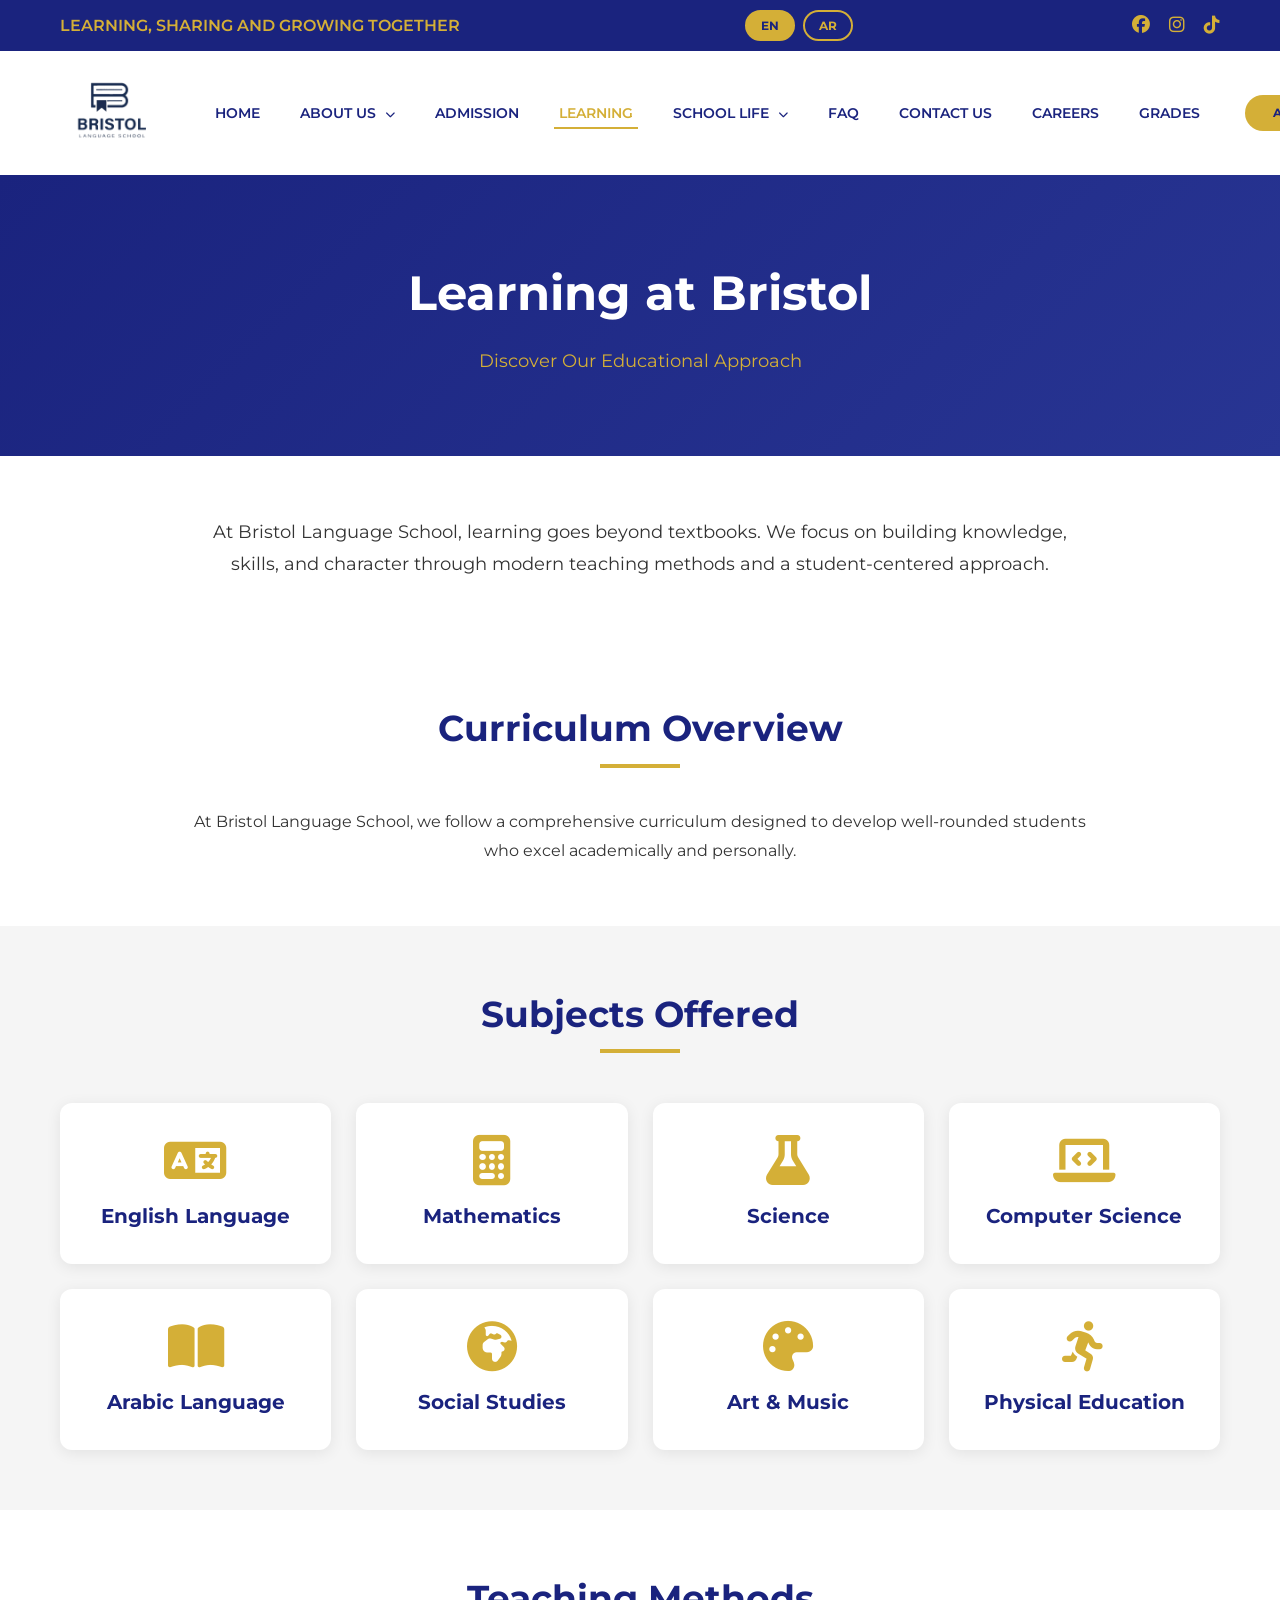
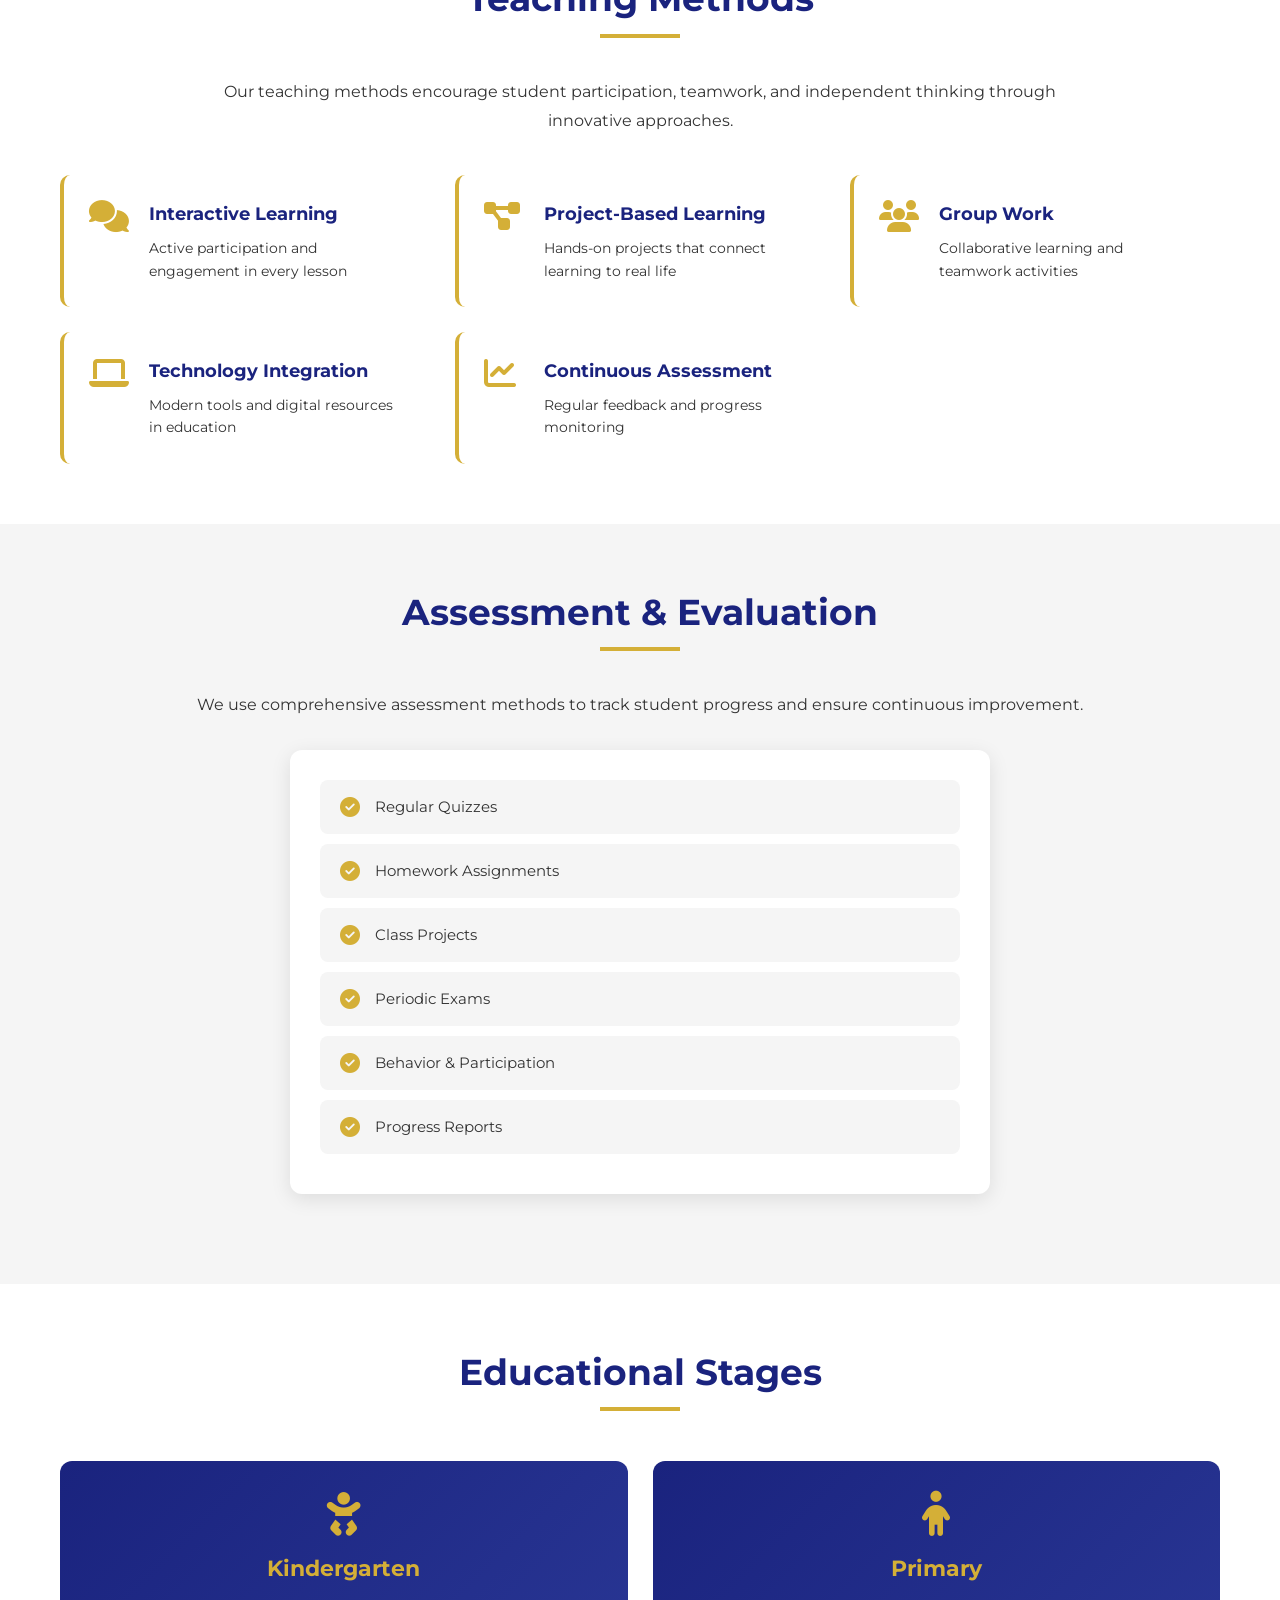
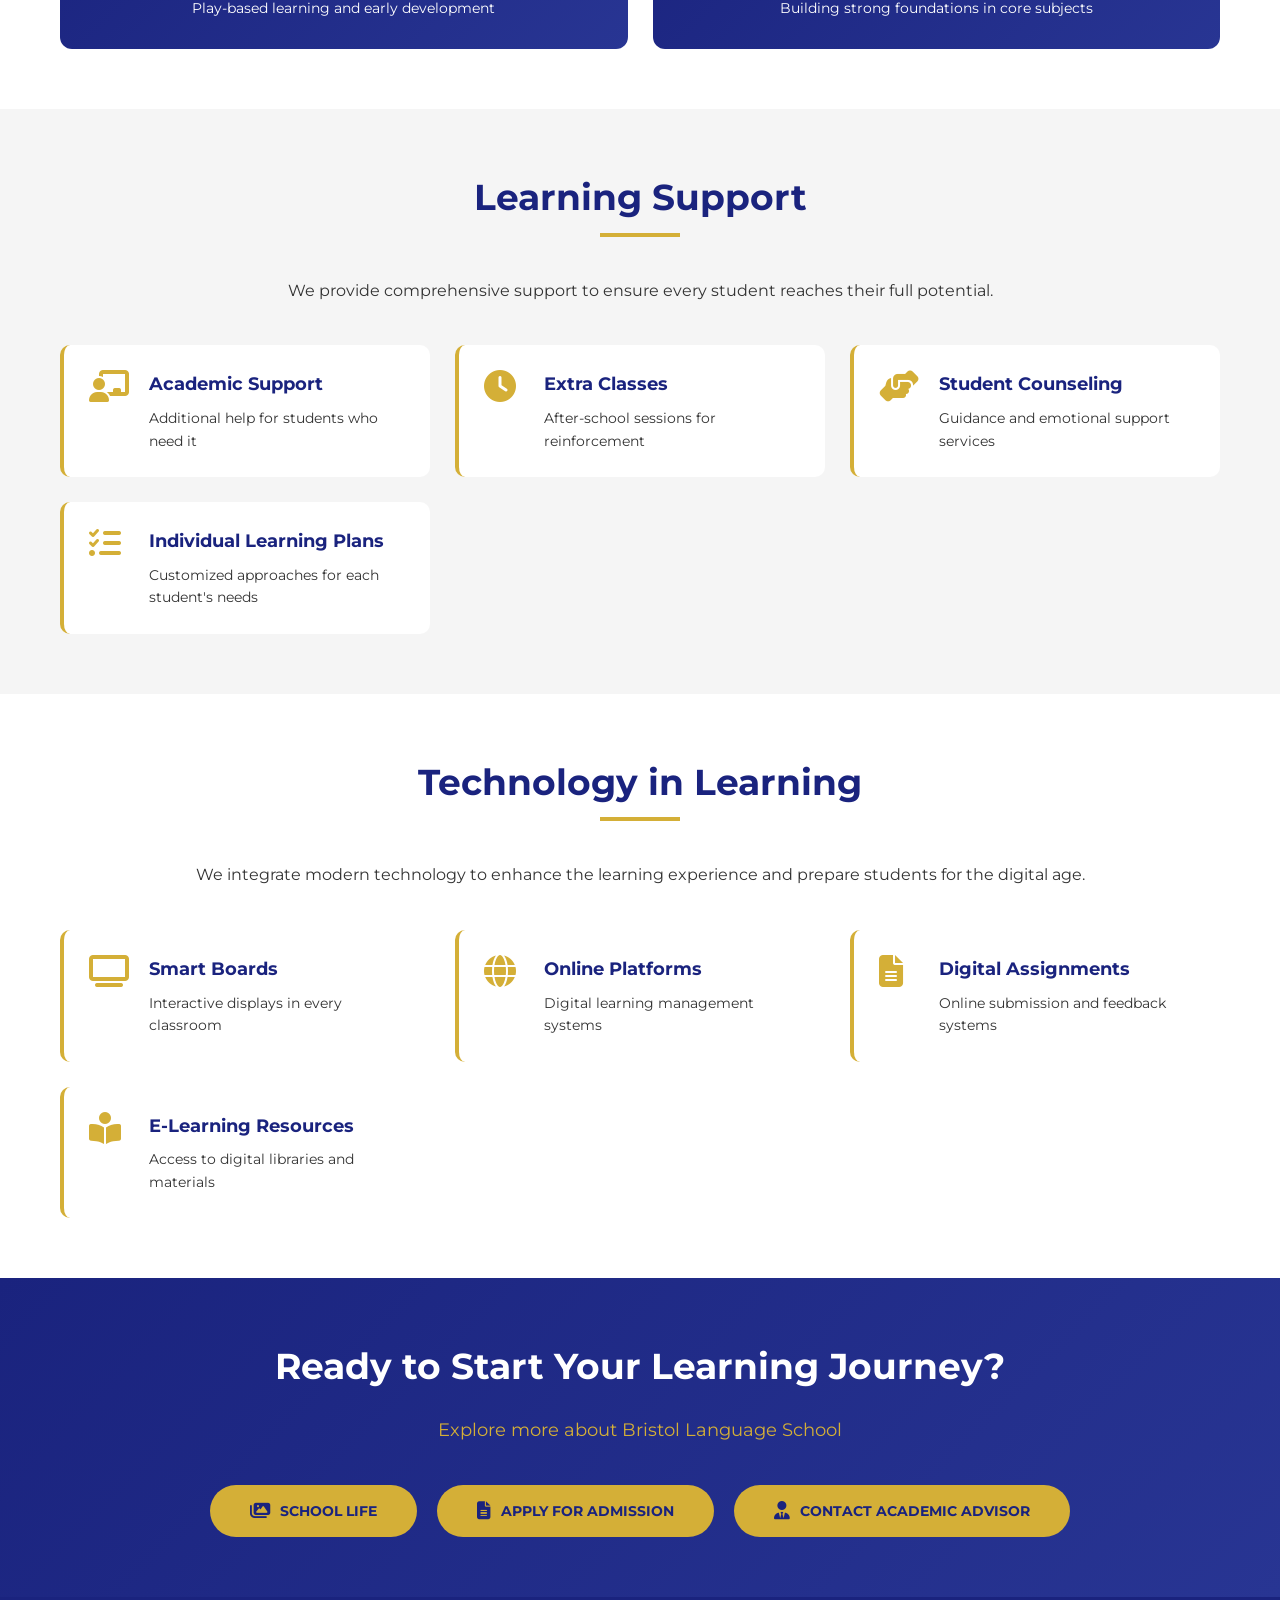
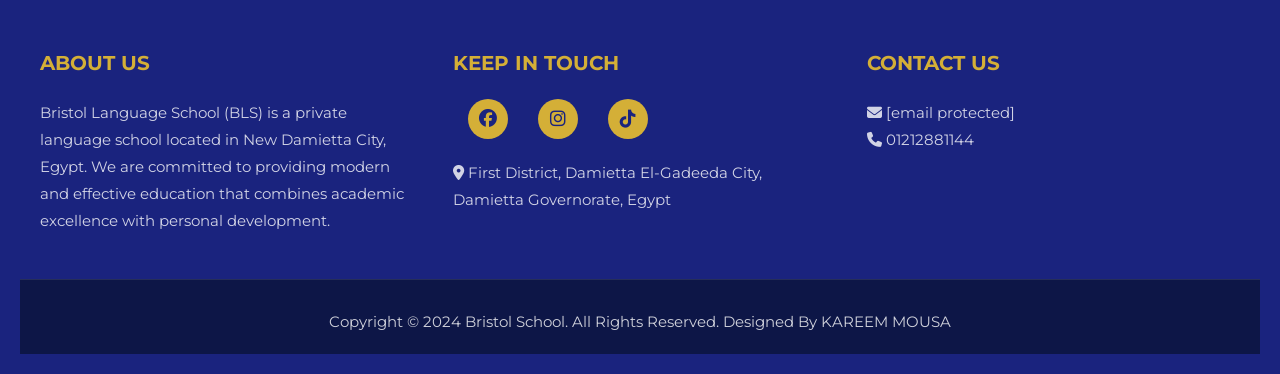
<file: learning.html>
<!DOCTYPE html>
<html lang="en">
<head>
    <!-- RTL Support CSS -->
    <link rel="stylesheet" href="rtl_styles.css">
    <meta charset="UTF-8">
    <meta name="viewport" content="width=device-width, initial-scale=1.0">
    <title>Learning - Bristol Language School</title>
    <link rel="icon" type="image/png" href="mydata/craiyon_045154_image.png">
    <link rel="stylesheet" href="style.css">
    <!-- Fonts -->
    <link rel="preconnect" href="https://fonts.googleapis.com">
    <link href="https://fonts.googleapis.com/css2?family=Montserrat:wght@400;600;700;900&display=swap" rel="stylesheet">
    
    <!-- Font Awesome -->
    <link rel="stylesheet" href="https://cdnjs.cloudflare.com/ajax/libs/font-awesome/6.4.0/css/all.min.css">
    
    <style>
        :root {
            --primary-color: #1a237e;
            --secondary-color: #d4af37;
            --text-color: #333333;
            --light-gray: #f5f5f5;
            --white: #ffffff;
            --main-font: 'Montserrat', Arial, sans-serif;
        }

        * {
            margin: 0;
            padding: 0;
            box-sizing: border-box;
        }

        body {
            font-family: var(--main-font);
            color: var(--text-color);
            line-height: 1.6;
        }

        /* Top Bar */
        .top-bar {
            background-color: var(--primary-color);
            color: var(--white);
            padding: 10px 0;
        }

        .top-bar .container {
            max-width: 1200px;
            margin: 0 auto;
            padding: 0 20px;
            display: flex;
            justify-content: space-between;
            align-items: center;
        }

        .slogan {
            font-size: 16px;
            text-transform: uppercase;
            font-weight: 600;
            color: var(--secondary-color);
        }

        .social-links a {
            color: var(--secondary-color);
            margin-left: 15px;
            font-size: 18px;
            transition: color 0.3s;
        }

        .social-links a:hover {
            color: var(--white);
        }

        /* Header */
        .header {
            background-color: var(--white);
            position: sticky;
            top: 0;
            z-index: 1000;
        }

        .header,
        .header *,
        .header::before,
        .header::after,
        .header .container,
        .header .container::before,
        .header .container::after {
            border: none !important;
            border-top: none !important;
            border-bottom: none !important;
            box-shadow: none !important;
            outline: none !important;
        }

        .header .container {
            max-width: 1200px;
            margin: 0 auto;
            padding: 2px 10px;
            display: flex;
            justify-content: space-between;
            align-items: center;
            gap: 40px;
        }

        .logo {
            flex-shrink: 0;
            display: flex;
            align-items: center;
        }

        .logo img {
            height: 120px;
            width: auto;
            object-fit: contain;
            transition: transform 0.3s ease;
        }

        .logo img:hover {
            transform: scale(1.05);
        }

        .main-menu {
            flex: 1;
            display: flex;
            justify-content: center;
        }

        .nav-menu {
            display: flex;
            list-style: none;
            gap: 30px;
            margin: 0;
            padding: 0;
            align-items: center;
        }

        .nav-menu li {
            margin: 0;
            padding: 0;
        }

        .nav-menu a {
            text-transform: uppercase;
            font-weight: 600;
            font-size: 14px;
            padding: 10px 5px;
            position: relative;
            color: var(--primary-color);
            white-space: nowrap;
            display: inline-block;
            text-decoration: none;
            transition: color 0.3s;
        }

        .nav-menu a:hover,
        .nav-menu a.active {
            color: var(--secondary-color);
        }

        .nav-menu a::after {
            content: '';
            position: absolute;
            bottom: 5px;
            left: 0;
            width: 0;
            height: 2px;
            background-color: var(--secondary-color);
            transition: width 0.3s ease;
        }

        .nav-menu a:hover::after,
        .nav-menu a.active::after {
            width: 100%;
        }

        /* Dropdown Menu */
        .dropdown {
            position: relative;
        }

        .dropdown > a i {
            font-size: 10px;
            margin-left: 5px;
            transition: transform 0.3s ease;
        }

        .dropdown:hover > a i {
            transform: rotate(180deg);
        }

        .dropdown-menu {
            position: absolute;
            top: 100%;
            left: 0;
            background-color: var(--white);
            box-shadow: 0 5px 15px rgba(0,0,0,0.15);
            border-radius: 8px;
            min-width: 180px;
            opacity: 0;
            visibility: hidden;
            transform: translateY(-10px);
            transition: all 0.3s ease;
            list-style: none;
            padding: 10px 0;
            margin: 0;
            z-index: 100;
        }

        .dropdown:hover .dropdown-menu {
            opacity: 1;
            visibility: visible;
            transform: translateY(0);
        }

        .dropdown-menu li {
            margin: 0;
        }

        .dropdown-menu a {
            display: block;
            padding: 12px 20px;
            color: var(--primary-color);
            font-size: 13px;
            text-transform: uppercase;
            font-weight: 600;
            transition: all 0.3s ease;
        }

        .dropdown-menu a::after {
            display: none;
        }

        .dropdown-menu a:hover {
            background-color: var(--secondary-color);
            color: var(--primary-color);
            padding-left: 25px;
        }

        .btn-apply {
            background-color: var(--secondary-color);
            color: var(--primary-color);
            padding: 12px 28px;
            border-radius: 200px;
            font-weight: 700;
            font-size: 12px;
            text-transform: uppercase;
            white-space: nowrap;
            flex-shrink: 0;
            display: inline-block;
            line-height: 1;
            text-decoration: none;
            transition: all 0.3s;
        }

        .btn-apply:hover {
            background-color: var(--primary-color);
            color: var(--secondary-color);
            border: 2px solid var(--secondary-color);
            padding: 10px 26px;
        }

        .mobile-menu-toggle {
            display: none;
            background: none;
            border: none;
            font-size: 24px;
            color: var(--primary-color);
            cursor: pointer;
            flex-shrink: 0;
        }

        /* Menu Overlay */
        .menu-overlay {
            position: fixed;
            inset: 0;
            background: rgba(0,0,0,0.5);
            z-index: 998;
            opacity: 0;
            visibility: hidden;
            transition: all 0.3s;
        }

        .menu-overlay.active {
            opacity: 1;
            visibility: visible;
        }

        /* Page Header */
        .page-header {
            background: linear-gradient(135deg, var(--primary-color) 0%, #283593 100%);
            padding: 80px 20px;
            text-align: center;
            color: var(--white);
        }

        .page-header h1 {
            font-size: 48px;
            font-weight: 700;
            margin-bottom: 15px;
        }

        .page-header p {
            font-size: 18px;
            color: var(--secondary-color);
        }

        /* Container */
        .container {
            max-width: 1200px;
            margin: 0 auto;
            padding: 0 20px;
        }

        /* Introduction Section */
        .intro-section {
            padding: 60px 20px;
            background-color: var(--white);
            text-align: center;
        }

        .intro-section .intro-text {
            max-width: 900px;
            margin: 0 auto;
            font-size: 18px;
            line-height: 1.8;
            color: var(--text-color);
        }

        /* Section */
        .learning-section {
            padding: 60px 20px;
        }

        .learning-section:nth-child(even) {
            background-color: var(--light-gray);
        }

        .section-title {
            font-size: 36px;
            font-weight: 700;
            color: var(--primary-color);
            margin-bottom: 20px;
            text-align: center;
            position: relative;
            display: inline-block;
            width: 100%;
        }

        .section-title::after {
            content: '';
            position: absolute;
            bottom: -10px;
            left: 50%;
            transform: translateX(-50%);
            width: 80px;
            height: 4px;
            background-color: var(--secondary-color);
        }

        .section-content {
            max-width: 900px;
            margin: 30px auto 0;
            font-size: 16px;
            line-height: 1.8;
            text-align: center;
        }

        /* Subjects Grid */
        .subjects-grid {
            display: grid;
            grid-template-columns: repeat(auto-fit, minmax(250px, 1fr));
            gap: 25px;
            margin-top: 40px;
        }

        .subject-card {
            background-color: var(--white);
            padding: 30px 20px;
            border-radius: 12px;
            text-align: center;
            transition: all 0.3s ease;
            border: 2px solid transparent;
            box-shadow: 0 3px 15px rgba(0,0,0,0.08);
        }

        .subject-card:hover {
            transform: translateY(-10px);
            border-color: var(--secondary-color);
            box-shadow: 0 10px 30px rgba(0,0,0,0.15);
        }

        .subject-card i {
            font-size: 50px;
            color: var(--secondary-color);
            margin-bottom: 15px;
            display: block;
        }

        .subject-card h3 {
            color: var(--primary-color);
            font-size: 20px;
            font-weight: 700;
        }

        /* Teaching Methods */
        .methods-grid {
            display: grid;
            grid-template-columns: repeat(auto-fit, minmax(280px, 1fr));
            gap: 25px;
            margin-top: 40px;
        }

        .method-item {
            background-color: var(--white);
            padding: 25px;
            border-radius: 10px;
            display: flex;
            align-items: flex-start;
            gap: 20px;
            transition: all 0.3s ease;
            border-left: 4px solid var(--secondary-color);
        }

        .method-item:hover {
            transform: translateX(10px);
            box-shadow: 0 5px 20px rgba(0,0,0,0.1);
        }

        .method-item i {
            font-size: 32px;
            color: var(--secondary-color);
            min-width: 40px;
        }

        .method-item h4 {
            color: var(--primary-color);
            font-size: 18px;
            font-weight: 700;
            margin-bottom: 8px;
        }

        .method-item p {
            font-size: 14px;
            line-height: 1.6;
            margin: 0;
        }

        /* Assessment List */
        .assessment-list {
            max-width: 700px;
            margin: 30px auto;
            background-color: var(--white);
            padding: 30px;
            border-radius: 12px;
            box-shadow: 0 5px 20px rgba(0,0,0,0.1);
        }

        .assessment-list ul {
            list-style: none;
            padding: 0;
        }

        .assessment-list li {
            padding: 15px 20px;
            margin-bottom: 10px;
            background-color: var(--light-gray);
            border-radius: 8px;
            display: flex;
            align-items: center;
            gap: 15px;
            transition: all 0.3s ease;
        }

        .assessment-list li:hover {
            background-color: var(--secondary-color);
            color: var(--primary-color);
            transform: translateX(10px);
        }

        .assessment-list li i {
            color: var(--secondary-color);
            font-size: 20px;
        }

        .assessment-list li:hover i {
            color: var(--primary-color);
        }

        /* Stages Grid */
        .stages-grid {
            display: grid;
            grid-template-columns: repeat(auto-fit, minmax(250px, 1fr));
            gap: 25px;
            margin-top: 40px;
        }

        .stage-card {
            background: linear-gradient(135deg, var(--primary-color) 0%, #283593 100%);
            padding: 30px;
            border-radius: 12px;
            color: var(--white);
            text-align: center;
            transition: all 0.3s ease;
        }

        .stage-card:hover {
            transform: translateY(-10px);
            box-shadow: 0 15px 40px rgba(0,0,0,0.3);
        }

        .stage-card i {
            font-size: 45px;
            color: var(--secondary-color);
            margin-bottom: 15px;
            display: block;
        }

        .stage-card h3 {
            color: var(--secondary-color);
            font-size: 22px;
            font-weight: 700;
            margin-bottom: 10px;
        }

        .stage-card p {
            font-size: 14px;
            line-height: 1.6;
        }

        /* CTA Section */
        .cta-section {
            background: linear-gradient(135deg, var(--primary-color) 0%, #283593 100%);
            padding: 60px 20px;
            text-align: center;
            color: var(--white);
        }

        .cta-section h2 {
            font-size: 36px;
            font-weight: 700;
            margin-bottom: 20px;
        }

        .cta-section p {
            font-size: 18px;
            color: var(--secondary-color);
            margin-bottom: 40px;
        }

        .cta-buttons {
            display: flex;
            gap: 20px;
            justify-content: center;
            flex-wrap: wrap;
        }

        .btn-cta {
            background-color: var(--secondary-color);
            color: var(--primary-color);
            padding: 15px 40px;
            border-radius: 50px;
            font-weight: 700;
            font-size: 14px;
            text-transform: uppercase;
            text-decoration: none;
            display: inline-flex;
            align-items: center;
            gap: 10px;
            transition: all 0.3s;
        }

        .btn-cta:hover {
            background-color: var(--white);
            transform: translateY(-3px);
            box-shadow: 0 10px 30px rgba(0,0,0,0.3);
        }

        .btn-cta i {
            font-size: 18px;
        }

        /* Footer */
        .footer {
            background-color: var(--primary-color);
            color: var(--white);
            padding: 50px 20px 20px;
        }

        .footer-content {
            max-width: 1200px;
            margin: 0 auto;
            display: grid;
            grid-template-columns: repeat(3, 1fr);
            gap: 40px;
            margin-bottom: 30px;
        }

        .footer-col h4 {
            color: var(--secondary-color);
            font-size: 20px;
            font-weight: 700;
            margin-bottom: 20px;
        }

        .footer-col p {
            color: rgba(255,255,255,0.8);
            line-height: 1.8;
            margin-bottom: 15px;
        }

        .footer-social {
            display: flex;
            gap: 15px;
            margin-top: 20px;
        }

        .footer-social a {
            width: 40px;
            height: 40px;
            background-color: var(--secondary-color);
            color: var(--primary-color);
            display: flex;
            align-items: center;
            justify-content: center;
            border-radius: 50%;
            text-decoration: none;
            transition: all 0.3s;
        }

        .footer-social a:hover {
            background-color: var(--white);
            transform: scale(1.1);
        }

        .footer-bottom {
            text-align: center;
            padding-top: 30px;
            border-top: 1px solid rgba(255,255,255,0.1);
            color: rgba(255,255,255,0.8);
        }

        /* Responsive */
        @media (max-width: 1024px) {
            .main-menu {
                position: fixed;
                top: 0;
                left: -100%;
                width: 280px;
                height: 100vh;
                background-color: var(--white);
                box-shadow: 2px 0 10px rgba(0,0,0,0.3);
                transition: left 0.3s ease;
                z-index: 999;
                overflow-y: auto;
                padding-top: 80px;
                display: block;
            }
            
            .main-menu.active {
                left: 0;
            }
            
            .nav-menu {
                flex-direction: column;
                gap: 0;
                width: 100%;
            }
            
            .nav-menu li {
                width: 100%;
                border-bottom: 1px solid #eee;
            }
            
            .nav-menu a {
                display: block;
                padding: 15px 20px;
                width: 100%;
            }
            
            .mobile-menu-toggle {
                display: block;
                z-index: 1001;
            }

            .dropdown-menu {
                position: static;
                opacity: 1;
                visibility: visible;
                transform: none;
                box-shadow: none;
                background: var(--light-gray);
                display: none !important;
                padding: 0;
                border-radius: 0;
            }
            
            .dropdown.active .dropdown-menu {
                display: block !important;
            }
            
            .dropdown-menu li {
                border-bottom: 1px solid #ddd;
            }
            
            .dropdown-menu a {
                padding: 12px 20px 12px 40px;
                font-size: 14px;
            }

            .footer-content {
                grid-template-columns: 1fr;
            }

            .subjects-grid,
            .stages-grid {
                grid-template-columns: repeat(2, 1fr);
            }

            .methods-grid {
                grid-template-columns: 1fr;
            }
        }

        @media (max-width: 768px) {
            .top-bar {
                padding: 8px 0;
            }
            
            .top-bar .container {
                padding: 0 15px;
                gap: 10px;
            }
            
            .slogan {
                font-size: 8px;
                white-space: normal;
                line-height: 1.2;
                max-width: 55%;
            }
            
            .social-links {
                display: flex;
                gap: 5px;
                align-items: center;
            }
            
            .social-links a {
                font-size: 16px;
                margin-left: 0;
                width: 32px;
                height: 32px;
                display: inline-flex;
                align-items: center;
                justify-content: center;
            }
            
            .header .container {
                padding: 5px 10px;
            }
            
            .logo img {
                height: 70px;
            }
            
            .mobile-menu-toggle {
                font-size: 22px;
            }
            
            .page-header h1 {
                font-size: 36px;
            }

            .section-title {
                font-size: 28px;
            }

            .subjects-grid,
            .stages-grid {
                grid-template-columns: 1fr;
            }

            .cta-buttons {
                flex-direction: column;
                align-items: center;
            }

            .btn-cta {
                width: 100%;
                max-width: 300px;
            }
        }
    </style>
</head>
<body>
    <!-- Top Bar -->
<div class="top-bar">
    <div class="container">
        <div class="slogan" data-translate="topBar.slogan">Learning, Sharing and Growing Together</div>
        
        <!-- Language Switcher Buttons -->
        <div class="lang-switcher">
            <button class="lang-btn active" data-lang="en">EN</button>
            <button class="lang-btn" data-lang="ar">AR</button>
        </div>
        
        <div class="social-links">
            <a href="https://www.facebook.com/share/1DAwFXqKfG/?mibextid=wwXIfr" target="_blank"><i class="fab fa-facebook"></i></a>
            <a href="#" target="_blank"><i class="fab fa-instagram"></i></a>
            <a href="https://www.tiktok.com/@bristol.schools?is_from_webapp=1&sender_device=pc" target="_blank"><i class="fab fa-tiktok"></i></a>
        </div>
    </div>
</div>

    <!-- Header -->
    <header class="header">
        <div class="container">
            <div class="logo">
                <img src="mydata/craiyon_045154_image.png" alt="Bristol School Logo">
            </div>
            <nav class="main-menu">
                <ul class="nav-menu">
                    <li><a href="index.html" data-translate="nav.home">Home</a></li>
                 <li class="dropdown">
    <a href="about.html"><span data-translate="nav.about">About Us</span> <i class="fas fa-chevron-down"></i></a>
    <ul class="dropdown-menu">
        <li><a href="about.html#who-we-are" data-translate="nav.whoWeAre">Who We Are</a></li>
        <li><a href="about.html" data-translate="nav.moreAbout">More About</a></li>
    </ul>
</li>
                    <li><a href="admission.html" data-translate="nav.admission">Admission</a></li>
                    <li><a href="learning.html" class="active" data-translate="nav.learning">Learning</a></li>
                    <li class="dropdown">
                        <a href="#"><span data-translate="nav.schoolLife">School Life</span> <i class="fas fa-chevron-down"></i></a>
                        <ul class="dropdown-menu">
                            <li><a href="gallery.html" data-translate="nav.gallery">Gallery</a></li>
                        </ul>
                    </li>
                    <li><a href="faq.html" data-translate="nav.faq">FAQ</a></li>
                    <li><a href="contact.html" data-translate="nav.contact">Contact Us</a></li>
                    <li><a href="careers.html" data-translate="nav.careers">Careers</a></li>
                    <li><a href="grades.html" data-translate="nav.grades">Grades</a></li>
                </ul>
                
            </nav>
            
            <a href="admission.html" class="btn-apply" data-translate="nav.applyNow">APPLY NOW</a>
            
            <button class="mobile-menu-toggle">
                <i class="fas fa-bars"></i>
            </button>
        </div>
    </header>

    <!-- Page Header -->
    <section class="page-header">
        <h1 data-translate="learningPage.title">Learning at Bristol</h1>
        <p data-translate="learningPage.subtitle">Building Bright Futures Through Quality Education</p>
    </section>

    <!-- Introduction Section -->
    <section class="intro-section">
        <div class="container">
            <p class="intro-text" data-translate="learningPage.intro">
                At Bristol Language School, learning goes beyond textbooks. We focus on building knowledge, skills, and character through modern teaching methods and a student-centered approach.
            </p>
        </div>
    </section>

    <!-- Curriculum Section -->
    <section class="learning-section">
        <div class="container">
            <h2 class="section-title" data-translate="learningPage.curriculumTitle">Our Curriculum</h2>
            <div class="section-content">
                <p data-translate="learningPage.curriculumText">Our curriculum follows international standards and is designed to develop critical thinking, creativity, and academic excellence while respecting local values. We combine the best of global educational practices with Egyptian culture and heritage, ensuring our students are prepared for both local and international opportunities.</p>
            </div>
        </div>
    </section>

    <!-- Subjects Section -->
    <section class="learning-section">
        <div class="container">
            <h2 class="section-title" data-translate="learningPage.subjectsTitle">Subjects Offered</h2>
            <div class="subjects-grid">
                <div class="subject-card">
                    <i class="fas fa-language"></i>
                    <h3 data-translate="learningPage.english">English Language</h3>
                </div>
                <div class="subject-card">
                    <i class="fas fa-calculator"></i>
                    <h3 data-translate="learningPage.mathematics">Mathematics</h3>
                </div>
                <div class="subject-card">
                    <i class="fas fa-flask"></i>
                    <h3 data-translate="learningPage.science">Science</h3>
                </div>
                <div class="subject-card">
                    <i class="fas fa-laptop-code"></i>
                    <h3 data-translate="learningPage.ict">ICT & Technology</h3>
                </div>
                <div class="subject-card">
                    <i class="fas fa-book-open"></i>
                    <h3 data-translate="learningPage.arabic">Arabic Language</h3>
                </div>
                <div class="subject-card">
                    <i class="fas fa-globe-africa"></i>
                    <h3 data-translate="learningPage.socialStudies">Social Studies</h3>
                </div>
                <div class="subject-card">
                    <i class="fas fa-palette"></i>
                    <h3 data-translate="learningPage.art">Art & Music</h3>
                </div>
                <div class="subject-card">
                    <i class="fas fa-running"></i>
                    <h3 data-translate="learningPage.pe">Physical Education</h3>
                </div>
            </div>
        </div>
    </section>

    <!-- Teaching Methods Section -->
    <section class="learning-section">
        <div class="container">
            <h2 class="section-title" data-translate="learningPage.teachingTitle">Teaching Methods</h2>
            <div class="section-content">
                <p data-translate="learningPage.teachingText">Our teaching methods encourage student participation, teamwork, and independent thinking through innovative approaches.</p>
            </div>
            <div class="methods-grid">
                <div class="method-item">
                    <i class="fas fa-comments"></i>
                    <div>
                        <h4 data-translate="learningPage.interactive">Interactive Learning</h4>
                        <p data-translate="learningPage.interactiveText">Active participation and engagement in every lesson</p>
                    </div>
                </div>
                <div class="method-item">
                    <i class="fas fa-project-diagram"></i>
                    <div>
                        <h4 data-translate="learningPage.projectBased">Project-Based Learning</h4>
                        <p data-translate="learningPage.projectText">Hands-on projects that develop real-world skills</p>
                    </div>
                </div>
                <div class="method-item">
                    <i class="fas fa-users"></i>
                    <div>
                        <h4 data-translate="learningPage.groupWork">Group Work</h4>
                        <p data-translate="learningPage.groupText">Collaborative learning and teamwork activities</p>
                    </div>
                </div>
                <div class="method-item">
                    <i class="fas fa-laptop"></i>
                    <div>
                        <h4 data-translate="learningPage.technology">Technology Integration</h4>
                        <p data-translate="learningPage.technologyText">Modern tools and digital resources in education</p>
                    </div>
                </div>
                <div class="method-item">
                    <i class="fas fa-chart-line"></i>
                    <div>
                        <h4 data-translate="learningPage.assessment">Continuous Assessment</h4>
                        <p data-translate="learningPage.assessmentText">Regular feedback and progress monitoring</p>
                    </div>
                </div>
            </div>
        </div>
    </section>

    <!-- Assessment Section -->
    <section class="learning-section">
        <div class="container">
            <h2 class="section-title" data-translate="learningPage.assessmentTitle">Assessment & Evaluation</h2>
            <div class="section-content">
                <p data-translate="learningPage.assessmentIntro">We use comprehensive assessment methods to track student progress and ensure continuous improvement.</p>
            </div>
            <div class="assessment-list">
                <ul>
                    <li><i class="fas fa-check-circle"></i> <span data-translate="learningPage.quiz">Regular Quizzes</span></li>
<li><i class="fas fa-check-circle"></i> <span data-translate="learningPage.homework">Homework Assignments</span></li>
<li><i class="fas fa-check-circle"></i> <span data-translate="learningPage.projects">Class Projects</span></li>
<li><i class="fas fa-check-circle"></i> <span data-translate="learningPage.exams">Periodic Exams</span></li>
<li><i class="fas fa-check-circle"></i> <span data-translate="learningPage.behavior">Behavior & Participation</span></li>
<li><i class="fas fa-check-circle"></i> <span data-translate="learningPage.reports">Progress Reports</span></li>
                </ul>
            </div>
        </div>
    </section>

    <!-- Educational Stages Section -->
    <section class="learning-section">
        <div class="container">
            <h2 class="section-title" data-translate="learningPage.stagesTitle">Educational Stages</h2>
            <div class="stages-grid">
                <div class="stage-card">
                    <i class="fas fa-baby"></i>
                    <h3 data-translate="learningPage.kindergarten">Kindergarten</h3>
                    <p data-translate="learningPage.kindergartenText">Play-based learning and early development</p>
                </div>
                <div class="stage-card">
                    <i class="fas fa-child"></i>
                    <h3 data-translate="learningPage.primary">Primary</h3>
                    <p data-translate="learningPage.primaryText">Building strong foundations in core subjects</p>
                </div>
            </div>
        </div>
    </section>

    <!-- Learning Support Section -->
    <section class="learning-section">
        <div class="container">
           <h2 class="section-title" data-translate="learningPage.supportTitle">Learning Support</h2>
            <div class="section-content">
                <p data-translate="learningPage.supportText">We provide comprehensive support to ensure every student reaches their full potential.</p>
            </div>
            <div class="methods-grid">
                <div class="method-item">
                    <i class="fas fa-chalkboard-teacher"></i>
                    <div>
                        <h4 data-translate="learningPage.academicSupport">Academic Support</h4>
                        <p data-translate="learningPage.academicText">Additional help for students who need it</p>
                    </div>
                </div>
                <div class="method-item">
                    <i class="fas fa-clock"></i>
                    <div>
                        <h4 data-translate="learningPage.extraClasses">Extra Classes</h4>
                        <p data-translate="learningPage.extraText">After-school sessions for reinforcement</p>
                    </div>
                </div>
                <div class="method-item">
                    <i class="fas fa-hands-helping"></i>
                    <div>
                        <h4 data-translate="learningPage.counseling">Student Counseling</h4>
                        <p data-translate="learningPage.counselingText">Guidance and emotional support services</p>
                    </div>
                </div>
                <div class="method-item">
                    <i class="fas fa-tasks"></i>
                    <div>
                        <h4 data-translate="learningPage.individualPlans">Individual Learning Plans</h4>
                        <p data-translate="learningPage.plansText">Customized approaches for each student's needs</p>
                    </div>
                </div>
            </div>
        </div>
    </section>

    <!-- Technology Section -->
    <section class="learning-section">
        <div class="container">
            <h2 class="section-title" data-translate="learningPage.techTitle">Technology in Learning</h2>
            <div class="section-content">
                <p data-translate="learningPage.techText">We integrate modern technology to enhance the learning experience and prepare students for the digital age.</p>
            </div>
            <div class="methods-grid">
                <div class="method-item">
                    <i class="fas fa-tv"></i>
                    <div>
                        <h4 data-translate="learningPage.smartBoards">Smart Boards</h4>
                        <p data-translate="learningPage.smartText">Interactive displays in every classroom</p>
                    </div>
                </div>
                <div class="method-item">
                    <i class="fas fa-globe"></i>
                    <div>
                        <h4 data-translate="learningPage.onlinePlatforms">Online Platforms</h4>
                        <p data-translate="learningPage.platformsText">Digital learning management systems</p>
                    </div>
                </div>
                <div class="method-item">
                    <i class="fas fa-file-alt"></i>
                    <div>
                        <h4 data-translate="learningPage.digitalAssignments">Digital Assignments</h4>
                        <p data-translate="learningPage.digitalText">Online submission and feedback systems</p>
                    </div>
                </div>
                <div class="method-item">
                    <i class="fas fa-book-reader"></i>
                    <div>
                        <h4 data-translate="learningPage.elearning">E-Learning Resources</h4>
                        <p data-translate="learningPage.elearningText">Access to digital libraries and materials</p>
                    </div>
                </div>
            </div>
        </div>
    </section>

    <!-- CTA Section -->
    <section class="cta-section">
        <div class="container">
            <h2 data-translate="learningPage.ctaTitle">Ready to Start Your Learning Journey?</h2>
            <p data-translate="learningPage.ctaText">Explore more about Bristol Language School</p>
            <div class="cta-buttons">
                <a href="gallery.html" class="btn-cta">
                    <i class="fas fa-images"></i>
                    <span data-translate="learningPage.schoolLife">School Life</span>
                </a>
                <a href="admission.html" class="btn-cta">
                    <i class="fas fa-file-alt"></i>
                    <span data-translate="learningPage.applyAdmission">Apply for Admission</span>
                </a>
                <a href="contact.html" class="btn-cta">
                    <i class="fas fa-user-tie"></i>
                    <span data-translate="learningPage.advisor">Contact Academic Advisor</span>
                </a>
            </div>
        </div>
    </section>

    <!-- Footer -->
    <footer class="footer">
        <div class="footer-content">
            <div class="footer-col">
                <h4 data-translate="footer.aboutTitle">ABOUT US</h4>
<p data-translate="footer.aboutText">Bristol Language School (BLS) is a private language school located in New Damietta City, Egypt. We are committed to providing modern and effective education that combines academic excellence with personal development.</p>
            </div>
            
            <div class="footer-col">
                <h4 data-translate="footer.keepInTouch">KEEP IN TOUCH</h4>
                <div class="footer-social">
                    <a href="https://www.facebook.com/share/1DAwFXqKfG/?mibextid=wwXIfr"><i class="fab fa-facebook"></i></a>
                    <a href="#"><i class="fab fa-instagram"></i></a>
                    <a href="https://www.tiktok.com/@bristol.schools?is_from_webapp=1&sender_device=pc"><i class="fab fa-tiktok"></i></a>
                </div>
                <p style="margin-top: 20px;">
                    <i class="fas fa-map-marker-alt"></i> <span data-translate="location.address">First District, Damietta El-Gadeeda City, Damietta Governorate, Egypt</span>
                </p>
            </div>
            
            <div class="footer-col">
                <h4 data-translate="footer.contactTitle">CONTACT US</h4>
                <p>
                    <i class="fas fa-envelope"></i> <a href="/cdn-cgi/l/email-protection" class="__cf_email__" data-cfemail="480a3a213b3c27242429262f3d292f2d3b2b082f25292124662b2725">[email&#160;protected]</a><br>
                    <i class="fas fa-phone"></i> 01212881144
                </p>
            </div>
        </div>
        
        <div class="footer-bottom">
            <p data-translate="footer.copyright">Copyright © 2024 Bristol School. All Rights Reserved. Designed By KAREEM MOUSA</p>
        </div>
    </footer>
<!-- Back to Home Button -->
    <a href="index.html" class="back-to-home">
        <i class="fas fa-home"></i>
    </a>

    <!-- Back to Top Button -->
    <a href="#" class="back-to-top">
        <i class="fas fa-chevron-up"></i>
    </a>

    <!-- Menu Overlay -->
    <div class="menu-overlay"></div>

    <!-- JavaScript -->

    <!-- JavaScript Files -->
    <script src="script.js"></script>
    <script src="translations_file.js"></script>
    <script src="language_switcher.js"></script>
</body>
</html>
</file>
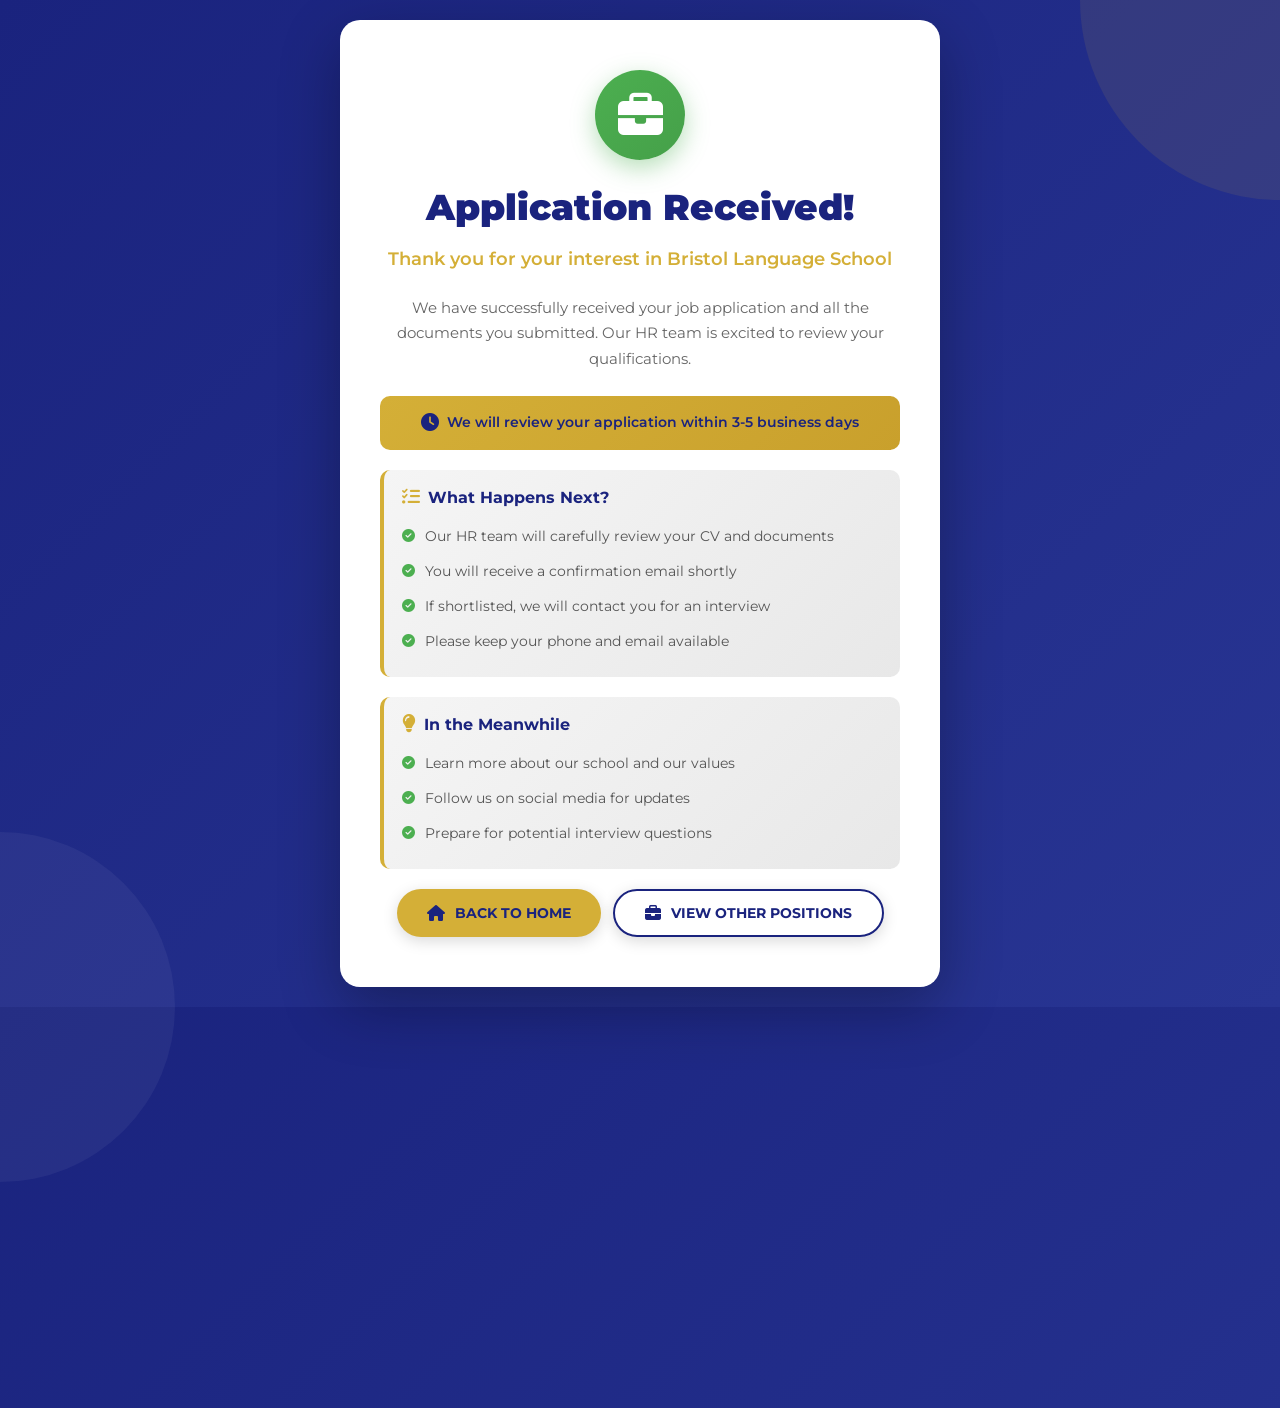
<file: thank-you-careers.html>
<!DOCTYPE html>
<html lang="en">
<head>
    <link rel="stylesheet" href="rtl_styles.css">
    <meta charset="UTF-8">
    <meta name="viewport" content="width=device-width, initial-scale=1.0">
    <title>Thank You - Bristol Language School Careers</title>
    <link rel="icon" type="image/png" href="MY DATA/craiyon_045154_image.png">
    <link rel="preconnect" href="https://fonts.googleapis.com">
    <link href="https://fonts.googleapis.com/css2?family=Montserrat:wght@400;600;700;900&display=swap" rel="stylesheet">
    <link rel="stylesheet" href="https://cdnjs.cloudflare.com/ajax/libs/font-awesome/6.4.0/css/all.min.css">
    
    <style>
        :root {
            --primary-color: #1a237e;
            --secondary-color: #d4af37;
            --white: #ffffff;
            --main-font: 'Montserrat', Arial, sans-serif;
        }

        * {
            margin: 0;
            padding: 0;
            box-sizing: border-box;
        }
        
        body {
            font-family: var(--main-font);
            background: linear-gradient(135deg, var(--primary-color) 0%, #283593 100%);
            min-height: 100vh;
            display: flex;
            align-items: center;
            justify-content: center;
            padding: 20px;
            position: relative;
            overflow-x: hidden;
        }

        body::before {
            content: '';
            position: absolute;
            width: 400px;
            height: 400px;
            background: rgba(212, 175, 55, 0.1);
            border-radius: 50%;
            top: -200px;
            right: -200px;
            animation: float 6s ease-in-out infinite;
        }

        body::after {
            content: '';
            position: absolute;
            width: 350px;
            height: 350px;
            background: rgba(255, 255, 255, 0.05);
            border-radius: 50%;
            bottom: -175px;
            left: -175px;
            animation: float 8s ease-in-out infinite;
        }

        @keyframes float {
            0%, 100% {
                transform: translateY(0);
            }
            50% {
                transform: translateY(-30px);
            }
        }
        
        .thank-you-container {
            background: var(--white);
            border-radius: 20px;
            padding: 50px 40px;
            text-align: center;
            max-width: 600px;
            width: 100%;
            box-shadow: 0 20px 60px rgba(0, 0, 0, 0.3);
            position: relative;
            z-index: 1;
            animation: slideUp 0.8s ease;
        }

        @keyframes slideUp {
            from {
                opacity: 0;
                transform: translateY(50px);
            }
            to {
                opacity: 1;
                transform: translateY(0);
            }
        }
        
        .success-icon {
            width: 90px;
            height: 90px;
            background: linear-gradient(135deg, #4caf50 0%, #45a049 100%);
            border-radius: 50%;
            display: flex;
            align-items: center;
            justify-content: center;
            margin: 0 auto 25px;
            animation: scaleIn 0.6s ease 0.3s both;
            box-shadow: 0 8px 25px rgba(76, 175, 80, 0.4);
            position: relative;
        }

        .success-icon::before {
            content: '';
            position: absolute;
            width: 110px;
            height: 110px;
            border: 3px solid #4caf50;
            border-radius: 50%;
            opacity: 0;
            animation: pulse 2s ease infinite;
        }

        @keyframes pulse {
            0% {
                transform: scale(1);
                opacity: 0.8;
            }
            100% {
                transform: scale(1.3);
                opacity: 0;
            }
        }
        
        .success-icon i {
            font-size: 45px;
            color: var(--white);
        }
        
        @keyframes scaleIn {
            from {
                transform: scale(0) rotate(-180deg);
                opacity: 0;
            }
            to {
                transform: scale(1) rotate(0deg);
                opacity: 1;
            }
        }
        
        h1 {
            color: var(--primary-color);
            font-size: 36px;
            font-weight: 900;
            margin-bottom: 15px;
            animation: fadeIn 0.8s ease 0.5s both;
        }

        @keyframes fadeIn {
            from {
                opacity: 0;
                transform: translateY(20px);
            }
            to {
                opacity: 1;
                transform: translateY(0);
            }
        }
        
        .subtitle {
            color: var(--secondary-color);
            font-size: 18px;
            font-weight: 600;
            margin-bottom: 20px;
            animation: fadeIn 0.8s ease 0.6s both;
        }
        
        p {
            color: #666;
            font-size: 15px;
            line-height: 1.7;
            margin-bottom: 25px;
            animation: fadeIn 0.8s ease 0.7s both;
        }

        .info-box {
            background: linear-gradient(135deg, #f5f5f5 0%, #e8e8e8 100%);
            border-left: 4px solid var(--secondary-color);
            padding: 18px;
            border-radius: 10px;
            margin-bottom: 20px;
            text-align: left;
            animation: fadeIn 0.8s ease 0.8s both;
        }

        .info-box h3 {
            color: var(--primary-color);
            font-size: 16px;
            font-weight: 700;
            margin-bottom: 12px;
            display: flex;
            align-items: center;
            gap: 8px;
        }

        .info-box h3 i {
            color: var(--secondary-color);
            font-size: 18px;
        }

        .info-box ul {
            list-style: none;
            padding: 0;
            margin: 0;
        }

        .info-box li {
            padding: 7px 0;
            color: #555;
            font-size: 14px;
            display: flex;
            align-items: flex-start;
            gap: 10px;
            line-height: 1.5;
        }

        .info-box li i {
            color: #4caf50;
            font-size: 13px;
            margin-top: 3px;
            flex-shrink: 0;
        }

        .highlight-box {
            background: linear-gradient(135deg, var(--secondary-color) 0%, #c9a02c 100%);
            padding: 15px;
            border-radius: 10px;
            margin-bottom: 20px;
            animation: fadeIn 0.8s ease 0.75s both;
        }

        .highlight-box p {
            color: var(--primary-color);
            font-weight: 600;
            font-size: 14px;
            margin: 0;
            display: flex;
            align-items: center;
            justify-content: center;
            gap: 8px;
        }

        .highlight-box i {
            font-size: 18px;
        }
        
        .buttons-container {
            display: flex;
            gap: 12px;
            justify-content: center;
            flex-wrap: wrap;
            animation: fadeIn 0.8s ease 0.9s both;
        }

        .btn {
            padding: 13px 30px;
            border-radius: 50px;
            font-weight: 700;
            font-size: 14px;
            text-decoration: none;
            display: inline-flex;
            align-items: center;
            gap: 10px;
            transition: all 0.3s ease;
            text-transform: uppercase;
            box-shadow: 0 4px 15px rgba(0, 0, 0, 0.15);
        }

        .btn-home {
            background-color: var(--secondary-color);
            color: var(--primary-color);
        }

        .btn-home:hover {
            background-color: var(--primary-color);
            color: var(--secondary-color);
            transform: translateY(-3px);
            box-shadow: 0 6px 20px rgba(26, 35, 126, 0.3);
        }

        .btn-secondary {
            background-color: transparent;
            color: var(--primary-color);
            border: 2px solid var(--primary-color);
        }

        .btn-secondary:hover {
            background-color: var(--primary-color);
            color: var(--white);
            transform: translateY(-3px);
            box-shadow: 0 6px 20px rgba(26, 35, 126, 0.3);
        }

        .btn i {
            font-size: 16px;
        }

        .confetti {
            position: absolute;
            width: 10px;
            height: 10px;
            background: var(--secondary-color);
            animation: confettiFall 3s ease-out forwards;
        }

        @keyframes confettiFall {
            to {
                transform: translateY(100vh) rotate(360deg);
                opacity: 0;
            }
        }
        
        @media (max-width: 768px) {
            .thank-you-container {
                padding: 35px 25px;
                max-width: 500px;
            }
            
            h1 {
                font-size: 30px;
            }

            .subtitle {
                font-size: 16px;
            }
            
            p {
                font-size: 14px;
            }

            .success-icon {
                width: 75px;
                height: 75px;
            }

            .success-icon i {
                font-size: 38px;
            }

            .info-box {
                padding: 15px;
            }

            .info-box h3 {
                font-size: 15px;
            }

            .info-box li {
                font-size: 13px;
            }

            .highlight-box p {
                font-size: 13px;
            }
        }

        @media (max-width: 480px) {
            body {
                padding: 15px;
            }

            .thank-you-container {
                padding: 30px 20px;
                border-radius: 15px;
            }

            h1 {
                font-size: 26px;
                margin-bottom: 12px;
            }

            .subtitle {
                font-size: 15px;
                margin-bottom: 15px;
            }

            p {
                font-size: 13px;
                margin-bottom: 20px;
            }

            .success-icon {
                width: 70px;
                height: 70px;
                margin-bottom: 20px;
            }

            .success-icon i {
                font-size: 35px;
            }

            .success-icon::before {
                width: 90px;
                height: 90px;
            }

            .info-box {
                padding: 12px;
                margin-bottom: 15px;
            }

            .info-box h3 {
                font-size: 14px;
                margin-bottom: 10px;
            }

            .info-box li {
                font-size: 12px;
                padding: 5px 0;
            }

            .highlight-box {
                padding: 12px;
                margin-bottom: 15px;
            }

            .highlight-box p {
                font-size: 12px;
                flex-direction: column;
                gap: 5px;
            }

            .buttons-container {
                flex-direction: column;
                gap: 10px;
            }

            .btn {
                width: 100%;
                justify-content: center;
                font-size: 13px;
                padding: 12px 20px;
            }

            body::before {
                width: 250px;
                height: 250px;
                top: -125px;
                right: -125px;
            }

            body::after {
                width: 200px;
                height: 200px;
                bottom: -100px;
                left: -100px;
            }
        }
    </style>
</head>
<body>
    <div class="thank-you-container">
        <div class="success-icon">
            <i class="fas fa-briefcase"></i>
        </div>
        
        <h1 data-translate="thankYouCareers.title">Application Received!</h1>
        <p class="subtitle" data-translate="thankYouCareers.subtitle">Thank You for Your Interest in Bristol Language School</p>
        
        <p data-translate="thankYouCareers.message">We have successfully received your job application and all the documents you submitted. Our HR team is excited to review your qualifications.</p>

        <div class="highlight-box">
            <p><i class="fas fa-clock"></i> <span data-translate="thankYouCareers.timeframe">We will review your application within 3-5 business days</span></p>
        </div>

        <div class="info-box">
            <h3><i class="fas fa-list-check"></i> <span data-translate="thankYouCareers.nextSteps">What Happens Next?</span></h3>
            <ul>
                <li><i class="fas fa-check-circle"></i> <span data-translate="thankYouCareers.step1">Our HR team will carefully review your CV and documents</span></li>
                <li><i class="fas fa-check-circle"></i> <span data-translate="thankYouCareers.step2">You will receive a confirmation email shortly</span></li>
                <li><i class="fas fa-check-circle"></i> <span data-translate="thankYouCareers.step3">If shortlisted, we'll contact you for an interview</span></li>
                <li><i class="fas fa-check-circle"></i> <span data-translate="thankYouCareers.step4">Please keep your phone and email accessible</span></li>
            </ul>
        </div>

        <div class="info-box">
            <h3><i class="fas fa-lightbulb"></i> <span data-translate="thankYouCareers.meanwhileTitle">In the Meantime</span></h3>
            <ul>
                <li><i class="fas fa-check-circle"></i> <span data-translate="thankYouCareers.meanwhile1">Learn more about our school and values</span></li>
                <li><i class="fas fa-check-circle"></i> <span data-translate="thankYouCareers.meanwhile2">Follow us on social media for updates</span></li>
                <li><i class="fas fa-check-circle"></i> <span data-translate="thankYouCareers.meanwhile3">Prepare for potential interview questions</span></li>
            </ul>
        </div>
        
        <div class="buttons-container">
            <a href="index.html" class="btn btn-home">
                <i class="fas fa-home"></i>
                <span data-translate="thankYouCareers.backHome">Back to Home</span>
            </a>
            <a href="careers.html" class="btn btn-secondary">
                <i class="fas fa-briefcase"></i>
                <span data-translate="thankYouCareers.viewPositions">View Other Positions</span>
            </a>
        </div>
    </div>

    <script>
        function createConfetti() {
            const colors = ['#d4af37', '#1a237e', '#4caf50', '#ff9800'];
            for (let i = 0; i < 50; i++) {
                setTimeout(() => {
                    const confetti = document.createElement('div');
                    confetti.className = 'confetti';
                    confetti.style.left = Math.random() * 100 + '%';
                    confetti.style.background = colors[Math.floor(Math.random() * colors.length)];
                    confetti.style.animationDelay = Math.random() * 2 + 's';
                    confetti.style.animationDuration = (Math.random() * 2 + 3) + 's';
                    document.body.appendChild(confetti);
                    
                    setTimeout(() => confetti.remove(), 5000);
                }, i * 30);
            }
        }

        window.addEventListener('load', createConfetti);
    </script>
    
    <script src="translations_file.js"></script>
    <script src="language_switcher.js"></script>
</body>
</html>
</file>
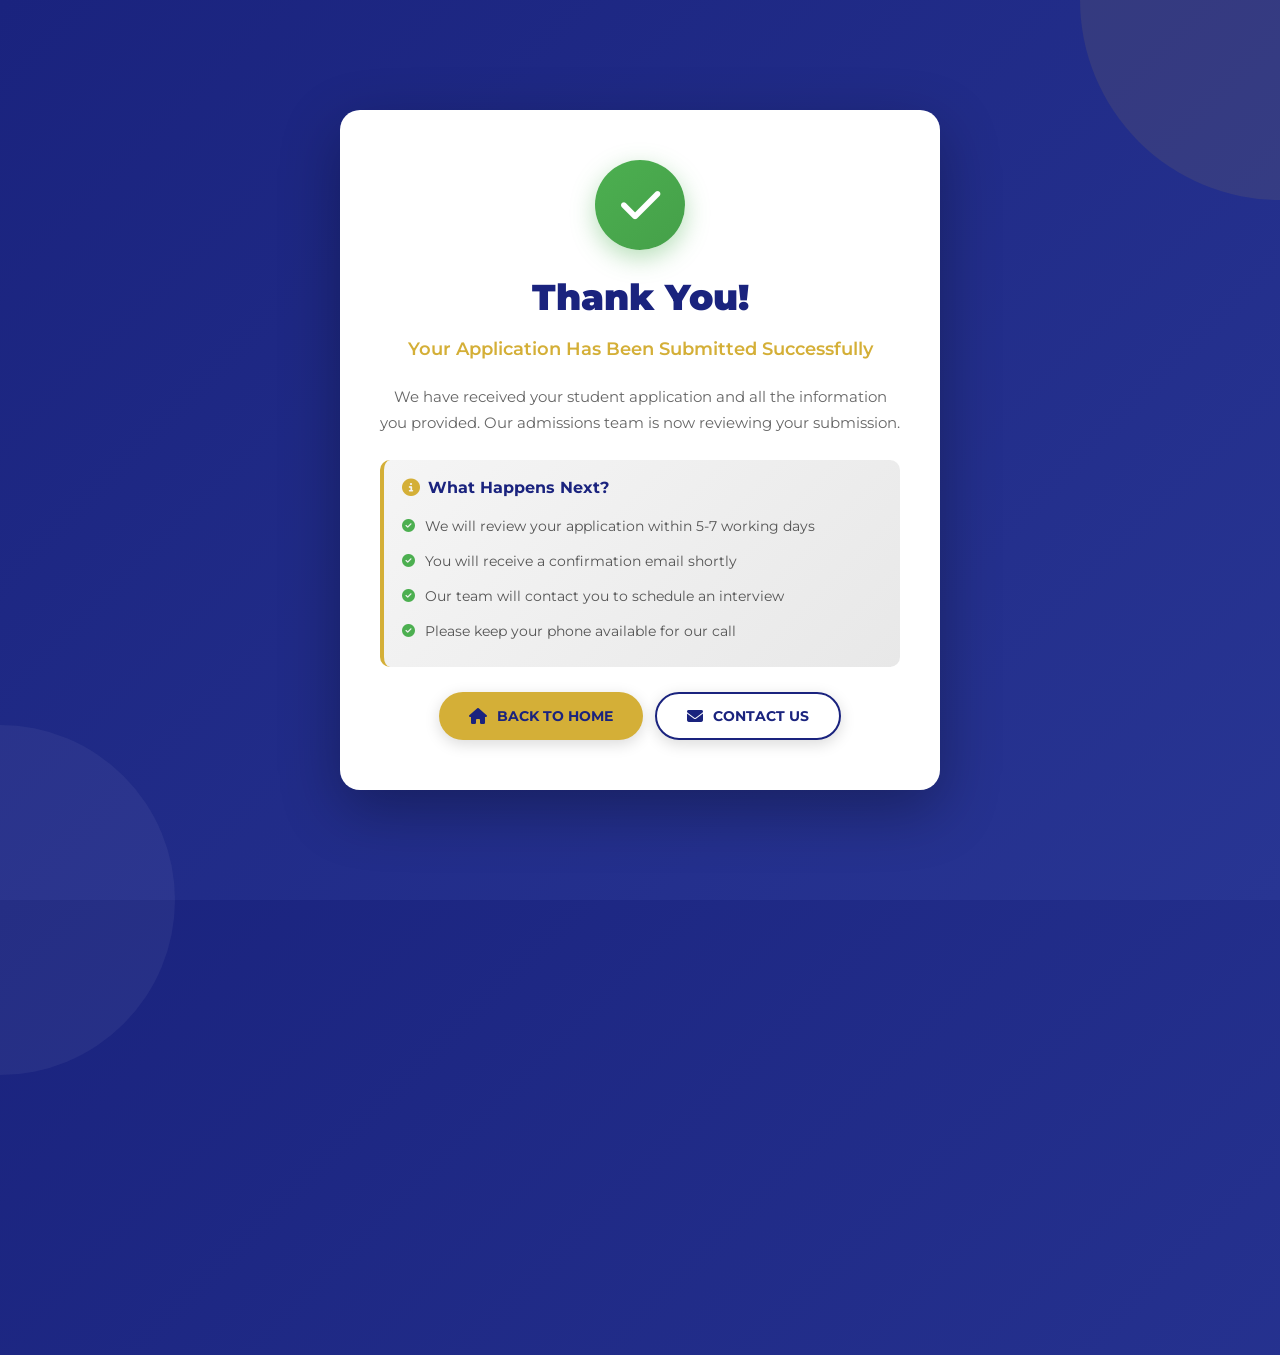
<file: thank-you.html>
<!DOCTYPE html>
<html lang="en">
<head>
    <link rel="stylesheet" href="rtl_styles.css">
    <meta charset="UTF-8">
    <meta name="viewport" content="width=device-width, initial-scale=1.0">
    <title>Thank You - Bristol Language School</title>
    <link rel="icon" type="image/png" href="MY DATA/craiyon_045154_image.png">
    <link rel="preconnect" href="https://fonts.googleapis.com">
    <link href="https://fonts.googleapis.com/css2?family=Montserrat:wght@400;600;700;900&display=swap" rel="stylesheet">
    <link rel="stylesheet" href="https://cdnjs.cloudflare.com/ajax/libs/font-awesome/6.4.0/css/all.min.css">
    
    <style>
        :root {
            --primary-color: #1a237e;
            --secondary-color: #d4af37;
            --white: #ffffff;
            --main-font: 'Montserrat', Arial, sans-serif;
        }

        * {
            margin: 0;
            padding: 0;
            box-sizing: border-box;
        }
        
        body {
            font-family: var(--main-font);
            background: linear-gradient(135deg, var(--primary-color) 0%, #283593 100%);
            min-height: 100vh;
            display: flex;
            align-items: center;
            justify-content: center;
            padding: 20px;
            position: relative;
            overflow-x: hidden;
        }

        body::before {
            content: '';
            position: absolute;
            width: 400px;
            height: 400px;
            background: rgba(212, 175, 55, 0.1);
            border-radius: 50%;
            top: -200px;
            right: -200px;
            animation: float 6s ease-in-out infinite;
        }

        body::after {
            content: '';
            position: absolute;
            width: 350px;
            height: 350px;
            background: rgba(255, 255, 255, 0.05);
            border-radius: 50%;
            bottom: -175px;
            left: -175px;
            animation: float 8s ease-in-out infinite;
        }

        @keyframes float {
            0%, 100% {
                transform: translateY(0);
            }
            50% {
                transform: translateY(-30px);
            }
        }
        
        .thank-you-container {
            background: var(--white);
            border-radius: 20px;
            padding: 50px 40px;
            text-align: center;
            max-width: 600px;
            width: 100%;
            box-shadow: 0 20px 60px rgba(0, 0, 0, 0.3);
            position: relative;
            z-index: 1;
            animation: slideUp 0.8s ease;
        }

        @keyframes slideUp {
            from {
                opacity: 0;
                transform: translateY(50px);
            }
            to {
                opacity: 1;
                transform: translateY(0);
            }
        }
        
        .success-icon {
            width: 90px;
            height: 90px;
            background: linear-gradient(135deg, #4caf50 0%, #45a049 100%);
            border-radius: 50%;
            display: flex;
            align-items: center;
            justify-content: center;
            margin: 0 auto 25px;
            animation: scaleIn 0.6s ease 0.3s both;
            box-shadow: 0 8px 25px rgba(76, 175, 80, 0.4);
            position: relative;
        }

        .success-icon::before {
            content: '';
            position: absolute;
            width: 110px;
            height: 110px;
            border: 3px solid #4caf50;
            border-radius: 50%;
            opacity: 0;
            animation: pulse 2s ease infinite;
        }

        @keyframes pulse {
            0% {
                transform: scale(1);
                opacity: 0.8;
            }
            100% {
                transform: scale(1.3);
                opacity: 0;
            }
        }
        
        .success-icon i {
            font-size: 45px;
            color: var(--white);
        }
        
        @keyframes scaleIn {
            from {
                transform: scale(0) rotate(-180deg);
                opacity: 0;
            }
            to {
                transform: scale(1) rotate(0deg);
                opacity: 1;
            }
        }
        
        h1 {
            color: var(--primary-color);
            font-size: 36px;
            font-weight: 900;
            margin-bottom: 15px;
            animation: fadeIn 0.8s ease 0.5s both;
        }

        @keyframes fadeIn {
            from {
                opacity: 0;
                transform: translateY(20px);
            }
            to {
                opacity: 1;
                transform: translateY(0);
            }
        }
        
        .subtitle {
            color: var(--secondary-color);
            font-size: 18px;
            font-weight: 600;
            margin-bottom: 20px;
            animation: fadeIn 0.8s ease 0.6s both;
        }
        
        p {
            color: #666;
            font-size: 15px;
            line-height: 1.7;
            margin-bottom: 25px;
            animation: fadeIn 0.8s ease 0.7s both;
        }

        .info-box {
            background: linear-gradient(135deg, #f5f5f5 0%, #e8e8e8 100%);
            border-left: 4px solid var(--secondary-color);
            padding: 18px;
            border-radius: 10px;
            margin-bottom: 25px;
            text-align: left;
            animation: fadeIn 0.8s ease 0.8s both;
        }

        .info-box h3 {
            color: var(--primary-color);
            font-size: 16px;
            font-weight: 700;
            margin-bottom: 12px;
            display: flex;
            align-items: center;
            gap: 8px;
        }

        .info-box h3 i {
            color: var(--secondary-color);
            font-size: 18px;
        }

        .info-box ul {
            list-style: none;
            padding: 0;
            margin: 0;
        }

        .info-box li {
            padding: 7px 0;
            color: #555;
            font-size: 14px;
            display: flex;
            align-items: flex-start;
            gap: 10px;
            line-height: 1.5;
        }

        .info-box li i {
            color: #4caf50;
            font-size: 13px;
            margin-top: 3px;
            flex-shrink: 0;
        }
        
        .buttons-container {
            display: flex;
            gap: 12px;
            justify-content: center;
            flex-wrap: wrap;
            animation: fadeIn 0.8s ease 0.9s both;
        }

        .btn {
            padding: 13px 30px;
            border-radius: 50px;
            font-weight: 700;
            font-size: 14px;
            text-decoration: none;
            display: inline-flex;
            align-items: center;
            gap: 10px;
            transition: all 0.3s ease;
            text-transform: uppercase;
            box-shadow: 0 4px 15px rgba(0, 0, 0, 0.15);
        }

        .btn-home {
            background-color: var(--secondary-color);
            color: var(--primary-color);
        }

        .btn-home:hover {
            background-color: var(--primary-color);
            color: var(--secondary-color);
            transform: translateY(-3px);
            box-shadow: 0 6px 20px rgba(26, 35, 126, 0.3);
        }

        .btn-secondary {
            background-color: transparent;
            color: var(--primary-color);
            border: 2px solid var(--primary-color);
        }

        .btn-secondary:hover {
            background-color: var(--primary-color);
            color: var(--white);
            transform: translateY(-3px);
            box-shadow: 0 6px 20px rgba(26, 35, 126, 0.3);
        }

        .btn i {
            font-size: 16px;
        }

        .confetti {
            position: absolute;
            width: 10px;
            height: 10px;
            background: var(--secondary-color);
            animation: confettiFall 3s ease-out forwards;
        }

        @keyframes confettiFall {
            to {
                transform: translateY(100vh) rotate(360deg);
                opacity: 0;
            }
        }
        
        @media (max-width: 768px) {
            .thank-you-container {
                padding: 35px 25px;
                max-width: 500px;
            }
            
            h1 {
                font-size: 30px;
            }

            .subtitle {
                font-size: 16px;
            }
            
            p {
                font-size: 14px;
            }

            .success-icon {
                width: 75px;
                height: 75px;
            }

            .success-icon i {
                font-size: 38px;
            }

            .info-box {
                padding: 15px;
            }

            .info-box h3 {
                font-size: 15px;
            }

            .info-box li {
                font-size: 13px;
            }
        }

        @media (max-width: 480px) {
            body {
                padding: 15px;
            }

            .thank-you-container {
                padding: 30px 20px;
                border-radius: 15px;
            }

            h1 {
                font-size: 26px;
                margin-bottom: 12px;
            }

            .subtitle {
                font-size: 15px;
                margin-bottom: 15px;
            }

            p {
                font-size: 13px;
                margin-bottom: 20px;
            }

            .success-icon {
                width: 70px;
                height: 70px;
                margin-bottom: 20px;
            }

            .success-icon i {
                font-size: 35px;
            }

            .success-icon::before {
                width: 90px;
                height: 90px;
            }

            .info-box {
                padding: 12px;
                margin-bottom: 20px;
            }

            .info-box h3 {
                font-size: 14px;
                margin-bottom: 10px;
            }

            .info-box li {
                font-size: 12px;
                padding: 5px 0;
            }

            .buttons-container {
                flex-direction: column;
                gap: 10px;
            }

            .btn {
                width: 100%;
                justify-content: center;
                font-size: 13px;
                padding: 12px 20px;
            }

            body::before {
                width: 250px;
                height: 250px;
                top: -125px;
                right: -125px;
            }

            body::after {
                width: 200px;
                height: 200px;
                bottom: -100px;
                left: -100px;
            }
        }
    </style>
</head>
<body>
    <div class="thank-you-container">
        <div class="success-icon">
            <i class="fas fa-check"></i>
        </div>
        
        <h1 data-translate="thankYou.title">Thank You!</h1>
        <p class="subtitle" data-translate="thankYou.subtitle">Your Application Has Been Submitted Successfully</p>
        
        <p data-translate="thankYou.message">We have received your student application and all the information you provided. Our admissions team is now reviewing your submission.</p>

        <div class="info-box">
            <h3><i class="fas fa-info-circle"></i> <span data-translate="thankYou.nextSteps">What Happens Next?</span></h3>
            <ul>
                <li><i class="fas fa-check-circle"></i> <span data-translate="thankYou.step1">We will review your application within 5-7 working days</span></li>
                <li><i class="fas fa-check-circle"></i> <span data-translate="thankYou.step2">You will receive a confirmation email shortly</span></li>
                <li><i class="fas fa-check-circle"></i> <span data-translate="thankYou.step3">Our team will contact you to schedule an interview</span></li>
                <li><i class="fas fa-check-circle"></i> <span data-translate="thankYou.step4">Please keep your phone available for our call</span></li>
            </ul>
        </div>
        
        <div class="buttons-container">
            <a href="index.html" class="btn btn-home">
                <i class="fas fa-home"></i>
                <span data-translate="thankYou.backHome">Back to Home</span>
            </a>
            <a href="contact.html" class="btn btn-secondary">
                <i class="fas fa-envelope"></i>
                <span data-translate="thankYou.contactUs">Contact Us</span>
            </a>
        </div>
    </div>

    <script>
        function createConfetti() {
            const colors = ['#d4af37', '#1a237e', '#4caf50', '#ff9800'];
            for (let i = 0; i < 50; i++) {
                setTimeout(() => {
                    const confetti = document.createElement('div');
                    confetti.className = 'confetti';
                    confetti.style.left = Math.random() * 100 + '%';
                    confetti.style.background = colors[Math.floor(Math.random() * colors.length)];
                    confetti.style.animationDelay = Math.random() * 2 + 's';
                    confetti.style.animationDuration = (Math.random() * 2 + 3) + 's';
                    document.body.appendChild(confetti);
                    
                    setTimeout(() => confetti.remove(), 5000);
                }, i * 30);
            }
        }

        window.addEventListener('load', createConfetti);
    </script>
    
    <script src="translations_file.js"></script>
    <script src="language_switcher.js"></script>
</body>
</html>
</file>
<file: rtl_styles.css>
/* rtl-styles.css - دعم اللغة العربية (RTL) */

/* ====================================
   Language Switcher Button
   ==================================== */
.lang-switcher {
    display: flex;
    gap: 8px;
    align-items: center;
    margin-left: 20px;
}

.lang-btn {
    background-color: transparent;
    border: 2px solid var(--secondary-color);
    color: var(--secondary-color);
    padding: 6px 14px;
    border-radius: 20px;
    font-weight: 700;
    font-size: 12px;
    cursor: pointer;
    transition: all 0.3s;
    text-transform: uppercase;
    font-family: var(--main-font);
}

.lang-btn:hover {
    background-color: var(--secondary-color);
    color: var(--primary-color);
}

.lang-btn.active {
    background-color: var(--secondary-color);
    color: var(--primary-color);
}

/* ====================================
   RTL General Styles
   ==================================== */
body.rtl {
    direction: rtl;
    text-align: right;
}

/* RTL - Hero Section */
body.rtl .hero-slider .center-text {
    text-align: center;
}

body.rtl .hero-slider h1,
body.rtl .hero-slider h2,
body.rtl .hero-slider h3 {
    text-align: center;
}

body.rtl .hero-slider .subtitle,
body.rtl .hero-slider .year {
    text-align: center;
}

/* RTL - Page Headers */
body.rtl .page-header {
    text-align: center;
}

body.rtl .page-header h1,
body.rtl .page-header p {
    text-align: center;
}

/* RTL - Intro Sections */
body.rtl .intro-section {
    text-align: center;
}

body.rtl .intro-text {
    text-align: center;
}

/* RTL - Header & Navigation */
body.rtl .header .container {
    flex-direction: row-reverse;
}

/* القائمة تبدأ من اليمين بدون عكس الترتيب */
body.rtl .main-menu ul,
body.rtl .nav-menu,
body.rtl ul.nav-menu,
body.rtl .main-menu > ul {
    /* إلغاء العكس - القائمة تبقى بنفس الترتيب */
    flex-direction: row;
}

body.rtl .main-menu {
    direction: rtl;
    /* محاذاة النص لليمين */
    text-align: right;
}

body.rtl .social-links a {
    margin-left: 0;
    margin-right: 15px;
}

body.rtl .dropdown-menu {
    left: auto;
    right: 0;
}

body.rtl .dropdown-menu a {
    text-align: right;
    padding-right: 20px;
    padding-left: 12px;
}

body.rtl .dropdown-menu a:hover {
    padding-right: 25px;
    padding-left: 12px;
}

body.rtl .dropdown > a i {
    margin-left: 5px;
    margin-right: 0;
}

body.rtl .lang-switcher {
    margin-left: 0;
    margin-right: 20px;
}

/* RTL - Top Bar */
body.rtl .top-bar .container {
    flex-direction: row-reverse;
}

/* ترتيب عناصر Top Bar في العربي */
body.rtl .top-bar .social-links {
    order: 1;
}

body.rtl .top-bar .slogan {
    order: 2;
}

body.rtl .top-bar .lang-switcher {
    order: 3;
}

/* RTL - Footer */
body.rtl .footer-widgets .container {
    direction: rtl;
}

body.rtl .footer-col {
    text-align: right;
}

body.rtl .footer-col h4 {
    text-align: right;
}

body.rtl .footer-col p {
    text-align: right;
}

body.rtl .footer-col .address {
    text-align: right;
}

body.rtl .footer-col p i {
    margin-right: 0;
    margin-left: 10px;
}

body.rtl .address i {
    margin-right: 0;
    margin-left: 8px;
}

body.rtl .footer-bottom .container {
    flex-direction: row-reverse;
}

body.rtl .footer-bottom p {
    text-align: right;
}

body.rtl .footer-social a {
    margin-left: 0;
    margin-right: 15px;
}

body.rtl .social-icons {
    flex-direction: row-reverse;
    justify-content: flex-end;
}

/* RTL - Info Sections */
body.rtl .info-content {
    text-align: right;
}

body.rtl .info-text {
    text-align: right;
}

body.rtl .info-text h2 {
    text-align: right;
}

body.rtl .location-details {
    text-align: right;
}

body.rtl .location-item {
    /* الأيقونة على اليمين والنص على الشمال */
    flex-direction: row;
    text-align: right;
}

body.rtl .location-item div {
    text-align: right;
}

body.rtl .location-item h4 {
    text-align: right;
}

body.rtl .location-item p {
    text-align: right;
}

body.rtl .location-item i {
    /* الأيقونة على اليمين */
    margin-right: 0;
    margin-left: 20px;
    order: 2;
}

body.rtl .location-item > div {
    order: 1;
    flex: 1;
}

body.rtl .location-item:hover {
    transform: translateX(-10px);
}

body.rtl .content-box:hover {
    transform: translateX(-10px);
}

body.rtl .content-box {
    border-left: none;
    border-right: 5px solid var(--secondary-color);
}

body.rtl .info-box {
    border-left: none;
    border-right: 4px solid var(--secondary-color);
    text-align: right;
}

/* RTL - Feature Items */
body.rtl .feature-item {
    text-align: center;
}

body.rtl .who-features {
    text-align: center;
}

body.rtl .who-content {
    text-align: right;
}

body.rtl .who-content p {
    text-align: right;
}

body.rtl .about-intro {
    text-align: center;
}

body.rtl .section-title {
    text-align: center;
}

body.rtl .method-item {
    flex-direction: row-reverse;
    text-align: right;
    border-left: none;
    border-right: 4px solid var(--secondary-color);
}

body.rtl .method-item:hover {
    transform: translateX(-10px);
}

/* RTL - Value Items */
body.rtl .value-item {
    text-align: center;
}

/* RTL - Forms */
body.rtl .form-group {
    text-align: right;
}

body.rtl .form-group label {
    text-align: right;
}

body.rtl .form-group input,
body.rtl .form-group textarea,
body.rtl .form-group select {
    text-align: right;
    direction: rtl;
}

body.rtl .form-group label .required {
    margin-left: 0;
    margin-right: 3px;
}

/* RTL - Buttons */
body.rtl .slide-buttons {
    flex-direction: row-reverse;
    justify-content: center;
}

body.rtl .cta-buttons {
    flex-direction: row-reverse;
    justify-content: center;
}

body.rtl .btn i {
    margin-left: 0;
    margin-right: 10px;
}

body.rtl .btn-cta i,
body.rtl .btn-secondary i,
body.rtl .submit-btn i {
    margin-left: 0;
    margin-right: 10px;
}

body.rtl .btn-apply {
    text-align: center;
}

body.rtl .buttons-container {
    flex-direction: row-reverse;
    justify-content: center;
}

/* RTL - Gallery & Images */
body.rtl .gallery-categories {
    flex-direction: row-reverse;
    justify-content: center;
}

body.rtl .category-btn {
    text-align: center;
}

body.rtl .gallery-item {
    text-align: center;
}

body.rtl .faq-categories {
    flex-direction: row-reverse;
    justify-content: center;
}

body.rtl .category-tab {
    text-align: center;
}

/* RTL - Assessment List */
body.rtl .assessment-list li {
    flex-direction: row-reverse;
    text-align: right;
}

body.rtl .assessment-list li:hover {
    transform: translateX(-10px);
}

/* RTL - Info Card */
body.rtl .info-card {
    /* الأيقونة على اليمين والنص على الشمال */
    flex-direction: row;
    text-align: right;
}

body.rtl .info-card .info-icon {
    order: 2;
    margin-left: 20px;
    margin-right: 0;
}

body.rtl .info-card .info-content {
    order: 1;
    flex: 1;
}

body.rtl .info-card:hover {
    transform: translateX(-10px);
}

/* RTL - Subject Cards */
body.rtl .subject-card {
    text-align: center;
}

/* RTL - Stage Cards */
body.rtl .stage-card {
    text-align: center;
}

/* RTL - Position Cards */
body.rtl .position-card {
    text-align: center;
}

body.rtl .position-card .requirements li::before {
    margin-left: 5px;
    margin-right: 0;
}

/* RTL - FAQ Items */
body.rtl .faq-question {
    flex-direction: row-reverse;
}

body.rtl .faq-question h3 {
    text-align: right;
}

body.rtl .faq-icon {
    margin-right: 0;
    margin-left: auto;
}

body.rtl .faq-answer-content {
    text-align: right;
}

body.rtl .faq-answer-content p {
    text-align: right;
}

body.rtl .faq-answer-content ul {
    margin-left: 0;
    margin-right: 20px;
}

body.rtl .faq-answer-content ul li {
    text-align: right;
}

body.rtl .faq-cta {
    text-align: center;
}

body.rtl .faq-cta h2,
body.rtl .faq-cta p {
    text-align: center;
}

/* RTL - Back Buttons */
body.rtl .back-to-top {
    right: auto;
    left: 30px;
}

body.rtl .back-to-home {
    right: auto;
    left: 90px;
}

/* RTL - File Upload */
body.rtl .file-upload-label {
    flex-direction: row-reverse;
}

/* RTL - Checkbox */
body.rtl .checkbox-group {
    flex-direction: row-reverse;
    text-align: right;
}

/* RTL - Thank You Pages */
body.rtl .info-box ul,
body.rtl .info-box li {
    text-align: right;
    direction: rtl;
}

body.rtl .info-box li {
    flex-direction: row-reverse;
}

body.rtl .info-box h3 {
    flex-direction: row-reverse;
    justify-content: flex-start;
}

body.rtl .info-box h3 i {
    margin-right: 0;
    margin-left: 8px;
}

body.rtl .info-box li i {
    margin-right: 0;
    margin-left: 10px;
}

body.rtl .highlight-box p {
    flex-direction: row-reverse;
}

body.rtl .thank-you-container {
    text-align: center;
}

body.rtl .thank-you-container h1,
body.rtl .thank-you-container .subtitle {
    text-align: center;
}

body.rtl .thank-you-container p {
    text-align: center;
}

/* RTL - Location Section Grid */
body.rtl .location-section .info-content {
    direction: rtl;
    /* عكس ترتيب الـ grid - الخريطة تيجي الأول (يمين) والنص يجي تاني (شمال) */
}

body.rtl .location-section .info-text {
    order: 2;
}

body.rtl .location-section .map-container {
    order: 1;
}

/* RTL - Mobile Menu */
@media (max-width: 1024px) {
    body.rtl .main-menu {
        left: auto;
        right: -100%;
        box-shadow: -2px 0 10px rgba(0,0,0,0.3);
    }
    
    body.rtl .main-menu.active {
        left: auto;
        right: 0;
    }
    
    body.rtl .nav-menu,
    body.rtl .main-menu ul,
    body.rtl .main-menu > ul {
        flex-direction: column;
        display: flex !important;
        width: 100%;
    }
    
    body.rtl .main-menu li {
        width: 100%;
    }
    
    body.rtl .main-menu a {
        text-align: right;
        padding-right: 20px;
        padding-left: 15px;
    }
    
    body.rtl .dropdown-menu {
        text-align: right;
    }
    
    body.rtl .dropdown-menu a {
        padding-right: 40px;
        padding-left: 20px;
        text-align: right;
    }
    
    body.rtl .mobile-menu-toggle {
        order: -1;
    }
    
    body.rtl .logo {
        order: 1;
    }
    
    body.rtl .btn-apply {
        order: 0;
    }
    
    /* إصلاح ترتيب النص والأيقونة في الـ dropdown */
    body.rtl .dropdown > a {
        display: flex;
        justify-content: space-between;
        align-items: center;
        flex-direction: row-reverse;
        text-align: right;
    }
    
    body.rtl .dropdown > a span {
        flex: 1;
        text-align: right;
    }
    
    body.rtl .dropdown > a i {
        margin-left: 0;
        margin-right: 10px;
        flex-shrink: 0;
    }
    
    /* Apply Now button في الموبايل */
    body.rtl .btn-apply.mobile-only {
        text-align: center;
        margin: 20px;
    }
}

/* RTL - Mobile Specific */
@media (max-width: 768px) {
    body.rtl .back-to-top {
        left: 20px;
        right: auto;
    }
    
    body.rtl .back-to-home {
        left: 75px;
        right: auto;
    }
    
    body.rtl .social-links {
        flex-direction: row-reverse;
    }
    
    body.rtl .footer-bottom .container {
        flex-direction: column;
        text-align: center;
    }
    
    body.rtl .footer-bottom p {
        text-align: center;
    }
    
    body.rtl .footer-social {
        justify-content: center;
    }
    
    body.rtl .footer-col {
        text-align: center;
    }
    
    body.rtl .footer-col h4,
    body.rtl .footer-col p {
        text-align: center;
    }
    
    body.rtl .social-icons {
        justify-content: center;
    }
}

/* ====================================
   RTL - Form Placeholders & Inputs
   ==================================== */
body.rtl input::placeholder,
body.rtl textarea::placeholder,
body.rtl select::placeholder {
    text-align: right;
}

/* RTL - Better Touch Targets for Mobile */
@media (max-width: 768px) {
    body.rtl .btn,
    body.rtl .lang-btn,
    body.rtl button {
        min-height: 44px;
        min-width: 44px;
    }
}
</file>
<file: style.css>
/* ====================================
   CSS Variables
   ==================================== */
:root {
    --primary-color: #1a237e;
    --secondary-color: #d4af37;
    --text-color: #333333;
    --light-gray: #f5f5f5;
    --dark-gray: #262626;
    --white: #ffffff;
    --main-font: 'Montserrat', Arial, sans-serif;
}

/* ====================================
   Reset & Base
   ==================================== */
* {
    margin: 0;
    padding: 0;
    box-sizing: border-box;
}

body {
    font-family: var(--main-font);
    color: var(--text-color);
    line-height: 1.6;
    font-size: 15px;
}

.container {
    max-width: 1200px;
    margin: 0 auto;
    padding: 0 20px;
}

img {
    max-width: 100%;
    height: auto;
}

a {
    text-decoration: none;
    color: inherit;
    transition: all 0.3s ease;
}

/* ====================================
   Top Bar
   ==================================== */
.top-bar {
    background-color: var(--primary-color);
    color: var(--white);
    padding: 10px 0;
}

.top-bar .container {
    display: flex;
    justify-content: space-between;
    align-items: center;
}

.slogan {
    font-size: 16px;
    text-transform: uppercase;
    font-weight: 600;
    color: var(--secondary-color);
}

.social-links a {
    color: var(--secondary-color);
    margin-left: 15px;
    font-size: 18px;
}

.social-links a:hover {
    color: var(--white);
}

/* ====================================
   Header
   ==================================== */
.header {
    background-color: var(--white);
    box-shadow: 0 2px 5px rgba(0,0,0,0.1);
    position: sticky;
    top: 0;
    z-index: 1000;
}

.header .container {
    display: flex;
    justify-content: space-between;
    align-items: center;
    padding: 2px 10px;
    gap: 40px;
}

.logo {
    flex-shrink: 0;
    display: flex;
    align-items: center;
}

.logo img {
    height: 120px;
    width: auto;
    object-fit: contain;
    transition: transform 0.3s ease;
}

.logo img:hover {
    transform: scale(1.05);
}

/* Main Menu */
.main-menu {
    flex: 1;
    display: flex;
    justify-content: center;
}

.main-menu ul {
    display: flex;
    list-style: none;
    gap: 30px;
    margin: 0;
    padding: 0;
    align-items: center;
}

.main-menu li {
    margin: 0;
    padding: 0;
}

.main-menu a {
    text-transform: uppercase;
    font-weight: 600;
    font-size: 14px;
    padding: 10px 5px;
    position: relative;
    color: var(--primary-color);
    white-space: nowrap;
    display: inline-block;
}

.main-menu a:hover,
.main-menu a.active {
    color: var(--secondary-color);
}

.main-menu a::after {
    content: '';
    position: absolute;
    bottom: 5px;
    left: 0;
    width: 0;
    height: 2px;
    background-color: var(--secondary-color);
    transition: width 0.3s ease;
}

.main-menu a:hover::after,
.main-menu a.active::after {
    width: 100%;
}

/* Dropdown Menu */
.dropdown {
    position: relative;
}

.dropdown > a i {
    font-size: 10px;
    margin-left: 5px;
    transition: transform 0.3s ease;
}

.dropdown:hover > a i {
    transform: rotate(180deg);
}

.dropdown-menu {
    position: absolute;
    top: 100%;
    left: 0;
    background-color: var(--white);
    box-shadow: 0 5px 15px rgba(0,0,0,0.15);
    border-radius: 8px;
    min-width: 180px;
    opacity: 0;
    visibility: hidden;
    transform: translateY(-10px);
    transition: all 0.3s ease;
    list-style: none;
    padding: 10px 0;
    margin: 0;
    z-index: 100;
}

.dropdown:hover .dropdown-menu {
    opacity: 1;
    visibility: visible;
    transform: translateY(0);
}

.dropdown-menu li {
    margin: 0;
}

.dropdown-menu a {
    display: block;
    padding: 12px 20px;
    color: var(--primary-color);
    font-size: 13px;
    text-transform: uppercase;
    font-weight: 600;
    transition: all 0.3s ease;
}

.dropdown-menu a::after {
    display: none;
}

.dropdown-menu a:hover {
    background-color: var(--secondary-color);
    color: var(--primary-color);
    padding-left: 25px;
}

/* Apply Button */
.btn-apply {
    background-color: var(--secondary-color);
    color: var(--primary-color);
    padding: 12px 28px;
    border-radius: 200px;
    font-weight: 700;
    font-size: 12px;
    text-transform: uppercase;
    white-space: nowrap;
    flex-shrink: 0;
    display: inline-block;
    line-height: 1;
}

.btn-apply:hover {
    background-color: var(--primary-color);
    color: var(--secondary-color);
    border: 2px solid var(--secondary-color);
    padding: 10px 26px;
}

.btn-apply.mobile-only {
    display: none;
}

.btn-apply.desktop-only {
    display: inline-block;
}

/* Mobile Menu Toggle */
.mobile-menu-toggle {
    display: none;
    background: none;
    border: none;
    font-size: 24px;
    color: var(--primary-color);
    cursor: pointer;
    flex-shrink: 0;
}

/* Menu Overlay */
.menu-overlay {
    position: fixed;
    inset: 0;
    background: rgba(0,0,0,0.5);
    z-index: 998;
    opacity: 0;
    visibility: hidden;
    transition: all 0.3s;
}

.menu-overlay.active {
    opacity: 1;
    visibility: visible;
}

/* ====================================
   Hero Slider with Video
   ==================================== */
.hero-slider {
    position: relative;
    height: 700px;
    overflow: hidden;
}

.slide {
    position: absolute;
    width: 100%;
    height: 100%;
    opacity: 0;
    transition: opacity 1s ease;
}

.slide.active {
    opacity: 1;
}

.slide img {
    width: 100%;
    height: 100%;
    object-fit: cover;
}

.hero-video {
    position: absolute;
    top: 0;
    left: 0;
    width: 100%;
    height: 100%;
    object-fit: cover;
}

.video-overlay {
    position: absolute;
    top: 0;
    left: 0;
    width: 100%;
    height: 100%;
    background: linear-gradient(to bottom, rgba(26, 35, 126, 0.5), rgba(26, 35, 126, 0.7));
}

.slide-content {
    position: absolute;
    top: 50%;
    left: 50%;
    transform: translate(-50%, -50%);
    text-align: center;
    color: var(--white);
    width: 95%;
    max-width: 900px;
}

.center-text h2 {
    font-size: 21px;
    font-weight: 600;
    text-transform: uppercase;
    border-bottom: 3px solid var(--secondary-color);
    display: inline-block;
    padding-bottom: 10px;
    margin-bottom: 15px;
    color: var(--secondary-color);
}

.center-text h1 {
    font-size: 82px;
    font-weight: 900;
    line-height: 1;
    margin-bottom: 10px;
    text-shadow: 2px 2px 8px rgba(0,0,0,0.5);
    color: var(--white);
}

.center-text h3 {
    font-size: 35px;
    font-weight: 600;
    margin-bottom: 20px;
    color: var(--white);
}

.center-text .year {
    font-size: 33px;
    font-weight: 900;
    color: var(--primary-color);
    background-color: var(--secondary-color);
    display: inline-block;
    padding: 10px 30px;
    margin-bottom: 15px;
    border-radius: 10px;
}

.center-text .subtitle {
    font-size: 16px;
    font-weight: 600;
    margin-bottom: 25px;
    text-shadow: 1px 1px 4px rgba(0,0,0,0.5);
    color: var(--secondary-color);
}

.slide-buttons {
    display: flex;
    gap: 15px;
    justify-content: center;
    flex-wrap: wrap;
}

.btn-secondary {
    background-color: transparent;
    color: var(--white);
    border: 2px solid var(--secondary-color);
    padding: 12px 30px;
    border-radius: 50px;
    font-weight: 700;
    text-transform: uppercase;
    display: inline-flex;
    align-items: center;
    gap: 10px;
}

.btn-secondary:hover {
    background-color: var(--secondary-color);
    color: var(--primary-color);
    border-color: var(--secondary-color);
    transform: translateY(-2px);
    box-shadow: 0 5px 15px rgba(0,0,0,0.3);
}

/* Slider Dots */
.slider-dots {
    position: absolute;
    bottom: 30px;
    left: 50%;
    transform: translateX(-50%);
    display: flex;
    gap: 10px;
}

.dot {
    width: 12px;
    height: 12px;
    border-radius: 50%;
    background-color: rgba(255,255,255,0.5);
    cursor: pointer;
    transition: background-color 0.3s;
    border: 2px solid var(--secondary-color);
}

.dot.active,
.dot:hover {
    background-color: var(--secondary-color);
}

/* ====================================
   About Intro
   ==================================== */
.about-intro {
    background: linear-gradient(135deg, var(--primary-color) 0%, #283593 100%);
    padding: 60px 20px;
    text-align: center;
}

.about-intro .icon {
    font-size: 60px;
    color: var(--secondary-color);
    margin-bottom: 20px;
}

.about-intro h2 {
    font-size: 30px;
    font-weight: 700;
    color: var(--white);
    margin-bottom: 10px;
}

.about-intro h4 {
    font-size: 21px;
    font-weight: 500;
    color: var(--secondary-color);
}

/* ====================================
   Info Sections
   ==================================== */
.info-section {
    padding: 80px 20px;
    background-color: var(--white);
}

.info-section:nth-child(even) {
    background-color: var(--light-gray);
}

.section-title {
    font-size: 48px;
    font-weight: 700;
    color: var(--primary-color);
    margin-bottom: 50px;
    text-align: center;
    position: relative;
    display: inline-block;
    width: 100%;
}

.section-title::after {
    content: '';
    position: absolute;
    bottom: -10px;
    left: 50%;
    transform: translateX(-50%);
    width: 100px;
    height: 4px;
    background-color: var(--secondary-color);
}

/* Who We Are - Static Image */
.who-static-image {
    margin-bottom: 30px;
    border-radius: 15px;
    overflow: hidden;
    box-shadow: 0 10px 30px rgba(0,0,0,0.15);
}

.who-static-image img {
    width: 100%;
    height: auto;
    display: block;
}

/* Who We Are - Content */
.who-content {
    max-width: 900px;
    margin: 0 auto 50px;
    text-align: center;
    padding: 0 20px;
}

.who-content p {
    font-size: 16px;
    line-height: 1.8;
    margin-bottom: 20px;
    color: var(--text-color);
}

/* Who We Are - Slider - UPDATED FOR BETTER MOBILE & DESKTOP */
.who-slider {
    position: relative;
    border-radius: 15px;
    overflow: hidden;
    box-shadow: 0 10px 30px rgba(0,0,0,0.15);
    background-color: var(--primary-color);
    max-width: 900px;
    margin: 0 auto 50px;
    height: 600px; /* تقليل الارتفاع على الديسكتوب */
}

.who-slider-wrapper {
    position: relative;
    width: 100%;
    height: 100%;
}

.who-slide {
    position: absolute;
    top: 0;
    left: 0;
    width: 100%;
    height: 100%;
    opacity: 0;
    visibility: hidden;
    transition: opacity 1.2s ease-in-out, visibility 0s 1.2s; /* تبطيء الانتقال */
    z-index: 1;
}

.who-slide.active {
    opacity: 1;
    visibility: visible;
    transition: opacity 1.2s ease-in-out, visibility 0s 0s;
    z-index: 2;
}

.who-slide img {
    width: 100%;
    height: 100%;
    object-fit: contain;
    display: block;
}

.who-slider-dots {
    position: absolute;
    bottom: 20px;
    left: 50%;
    transform: translateX(-50%);
    display: flex;
    gap: 10px;
    z-index: 10;
}

.who-dot {
    width: 14px;
    height: 14px;
    border-radius: 50%;
    background-color: rgba(255, 255, 255, 0.5);
    border: 2px solid var(--secondary-color);
    cursor: pointer;
    transition: all 0.3s ease;
}

.who-dot:hover,
.who-dot.active {
    background-color: var(--secondary-color);
    transform: scale(1.3);
    box-shadow: 0 0 10px var(--secondary-color);
}

/* Who We Are - Features */
.who-features {
    display: grid;
    grid-template-columns: repeat(3, 1fr);
    gap: 25px;
    margin-top: 50px;
}

.feature-item {
    text-align: center;
    padding: 30px 20px;
    background-color: var(--light-gray);
    border-radius: 10px;
    transition: all 0.4s ease;
    border: 2px solid transparent;
}

.feature-item:hover {
    transform: translateY(-10px);
    box-shadow: 0 10px 25px rgba(0,0,0,0.1);
    border-color: var(--secondary-color);
    background-color: var(--white);
}

.feature-item i {
    font-size: 45px;
    color: var(--secondary-color);
    margin-bottom: 15px;
    display: block;
    transition: all 0.3s ease;
}

.feature-item:hover i {
    transform: scale(1.1);
    color: var(--primary-color);
}

.feature-item h4 {
    font-size: 18px;
    font-weight: 700;
    color: var(--primary-color);
    margin-bottom: 10px;
}

.feature-item p {
    font-size: 14px;
    line-height: 1.6;
    color: var(--text-color);
    margin: 0;
}

/* ====================================
   Location Section
   ==================================== */
.location-section .info-content {
    display: grid;
    grid-template-columns: 1fr 1fr;
    gap: 40px;
    align-items: start;
}

.info-text {
    display: flex;
    flex-direction: column;
    justify-content: flex-start;
}

.info-text h2 {
    font-size: 48px;
    font-weight: 700;
    color: var(--primary-color);
    margin-bottom: 30px;
}

.location-details {
    margin-top: 30px;
}

.location-item {
    display: flex;
    gap: 20px;
    margin-bottom: 25px;
    padding: 20px;
    background-color: var(--light-gray);
    border-radius: 10px;
    box-shadow: 0 3px 10px rgba(0,0,0,0.08);
    transition: all 0.3s ease;
}

.location-item:hover {
    transform: translateX(10px);
    box-shadow: 0 5px 20px rgba(0,0,0,0.12);
}

.location-item i {
    font-size: 28px;
    color: var(--secondary-color);
    min-width: 30px;
}

.location-item h4 {
    color: var(--primary-color);
    font-size: 18px;
    font-weight: 700;
    margin-bottom: 5px;
}

.location-item p {
    margin: 0;
    font-size: 15px;
    line-height: 1.6;
}

/* Map Container */
.map-container {
    position: relative;
    border-radius: 15px;
    overflow: hidden;
    box-shadow: 0 10px 30px rgba(0,0,0,0.15);
    background-color: var(--light-gray);
    min-height: 500px;
    width: 100%;
}

.map-container iframe {
    display: block;
    width: 100%;
    height: 100%;
    min-height: 500px;
}

.map-container:hover {
    box-shadow: 0 15px 40px rgba(0,0,0,0.2);
}

/* ====================================
   Footer
   ==================================== */
.footer-widgets {
    background-color: var(--primary-color);
    padding: 50px 20px;
}

.footer-widgets .container {
    display: grid;
    grid-template-columns: repeat(3, 1fr);
    gap: 40px;
}

.footer-col h4 {
    color: var(--secondary-color);
    font-size: 27px;
    font-weight: 900;
    margin-bottom: 20px;
}

.footer-col p {
    color: rgba(255,255,255,0.8);
    line-height: 1.8;
    margin-bottom: 15px;
}

.social-icons {
    display: flex;
    gap: 15px;
    margin-bottom: 20px;
}

.social-icons a {
    width: 40px;
    height: 40px;
    background-color: var(--secondary-color);
    color: var(--primary-color);
    display: flex;
    align-items: center;
    justify-content: center;
    border-radius: 50%;
    font-size: 18px;
}

.social-icons a:hover {
    background-color: var(--white);
    transform: scale(1.1);
}

.footer-bottom {
    background-color: #0d1647;
    color: var(--white);
    padding: 20px;
    text-align: center;
}

.footer-bottom .container {
    display: flex;
    justify-content: space-between;
    align-items: center;
}

.footer-social a {
    color: var(--secondary-color);
    margin-left: 15px;
    font-size: 18px;
}

.footer-social a:hover {
    color: var(--white);
}

/* ====================================
   Scroll Animations
   ==================================== */
.scroll-animate {
    opacity: 0;
    transform: translateY(50px);
    transition: all 0.8s cubic-bezier(0.4, 0, 0.2, 1);
}

.scroll-animate.animate-in {
    opacity: 1;
    transform: translateY(0);
}

.about-intro .icon.scroll-animate {
    transform: scale(0) rotate(-180deg);
    transition: all 1s cubic-bezier(0.34, 1.56, 0.64, 1);
}

.about-intro .icon.scroll-animate.animate-in {
    transform: scale(1) rotate(0deg);
}

/* ====================================
   Back to Top Button - UPDATED FOR MOBILE
   ==================================== */
.back-to-top {
    position: fixed;
    bottom: 30px;
    right: 30px;
    background-color: var(--secondary-color);
    color: var(--primary-color);
    width: 50px;
    height: 50px;
    display: flex;
    align-items: center;
    justify-content: center;
    border-radius: 50%;
    font-size: 20px;
    opacity: 0;
    visibility: hidden;
    transition: all 0.3s;
    box-shadow: 0 4px 10px rgba(0,0,0,0.2);
    z-index: 999;
}

.back-to-top.show {
    opacity: 1;
    visibility: visible;
}

.back-to-top:hover {
    background-color: var(--primary-color);
    color: var(--secondary-color);
    transform: translateY(-5px);
}

/* ====================================
   Back to Home Button (Mobile Only)
   ==================================== */
.back-to-home {
    position: fixed;
    bottom: 30px;
    right: 90px;
    background-color: var(--primary-color);
    color: var(--secondary-color);
    width: 50px;
    height: 50px;
    display: none;
    align-items: center;
    justify-content: center;
    border-radius: 50%;
    font-size: 20px;
    opacity: 0;
    visibility: hidden;
    transition: all 0.3s;
    box-shadow: 0 4px 10px rgba(0,0,0,0.2);
    z-index: 999;
}

.back-to-home.show {
    opacity: 1;
    visibility: visible;
}

.back-to-home:hover {
    background-color: var(--secondary-color);
    color: var(--primary-color);
    transform: translateY(-5px);
}

/* ====================================
   RESPONSIVE DESIGN
   ==================================== */

/* Tablet */
@media (max-width: 1024px) {
    .btn-apply.desktop-only {
        display: none;
    }
    
    .btn-apply.mobile-only {
        display: block;
        margin: 20px;
        text-align: center;
        width: calc(100% - 40px);
    }
    
    .mobile-menu-toggle {
        display: block;
        z-index: 1001;
    }
    
    .main-menu {
        position: fixed;
        top: 0;
        left: -100%;
        width: 280px;
        height: 100vh;
        background-color: var(--white);
        box-shadow: 2px 0 10px rgba(0,0,0,0.3);
        transition: left 0.3s ease;
        z-index: 999;
        overflow-y: auto;
        padding-top: 80px;
        display: block;
    }
    
    .main-menu.active {
        left: 0;
    }
    
    .main-menu ul {
        flex-direction: column;
        gap: 0;
        width: 100%;
    }
    
    .main-menu li {
        width: 100%;
        border-bottom: 1px solid #eee;
    }
    
    .main-menu a {
        display: block;
        padding: 15px 20px;
        width: 100%;
    }
    
    .main-menu a:hover {
        background-color: var(--light-gray);
    }
    
    /* FIXED: Dropdown في الموبايل - مخفي افتراضياً */
    .dropdown-menu {
        position: static;
        opacity: 1;
        visibility: visible;
        transform: none;
        box-shadow: none;
        background: var(--light-gray);
        display: none; /* مخفي افتراضياً */
        padding: 0;
        border-radius: 0;
        max-height: 0;
        overflow: hidden;
        transition: max-height 0.3s ease;
    }
    
    /* يظهر فقط عند إضافة active class */
    .dropdown.active .dropdown-menu {
        display: block;
        max-height: 300px;
    }
    
    .dropdown-menu li {
        border-bottom: 1px solid #ddd;
    }
    
    .dropdown-menu a {
        padding: 12px 20px 12px 40px;
        font-size: 14px;
    }
    
    .who-features,
    .footer-widgets .container {
        grid-template-columns: 1fr;
    }
    
    .location-section .info-content {
        grid-template-columns: 1fr;
    }
    
    .who-slider {
        height: 500px; /* تصغير على التابلت */
    }
}

/* Mobile */
@media (max-width: 768px) {
    .top-bar {
        padding: 8px 0;
    }
    
    .top-bar .container {
        padding: 0 15px;
        gap: 10px;
    }
    
    .slogan {
        font-size: 9px;
        white-space: normal;
        line-height: 1.3;
        max-width: 58%;
    }
    
    .social-links {
        display: flex;
        gap: 5px;
        align-items: center;
    }
    
    .social-links a {
        font-size: 17px;
        margin-left: 0;
        width: 34px;
        height: 34px;
        display: inline-flex;
        align-items: center;
        justify-content: center;
    }
    
    .header .container {
        padding: 5px 10px;
    }
    
    .logo img {
        height: 70px;
    }
    
    .mobile-menu-toggle {
        font-size: 22px;
    }
    
    .section-title {
        font-size: 36px;
    }
    
    .hero-slider {
        height: 100vh;
        min-height: 500px;
    }
    
    .center-text h1 {
        font-size: 50px;
    }
    
    .center-text h2 {
        font-size: 18px;
    }
    
    .center-text h3 {
        font-size: 25px;
    }
    
    .center-text .year {
        font-size: 24px;
    }
    
    /* UPDATED: تحسين السلايدر على الموبايل */
    .who-slider {
        height: 400px; /* ارتفاع معقول على الموبايل */
        margin-bottom: 30px;
    }
    
    .who-slider-dots {
        bottom: 15px;
    }
    
    .who-dot {
        width: 12px;
        height: 12px;
    }
    
    .map-container,
    .map-container iframe {
        min-height: 350px;
    }
    
    .info-section {
        padding: 40px 15px;
    }
    
    .footer-bottom .container {
        flex-direction: column;
        gap: 15px;
    }
    
    /* UPDATED: Back to Top & Back to Home على الموبايل */
    .back-to-top {
        bottom: 20px;
        right: 20px;
        width: 45px;
        height: 45px;
        font-size: 18px;
    }
    
    .back-to-home {
        display: flex;
        bottom: 75px;
        right: 20px;
        width: 45px;
        height: 45px;
        font-size: 18px;
    }
}

/* Small Mobile */
@media (max-width: 480px) {
    .hero-slider {
        height: 400px;
    }
    
    .center-text h1 {
        font-size: 36px;
    }
    
    .center-text h2 {
        font-size: 14px;
    }
    
    .center-text h3 {
        font-size: 18px;
    }
    
    .center-text .year {
        font-size: 20px;
        padding: 8px 20px;
    }
    
    .who-slider {
        height: 350px;
    }
    
    .slide-buttons {
        flex-direction: column;
    }
    
    .btn-secondary {
        width: 100%;
        justify-content: center;
    }
}

/* Accessibility */
@media (prefers-reduced-motion: reduce) {
    .scroll-animate,
    * {
        transition: none !important;
        animation: none !important;
    }
}
/* Lightbox */
.lightbox {
    display: none;
    position: fixed;
    z-index: 9999;
    left: 0;
    top: 0;
    width: 100%;
    height: 100%;
    background-color: rgba(0,0,0,0.95);
    align-items: center;
    justify-content: center;
}

.lightbox.active {
    display: flex;
}

.lightbox-content {
    position: relative;
    max-width: 90%;
    max-height: 90%;
}

.lightbox-content img {
    width: 100%;
    height: 100%;
    object-fit: contain;
}

.lightbox-close {
    position: absolute;
    top: -40px;
    right: 0;
    color: var(--secondary-color);
    font-size: 35px;
    font-weight: bold;
    cursor: pointer;
    background: var(--white);
    width: 40px;
    height: 40px;
    border-radius: 50%;
    display: flex;
    align-items: center;
    justify-content: center;
    transition: all 0.3s;
}

.lightbox-close:hover {
    background: var(--secondary-color);
    color: var(--primary-color);
    transform: rotate(90deg);
}
</file>
